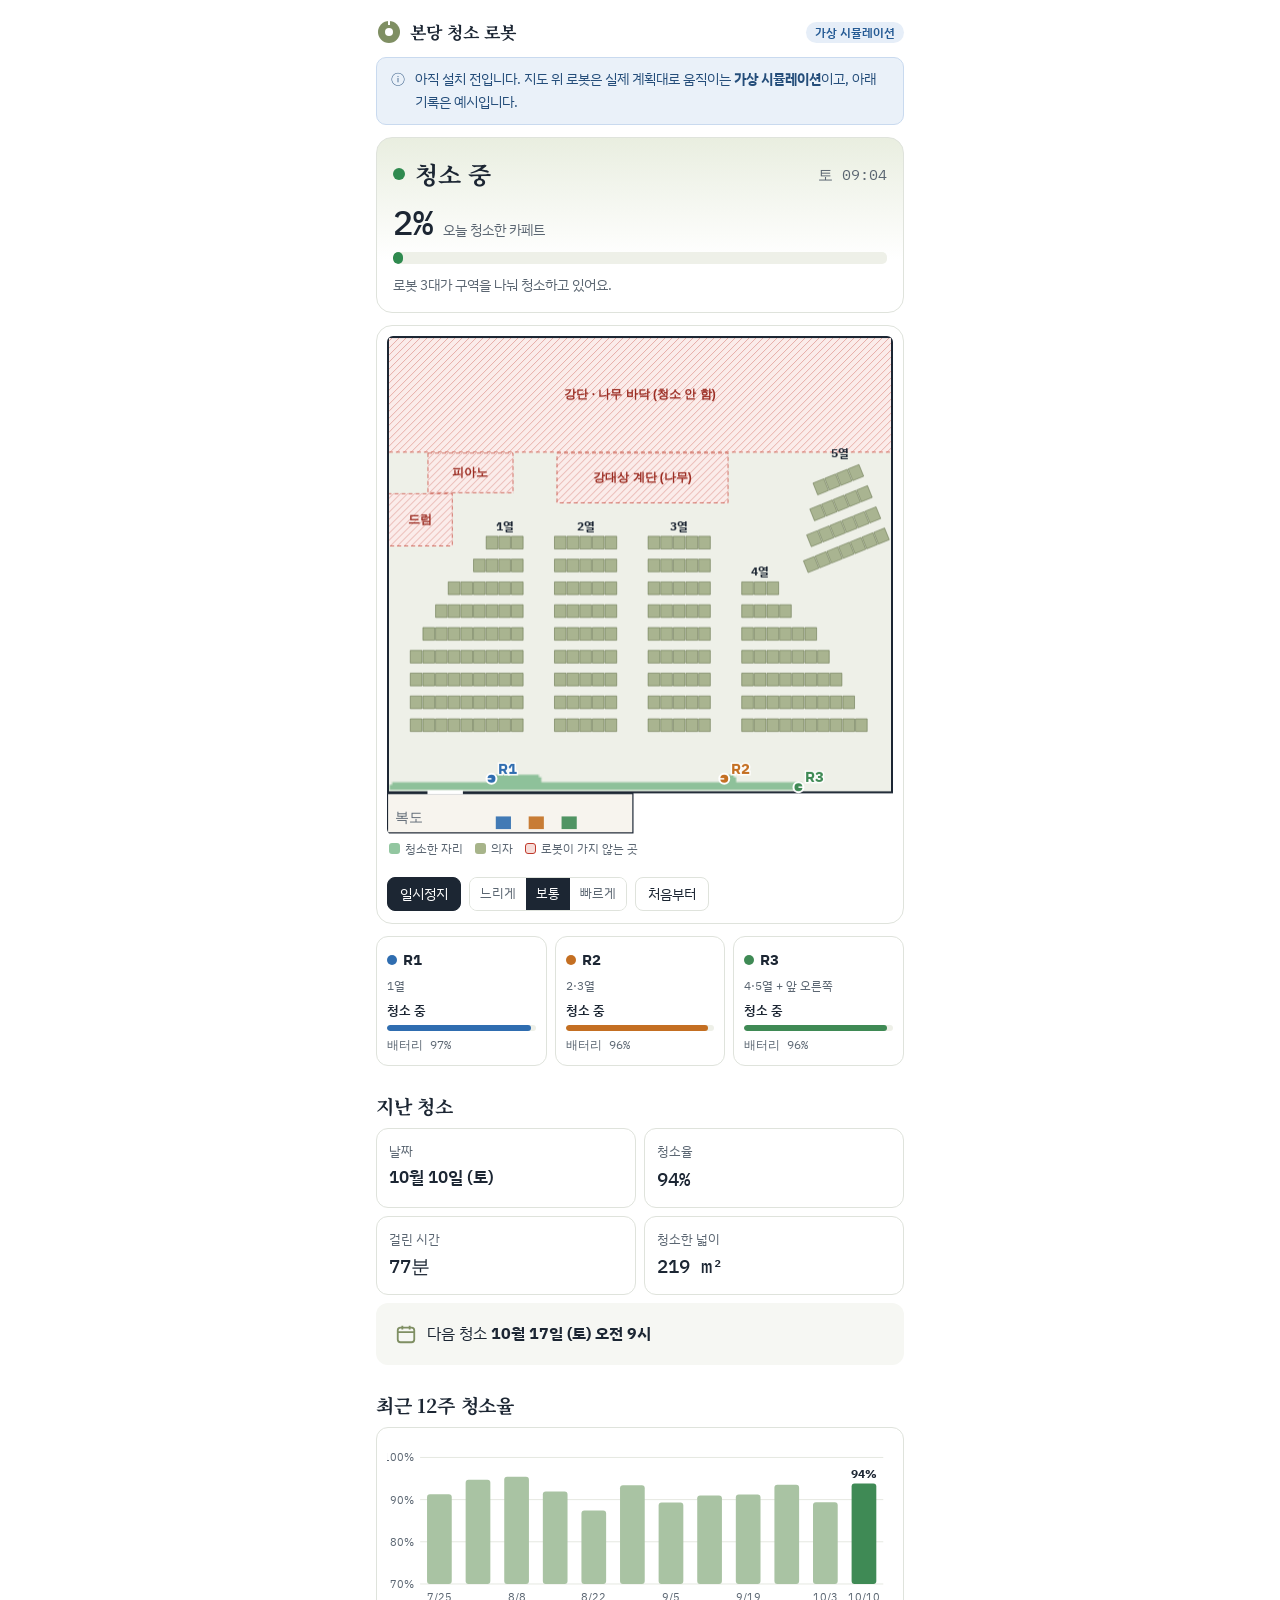
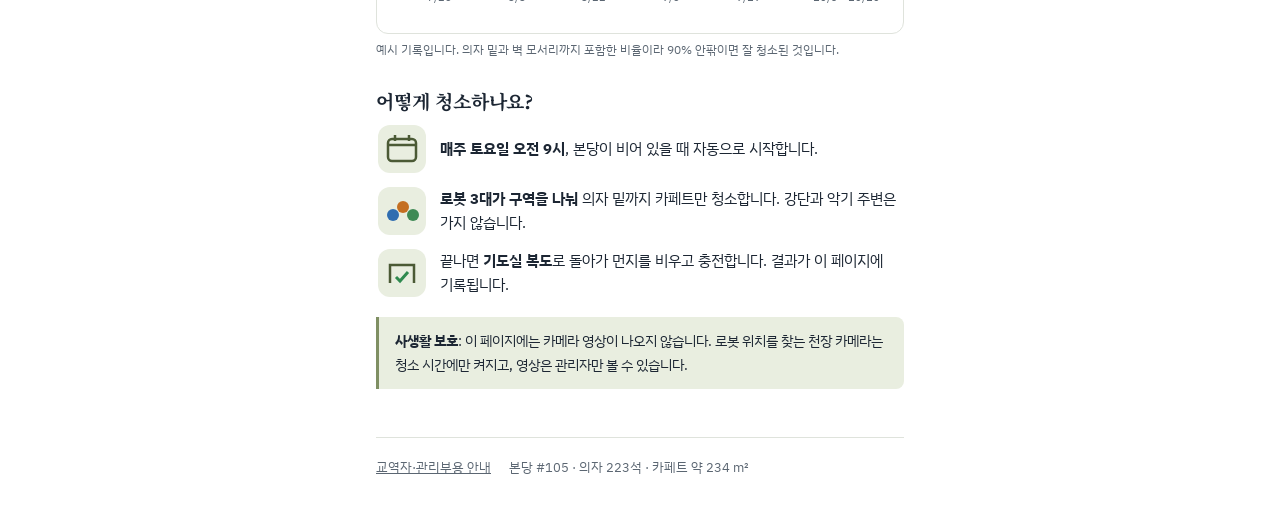
<file: index.html>
<!doctype html>
<html lang="ko">
<head>
<meta charset="utf-8">
<meta name="viewport" content="width=device-width, initial-scale=1, viewport-fit=cover">
<title>본당 청소 로봇</title>
<meta name="description" content="본당 카페트를 로봇 3대가 매주 토요일 청소합니다. 청소 상황과 기록을 확인하세요.">
<meta name="theme-color" content="#ffffff">
<link rel="preconnect" href="https://fonts.googleapis.com">
<link rel="preconnect" href="https://fonts.gstatic.com" crossorigin>
<link rel="stylesheet" href="https://fonts.googleapis.com/css2?family=IBM+Plex+Sans+KR:wght@400;500;600;700&family=IBM+Plex+Mono:wght@400;500&family=Noto+Serif+KR:wght@600;700&display=swap">
<link rel="stylesheet" href="assets/css/site.css">
<style>
  body{font-size:16px}
  .pub{max-width:560px;margin:0 auto;padding-inline:16px;padding-block:12px calc(40px + env(safe-area-inset-bottom,0px))}
  .pubbar{display:flex;align-items:center;gap:10px;padding-block:6px 10px}
  .pubbar .brand{font-size:17px}
  .pubbar .chip{margin-left:auto}
  .now{border:1px solid var(--line);border-radius:16px;padding:16px;display:flex;flex-direction:column;gap:10px;background:linear-gradient(180deg,var(--sage-soft),#fff 70%)}
  .now .row{display:flex;align-items:baseline;gap:10px;flex-wrap:wrap}
  .now .state{font-family:var(--f-display);font-size:24px;font-weight:700;display:flex;align-items:center;gap:10px}
  .pulse{width:12px;height:12px;border-radius:50%;background:var(--good);box-shadow:0 0 0 0 rgba(47,138,79,.5);animation:pl 1.8s infinite}
  .pulse.idle{background:var(--sage);animation:none}
  @keyframes pl{0%{box-shadow:0 0 0 0 rgba(47,138,79,.45)}70%{box-shadow:0 0 0 10px rgba(47,138,79,0)}100%{box-shadow:0 0 0 0 rgba(47,138,79,0)}}
  .now .clock{font-family:var(--f-mono);font-size:15px;color:var(--muted);margin-left:auto}
  .bigpct{font-family:var(--f-mono);font-size:34px;font-weight:500;line-height:1}
  .meter.big{height:12px}
  .mapcard{margin-top:12px;border:1px solid var(--line);border-radius:16px;overflow:hidden;background:#fff}
  .mapwrap{padding:10px 10px 4px}
  .mapwrap canvas{display:block;border-radius:6px;touch-action:pan-y}
  .mapctl{display:flex;align-items:center;gap:8px;padding:8px 10px 12px;flex-wrap:wrap}
  .mapctl .btn{padding:7px 12px}
  .maplegend{display:flex;flex-wrap:wrap;gap:4px 12px;font-size:12px;color:var(--muted);padding:0 12px 10px}
  .maplegend i{display:inline-block;width:11px;height:11px;border-radius:3px;margin-right:5px;vertical-align:-1px}
  .robots{display:grid;grid-template-columns:repeat(3,minmax(0,1fr));gap:8px;margin-top:12px}
  .rb{border:1px solid var(--line);border-radius:12px;padding:10px;display:flex;flex-direction:column;gap:4px;min-width:0}
  .rb b{display:flex;align-items:center;gap:6px;font-size:15px}
  .rb .z{font-size:11.5px;color:var(--muted)}
  .rb .st{font-size:12.5px;font-weight:600}
  .rb .meter{height:6px}
  .rb .bt{font-size:11.5px;color:var(--muted);font-family:var(--f-mono)}
  h2.ps{font-size:19px;margin:28px 0 10px}
  .stats{display:grid;grid-template-columns:1fr 1fr;gap:8px}
  .stat{border:1px solid var(--line);border-radius:12px;padding:12px}
  .stat small{display:block;color:var(--muted);font-size:12.5px}
  .stat b{font-family:var(--f-mono);font-size:19px;font-weight:500}
  .stat b.d{font-family:var(--f-body);font-size:16.5px;font-weight:600}
  .how{display:flex;flex-direction:column;gap:10px}
  .how .s{display:grid;grid-template-columns:52px 1fr;gap:12px;align-items:center}
  .how svg{width:52px;height:52px}
  .how p{margin:0;font-size:14.5px}
  .hist svg{width:100%;height:auto;display:block}
</style>
</head>
<body>
<div class="pub">
  <div class="pubbar">
    <span class="brand">
      <svg width="26" height="26" viewBox="0 0 26 26" aria-hidden="true"><circle cx="13" cy="13" r="11" fill="#7f8f63"/><circle cx="13" cy="13" r="4" fill="#fff"/><path d="M13 2v4" stroke="#fff" stroke-width="2"/></svg>
      본당 청소 로봇
    </span>
    <span class="chip c-info">가상 시뮬레이션</span>
  </div>

  <div class="simbanner" role="note">
    <span aria-hidden="true">ⓘ</span>
    <span>아직 설치 전입니다. 지도 위 로봇은 실제 계획대로 움직이는 <b>가상 시뮬레이션</b>이고, 아래 기록은 예시입니다.</span>
  </div>

  <div class="now" style="margin-top:12px" aria-live="polite">
    <div class="row">
      <span class="state"><span id="pulse" class="pulse"></span><span id="stateText">청소 중</span></span>
      <span class="clock" id="clock">토 09:00</span>
    </div>
    <div class="row">
      <span class="bigpct" id="pct">0%</span>
      <span class="small muted" id="pctLabel">오늘 청소한 카페트</span>
    </div>
    <div class="meter big"><i id="bar" style="width:0%"></i></div>
    <div class="small muted" id="nowSub">로봇 3대가 구역을 나눠 청소하고 있어요.</div>
  </div>

  <div class="mapcard">
    <div class="mapwrap"><canvas id="map" aria-label="본당 지도 위 로봇 위치와 청소한 자리"></canvas></div>
    <div class="maplegend">
      <span><i style="background:#4aa062;opacity:.6"></i>청소한 자리</span>
      <span><i style="background:#a7b48a"></i>의자</span>
      <span><i style="background:#f6dcd8;border:1px solid #c0392b"></i>로봇이 가지 않는 곳</span>
    </div>
    <div class="mapctl">
      <button class="btn pri" id="play" type="button">일시정지</button>
      <div class="seg" role="group" aria-label="재생 속도">
        <button type="button" data-r="30">느리게</button>
        <button type="button" data-r="60" aria-pressed="true">보통</button>
        <button type="button" data-r="150">빠르게</button>
      </div>
      <button class="btn" id="restart" type="button">처음부터</button>
    </div>
  </div>

  <div class="robots" id="robots"></div>

  <h2 class="ps">지난 청소</h2>
  <div class="stats">
    <div class="stat"><small>날짜</small><b class="d" id="lDate">—</b></div>
    <div class="stat"><small>청소율</small><b id="lCov">—</b></div>
    <div class="stat"><small>걸린 시간</small><b id="lRun">—</b></div>
    <div class="stat"><small>청소한 넓이</small><b id="lArea">—</b></div>
  </div>
  <div class="card soft" style="margin-top:8px;display:flex;align-items:center;gap:10px">
    <svg width="22" height="22" viewBox="0 0 24 24" aria-hidden="true"><rect x="3" y="5" width="18" height="16" rx="3" fill="none" stroke="#7f8f63" stroke-width="2"/><path d="M3 10h18M8 3v4M16 3v4" stroke="#7f8f63" stroke-width="2"/></svg>
    <span>다음 청소 <b id="next">—</b></span>
  </div>

  <h2 class="ps">최근 12주 청소율</h2>
  <div class="hist card" style="padding:10px"><svg id="hist" viewBox="0 0 520 190" role="img" aria-label="최근 12주 청소율 막대 그래프"></svg></div>
  <p class="tiny muted" style="margin-top:6px">예시 기록입니다. 의자 밑과 벽 모서리까지 포함한 비율이라 90% 안팎이면 잘 청소된 것입니다.</p>

  <h2 class="ps">어떻게 청소하나요?</h2>
  <div class="how">
    <div class="s">
      <svg viewBox="0 0 52 52" aria-hidden="true"><rect x="2" y="2" width="48" height="48" rx="12" fill="#e9eee0"/><rect x="12" y="16" width="28" height="22" rx="4" fill="none" stroke="#4b5a35" stroke-width="2.5"/><path d="M12 22h28M19 12v6M33 12v6" stroke="#4b5a35" stroke-width="2.5"/></svg>
      <p><b>매주 토요일 오전 9시</b>, 본당이 비어 있을 때 자동으로 시작합니다.</p>
    </div>
    <div class="s">
      <svg viewBox="0 0 52 52" aria-hidden="true"><rect x="2" y="2" width="48" height="48" rx="12" fill="#e9eee0"/><circle cx="17" cy="30" r="6" fill="#2f6db0"/><circle cx="27" cy="22" r="6" fill="#c46f22"/><circle cx="37" cy="30" r="6" fill="#3f8a55"/></svg>
      <p><b>로봇 3대가 구역을 나눠</b> 의자 밑까지 카페트만 청소합니다. 강단과 악기 주변은 가지 않습니다.</p>
    </div>
    <div class="s">
      <svg viewBox="0 0 52 52" aria-hidden="true"><rect x="2" y="2" width="48" height="48" rx="12" fill="#e9eee0"/><path d="M14 36V18h24v18" fill="none" stroke="#4b5a35" stroke-width="2.5"/><path d="M20 30l4 4 8-9" fill="none" stroke="#2f8a4f" stroke-width="3"/></svg>
      <p>끝나면 <b>기도실 복도</b>로 돌아가 먼지를 비우고 충전합니다. 결과가 이 페이지에 기록됩니다.</p>
    </div>
  </div>

  <div class="callout sage" style="margin-top:18px;font-size:14px">
    <b>사생활 보호</b>: 이 페이지에는 카메라 영상이 나오지 않습니다. 로봇 위치를 찾는 천장 카메라는 청소 시간에만 켜지고, 영상은 관리자만 볼 수 있습니다.
  </div>

  <footer class="foot">
    <a href="overview.html">교역자·관리부용 안내</a>
    <span>본당 #105 · 의자 223석 · 카페트 약 234 m²</span>
  </footer>
</div>

<script src="assets/js/layout.js"></script>
<script src="assets/js/sim.js"></script>
<script>
(function(){
  "use strict";
  const FALLBACK_STATUS={"sample":true,"last":{"date":"2026-10-10","runtime_min":77,"coverage":0.938,"area_m2":219},"next":{"date":"2026-10-17","time":"09:00"}};
  const FALLBACK_HIST={"runs":[["2026-07-25",.93],["2026-08-01",.95],["2026-08-08",.91],["2026-08-15",.94],["2026-08-22",.874],["2026-08-29",.92],["2026-09-05",.95],["2026-09-12",.93],["2026-09-19",.9],["2026-09-26",.95],["2026-10-03",.91],["2026-10-10",.938]].map(([d,c])=>({date:d,coverage:c,runtime_min:72}))};
  const DOW=["일","월","화","수","목","금","토"];
  function korDate(iso,withDow){const d=new Date(iso+"T12:00:00");return (d.getMonth()+1)+"월 "+d.getDate()+"일"+(withDow?" ("+DOW[d.getDay()]+")":"");}
  function korTime(t){const [h,m]=t.split(":").map(Number);return (h<12?"오전 ":"오후 ")+((h%12)||12)+"시"+(m?" "+m+"분":"");}

  // 시뮬레이션
  const sim=new CleaningSim();
  const view=new SimView(document.getElementById("map"),sim,{zones:false});
  const $=id=>document.getElementById(id);
  const robotsEl=$("robots");
  robotsEl.innerHTML=sim.robots.map(r=>`<div class="rb"><b><span class="dot" style="background:${r.color}"></span>${r.id}</b><span class="z">${r.def.zoneName}</span><span class="st" id="st${r.id}">—</span><div class="meter"><i id="bt${r.id}" style="width:100%;background:${r.color}"></i></div><span class="bt" id="btt${r.id}">배터리 100%</span></div>`).join("");
  const player=new SimPlayer(sim,view,{rate:60,autoplay:true,loop:true,loopPause:7,reduceToEnd:true,onTick:tick});
  const ST=SimUtil.STATE_KO;
  function tick(){
    const c=sim.coverage(),pct=Math.round(c*100);
    $("pct").textContent=pct+"%"; $("bar").style.width=pct+"%";
    $("clock").textContent="토 "+sim.clock();
    let state="청소 중",sub="로봇 3대가 구역을 나눠 청소하고 있어요.",live=true;
    if(sim.phase==="done"){state="청소 끝";sub="모두 도크로 돌아가 충전 중입니다. "+sim.summary.runtimeMin+"분 걸렸어요.";live=false;}
    else if(sim.phase==="ready"){state="시작 전";live=false;}
    else if(sim.robots.some(r=>r.state==="returning"||r.state==="emptying")) sub="청소를 마친 로봇이 복도로 돌아가고 있어요.";
    else if(sim.robots.some(r=>r.state==="helping")) sub="먼저 끝난 로봇이 다른 구역을 돕고 있어요.";
    else if(sim.robots.some(r=>r.state==="waiting")) sub="문은 한 번에 1대씩 지나가요. 차례를 기다리는 중입니다.";
    if(sim.stopped) state="멈춤";
    $("stateText").textContent=state; $("nowSub").textContent=sub;
    $("pulse").className="pulse"+(live?"":" idle");
    sim.robots.forEach(r=>{
      $("st"+r.id).textContent=ST[r.state]||r.state;
      $("bt"+r.id).style.width=Math.round(r.battery)+"%";
      $("btt"+r.id).textContent="배터리 "+Math.round(r.battery)+"%";
    });
  }
  const playBtn=$("play");
  playBtn.addEventListener("click",()=>{player.playing=!player.playing;playBtn.textContent=player.playing?"일시정지":"재생";});
  document.querySelectorAll(".seg button").forEach(b=>b.addEventListener("click",()=>{
    document.querySelectorAll(".seg button").forEach(x=>x.setAttribute("aria-pressed","false"));
    b.setAttribute("aria-pressed","true"); player.rate=+b.dataset.r;
  }));
  $("restart").addEventListener("click",()=>{sim.reset();sim.start();player.playing=true;playBtn.textContent="일시정지";});
  if(!player.playing) playBtn.textContent="재생";

  // 기록
  function showStatus(s){
    $("lDate").textContent=korDate(s.last.date,true);
    $("lCov").textContent=Math.round(s.last.coverage*100)+"%";
    $("lRun").textContent=s.last.runtime_min+"분";
    $("lArea").textContent=(s.last.area_m2||"—")+" m²";
    $("next").textContent=korDate(s.next.date,true)+" "+korTime(s.next.time);
  }
  function showHist(hd){
    const runs=hd.runs.slice(-12),svg=$("hist"),NS="http://www.w3.org/2000/svg";
    svg.innerHTML="";
    const E=(t,a,x)=>{const e=document.createElementNS(NS,t);for(const k in a)e.setAttribute(k,a[k]);if(x!=null)e.textContent=x;svg.appendChild(e);return e;};
    const x0=34,y0=20,w=476,h=130,lo=.7,hi=1;
    [.7,.8,.9,1].forEach(v=>{const y=y0+h-(v-lo)/(hi-lo)*h;E("line",{x1:x0,y1:y,x2:x0+w,y2:y,stroke:"#e5e8e1"});E("text",{x:x0-6,y:y+4,"text-anchor":"end","font-size":11,fill:"#5b6672"},Math.round(v*100)+"%");});
    const bw=w/runs.length;
    runs.forEach((r,i)=>{
      const v=Math.max(lo,r.coverage),bh=(v-lo)/(hi-lo)*h,x=x0+i*bw+bw*.18,last=i===runs.length-1;
      E("rect",{x,y:y0+h-bh,width:bw*.64,height:bh,rx:3,fill:last?"#3f8a55":"#a9c3a3"});
      if(last) E("text",{x:x+bw*.32,y:y0+h-bh-6,"text-anchor":"middle","font-size":12,"font-weight":700,fill:"#1c2633"},Math.round(r.coverage*100)+"%");
      if(i%2===runs.length%2||last){const d=new Date(r.date+"T12:00:00");E("text",{x:x+bw*.32,y:y0+h+18,"text-anchor":"middle","font-size":11,fill:"#5b6672"},(d.getMonth()+1)+"/"+d.getDate());}
    });
  }
  showStatus(FALLBACK_STATUS); showHist(FALLBACK_HIST);
  // 엣지 서버가 연결되면 API_BASE에 공개 API 주소를 넣습니다 (예: "https://cleaning-api.example.org"). 비어 있으면 저장소의 data/*.json을 씁니다.
  const API_BASE="";
  const src=p=>API_BASE?API_BASE+"/public/"+p:"data/"+p+".json";
  fetch(src("status"),{cache:"no-store"}).then(r=>r.ok?r.json():null).then(s=>{if(s&&s.last)showStatus(s);}).catch(()=>{});
  fetch(src("history"),{cache:"no-store"}).then(r=>r.ok?r.json():null).then(h=>{if(h&&h.runs)showHist(h);}).catch(()=>{});
})();
</script>
</body>
</html>
</file>
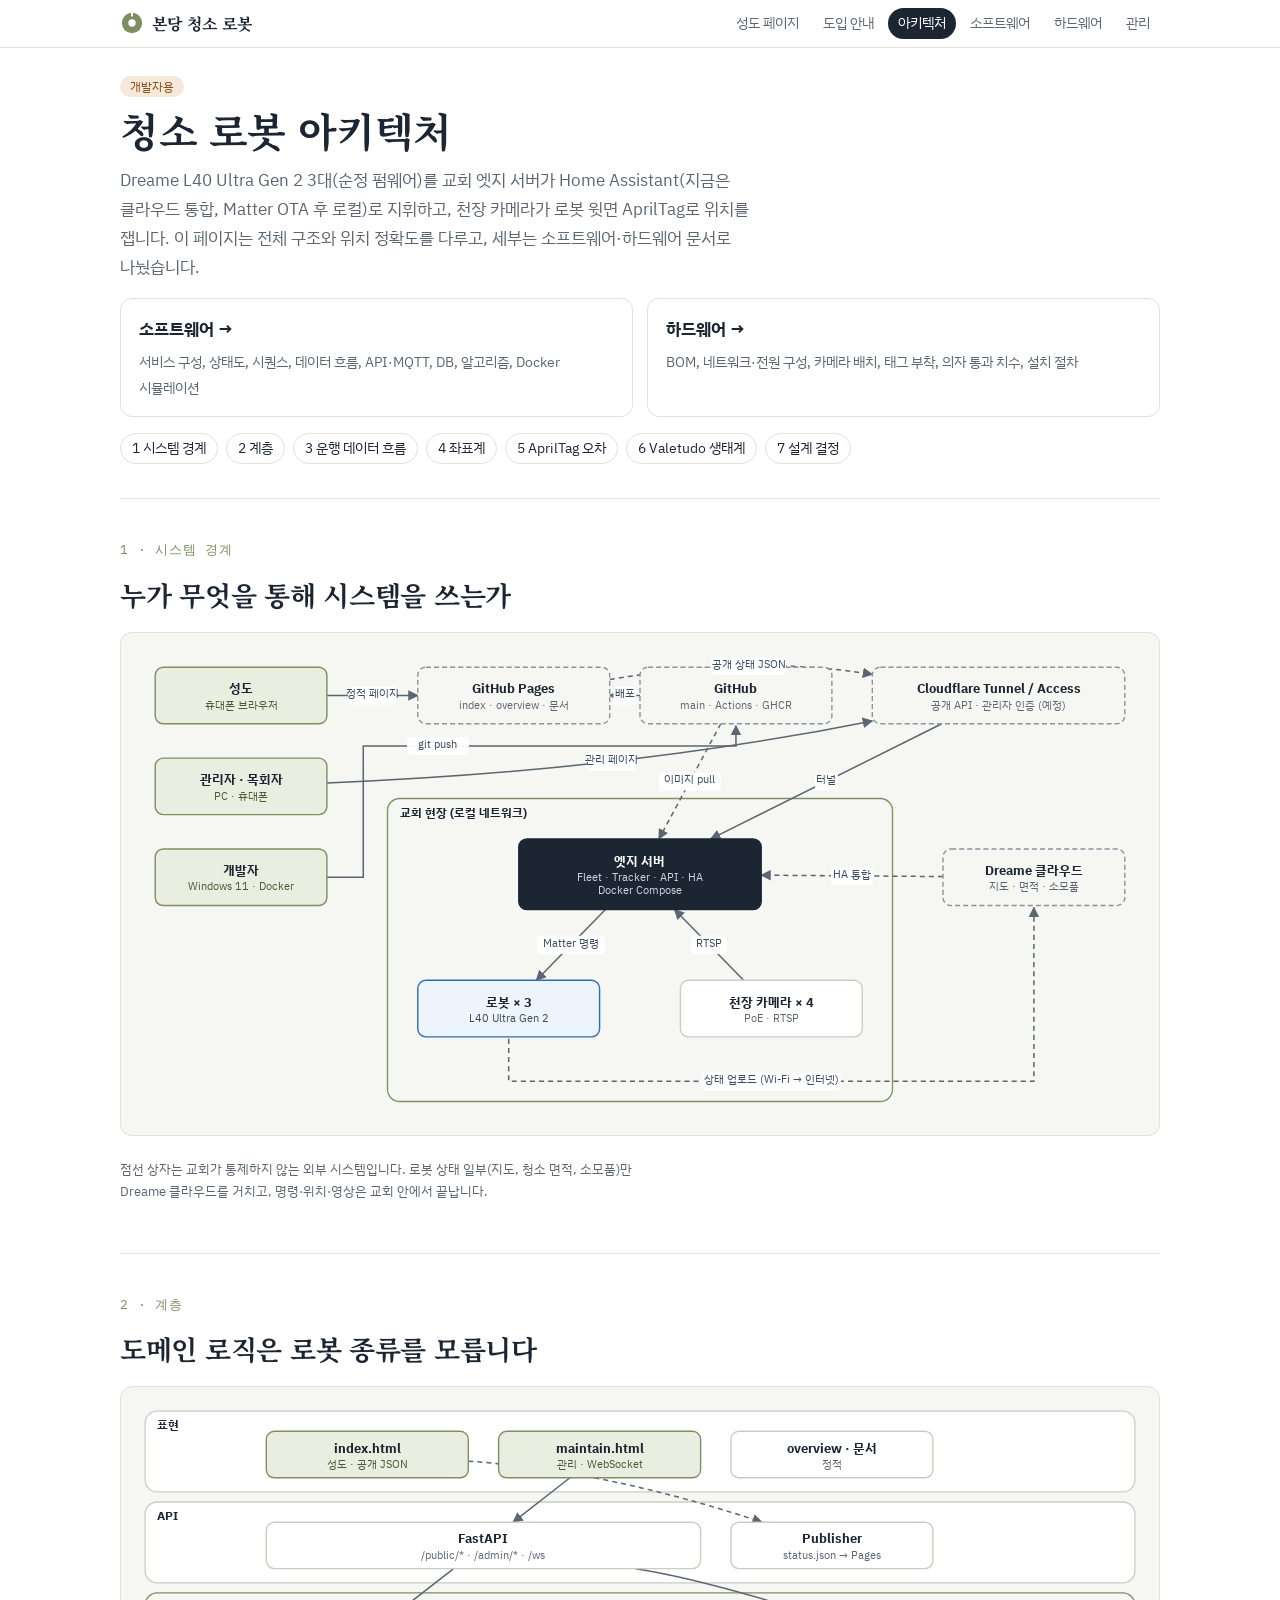
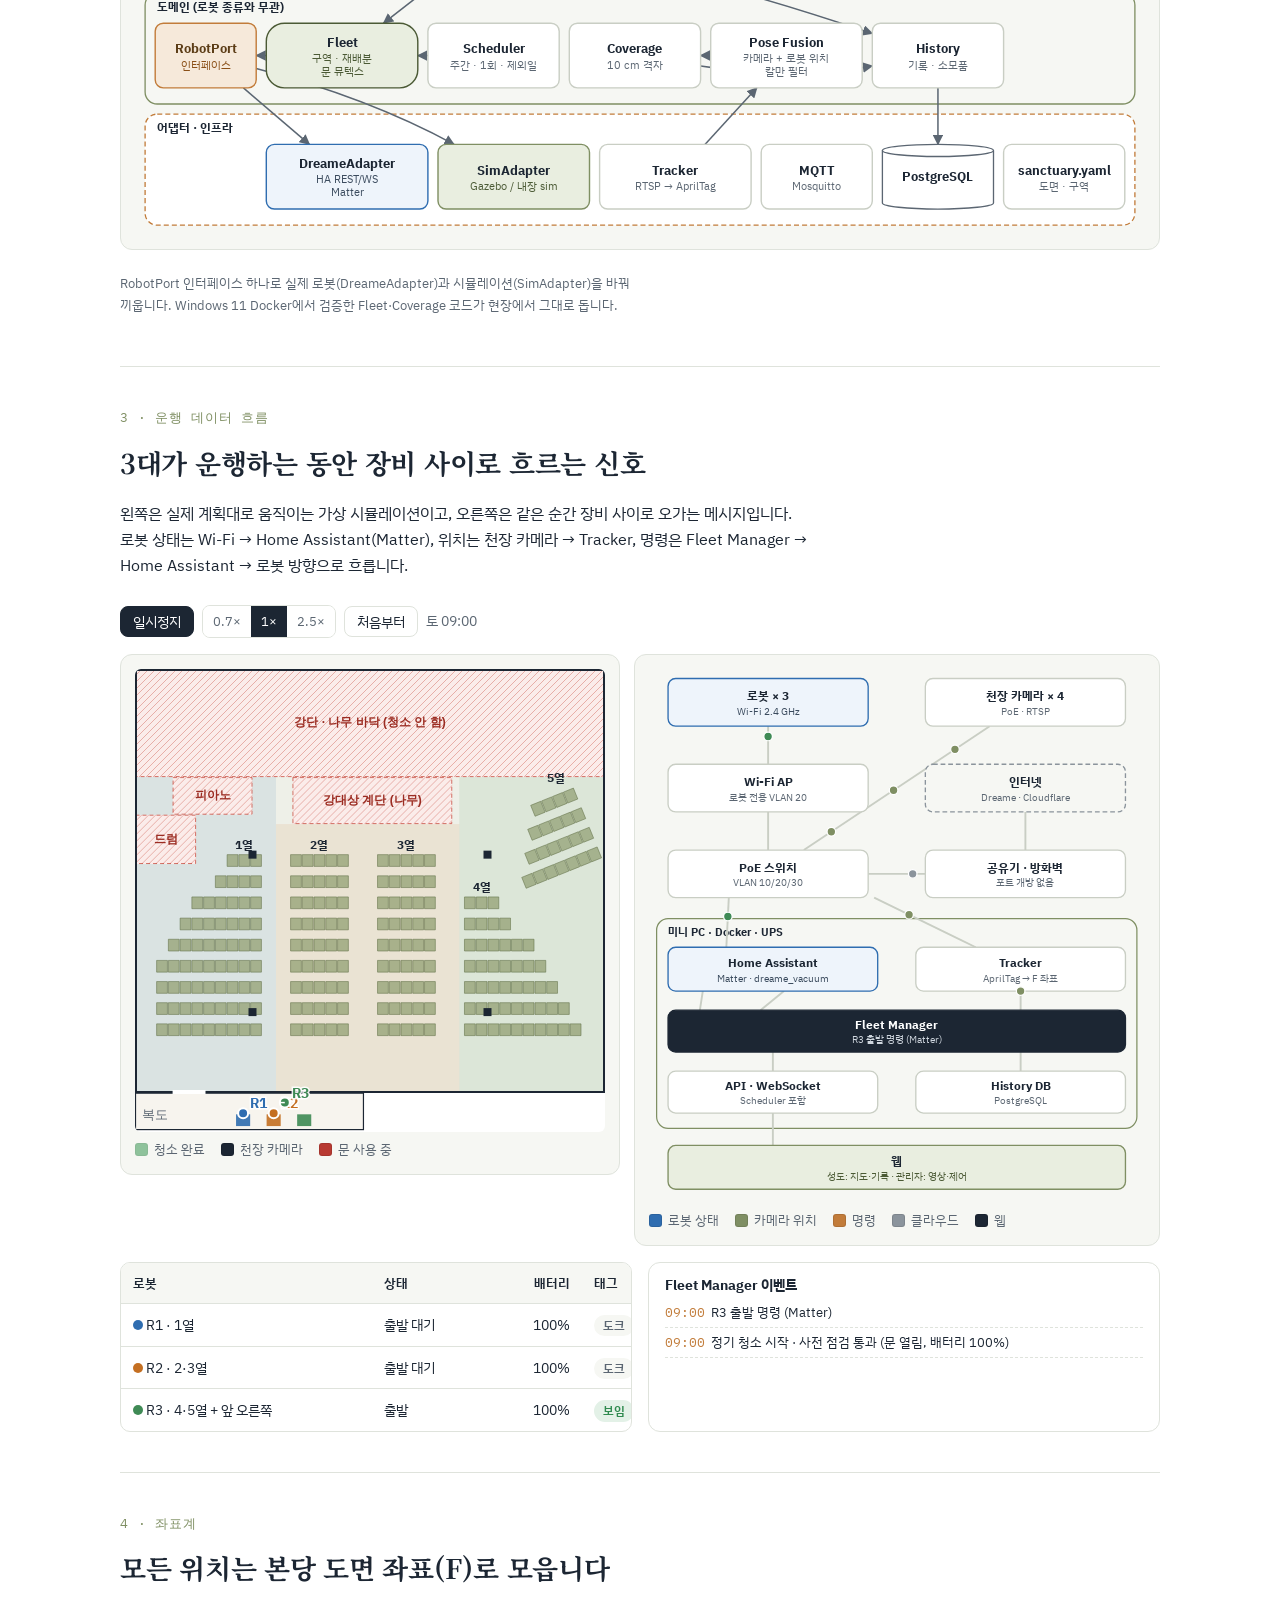
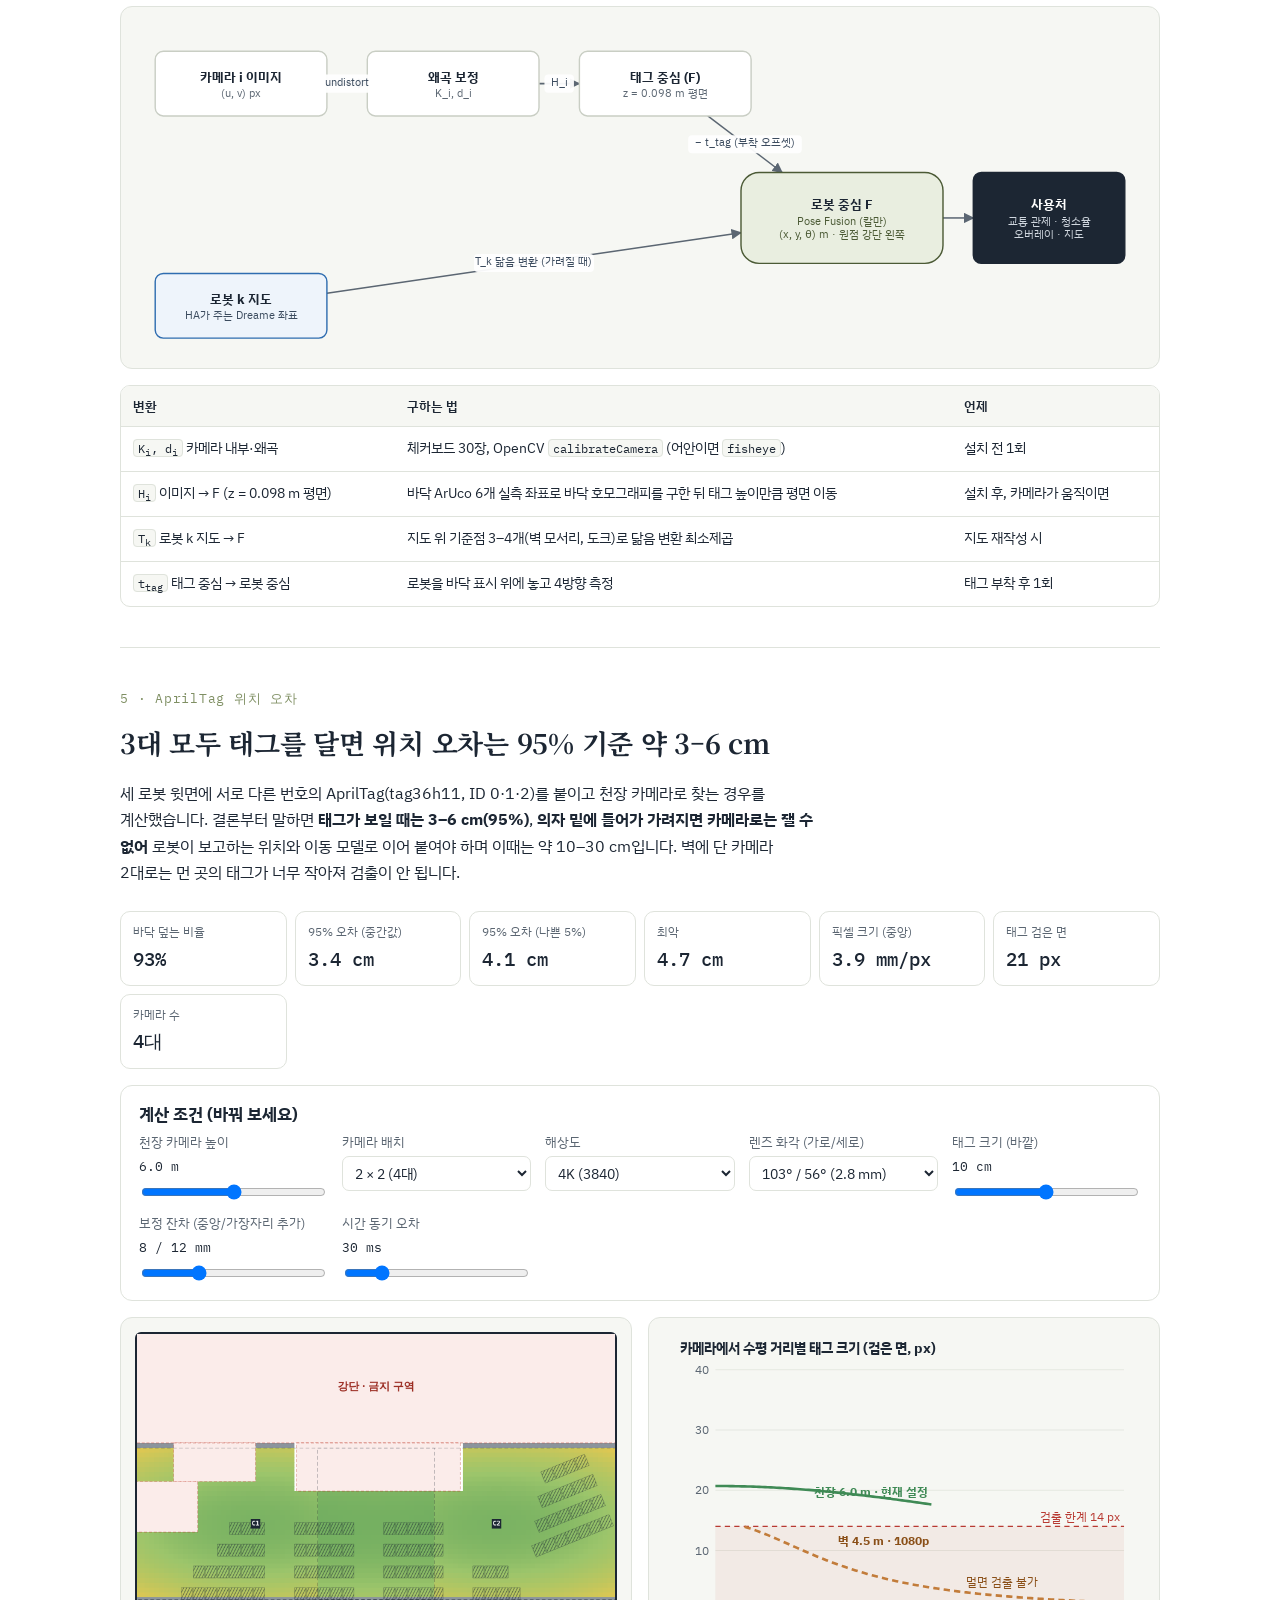
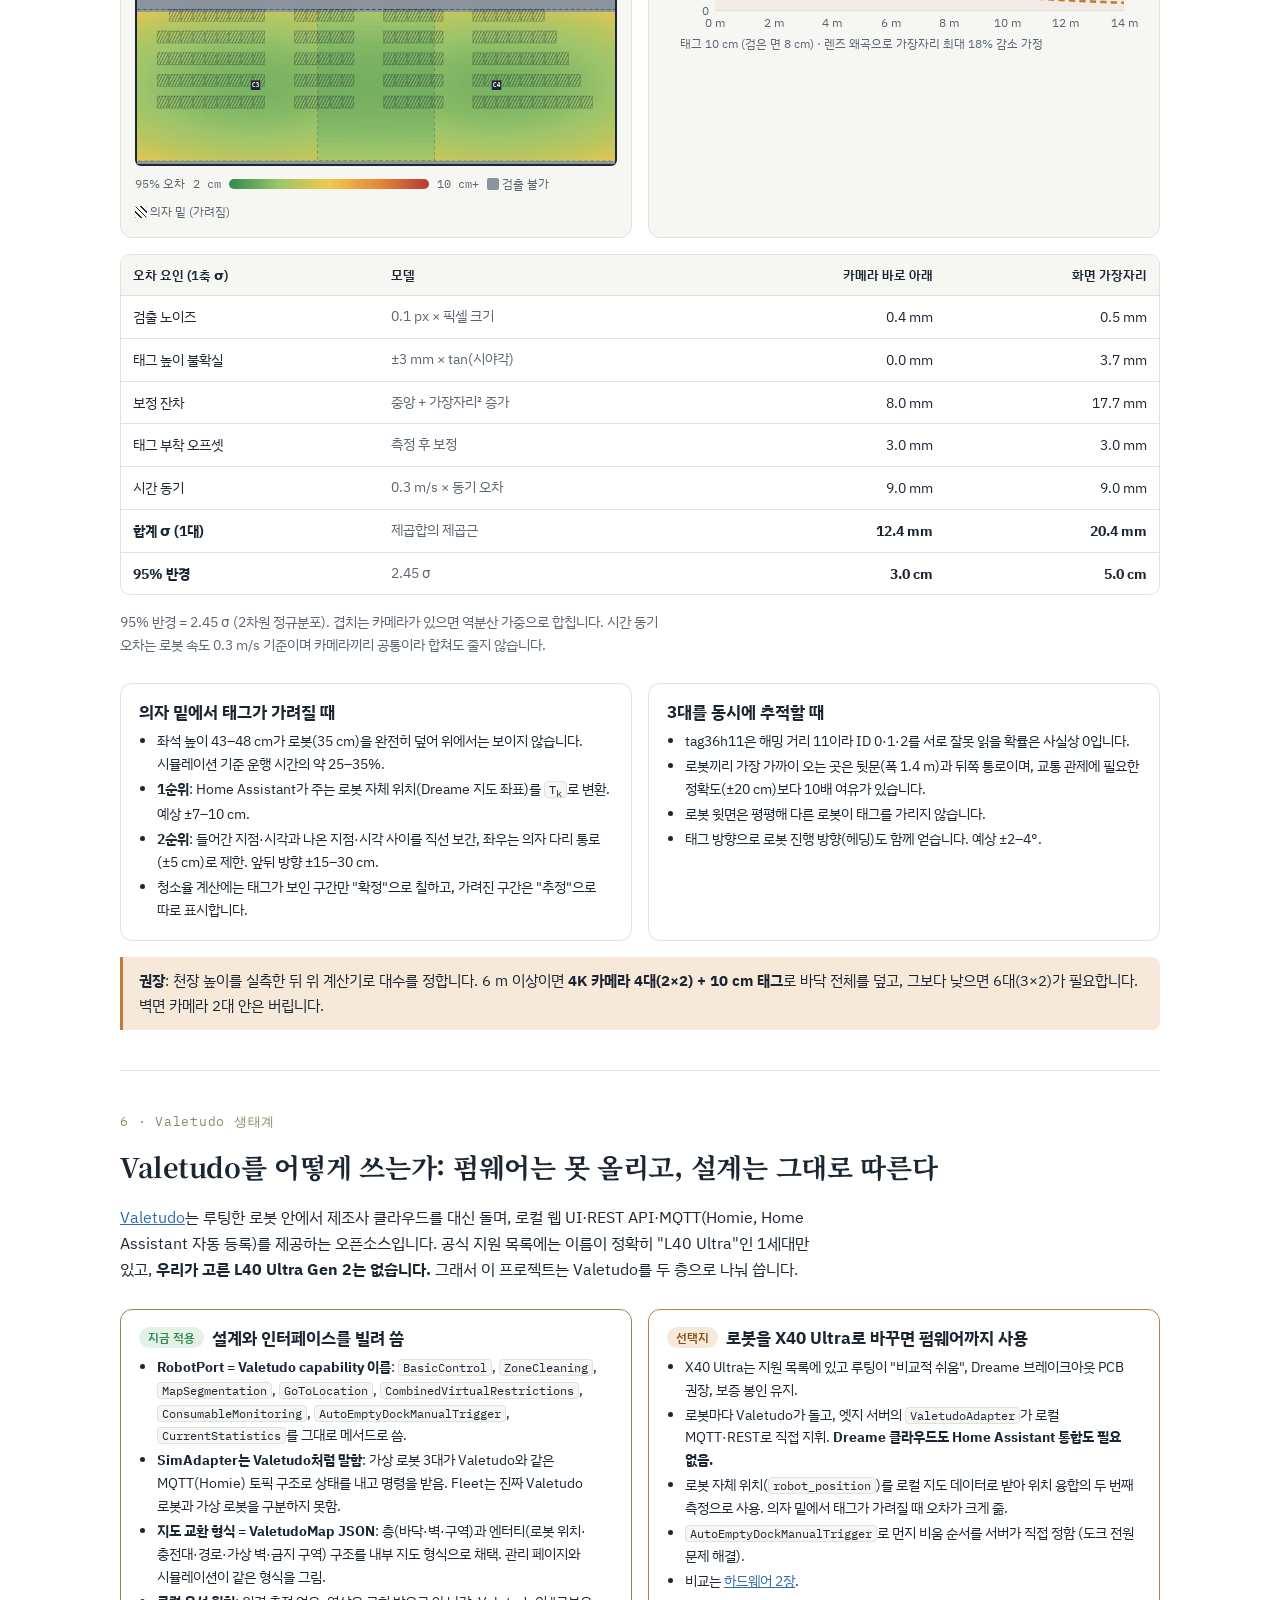
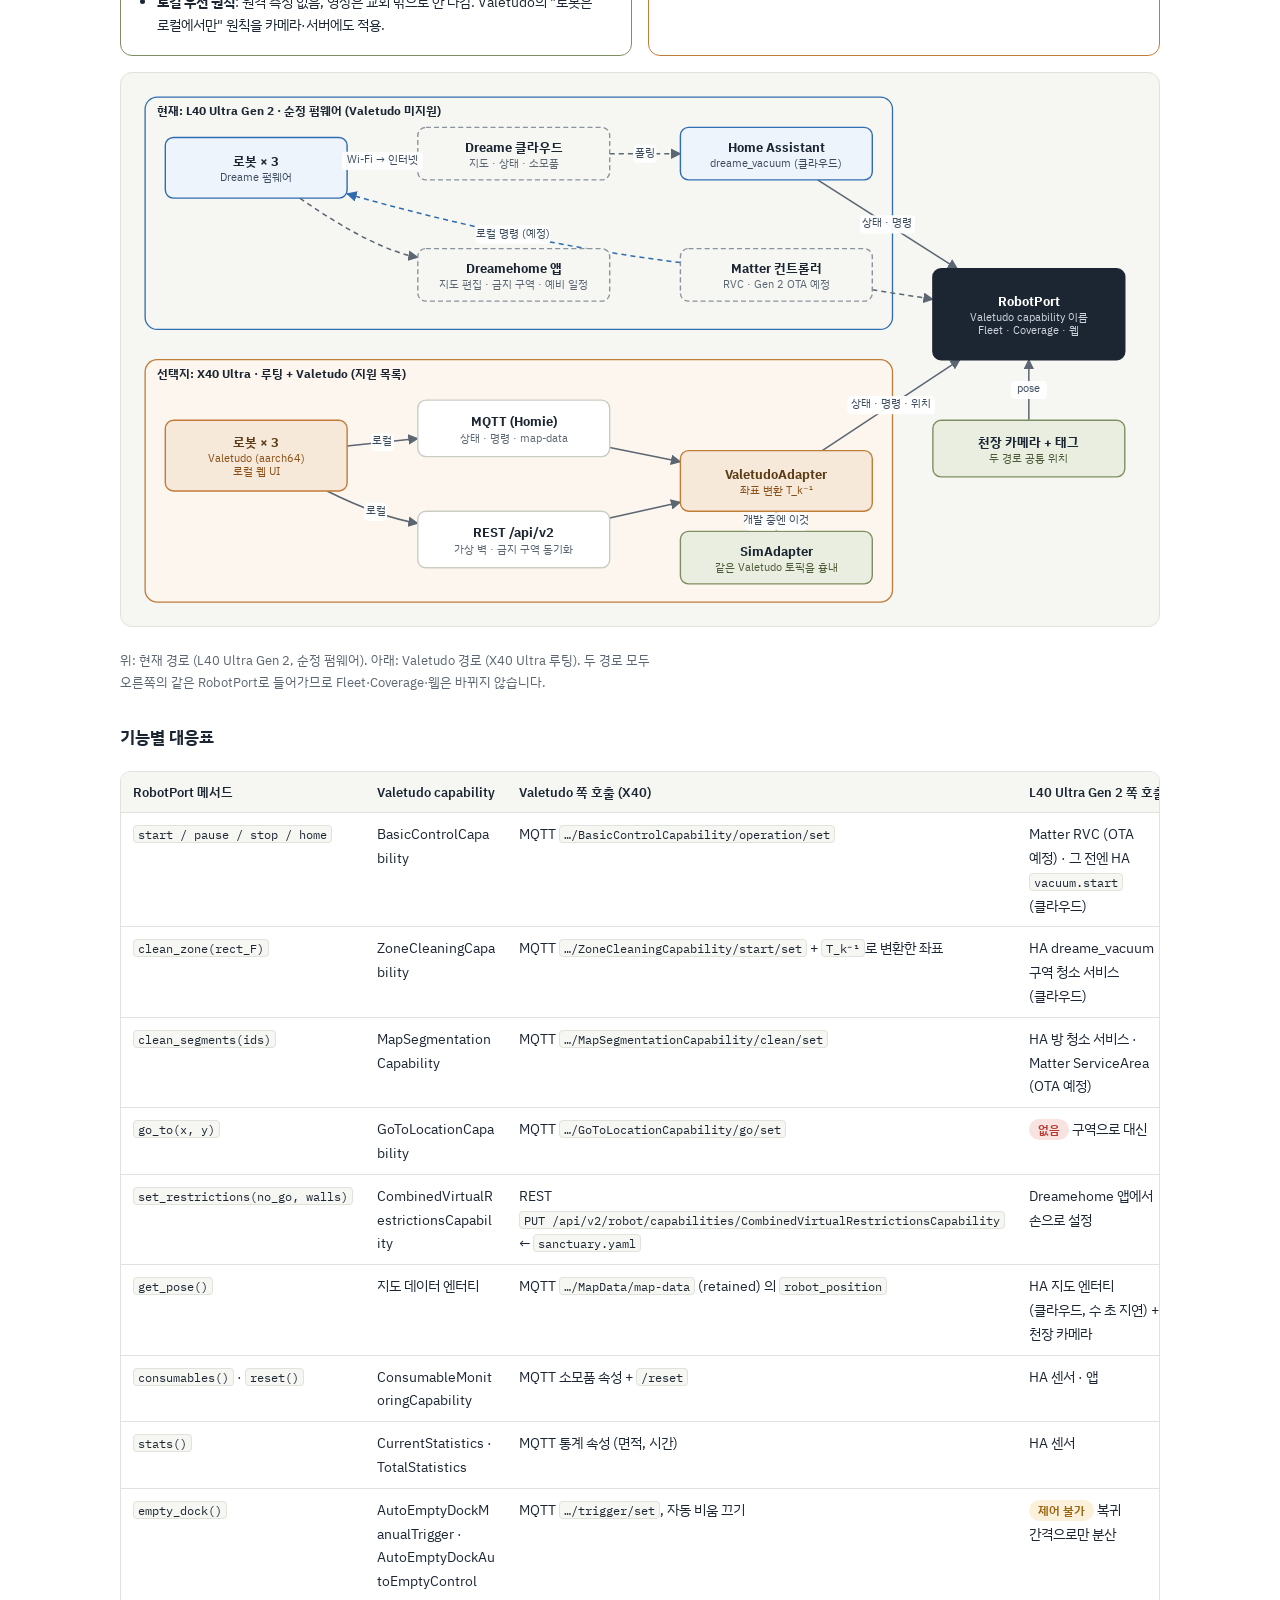
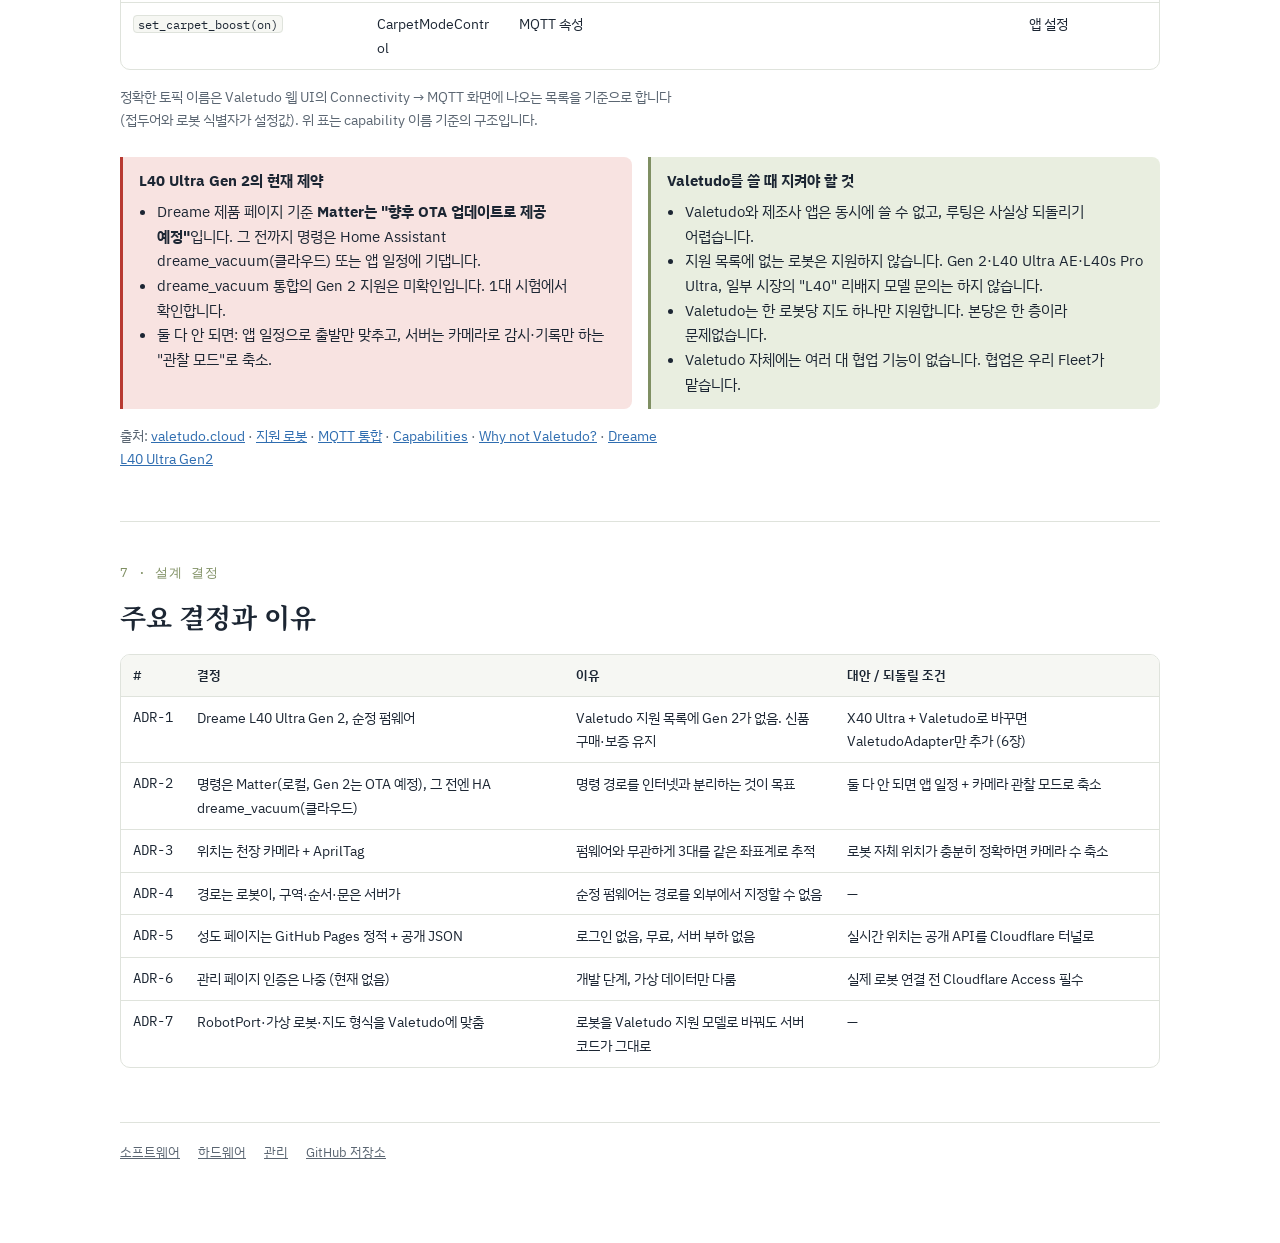
<file: architecture.html>
<!doctype html>
<html lang="ko">
<head>
<meta charset="utf-8">
<meta name="viewport" content="width=device-width, initial-scale=1, viewport-fit=cover">
<title>청소 로봇 아키텍처</title>
<meta name="description" content="본당 청소 로봇 시스템 아키텍처: 시스템 경계, 계층, 운행 데이터 흐름, 좌표계, AprilTag 위치 오차 분석">
<link rel="preconnect" href="https://fonts.googleapis.com">
<link rel="preconnect" href="https://fonts.gstatic.com" crossorigin>
<link rel="stylesheet" href="https://fonts.googleapis.com/css2?family=IBM+Plex+Sans+KR:wght@400;500;600;700&family=IBM+Plex+Mono:wght@400;500&family=Noto+Serif+KR:wght@600;700&display=swap">
<link rel="stylesheet" href="assets/css/site.css">
<style>
  .doclinks{display:grid;grid-template-columns:repeat(auto-fit,minmax(260px,1fr));gap:14px}
  .doclinks a{display:block;text-decoration:none;color:inherit;border:1px solid var(--line);border-radius:12px;padding:16px 18px;background:#fff}
  .doclinks a:hover{border-color:var(--sage);background:var(--sage-soft)}
  .doclinks b{font-size:17px;display:block;margin-bottom:4px}
  .flowgrid{display:grid;grid-template-columns:minmax(0,1fr) minmax(0,1.05fr);gap:14px;align-items:start}
  @media (max-width:820px){.flowgrid{grid-template-columns:1fr}}
  .flowgrid canvas{display:block;border-radius:6px}
  .log{list-style:none;margin:0;padding:0;font-size:13px;display:flex;flex-direction:column;gap:3px;max-height:220px;overflow:auto}
  .log li{border-bottom:1px dashed var(--line);padding-bottom:3px}
  .log .mono{color:var(--oak);margin-right:6px}
  .calc{display:grid;grid-template-columns:repeat(auto-fit,minmax(170px,1fr));gap:10px 14px}
  .calc label.f output{font-family:var(--f-mono);color:var(--ink);font-size:13px}
  .heat{position:relative}
  .heat canvas{display:block;width:100%;height:auto;border-radius:6px;image-rendering:auto}
  .scale{display:flex;align-items:center;gap:8px;font-size:12px;color:var(--muted);flex-wrap:wrap}
  .scale .bar{height:10px;width:200px;border-radius:5px;background:linear-gradient(90deg,#2f8a4f,#9cc56b,#f1c84b,#e48a3a,#b83a32)}
  .kpis{display:grid;grid-template-columns:repeat(auto-fit,minmax(150px,1fr));gap:8px}
  .kpi{border:1px solid var(--line);border-radius:10px;padding:10px 12px;background:#fff}
  .kpi small{display:block;color:var(--muted);font-size:12px}
  .kpi b{font-family:var(--f-mono);font-size:19px;font-weight:500}
  td.mono{white-space:nowrap}
  #valetudo td code{white-space:nowrap}
</style>
</head>
<body>
<header class="topnav"><div class="in">
  <a class="brand" href="index.html"><svg width="24" height="24" viewBox="0 0 26 26" aria-hidden="true"><circle cx="13" cy="13" r="11" fill="#7f8f63"/><circle cx="13" cy="13" r="4" fill="#fff"/><path d="M13 2v4" stroke="#fff" stroke-width="2"/></svg>본당 청소 로봇</a>
  <nav aria-label="페이지">
    <a href="index.html">성도 페이지</a>
    <a href="overview.html">도입 안내</a>
    <a href="architecture.html" aria-current="page">아키텍처</a>
    <a href="software.html">소프트웨어</a>
    <a href="hardware.html">하드웨어</a>
    <a href="maintain.html">관리</a>
  </nav>
</div></header>

<main class="wrap">
  <span class="audience">개발자용</span>
  <h1>청소 로봇 아키텍처</h1>
  <p class="lede">Dreame L40 Ultra Gen 2 3대(순정 펌웨어)를 교회 엣지 서버가 Home Assistant(지금은 클라우드 통합, Matter OTA 후 로컬)로 지휘하고, 천장 카메라가 로봇 윗면 AprilTag로 위치를 잽니다. 이 페이지는 전체 구조와 위치 정확도를 다루고, 세부는 소프트웨어·하드웨어 문서로 나눴습니다.</p>
  <div class="doclinks" style="margin-top:16px">
    <a href="software.html"><b>소프트웨어 →</b><span class="small muted">서비스 구성, 상태도, 시퀀스, 데이터 흐름, API·MQTT, DB, 알고리즘, Docker 시뮬레이션</span></a>
    <a href="hardware.html"><b>하드웨어 →</b><span class="small muted">BOM, 네트워크·전원 구성, 카메라 배치, 태그 부착, 의자 통과 치수, 설치 절차</span></a>
  </div>
  <nav class="toc" aria-label="목차">
    <a href="#context">1 시스템 경계</a><a href="#layers">2 계층</a><a href="#flow">3 운행 데이터 흐름</a><a href="#frames">4 좌표계</a><a href="#tag">5 AprilTag 오차</a><a href="#valetudo">6 Valetudo 생태계</a><a href="#adr">7 설계 결정</a>
  </nav>

  <section class="sec" id="context">
    <div class="secnum">1 · 시스템 경계</div>
    <h2>누가 무엇을 통해 시스템을 쓰는가</h2>
    <div class="fig wide"><svg id="dContext" viewBox="0 0 1000 470" role="img" aria-label="시스템 컨텍스트 다이어그램"></svg></div>
    <p class="cap">점선 상자는 교회가 통제하지 않는 외부 시스템입니다. 로봇 상태 일부(지도, 청소 면적, 소모품)만 Dreame 클라우드를 거치고, 명령·위치·영상은 교회 안에서 끝납니다.</p>
  </section>

  <section class="sec" id="layers">
    <div class="secnum">2 · 계층</div>
    <h2>도메인 로직은 로봇 종류를 모릅니다</h2>
    <div class="fig wide"><svg id="dLayers" viewBox="0 0 1000 430" role="img" aria-label="계층 아키텍처"></svg></div>
    <p class="cap">RobotPort 인터페이스 하나로 실제 로봇(DreameAdapter)과 시뮬레이션(SimAdapter)을 바꿔 끼웁니다. Windows 11 Docker에서 검증한 Fleet·Coverage 코드가 현장에서 그대로 돕니다.</p>
  </section>

  <section class="sec" id="flow">
    <div class="secnum">3 · 운행 데이터 흐름</div>
    <h2>3대가 운행하는 동안 장비 사이로 흐르는 신호</h2>
    <p>왼쪽은 실제 계획대로 움직이는 가상 시뮬레이션이고, 오른쪽은 같은 순간 장비 사이로 오가는 메시지입니다. 로봇 상태는 Wi-Fi → Home Assistant(Matter), 위치는 천장 카메라 → Tracker, 명령은 Fleet Manager → Home Assistant → 로봇 방향으로 흐릅니다.</p>
    <div class="btnrow">
      <button class="btn pri" id="fPlay" type="button">일시정지</button>
      <div class="seg" role="group" aria-label="속도"><button type="button" data-r="40">0.7×</button><button type="button" data-r="60" aria-pressed="true">1×</button><button type="button" data-r="150">2.5×</button></div>
      <button class="btn" id="fReset" type="button">처음부터</button>
      <span class="small muted" id="fClock">09:00</span>
    </div>
    <div class="flowgrid">
      <div class="fig"><canvas id="fMap"></canvas><div class="legend" style="margin-top:6px"><span><i style="background:#4aa062;opacity:.6"></i>청소 완료</span><span><i style="background:#1c2633"></i>천장 카메라</span><span><i style="background:#b83a32"></i>문 사용 중</span></div></div>
      <div class="fig"><svg id="dHw" viewBox="0 0 520 560" role="img" aria-label="하드웨어와 지휘 시스템 데이터 흐름"></svg>
        <div class="legend" style="margin-top:6px"><span><i style="background:#2f6db0"></i>로봇 상태</span><span><i style="background:#7f8f63"></i>카메라 위치</span><span><i style="background:#c27c3a"></i>명령</span><span><i style="background:#8b949c"></i>클라우드</span><span><i style="background:#1c2633"></i>웹</span></div>
      </div>
    </div>
    <div class="grid2">
      <div class="tbl"><table><thead><tr><th>로봇</th><th>상태</th><th class="r">배터리</th><th>태그</th></tr></thead><tbody id="fTable"></tbody></table></div>
      <div class="card" style="padding:12px 16px"><h3 style="font-size:14px">Fleet Manager 이벤트</h3><ol class="log" id="fLog"></ol></div>
    </div>
  </section>

  <section class="sec" id="frames">
    <div class="secnum">4 · 좌표계</div>
    <h2>모든 위치는 본당 도면 좌표(F)로 모읍니다</h2>
    <div class="fig wide"><svg id="dFrames" viewBox="0 0 1000 330" role="img" aria-label="좌표계 변환"></svg></div>
    <div class="tbl"><table>
      <thead><tr><th>변환</th><th>구하는 법</th><th>언제</th></tr></thead>
      <tbody>
        <tr><td><code>K<sub>i</sub>, d<sub>i</sub></code> 카메라 내부·왜곡</td><td>체커보드 30장, OpenCV <code>calibrateCamera</code> (어안이면 <code>fisheye</code>)</td><td>설치 전 1회</td></tr>
        <tr><td><code>H<sub>i</sub></code> 이미지 → F (z = 0.098 m 평면)</td><td>바닥 ArUco 6개 실측 좌표로 바닥 호모그래피를 구한 뒤 태그 높이만큼 평면 이동</td><td>설치 후, 카메라가 움직이면</td></tr>
        <tr><td><code>T<sub>k</sub></code> 로봇 k 지도 → F</td><td>지도 위 기준점 3–4개(벽 모서리, 도크)로 닮음 변환 최소제곱</td><td>지도 재작성 시</td></tr>
        <tr><td><code>t<sub>tag</sub></code> 태그 중심 → 로봇 중심</td><td>로봇을 바닥 표시 위에 놓고 4방향 측정</td><td>태그 부착 후 1회</td></tr>
      </tbody>
    </table></div>
  </section>

  <section class="sec" id="tag">
    <div class="secnum">5 · AprilTag 위치 오차</div>
    <h2>3대 모두 태그를 달면 위치 오차는 95% 기준 약 3–6 cm</h2>
    <p>세 로봇 윗면에 서로 다른 번호의 AprilTag(tag36h11, ID 0·1·2)를 붙이고 천장 카메라로 찾는 경우를 계산했습니다. 결론부터 말하면 <b>태그가 보일 때는 3–6 cm(95%)</b>, <b>의자 밑에 들어가 가려지면 카메라로는 잴 수 없어</b> 로봇이 보고하는 위치와 이동 모델로 이어 붙여야 하며 이때는 약 10–30 cm입니다. 벽에 단 카메라 2대로는 먼 곳의 태그가 너무 작아져 검출이 안 됩니다.</p>

    <div class="kpis" id="tagKpi"></div>

    <div class="card">
      <h3>계산 조건 (바꿔 보세요)</h3>
      <div class="calc">
        <label class="f">천장 카메라 높이 <output id="oH">6.0 m</output><input type="range" id="iH" min="4" max="8" step="0.1" value="6.0"></label>
        <label class="f">카메라 배치<select id="iGrid"><option value="2x2" selected>2 × 2 (4대)</option><option value="3x2">3 × 2 (6대)</option><option value="3x3">3 × 3 (9대)</option></select></label>
        <label class="f">해상도<select id="iRes"><option value="1920">1080p (1920)</option><option value="2560">4MP (2560)</option><option value="3840" selected>4K (3840)</option></select></label>
        <label class="f">렌즈 화각 (가로/세로)<select id="iFov"><option value="90,52">90° / 52°</option><option value="103,56" selected>103° / 56° (2.8 mm)</option><option value="120,68">120° / 68°</option></select></label>
        <label class="f">태그 크기 (바깥) <output id="oT">10 cm</output><input type="range" id="iT" min="6" max="14" step="1" value="10"></label>
        <label class="f">보정 잔차 (중앙/가장자리 추가) <output id="oC">8 / 12 mm</output><input type="range" id="iC" min="3" max="20" step="1" value="8"></label>
        <label class="f">시간 동기 오차 <output id="oS">30 ms</output><input type="range" id="iS" min="5" max="150" step="5" value="30"></label>
      </div>
    </div>

    <div class="grid2">
      <div class="fig heat">
        <canvas id="heat" width="800" height="720" aria-label="본당 바닥 위치 오차 지도"></canvas>
        <div class="scale" style="margin-top:8px"><span>95% 오차</span><span class="mono">2 cm</span><span class="bar"></span><span class="mono">10 cm+</span><span><i style="display:inline-block;width:12px;height:12px;background:#8b949c;border-radius:2px;vertical-align:-2px"></i> 검출 불가</span><span><i style="display:inline-block;width:12px;height:12px;background:repeating-linear-gradient(45deg,#1c2633 0 1px,transparent 1px 4px);border-radius:2px;vertical-align:-2px"></i> 의자 밑 (가려짐)</span></div>
      </div>
      <div class="fig"><svg id="pxChart" viewBox="0 0 460 330" role="img" aria-label="카메라에서 거리별 태그 픽셀 크기 비교"></svg></div>
    </div>

    <div class="tbl"><table>
      <thead><tr><th>오차 요인 (1축 σ)</th><th>모델</th><th class="r">카메라 바로 아래</th><th class="r">화면 가장자리</th></tr></thead>
      <tbody id="budget"></tbody>
    </table></div>
    <p class="small muted">95% 반경 = 2.45 σ (2차원 정규분포). 겹치는 카메라가 있으면 역분산 가중으로 합칩니다. 시간 동기 오차는 로봇 속도 0.3 m/s 기준이며 카메라끼리 공통이라 합쳐도 줄지 않습니다.</p>

    <div class="grid2">
      <div class="card">
        <h3>의자 밑에서 태그가 가려질 때</h3>
        <ul class="plain small">
          <li>좌석 높이 43–48 cm가 로봇(35 cm)을 완전히 덮어 위에서는 보이지 않습니다. 시뮬레이션 기준 운행 시간의 약 25–35%.</li>
          <li><b>1순위</b>: Home Assistant가 주는 로봇 자체 위치(Dreame 지도 좌표)를 <code>T<sub>k</sub></code>로 변환. 예상 ±7–10 cm.</li>
          <li><b>2순위</b>: 들어간 지점·시각과 나온 지점·시각 사이를 직선 보간, 좌우는 의자 다리 통로(±5 cm)로 제한. 앞뒤 방향 ±15–30 cm.</li>
          <li>청소율 계산에는 태그가 보인 구간만 "확정"으로 칠하고, 가려진 구간은 "추정"으로 따로 표시합니다.</li>
        </ul>
      </div>
      <div class="card">
        <h3>3대를 동시에 추적할 때</h3>
        <ul class="plain small">
          <li>tag36h11은 해밍 거리 11이라 ID 0·1·2를 서로 잘못 읽을 확률은 사실상 0입니다.</li>
          <li>로봇끼리 가장 가까이 오는 곳은 뒷문(폭 1.4 m)과 뒤쪽 통로이며, 교통 관제에 필요한 정확도(±20 cm)보다 10배 여유가 있습니다.</li>
          <li>로봇 윗면은 평평해 다른 로봇이 태그를 가리지 않습니다.</li>
          <li>태그 방향으로 로봇 진행 방향(헤딩)도 함께 얻습니다. 예상 ±2–4°.</li>
        </ul>
      </div>
    </div>
    <div class="callout"><b>권장</b>: 천장 높이를 실측한 뒤 위 계산기로 대수를 정합니다. 6 m 이상이면 <b>4K 카메라 4대(2×2) + 10 cm 태그</b>로 바닥 전체를 덮고, 그보다 낮으면 6대(3×2)가 필요합니다. 벽면 카메라 2대 안은 버립니다.</div>
  </section>

  <section class="sec" id="valetudo">
    <div class="secnum">6 · Valetudo 생태계</div>
    <h2>Valetudo를 어떻게 쓰는가: 펌웨어는 못 올리고, 설계는 그대로 따른다</h2>
    <p><a href="https://valetudo.cloud/" target="_blank" rel="noopener">Valetudo</a>는 루팅한 로봇 안에서 제조사 클라우드를 대신 돌며, 로컬 웹 UI·REST API·MQTT(Homie, Home Assistant 자동 등록)를 제공하는 오픈소스입니다. 공식 지원 목록에는 이름이 정확히 "L40 Ultra"인 1세대만 있고, <b>우리가 고른 L40 Ultra Gen 2는 없습니다.</b> 그래서 이 프로젝트는 Valetudo를 두 층으로 나눠 씁니다.</p>
    <div class="grid2">
      <div class="card" style="border-color:var(--sage)">
        <h3><span class="chip c-good">지금 적용</span> 설계와 인터페이스를 빌려 씀</h3>
        <ul class="plain small">
          <li><b>RobotPort = Valetudo capability 이름</b>: <code>BasicControl</code>, <code>ZoneCleaning</code>, <code>MapSegmentation</code>, <code>GoToLocation</code>, <code>CombinedVirtualRestrictions</code>, <code>ConsumableMonitoring</code>, <code>AutoEmptyDockManualTrigger</code>, <code>CurrentStatistics</code>를 그대로 메서드로 씀.</li>
          <li><b>SimAdapter는 Valetudo처럼 말함</b>: 가상 로봇 3대가 Valetudo와 같은 MQTT(Homie) 토픽 구조로 상태를 내고 명령을 받음. Fleet는 진짜 Valetudo 로봇과 가상 로봇을 구분하지 못함.</li>
          <li><b>지도 교환 형식 = ValetudoMap JSON</b>: 층(바닥·벽·구역)과 엔터티(로봇 위치·충전대·경로·가상 벽·금지 구역) 구조를 내부 지도 형식으로 채택. 관리 페이지와 시뮬레이션이 같은 형식을 그림.</li>
          <li><b>로컬 우선 원칙</b>: 원격 측정 없음, 영상은 교회 밖으로 안 나감. Valetudo의 "로봇은 로컬에서만" 원칙을 카메라·서버에도 적용.</li>
        </ul>
      </div>
      <div class="card" style="border-color:var(--oak)">
        <h3><span class="chip c-oak">선택지</span> 로봇을 X40 Ultra로 바꾸면 펌웨어까지 사용</h3>
        <ul class="plain small">
          <li>X40 Ultra는 지원 목록에 있고 루팅이 "비교적 쉬움", Dreame 브레이크아웃 PCB 권장, 보증 봉인 유지.</li>
          <li>로봇마다 Valetudo가 돌고, 엣지 서버의 <code>ValetudoAdapter</code>가 로컬 MQTT·REST로 직접 지휘. <b>Dreame 클라우드도 Home Assistant 통합도 필요 없음.</b></li>
          <li>로봇 자체 위치(<code>robot_position</code>)를 로컬 지도 데이터로 받아 위치 융합의 두 번째 측정으로 사용. 의자 밑에서 태그가 가려질 때 오차가 크게 줆.</li>
          <li><code>AutoEmptyDockManualTrigger</code>로 먼지 비움 순서를 서버가 직접 정함 (도크 전원 문제 해결).</li>
          <li>비교는 <a href="hardware.html#robotcmp">하드웨어 2장</a>.</li>
        </ul>
      </div>
    </div>

    <div class="fig wide"><svg id="dValetudo" viewBox="0 0 1000 520" role="img" aria-label="Gen 2 경로와 Valetudo 경로 비교"></svg></div>
    <p class="cap">위: 현재 경로 (L40 Ultra Gen 2, 순정 펌웨어). 아래: Valetudo 경로 (X40 Ultra 루팅). 두 경로 모두 오른쪽의 같은 RobotPort로 들어가므로 Fleet·Coverage·웹은 바뀌지 않습니다.</p>

    <h3 style="margin-top:6px">기능별 대응표</h3>
    <div class="tbl"><table>
      <thead><tr><th>RobotPort 메서드</th><th>Valetudo capability</th><th>Valetudo 쪽 호출 (X40)</th><th>L40 Ultra Gen 2 쪽 호출</th></tr></thead>
      <tbody>
        <tr><td><code>start / pause / stop / home</code></td><td>BasicControlCapability</td><td>MQTT <code>…/BasicControlCapability/operation/set</code></td><td>Matter RVC (OTA 예정) · 그 전엔 HA <code>vacuum.start</code> (클라우드)</td></tr>
        <tr><td><code>clean_zone(rect_F)</code></td><td>ZoneCleaningCapability</td><td>MQTT <code>…/ZoneCleaningCapability/start/set</code> + <code>T_k⁻¹</code>로 변환한 좌표</td><td>HA dreame_vacuum 구역 청소 서비스 (클라우드)</td></tr>
        <tr><td><code>clean_segments(ids)</code></td><td>MapSegmentationCapability</td><td>MQTT <code>…/MapSegmentationCapability/clean/set</code></td><td>HA 방 청소 서비스 · Matter ServiceArea (OTA 예정)</td></tr>
        <tr><td><code>go_to(x, y)</code></td><td>GoToLocationCapability</td><td>MQTT <code>…/GoToLocationCapability/go/set</code></td><td><span class="chip c-bad">없음</span> 구역으로 대신</td></tr>
        <tr><td><code>set_restrictions(no_go, walls)</code></td><td>CombinedVirtualRestrictionsCapability</td><td>REST <code>PUT /api/v2/robot/capabilities/CombinedVirtualRestrictionsCapability</code> ← <code>sanctuary.yaml</code></td><td>Dreamehome 앱에서 손으로 설정</td></tr>
        <tr><td><code>get_pose()</code></td><td>지도 데이터 엔터티</td><td>MQTT <code>…/MapData/map-data</code> (retained) 의 <code>robot_position</code></td><td>HA 지도 엔터티 (클라우드, 수 초 지연) + 천장 카메라</td></tr>
        <tr><td><code>consumables()</code> · <code>reset()</code></td><td>ConsumableMonitoringCapability</td><td>MQTT 소모품 속성 + <code>/reset</code></td><td>HA 센서 · 앱</td></tr>
        <tr><td><code>stats()</code></td><td>CurrentStatistics · TotalStatistics</td><td>MQTT 통계 속성 (면적, 시간)</td><td>HA 센서</td></tr>
        <tr><td><code>empty_dock()</code></td><td>AutoEmptyDockManualTrigger · AutoEmptyDockAutoEmptyControl</td><td>MQTT <code>…/trigger/set</code>, 자동 비움 끄기</td><td><span class="chip c-warn">제어 불가</span> 복귀 간격으로만 분산</td></tr>
        <tr><td><code>set_carpet_boost(on)</code></td><td>CarpetModeControl</td><td>MQTT 속성</td><td>앱 설정</td></tr>
      </tbody>
    </table></div>
    <p class="small muted">정확한 토픽 이름은 Valetudo 웹 UI의 Connectivity → MQTT 화면에 나오는 목록을 기준으로 합니다(접두어와 로봇 식별자가 설정값). 위 표는 capability 이름 기준의 구조입니다.</p>

    <div class="grid2">
      <div class="callout bad">
        <b>L40 Ultra Gen 2의 현재 제약</b>
        <ul>
          <li>Dreame 제품 페이지 기준 <b>Matter는 "향후 OTA 업데이트로 제공 예정"</b>입니다. 그 전까지 명령은 Home Assistant dreame_vacuum(클라우드) 또는 앱 일정에 기댑니다.</li>
          <li>dreame_vacuum 통합의 Gen 2 지원은 미확인입니다. 1대 시험에서 확인합니다.</li>
          <li>둘 다 안 되면: 앱 일정으로 출발만 맞추고, 서버는 카메라로 감시·기록만 하는 "관찰 모드"로 축소.</li>
        </ul>
      </div>
      <div class="callout sage">
        <b>Valetudo를 쓸 때 지켜야 할 것</b>
        <ul>
          <li>Valetudo와 제조사 앱은 동시에 쓸 수 없고, 루팅은 사실상 되돌리기 어렵습니다.</li>
          <li>지원 목록에 없는 로봇은 지원하지 않습니다. Gen 2·L40 Ultra AE·L40s Pro Ultra, 일부 시장의 "L40" 리배지 모델 문의는 하지 않습니다.</li>
          <li>Valetudo는 한 로봇당 지도 하나만 지원합니다. 본당은 한 층이라 문제없습니다.</li>
          <li>Valetudo 자체에는 여러 대 협업 기능이 없습니다. 협업은 우리 Fleet가 맡습니다.</li>
        </ul>
      </div>
    </div>
    <p class="small muted">출처: <a href="https://valetudo.cloud/" target="_blank" rel="noopener">valetudo.cloud</a> · <a href="https://valetudo.cloud/pages/general/supported-robots.html" target="_blank" rel="noopener">지원 로봇</a> · <a href="https://valetudo.cloud/pages/integrations/mqtt.html" target="_blank" rel="noopener">MQTT 통합</a> · <a href="https://valetudo.cloud/pages/usage/capabilities-overview.html" target="_blank" rel="noopener">Capabilities</a> · <a href="https://valetudo.cloud/pages/general/why-not-valetudo.html" target="_blank" rel="noopener">Why not Valetudo?</a> · <a href="https://www.dreametech.com/products/l40-ultra-gen2-robot-vacuum" target="_blank" rel="noopener">Dreame L40 Ultra Gen2</a></p>
  </section>

  <section class="sec" id="adr">
    <div class="secnum">7 · 설계 결정</div>
    <h2>주요 결정과 이유</h2>
    <div class="tbl"><table>
      <thead><tr><th>#</th><th>결정</th><th>이유</th><th>대안 / 되돌릴 조건</th></tr></thead>
      <tbody>
        <tr><td class="mono">ADR-1</td><td>Dreame L40 Ultra Gen 2, 순정 펌웨어</td><td>Valetudo 지원 목록에 Gen 2가 없음. 신품 구매·보증 유지</td><td>X40 Ultra + Valetudo로 바꾸면 ValetudoAdapter만 추가 (6장)</td></tr>
        <tr><td class="mono">ADR-2</td><td>명령은 Matter(로컬, Gen 2는 OTA 예정), 그 전엔 HA dreame_vacuum(클라우드)</td><td>명령 경로를 인터넷과 분리하는 것이 목표</td><td>둘 다 안 되면 앱 일정 + 카메라 관찰 모드로 축소</td></tr>
        <tr><td class="mono">ADR-3</td><td>위치는 천장 카메라 + AprilTag</td><td>펌웨어와 무관하게 3대를 같은 좌표계로 추적</td><td>로봇 자체 위치가 충분히 정확하면 카메라 수 축소</td></tr>
        <tr><td class="mono">ADR-4</td><td>경로는 로봇이, 구역·순서·문은 서버가</td><td>순정 펌웨어는 경로를 외부에서 지정할 수 없음</td><td>—</td></tr>
        <tr><td class="mono">ADR-5</td><td>성도 페이지는 GitHub Pages 정적 + 공개 JSON</td><td>로그인 없음, 무료, 서버 부하 없음</td><td>실시간 위치는 공개 API를 Cloudflare 터널로</td></tr>
        <tr><td class="mono">ADR-6</td><td>관리 페이지 인증은 나중 (현재 없음)</td><td>개발 단계, 가상 데이터만 다룸</td><td>실제 로봇 연결 전 Cloudflare Access 필수</td></tr>
        <tr><td class="mono">ADR-7</td><td>RobotPort·가상 로봇·지도 형식을 Valetudo에 맞춤</td><td>로봇을 Valetudo 지원 모델로 바꿔도 서버 코드가 그대로</td><td>—</td></tr>
      </tbody>
    </table></div>
  </section>

  <footer class="foot">
    <a href="software.html">소프트웨어</a><a href="hardware.html">하드웨어</a><a href="maintain.html">관리</a><a href="https://github.com/benchvue/cleaning">GitHub 저장소</a>
  </footer>
</main>

<script src="assets/js/layout.js"></script>
<script src="assets/js/sim.js"></script>
<script src="assets/js/diagram.js"></script>
<script>
(function(){
  "use strict";
  const D=Diagram, S=Sanctuary, $=id=>document.getElementById(id);

  // 1. 시스템 경계
  D.flow("dContext",{
    groups:[{x:250,y:150,w:500,h:300,title:"교회 현장 (로컬 네트워크)",fill:"#f6f7f3",stroke:"#7f8f63"}],
    nodes:[
      {id:"mem",x:20,y:20,w:170,h:56,title:"성도",sub:"휴대폰 브라우저",kind:"sage"},
      {id:"adm",x:20,y:110,w:170,h:56,title:"관리자 · 목회자",sub:"PC · 휴대폰",kind:"sage"},
      {id:"dev",x:20,y:200,w:170,h:56,title:"개발자",sub:"Windows 11 · Docker",kind:"sage"},
      {id:"pages",x:280,y:20,w:190,h:56,title:"GitHub Pages",sub:"index · overview · 문서",kind:"ext"},
      {id:"gh",x:500,y:20,w:190,h:56,title:"GitHub",sub:"main · Actions · GHCR",kind:"ext"},
      {id:"cf",x:730,y:20,w:250,h:56,title:"Cloudflare Tunnel / Access",sub:"공개 API · 관리자 인증 (예정)",kind:"ext"},
      {id:"dcloud",x:800,y:200,w:180,h:56,title:"Dreame 클라우드",sub:"지도 · 면적 · 소모품",kind:"ext"},
      {id:"edge",x:380,y:190,w:240,h:70,title:"엣지 서버",sub:"Fleet · Tracker · API · HA\nDocker Compose",kind:"dark"},
      {id:"rob",x:280,y:330,w:180,h:56,title:"로봇 × 3",sub:"L40 Ultra Gen 2",kind:"blue"},
      {id:"cam",x:540,y:330,w:180,h:56,title:"천장 카메라 × 4",sub:"PoE · RTSP",kind:"box"}
    ],
    edges:[
      {a:"mem",b:"pages",label:"정적 페이지"},
      {a:"pages",b:"cf",label:"공개 상태 JSON",bend:-40,dash:true},
      {a:"adm",b:"cf",label:"관리 페이지",bend:30},
      {a:"cf",b:"edge",label:"터널"},
      {a:"dev",b:"gh",label:"git push",path:[[190,228],[226,228],[226,98],[595,98],[595,78]],labelAt:[300,98]},
      {a:"gh",b:"pages",label:"배포"},
      {a:"gh",b:"edge",label:"이미지 pull",dash:true},
      {a:"edge",b:"rob",label:"Matter 명령"},
      {a:"cam",b:"edge",label:"RTSP"},
      {a:"rob",b:"dcloud",label:"상태 업로드 (Wi-Fi → 인터넷)",path:[[370,388],[370,430],[890,430],[890,258]],labelAt:[630,430],dash:true},
      {a:"dcloud",b:"edge",label:"HA 통합",dash:true}
    ]
  });

  // 2. 계층
  D.flow("dLayers",{
    groups:[
      {x:10,y:10,w:980,h:80,title:"표현",fill:"#ffffff"},
      {x:10,y:100,w:980,h:80,title:"API",fill:"#ffffff"},
      {x:10,y:190,w:980,h:110,title:"도메인 (로봇 종류와 무관)",fill:"#f6f7f3",stroke:"#7f8f63"},
      {x:10,y:310,w:980,h:110,title:"어댑터 · 인프라",fill:"#ffffff",stroke:"#c27c3a",dash:"5 3"}
    ],
    nodes:[
      {id:"idx",x:130,y:30,w:200,h:46,title:"index.html",sub:"성도 · 공개 JSON",kind:"sage"},
      {id:"mnt",x:360,y:30,w:200,h:46,title:"maintain.html",sub:"관리 · WebSocket",kind:"sage"},
      {id:"docs",x:590,y:30,w:200,h:46,title:"overview · 문서",sub:"정적",kind:"box"},
      {id:"api",x:130,y:120,w:430,h:46,title:"FastAPI",sub:"/public/* · /admin/* · /ws",kind:"box"},
      {id:"pub",x:590,y:120,w:200,h:46,title:"Publisher",sub:"status.json → Pages",kind:"box"},
      {id:"fleet",x:130,y:220,w:150,h:64,title:"Fleet",sub:"구역 · 재배분\n문 뮤텍스",kind:"active"},
      {id:"sched",x:290,y:220,w:130,h:64,title:"Scheduler",sub:"주간 · 1회 · 제외일"},
      {id:"cov",x:430,y:220,w:130,h:64,title:"Coverage",sub:"10 cm 격자"},
      {id:"fus",x:570,y:220,w:150,h:64,title:"Pose Fusion",sub:"카메라 + 로봇 위치\n칼만 필터"},
      {id:"hist",x:730,y:220,w:130,h:64,title:"History",sub:"기록 · 소모품"},
      {id:"port",x:20,y:220,w:100,h:64,title:"RobotPort",sub:"인터페이스",kind:"oak"},
      {id:"dre",x:130,y:340,w:160,h:64,title:"DreameAdapter",sub:"HA REST/WS\nMatter",kind:"blue"},
      {id:"sim",x:300,y:340,w:150,h:64,title:"SimAdapter",sub:"Gazebo / 내장 sim",kind:"sage"},
      {id:"trk",x:460,y:340,w:150,h:64,title:"Tracker",sub:"RTSP → AprilTag"},
      {id:"mq",x:620,y:340,w:110,h:64,title:"MQTT",sub:"Mosquitto"},
      {id:"db",x:740,y:340,w:110,h:64,title:"PostgreSQL",kind:"store"},
      {id:"cfg",x:860,y:340,w:120,h:64,title:"sanctuary.yaml",sub:"도면 · 구역"}
    ],
    edges:[
      {a:"idx",b:"pub",label:"",dash:true,bend:-30},{a:"mnt",b:"api"},{a:"api",b:"fleet"},{a:"api",b:"hist",bend:-20},
      {a:"fleet",b:"port"},{a:"port",b:"dre"},{a:"port",b:"sim",bend:-20},{a:"trk",b:"fus"},{a:"fus",b:"cov"},{a:"sched",b:"fleet"},{a:"hist",b:"db"},{a:"cov",b:"hist",bend:24}
    ]
  });


  // 6. Valetudo 경로 비교
  D.flow("dValetudo",{
    groups:[
      {x:10,y:10,w:740,h:230,title:"현재: L40 Ultra Gen 2 · 순정 펌웨어 (Valetudo 미지원)",fill:"#f6f7f3",stroke:"#2f6db0"},
      {x:10,y:270,w:740,h:240,title:"선택지: X40 Ultra · 루팅 + Valetudo (지원 목록)",fill:"#fdf6ee",stroke:"#c27c3a"}
    ],
    nodes:[
      {id:"g2",x:30,y:50,w:180,h:60,title:"로봇 × 3",sub:"Dreame 펌웨어",kind:"blue"},
      {id:"dc",x:280,y:40,w:190,h:52,title:"Dreame 클라우드",sub:"지도 · 상태 · 소모품",kind:"ext"},
      {id:"app",x:280,y:160,w:190,h:52,title:"Dreamehome 앱",sub:"지도 편집 · 금지 구역 · 예비 일정",kind:"ext"},
      {id:"ha",x:540,y:40,w:190,h:52,title:"Home Assistant",sub:"dreame_vacuum (클라우드)",kind:"blue"},
      {id:"mt",x:540,y:160,w:190,h:52,title:"Matter 컨트롤러",sub:"RVC · Gen 2 OTA 예정",kind:"ext"},
      {id:"vr",x:30,y:330,w:180,h:70,title:"로봇 × 3",sub:"Valetudo (aarch64)\n로컬 웹 UI",kind:"oak"},
      {id:"mq",x:280,y:310,w:190,h:56,title:"MQTT (Homie)",sub:"상태 · 명령 · map-data",kind:"box"},
      {id:"rest",x:280,y:420,w:190,h:56,title:"REST /api/v2",sub:"가상 벽 · 금지 구역 동기화",kind:"box"},
      {id:"va",x:540,y:360,w:190,h:60,title:"ValetudoAdapter",sub:"좌표 변환 T_k⁻¹",kind:"oak"},
      {id:"sim",x:540,y:440,w:190,h:52,title:"SimAdapter",sub:"같은 Valetudo 토픽을 흉내",kind:"sage"},
      {id:"port",x:790,y:180,w:190,h:90,title:"RobotPort",sub:"Valetudo capability 이름\nFleet · Coverage · 웹",kind:"dark"},
      {id:"cam",x:790,y:330,w:190,h:56,title:"천장 카메라 + 태그",sub:"두 경로 공통 위치",kind:"sage"}
    ],
    edges:[
      {a:"g2",b:"dc",label:"Wi-Fi → 인터넷",dash:true},
      {a:"dc",b:"ha",label:"폴링",dash:true},
      {a:"g2",b:"app",dash:true,bend:30},
      {a:"mt",b:"g2",label:"로컬 명령 (예정)",color:"#2f6db0",dash:true,bend:-20},
      {a:"ha",b:"port",label:"상태 · 명령"},
      {a:"mt",b:"port",dash:true},
      {a:"vr",b:"mq",label:"로컬"},
      {a:"vr",b:"rest",label:"로컬",bend:20},
      {a:"mq",b:"va"},{a:"rest",b:"va"},
      {a:"va",b:"port",label:"상태 · 명령 · 위치"},
      {a:"sim",b:"va",label:"개발 중엔 이것",dash:true,color:"#4b5a35"},
      {a:"cam",b:"port",label:"pose"}
    ]
  });
  // 4. 좌표계
  D.flow("dFrames",{
    nodes:[
      {id:"img",x:20,y:30,w:170,h:64,title:"카메라 i 이미지",sub:"(u, v) px",kind:"box"},
      {id:"und",x:230,y:30,w:170,h:64,title:"왜곡 보정",sub:"K_i, d_i",kind:"box"},
      {id:"tag",x:440,y:30,w:170,h:64,title:"태그 중심 (F)",sub:"z = 0.098 m 평면",kind:"box"},
      {id:"F",x:600,y:150,w:200,h:90,title:"로봇 중심 F",sub:"Pose Fusion (칼만)\n(x, y, θ) m · 원점 강단 왼쪽",kind:"active"},
      {id:"rmap",x:20,y:250,w:170,h:64,title:"로봇 k 지도",sub:"HA가 주는 Dreame 좌표",kind:"blue"},
      {id:"out",x:830,y:150,w:150,h:90,title:"사용처",sub:"교통 관제 · 청소율\n오버레이 · 지도",kind:"dark"}
    ],
    edges:[
      {a:"img",b:"und",label:"undistort"},
      {a:"und",b:"tag",label:"H_i"},
      {a:"tag",b:"F",label:"− t_tag (부착 오프셋)"},
      {a:"rmap",b:"F",label:"T_k 닮음 변환 (가려질 때)"},
      {a:"F",b:"out"}
    ]
  });

  // 3. 운행 데이터 흐름 (하드웨어 다이어그램 + 시뮬레이션)
  D.flow("dHw",{
    groups:[{x:8,y:262,w:504,h:220,title:"미니 PC · Docker · UPS",fill:"#f6f7f3",stroke:"#7f8f63"}],
    nodes:[
      {id:"rob",x:20,y:10,w:210,h:50,title:"로봇 × 3",sub:"Wi-Fi 2.4 GHz",kind:"blue"},
      {id:"cam",x:290,y:10,w:210,h:50,title:"천장 카메라 × 4",sub:"PoE · RTSP"},
      {id:"ap",x:20,y:100,w:210,h:50,title:"Wi-Fi AP",sub:"로봇 전용 VLAN 20"},
      {id:"net",x:290,y:100,w:210,h:50,title:"인터넷",sub:"Dreame · Cloudflare",kind:"ext"},
      {id:"sw",x:20,y:190,w:210,h:50,title:"PoE 스위치",sub:"VLAN 10/20/30"},
      {id:"rt",x:290,y:190,w:210,h:50,title:"공유기 · 방화벽",sub:"포트 개방 없음"},
      {id:"ha",x:20,y:292,w:220,h:46,title:"Home Assistant",sub:"Matter · dreame_vacuum",kind:"blue"},
      {id:"trk",x:280,y:292,w:220,h:46,title:"Tracker",sub:"AprilTag → F 좌표"},
      {id:"fl",x:20,y:358,w:480,h:44,title:"Fleet Manager",sub:"대기 중",kind:"dark"},
      {id:"api",x:20,y:422,w:220,h:44,title:"API · WebSocket",sub:"Scheduler 포함"},
      {id:"db",x:280,y:422,w:220,h:44,title:"History DB",sub:"PostgreSQL"},
      {id:"web",x:20,y:500,w:480,h:46,title:"웹",sub:"성도: 지도·기록 · 관리자: 영상·제어",kind:"sage"}
    ],
    edges:[
      {id:"e_rob_ap",a:"rob",b:"ap",color:"#c9cec4",w:2},
      {id:"e_ap_sw",a:"ap",b:"sw",color:"#c9cec4",w:2},
      {id:"e_cam_sw",a:"cam",b:"sw",color:"#c9cec4",w:2},
      {id:"e_sw_rt",a:"sw",b:"rt",color:"#c9cec4",w:2},
      {id:"e_rt_net",a:"rt",b:"net",color:"#c9cec4",w:2},
      {id:"e_sw_ha",a:"sw",b:"ha",color:"#c9cec4",w:2,ax:-40,bx:-50},
      {id:"e_sw_trk",a:"sw",b:"trk",color:"#c9cec4",w:2,ax:60},
      {id:"e_ha_fl",a:"ha",b:"fl",color:"#c9cec4",w:2,ax:40,bx:-170},
      {id:"e_fl_ha",a:"fl",b:"ha",color:"#c9cec4",w:2,ax:-210,bx:-70},
      {id:"e_trk_fl",a:"trk",b:"fl",color:"#c9cec4",w:2,bx:130},
      {id:"e_fl_api",a:"fl",b:"api",color:"#c9cec4",w:2,ax:-130},
      {id:"e_fl_db",a:"fl",b:"db",color:"#c9cec4",w:2,ax:130},
      {id:"e_api_web",a:"api",b:"web",color:"#c9cec4",w:2,bx:-130}
    ]
  });
  const hw=$("dHw"), flSub=[...hw.querySelectorAll("text")].find(t=>t.textContent==="대기 중");
  const pk=S.svgEl("g",{},hw), LK={};
  ["e_rob_ap","e_ap_sw","e_cam_sw","e_sw_rt","e_rt_net","e_sw_ha","e_sw_trk","e_ha_fl","e_fl_ha","e_trk_fl","e_fl_api","e_fl_db","e_api_web"].forEach(k=>{const p=$(k);LK[k]={p,len:p.getTotalLength()};p.removeAttribute("marker-end");});
  const packets=[];
  function chain(list,color){packets.push({list,k:0,t:0,c:S.svgEl("circle",{r:4.5,fill:color,stroke:"#fff","stroke-width":1.3},pk)});}
  function stepPk(dt){
    for(let i=packets.length-1;i>=0;i--){
      const p=packets[i];let nm=p.list[p.k].replace("~",""),L=LK[nm];
      p.t+=dt*180/Math.max(L.len,30);
      if(p.t>=1){p.k++;p.t=0;if(p.k>=p.list.length){p.c.remove();packets.splice(i,1);continue;}}
      const raw=p.list[p.k],rv=raw[0]==="~";nm=raw.replace("~","");L=LK[nm];
      const pt=L.p.getPointAtLength((rv?1-p.t:p.t)*L.len);p.c.setAttribute("cx",pt.x);p.c.setAttribute("cy",pt.y);
    }
  }
  const CMD=["e_fl_ha","~e_sw_ha","~e_ap_sw","~e_rob_ap"];
  const logEl=$("fLog");
  const sim=new CleaningSim({onEvent:e=>{
    const li=document.createElement("li");li.innerHTML='<span class="mono">'+e.clock+"</span>"+e.text;logEl.prepend(li);
    while(logEl.children.length>40)logEl.lastChild.remove();
    if(flSub) flSub.textContent=e.text.length>34?e.text.slice(0,33)+"…":e.text;
    if(["dispatch","return","door","rebalance","admin"].includes(e.kind)) chain(CMD,"#c27c3a");
  }});
  const view=new SimView($("fMap"),sim,{zones:true,cams:true});
  const acc={st:0,cam:0,cl:0,web:0};
  const tb=$("fTable");
  tb.innerHTML=sim.robots.map(r=>`<tr><td><span class="dot" style="background:${r.color}"></span> ${r.id} · ${r.def.zoneName}</td><td id="fs${r.id}"></td><td class="r" id="fb${r.id}"></td><td id="ft${r.id}"></td></tr>`).join("");
  let lastT=null;
  const player=new SimPlayer(sim,view,{rate:60,autoplay:true,loop:true,loopPause:5,reduceToEnd:true,onTick:()=>{
    const now=performance.now(),dt=lastT==null?0:Math.min(.05,(now-lastT)/1000);lastT=now;
    if(player&&player.playing&&sim.phase==="running"){
      const active=sim.robots.filter(r=>!["queued","done","docked"].includes(r.state));
      if(active.length){acc.st+=dt;acc.cam+=dt;acc.cl+=dt;acc.web+=dt;
        if(acc.st>.5){acc.st=0;const r=active[Math.floor(Math.random()*active.length)];chain(["e_rob_ap","e_ap_sw","e_sw_ha","e_ha_fl"],r.color);}
        if(acc.cam>.42){acc.cam=0;chain(["e_cam_sw","e_sw_trk","e_trk_fl"],"#7f8f63");}
        if(acc.cl>1.7){acc.cl=0;chain(["e_rob_ap","e_ap_sw","e_sw_rt","e_rt_net"],"#8b949c");}
        if(acc.web>.9){acc.web=0;chain(["e_fl_api","e_api_web"],"#1c2633");if(Math.random()<.4)chain(["e_fl_db"],"#1c2633");}
      }
    }
    stepPk(player&&player.playing?dt:0);
    $("fClock").textContent="토 "+sim.clock();
    sim.robots.forEach(r=>{$("fs"+r.id).textContent=SimUtil.STATE_KO[r.state];$("fb"+r.id).textContent=Math.round(r.battery)+"%";
      const vis=["docked","done","queued","emptying"].includes(r.state)?"—":(r.under?"가려짐 (의자 밑)":"보임");
      $("ft"+r.id).innerHTML=vis==="보임"?'<span class="chip c-good">보임</span>':vis==="—"?'<span class="chip c-mute">도크</span>':'<span class="chip c-warn">가려짐</span>';});
  }});
  const pb=$("fPlay");
  pb.addEventListener("click",()=>{player.playing=!player.playing;pb.textContent=player.playing?"일시정지":"재생";});
  document.querySelectorAll("#flow .seg button").forEach(b=>b.addEventListener("click",()=>{document.querySelectorAll("#flow .seg button").forEach(x=>x.setAttribute("aria-pressed","false"));b.setAttribute("aria-pressed","true");player.rate=+b.dataset.r;}));
  $("fReset").addEventListener("click",()=>{logEl.innerHTML="";sim.reset();sim.start();player.playing=true;pb.textContent="일시정지";});

  // 5. AprilTag 오차 모델
  const TAG_H=0.098, V=0.3;
  function params(){
    const [hf,vf]=$("iFov").value.split(",").map(Number);
    const [nc,nr]=$("iGrid").value.split("x").map(Number);
    return {Hc:+$("iH").value,W:+$("iRes").value,hf:hf*Math.PI/180,vf:vf*Math.PI/180,nc,nr,tag:+$("iT").value/100,c0:+$("iC").value/1000,c1:(+$("iC").value*1.5)/1000,st:+$("iS").value/1000};
  }
  function cams(p){const out=[];for(let j=0;j<p.nr;j++)for(let i=0;i<p.nc;i++)out.push({x:(i+.5)*20/p.nc,y:4.6+(j+.5)*13.4/p.nr});return out;}
  function camErr(p,c,x,y){
    const H=p.Hc-TAG_H,xh=H*Math.tan(p.hf/2),yh=H*Math.tan(p.vf/2),dx=x-c.x,dy=y-c.y;
    if(Math.abs(dx)>xh||Math.abs(dy)>yh) return null;
    const f=(p.W/2)/Math.tan(p.hf/2),g0=H/f,rn2=((dx/xh)**2+(dy/yh)**2)/2,g=g0*(1+.35*rn2);
    const px=.8*p.tag/g; if(px<14) return {px,ok:false};
    const r=Math.hypot(dx,dy);
    const det=.1*g, hgt=.003*r/H, cal=p.c0+p.c1*rn2, mount=.003;
    return {px,ok:true,var:det*det+hgt*hgt+cal*cal+mount*mount,parts:{det,hgt,cal,mount},g};
  }
  function fused(p,cs,x,y){
    let inv=0,best=0;cs.forEach(c=>{const e=camErr(p,c,x,y);if(e){best=Math.max(best,e.px);if(e.ok)inv+=1/e.var;}});
    if(!inv) return {ok:false,px:best};
    const tim=V*p.st,s=Math.sqrt(1/inv+tim*tim);
    return {ok:true,sigma:s,r95:2.45*s,px:best};
  }
  function color(cm){const st=[[2,[47,138,79]],[3.5,[156,197,107]],[5,[241,200,75]],[7,[228,138,58]],[10,[184,58,50]]];
    if(cm<=st[0][0])return st[0][1];for(let i=1;i<st.length;i++){if(cm<=st[i][0]){const a=st[i-1],b=st[i],t=(cm-a[0])/(b[0]-a[0]);return a[1].map((v,k)=>Math.round(v+(b[1][k]-v)*t));}}return st[st.length-1][1];}
  const hc=$("heat"),hx=hc.getContext("2d");
  function drawHeat(){
    const p=params(),cs=cams(p),sc=40,W=20*sc,Hh=18*sc;hc.width=W;hc.height=Hh;
    hx.fillStyle="#fff";hx.fillRect(0,0,W,Hh);
    const step=.2;let n=0,nOk=0,vals=[],under=0;
    for(let y=step/2;y<18;y+=step)for(let x=step/2;x<20;x+=step){
      if(S.inNogo(x,y,0)) continue;
      n++;const f=fused(p,cs,x,y);
      if(f.ok){nOk++;vals.push(f.r95);const c=color(f.r95*100);hx.fillStyle=`rgb(${c[0]},${c[1]},${c[2]})`;}
      else hx.fillStyle="#8b949c";
      hx.fillRect((x-step/2)*sc,(y-step/2)*sc,step*sc+.5,step*sc+.5);
    }
    // 금지 구역
    S.L.nogo.forEach(z=>{hx.fillStyle="#fbecea";hx.fillRect(z.x*sc,z.y*sc,z.w*sc,z.h*sc);hx.strokeStyle="rgba(192,57,43,.6)";hx.setLineDash([5,3]);hx.strokeRect(z.x*sc,z.y*sc,z.w*sc,z.h*sc);hx.setLineDash([]);});
    hx.fillStyle="#9b2c22";hx.font="700 18px IBM Plex Sans KR, sans-serif";hx.textAlign="center";hx.fillText("강단 · 금지 구역",10*sc,2.4*sc);
    // 의자 (가려짐 해치)
    S.CHAIRS.forEach(ch=>{hx.save();hx.beginPath();ch.corners.forEach((q,i)=>i?hx.lineTo(q[0]*sc,q[1]*sc):hx.moveTo(q[0]*sc,q[1]*sc));hx.closePath();hx.clip();
      hx.strokeStyle="rgba(28,38,51,.55)";hx.lineWidth=1.2;for(let k=-40;k<80;k+=5){hx.beginPath();hx.moveTo(ch.cx*sc-40+k,ch.cy*sc+40);hx.lineTo(ch.cx*sc+k,ch.cy*sc-40+0);hx.stroke();}hx.restore();
      hx.beginPath();ch.corners.forEach((q,i)=>i?hx.lineTo(q[0]*sc,q[1]*sc):hx.moveTo(q[0]*sc,q[1]*sc));hx.closePath();hx.strokeStyle="rgba(28,38,51,.35)";hx.lineWidth=1;hx.stroke();});
    // 카메라와 화각
    const H=p.Hc-TAG_H,xh=H*Math.tan(p.hf/2),yh=H*Math.tan(p.vf/2);
    cs.forEach((c,i)=>{hx.strokeStyle="rgba(28,38,51,.55)";hx.setLineDash([6,4]);hx.strokeRect((c.x-xh)*sc,(c.y-yh)*sc,2*xh*sc,2*yh*sc);hx.setLineDash([]);
      hx.fillStyle="#1c2633";hx.fillRect(c.x*sc-8,c.y*sc-8,16,16);hx.fillStyle="#fff";hx.font="700 11px IBM Plex Mono, monospace";hx.textAlign="center";hx.textBaseline="middle";hx.fillText("C"+(i+1),c.x*sc,c.y*sc);hx.textBaseline="alphabetic";});
    hx.strokeStyle="#1c2633";hx.lineWidth=3;hx.strokeRect(1.5,1.5,W-3,Hh-3);
    vals.sort((a,b)=>a-b);
    const med=vals.length?vals[Math.floor(vals.length/2)]:NaN,p95=vals.length?vals[Math.floor(vals.length*.95)]:NaN,mx=vals.length?vals[vals.length-1]:NaN;
    const f=(p.W/2)/Math.tan(p.hf/2),g0=(p.Hc-TAG_H)/f;
    $("tagKpi").innerHTML=[
      ["바닥 덮는 비율",Math.round(nOk/n*100)+"%"],["95% 오차 (중간값)",(med*100).toFixed(1)+" cm"],["95% 오차 (나쁜 5%)",(p95*100).toFixed(1)+" cm"],["최악",(mx*100).toFixed(1)+" cm"],
      ["픽셀 크기 (중앙)",(g0*1000).toFixed(1)+" mm/px"],["태그 검은 면",Math.round(.8*p.tag/g0)+" px"],["카메라 수",cs.length+"대"]
    ].map(([k,v])=>`<div class="kpi"><small>${k}</small><b>${v}</b></div>`).join("");
    // 오차 예산 표
    const c0={x:10,y:11},center=camErr(p,c0,10,11),edgeX=c0.x+xh*.9,edgeY=c0.y+yh*.9,edge=camErr(p,c0,edgeX,edgeY);
    const tim=V*p.st,mm=v=>(v*1000).toFixed(1)+" mm";
    const rows=[["검출 노이즈","0.1 px × 픽셀 크기",center&&center.parts?.det,edge&&edge.parts?.det],["태그 높이 불확실","±3 mm × tan(시야각)",center&&center.parts?.hgt,edge&&edge.parts?.hgt],["보정 잔차","중앙 + 가장자리² 증가",center&&center.parts?.cal,edge&&edge.parts?.cal],["태그 부착 오프셋","측정 후 보정",.003,.003],["시간 동기","0.3 m/s × 동기 오차",tim,tim]];
    let s1=0,s2=0;
    $("budget").innerHTML=rows.map(r=>{s1+=(r[2]||0)**2;s2+=(r[3]||0)**2;return `<tr><td>${r[0]}</td><td class="small muted">${r[1]}</td><td class="r">${r[2]!=null?mm(r[2]):"검출 불가"}</td><td class="r">${r[3]!=null?mm(r[3]):"검출 불가"}</td></tr>`;}).join("")+
      `<tr><td><b>합계 σ (1대)</b></td><td class="small muted">제곱합의 제곱근</td><td class="r"><b>${mm(Math.sqrt(s1))}</b></td><td class="r"><b>${mm(Math.sqrt(s2))}</b></td></tr>`+
      `<tr><td><b>95% 반경</b></td><td class="small muted">2.45 σ</td><td class="r"><b>${(2.45*Math.sqrt(s1)*100).toFixed(1)} cm</b></td><td class="r"><b>${(2.45*Math.sqrt(s2)*100).toFixed(1)} cm</b></td></tr>`;
    drawPx(p);
  }
  // 거리별 태그 픽셀 크기 (천장 vs 벽)
  function drawPx(p){
    const sv=$("pxChart");sv.innerHTML="";const E=(t,a,x)=>S.svgEl(t,a,sv,x);
    const x0=50,y0=36,w=390,h=230,dmax=14,pmax=40,X=d=>x0+d/dmax*w,Y=v=>y0+h-Math.min(v,pmax)/pmax*h;
    E("text",{x:16,y:20,"font-size":13,"font-weight":700,fill:"#1c2633"},"카메라에서 수평 거리별 태그 크기 (검은 면, px)");
    [0,10,20,30,40].forEach(v=>{E("line",{x1:x0,y1:Y(v),x2:x0+w,y2:Y(v),stroke:"#e5e8e1"});E("text",{x:x0-6,y:Y(v)+4,"text-anchor":"end","font-size":11,fill:"#5b6672"},v);});
    [0,2,4,6,8,10,12,14].forEach(d=>E("text",{x:X(d),y:y0+h+16,"text-anchor":"middle","font-size":11,fill:"#5b6672"},d+" m"));
    E("rect",{x:x0,y:Y(14),width:w,height:Y(0)-Y(14),fill:"#b83a32",opacity:.07});
    E("line",{x1:x0,y1:Y(14),x2:x0+w,y2:Y(14),stroke:"#b83a32","stroke-dasharray":"5 4"});
    E("text",{x:x0+w-4,y:Y(14)-5,"text-anchor":"end","font-size":11,fill:"#b83a32"},"검출 한계 14 px");
    // 천장 (현재 설정)
    const H=p.Hc-TAG_H,f=(p.W/2)/Math.tan(p.hf/2),xh=H*Math.tan(p.hf/2);
    let pts=[];for(let d=0;d<=Math.min(xh,dmax);d+=.1){const rn2=(d/xh)**2/2,g=H/f*(1+.35*rn2);pts.push(X(d)+","+Y(.8*p.tag/g));}
    E("polyline",{points:pts.join(" "),fill:"none",stroke:"#3f8a55","stroke-width":2.5});
    E("text",{x:X(Math.min(xh,dmax))-4,y:Y(.8*p.tag/(H/f*1.175))-8,"text-anchor":"end","font-size":11.5,"font-weight":700,fill:"#3f8a55"},"천장 "+p.Hc.toFixed(1)+" m · 현재 설정");
    // 벽 카메라 1080p 4.5 m
    const Hw=4.5-TAG_H,fw=960/Math.tan(50*Math.PI/180);pts=[];
    for(let d=1;d<=dmax;d+=.1){const Dd=Math.hypot(d,Hw),beta=Math.atan(Hw/d),gr=Dd/(fw*Math.sin(beta)),gt=Dd/fw;pts.push(X(d)+","+Y(.8*p.tag/Math.max(gr,gt)));}
    E("polyline",{points:pts.join(" "),fill:"none",stroke:"#c27c3a","stroke-width":2.5,"stroke-dasharray":"6 4"});
    E("text",{x:X(4.2),y:Y(14)+18,"font-size":11.5,"font-weight":700,fill:"#8a4f17"},"벽 4.5 m · 1080p");
    E("text",{x:X(8.6),y:Y(3)-6,"font-size":11,fill:"#8a4f17"},"멀면 검출 불가");
    E("text",{x:16,y:y0+h+36,"font-size":11,fill:"#5b6672"},"태그 "+Math.round(p.tag*100)+" cm (검은 면 "+Math.round(p.tag*80)+" cm) · 렌즈 왜곡으로 가장자리 최대 18% 감소 가정");
  }
  ["iH","iGrid","iRes","iFov","iT","iC","iS"].forEach(id=>$(id).addEventListener("input",()=>{
    $("oH").textContent=(+$("iH").value).toFixed(1)+" m";$("oT").textContent=$("iT").value+" cm";$("oC").textContent=$("iC").value+" / "+Math.round($("iC").value*1.5)+" mm";$("oS").textContent=$("iS").value+" ms";drawHeat();}));
  drawHeat();
})();
</script>
</body>
</html>
</file>
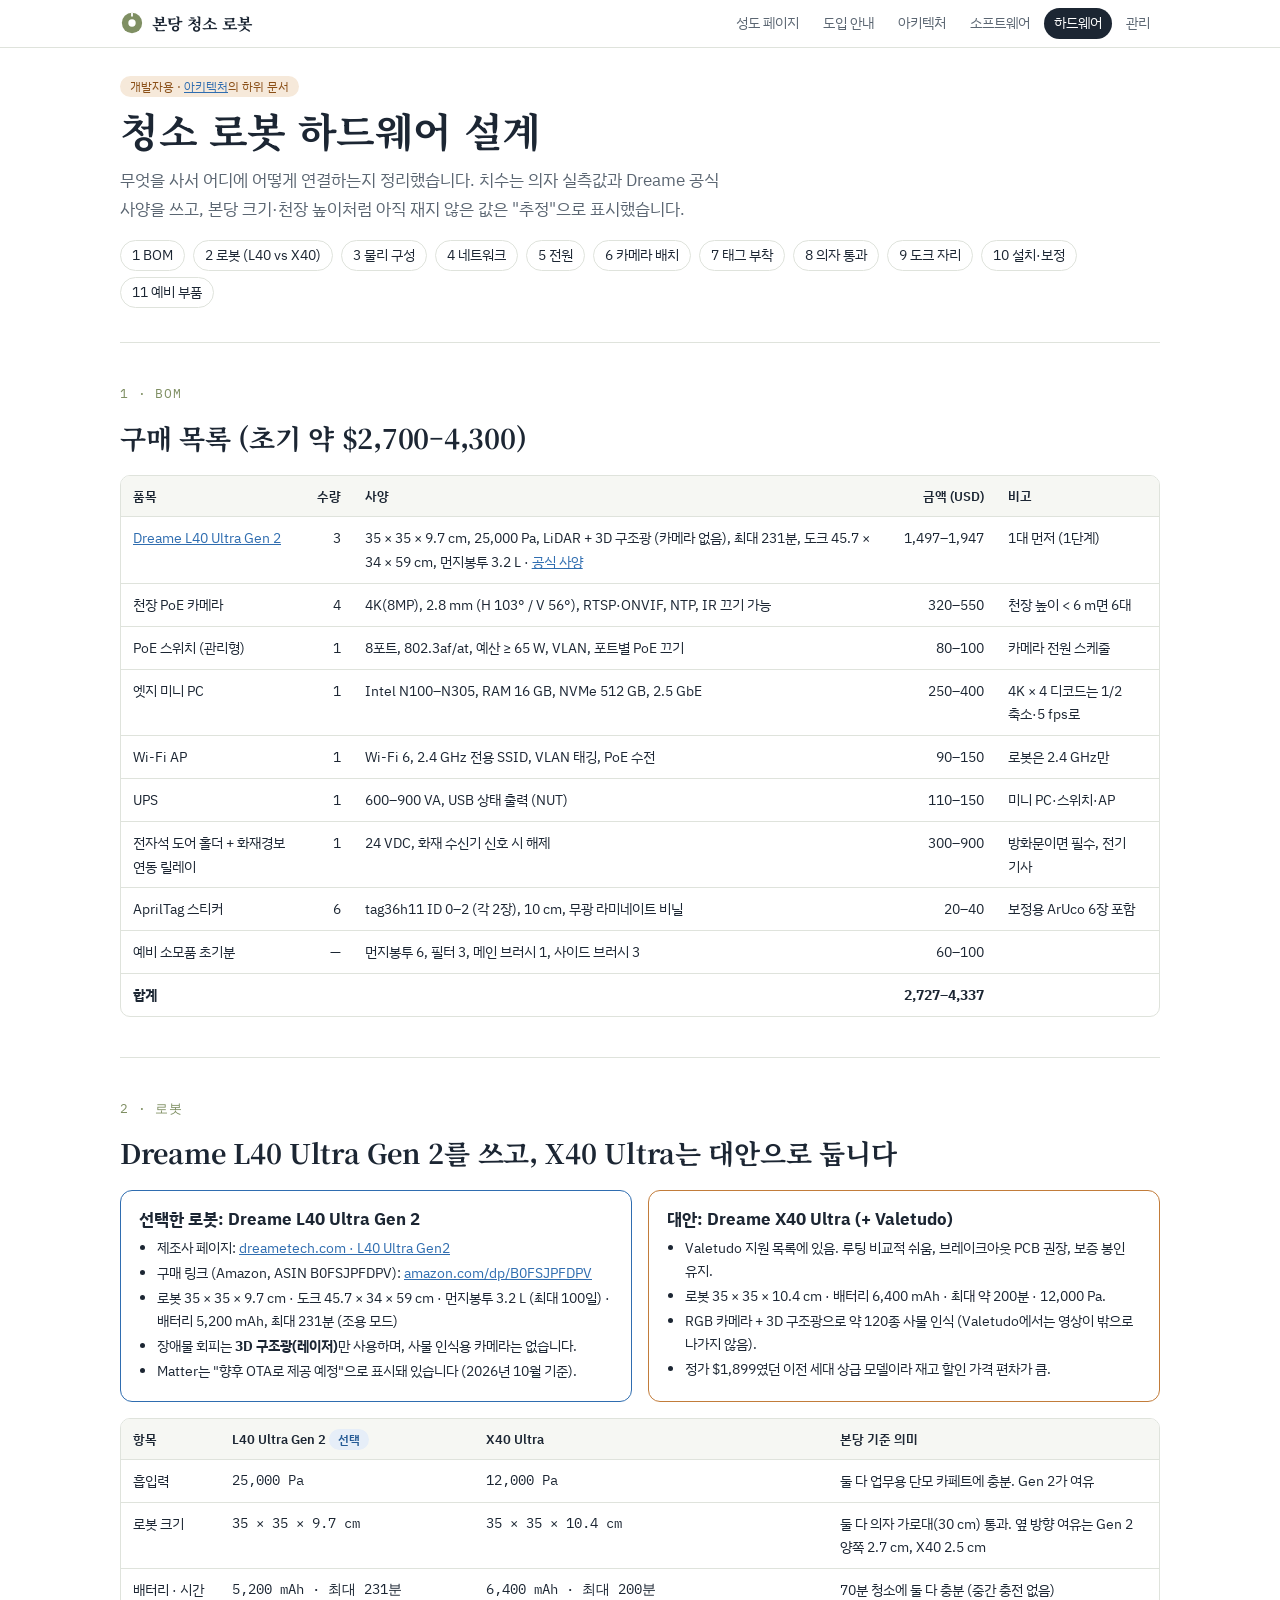
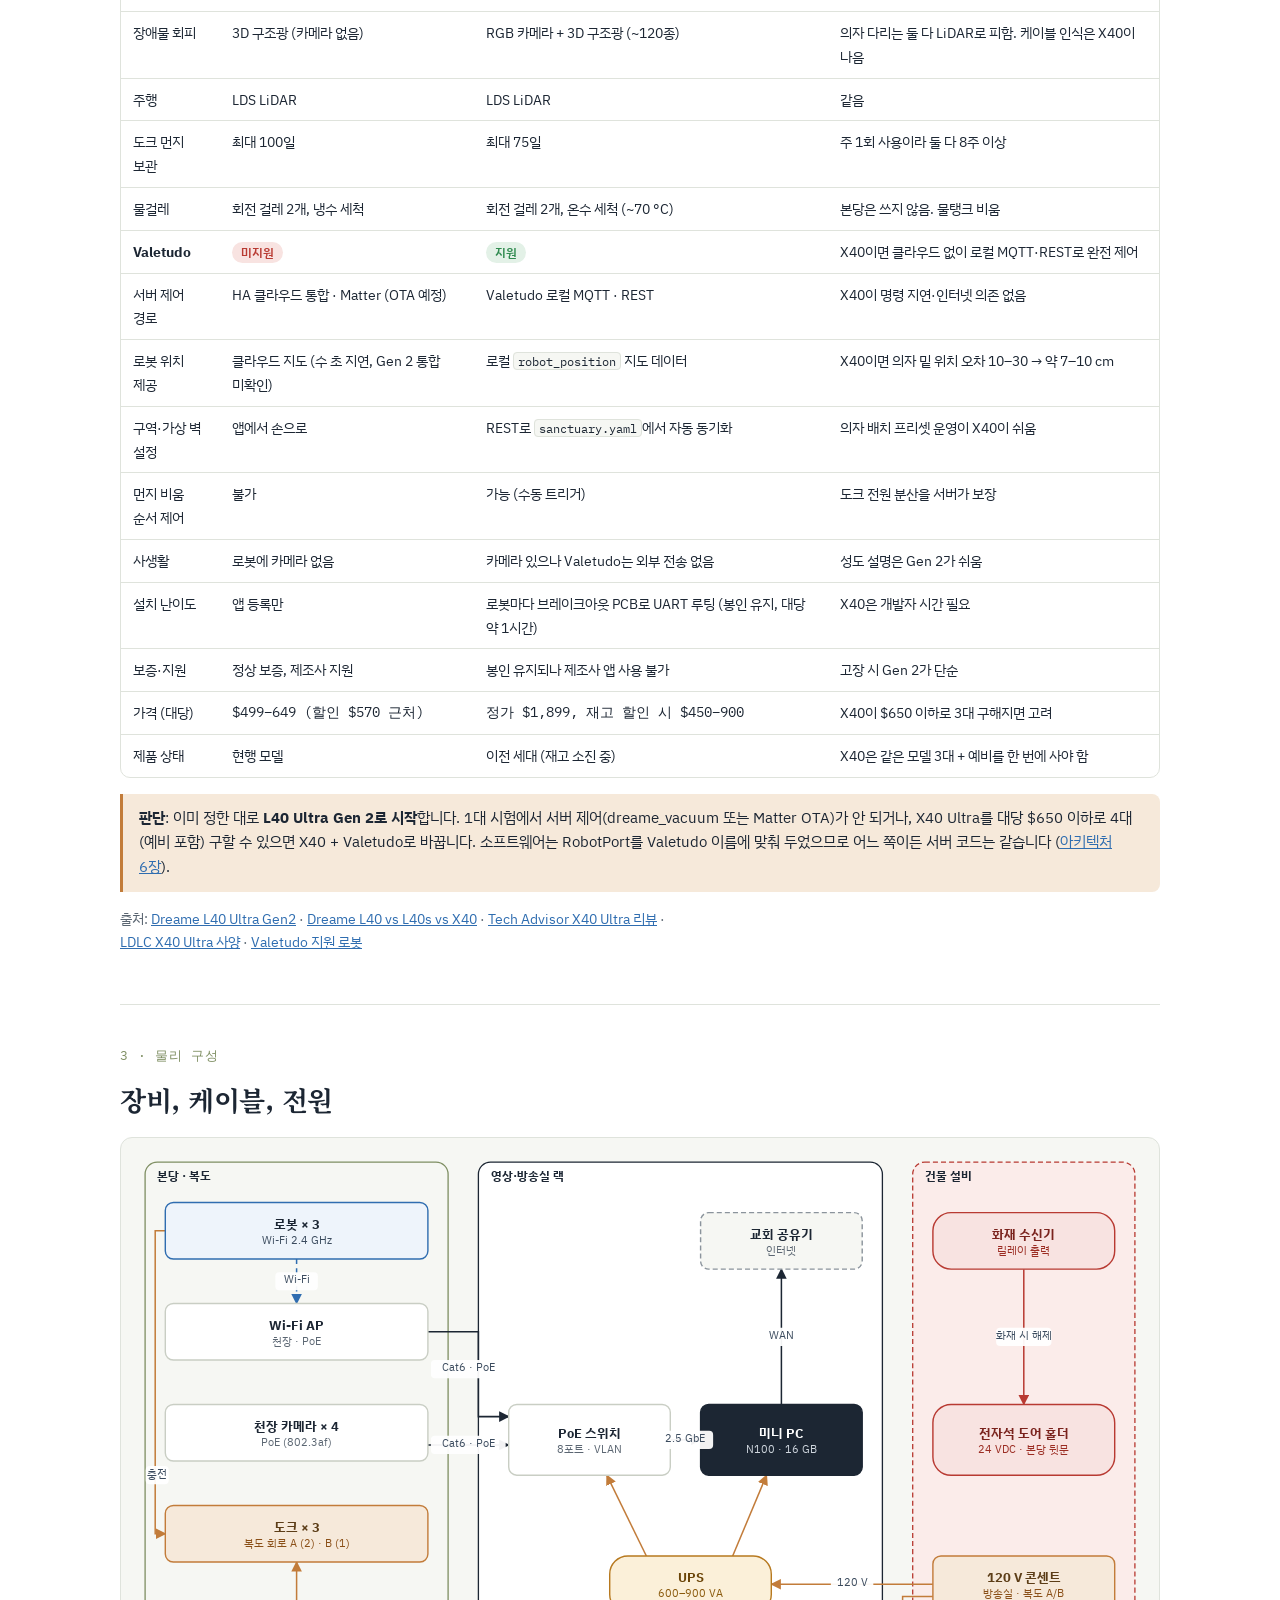
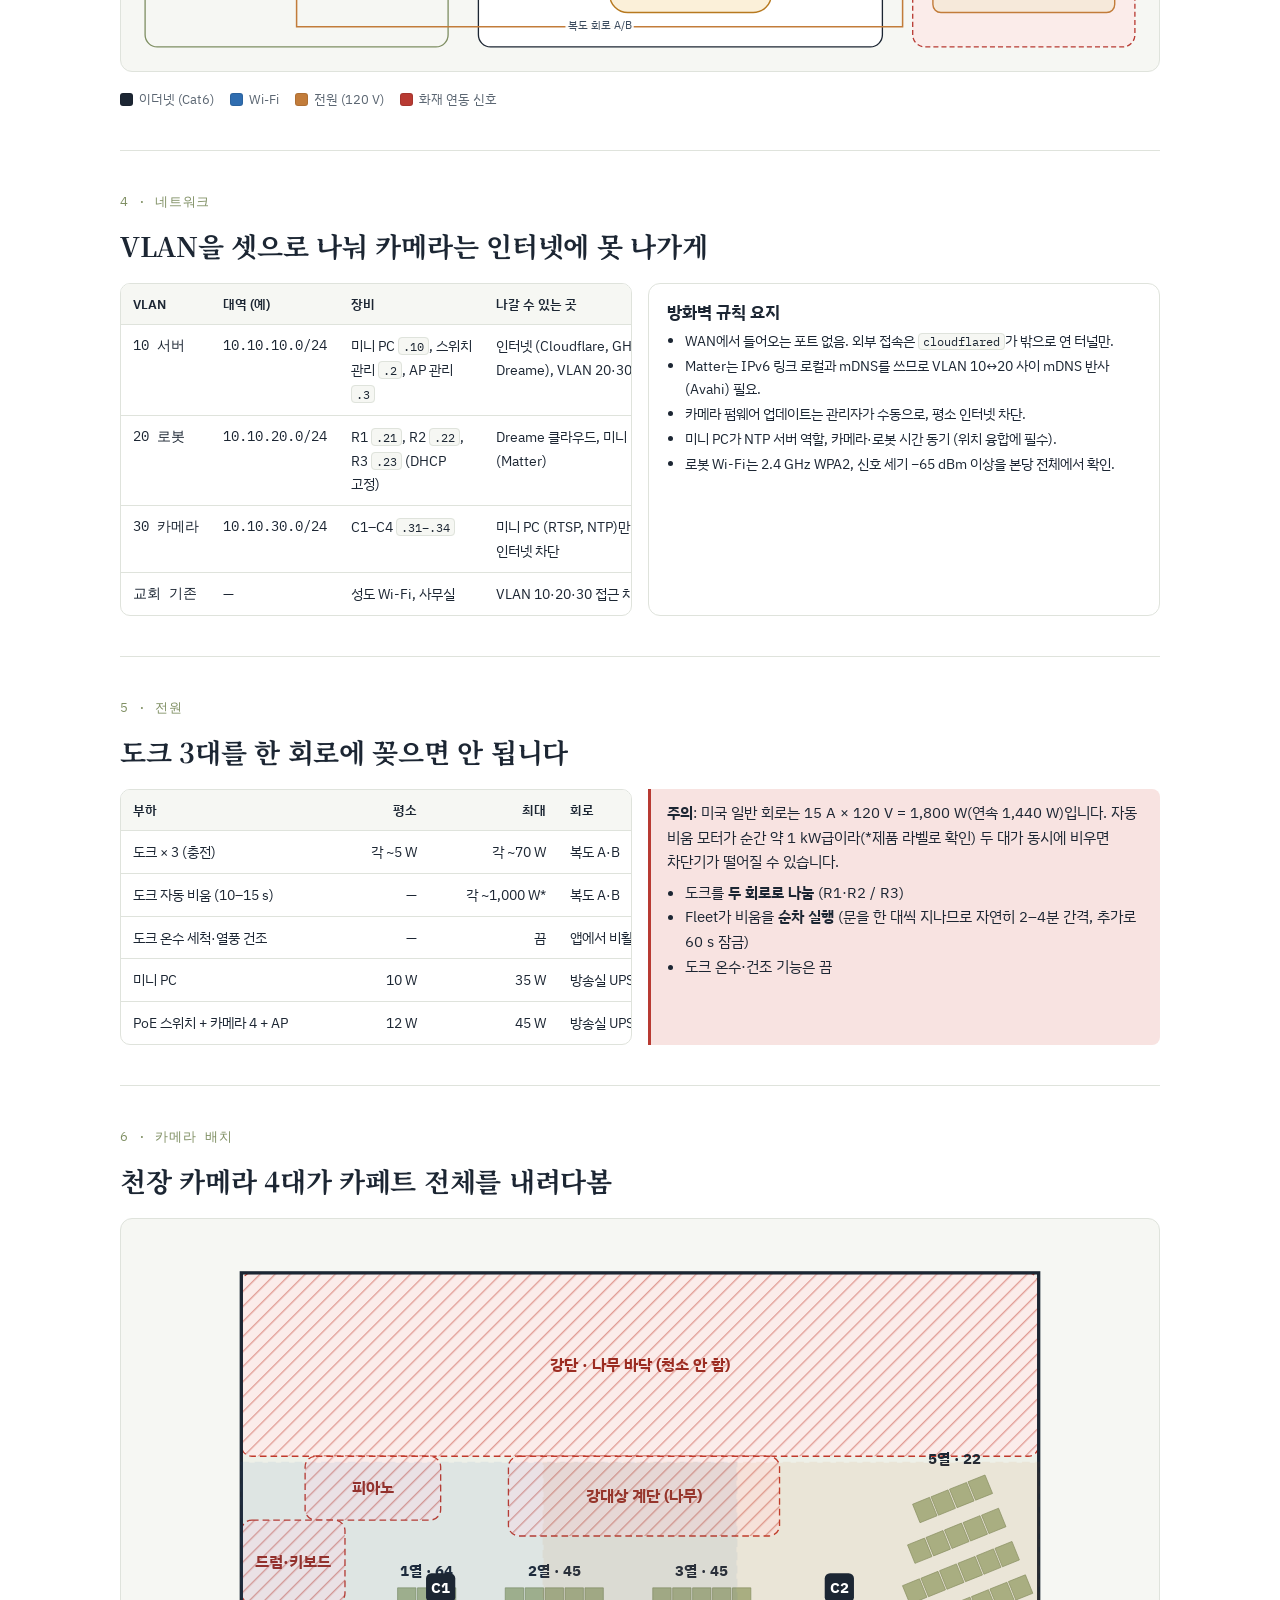
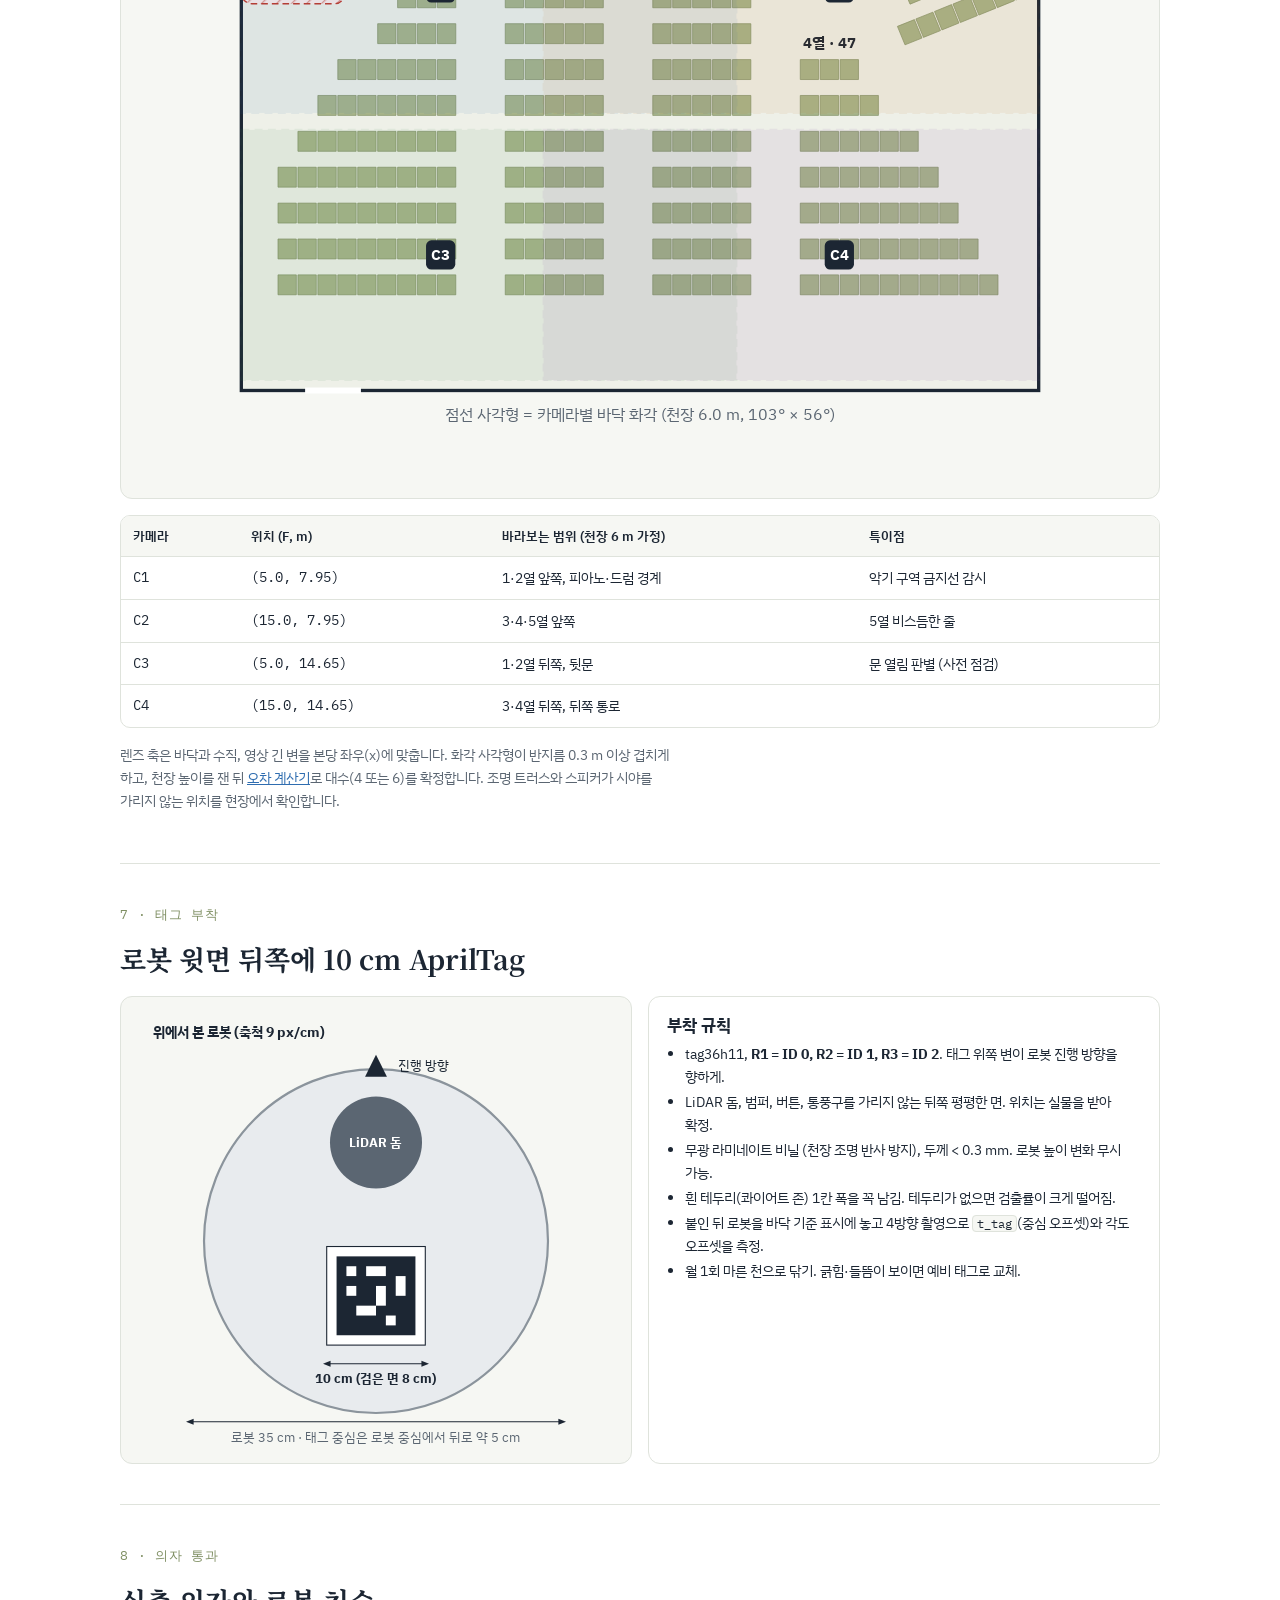
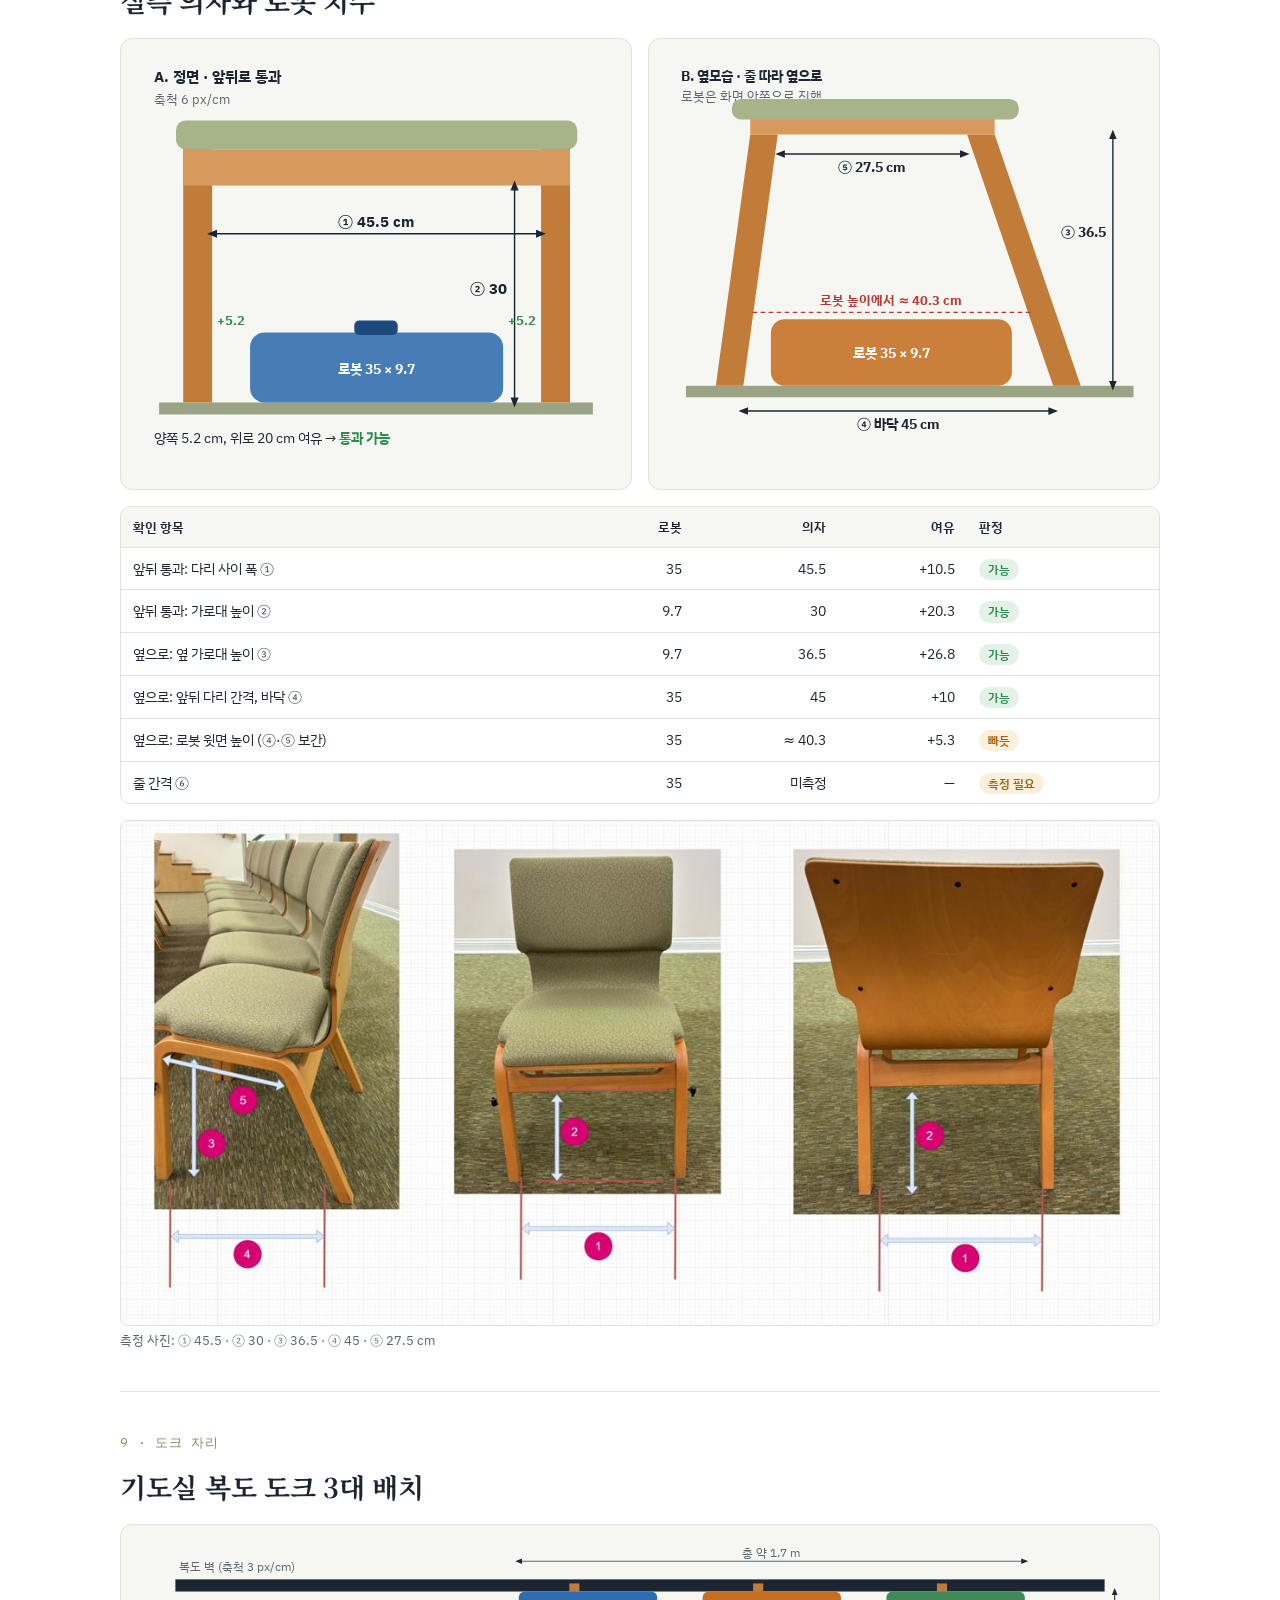
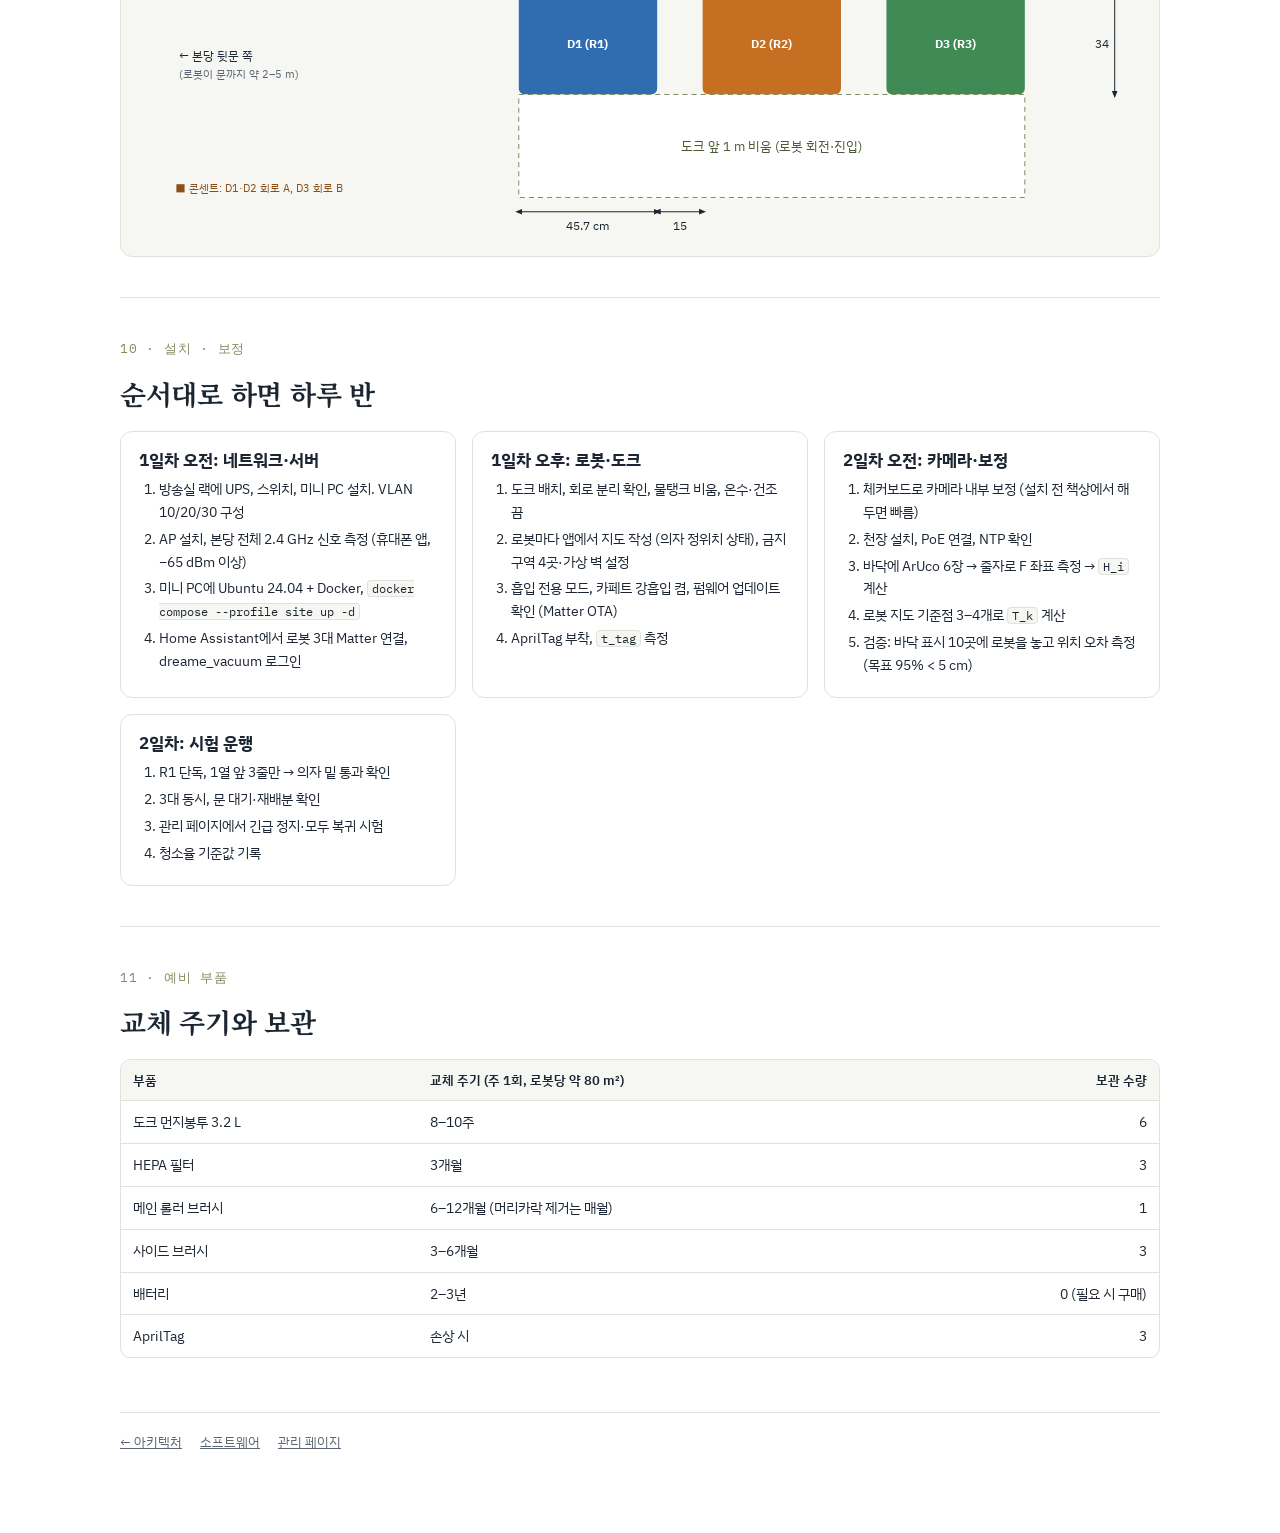
<file: hardware.html>
<!doctype html>
<html lang="ko">
<head>
<meta charset="utf-8">
<meta name="viewport" content="width=device-width, initial-scale=1, viewport-fit=cover">
<title>청소 로봇 하드웨어 설계</title>
<meta name="description" content="본당 청소 로봇 하드웨어: BOM, 물리 구성, 네트워크, 전원, 카메라 배치, AprilTag 부착, 의자 통과 치수, 도크, 설치 절차">
<link rel="preconnect" href="https://fonts.googleapis.com">
<link rel="preconnect" href="https://fonts.gstatic.com" crossorigin>
<link rel="stylesheet" href="https://fonts.googleapis.com/css2?family=IBM+Plex+Sans+KR:wght@400;500;600;700&family=IBM+Plex+Mono:wght@400;500&family=Noto+Serif+KR:wght@600;700&display=swap">
<link rel="stylesheet" href="assets/css/site.css">
<style>td.mono{white-space:nowrap}</style>
</head>
<body>
<header class="topnav"><div class="in">
  <a class="brand" href="index.html"><svg width="24" height="24" viewBox="0 0 26 26" aria-hidden="true"><circle cx="13" cy="13" r="11" fill="#7f8f63"/><circle cx="13" cy="13" r="4" fill="#fff"/><path d="M13 2v4" stroke="#fff" stroke-width="2"/></svg>본당 청소 로봇</a>
  <nav aria-label="페이지">
    <a href="index.html">성도 페이지</a><a href="overview.html">도입 안내</a><a href="architecture.html">아키텍처</a><a href="software.html">소프트웨어</a><a href="hardware.html" aria-current="page">하드웨어</a><a href="maintain.html">관리</a>
  </nav>
</div></header>

<main class="wrap">
  <span class="audience">개발자용 · <a href="architecture.html">아키텍처</a>의 하위 문서</span>
  <h1>청소 로봇 하드웨어 설계</h1>
  <p class="lede">무엇을 사서 어디에 어떻게 연결하는지 정리했습니다. 치수는 의자 실측값과 Dreame 공식 사양을 쓰고, 본당 크기·천장 높이처럼 아직 재지 않은 값은 "추정"으로 표시했습니다.</p>
  <nav class="toc" aria-label="목차">
    <a href="#bom">1 BOM</a><a href="#robotcmp">2 로봇 (L40 vs X40)</a><a href="#block">3 물리 구성</a><a href="#net">4 네트워크</a><a href="#power">5 전원</a><a href="#cams">6 카메라 배치</a><a href="#tag">7 태그 부착</a><a href="#chair">8 의자 통과</a><a href="#dock">9 도크 자리</a><a href="#install">10 설치·보정</a><a href="#spares">11 예비 부품</a>
  </nav>

  <section class="sec" id="bom">
    <div class="secnum">1 · BOM</div>
    <h2>구매 목록 (초기 약 $2,700–4,300)</h2>
    <div class="tbl"><table>
      <thead><tr><th>품목</th><th class="r">수량</th><th>사양</th><th class="r">금액 (USD)</th><th>비고</th></tr></thead>
      <tbody>
        <tr><td><a href="https://www.amazon.com/dp/B0FSJPFDPV?th=1" target="_blank" rel="noopener">Dreame L40 Ultra Gen 2</a></td><td class="r">3</td><td>35 × 35 × 9.7 cm, 25,000 Pa, LiDAR + 3D 구조광 (카메라 없음), 최대 231분, 도크 45.7 × 34 × 59 cm, 먼지봉투 3.2 L · <a href="https://www.dreametech.com/products/l40-ultra-gen2-robot-vacuum" target="_blank" rel="noopener">공식 사양</a></td><td class="r">1,497–1,947</td><td>1대 먼저 (1단계)</td></tr>
        <tr><td>천장 PoE 카메라</td><td class="r">4</td><td>4K(8MP), 2.8 mm (H 103° / V 56°), RTSP·ONVIF, NTP, IR 끄기 가능</td><td class="r">320–550</td><td>천장 높이 &lt; 6 m면 6대</td></tr>
        <tr><td>PoE 스위치 (관리형)</td><td class="r">1</td><td>8포트, 802.3af/at, 예산 ≥ 65 W, VLAN, 포트별 PoE 끄기</td><td class="r">80–100</td><td>카메라 전원 스케줄</td></tr>
        <tr><td>엣지 미니 PC</td><td class="r">1</td><td>Intel N100–N305, RAM 16 GB, NVMe 512 GB, 2.5 GbE</td><td class="r">250–400</td><td>4K × 4 디코드는 1/2 축소·5 fps로</td></tr>
        <tr><td>Wi-Fi AP</td><td class="r">1</td><td>Wi-Fi 6, 2.4 GHz 전용 SSID, VLAN 태깅, PoE 수전</td><td class="r">90–150</td><td>로봇은 2.4 GHz만</td></tr>
        <tr><td>UPS</td><td class="r">1</td><td>600–900 VA, USB 상태 출력 (NUT)</td><td class="r">110–150</td><td>미니 PC·스위치·AP</td></tr>
        <tr><td>전자석 도어 홀더 + 화재경보 연동 릴레이</td><td class="r">1</td><td>24 VDC, 화재 수신기 신호 시 해제</td><td class="r">300–900</td><td>방화문이면 필수, 전기 기사</td></tr>
        <tr><td>AprilTag 스티커</td><td class="r">6</td><td>tag36h11 ID 0–2 (각 2장), 10 cm, 무광 라미네이트 비닐</td><td class="r">20–40</td><td>보정용 ArUco 6장 포함</td></tr>
        <tr><td>예비 소모품 초기분</td><td class="r">—</td><td>먼지봉투 6, 필터 3, 메인 브러시 1, 사이드 브러시 3</td><td class="r">60–100</td><td></td></tr>
        <tr><td><b>합계</b></td><td></td><td></td><td class="r"><b>2,727–4,337</b></td><td></td></tr>
      </tbody>
    </table></div>
  </section>

  <section class="sec" id="robotcmp">
    <div class="secnum">2 · 로봇</div>
    <h2>Dreame L40 Ultra Gen 2를 쓰고, X40 Ultra는 대안으로 둡니다</h2>
    <div class="grid2">
      <div class="card" style="border-color:var(--r1)">
        <h3>선택한 로봇: Dreame L40 Ultra Gen 2</h3>
        <ul class="plain small">
          <li>제조사 페이지: <a href="https://www.dreametech.com/products/l40-ultra-gen2-robot-vacuum" target="_blank" rel="noopener">dreametech.com · L40 Ultra Gen2</a></li>
          <li>구매 링크 (Amazon, ASIN B0FSJPFDPV): <a href="https://www.amazon.com/dp/B0FSJPFDPV?th=1" target="_blank" rel="noopener">amazon.com/dp/B0FSJPFDPV</a></li>
          <li>로봇 35 × 35 × 9.7 cm · 도크 45.7 × 34 × 59 cm · 먼지봉투 3.2 L (최대 100일) · 배터리 5,200 mAh, 최대 231분 (조용 모드)</li>
          <li>장애물 회피는 <b>3D 구조광(레이저)</b>만 사용하며, 사물 인식용 카메라는 없습니다.</li>
          <li>Matter는 "향후 OTA로 제공 예정"으로 표시돼 있습니다 (2026년 10월 기준).</li>
        </ul>
      </div>
      <div class="card" style="border-color:var(--oak)">
        <h3>대안: Dreame X40 Ultra (+ Valetudo)</h3>
        <ul class="plain small">
          <li>Valetudo 지원 목록에 있음. 루팅 비교적 쉬움, 브레이크아웃 PCB 권장, 보증 봉인 유지.</li>
          <li>로봇 35 × 35 × 10.4 cm · 배터리 6,400 mAh · 최대 약 200분 · 12,000 Pa.</li>
          <li>RGB 카메라 + 3D 구조광으로 약 120종 사물 인식 (Valetudo에서는 영상이 밖으로 나가지 않음).</li>
          <li>정가 $1,899였던 이전 세대 상급 모델이라 재고 할인 가격 편차가 큼.</li>
        </ul>
      </div>
    </div>
    <div class="tbl"><table>
      <thead><tr><th>항목</th><th>L40 Ultra Gen 2 <span class="chip c-info">선택</span></th><th>X40 Ultra</th><th>본당 기준 의미</th></tr></thead>
      <tbody>
        <tr><td>흡입력</td><td class="mono">25,000 Pa</td><td class="mono">12,000 Pa</td><td>둘 다 업무용 단모 카페트에 충분. Gen 2가 여유</td></tr>
        <tr><td>로봇 크기</td><td class="mono">35 × 35 × 9.7 cm</td><td class="mono">35 × 35 × 10.4 cm</td><td>둘 다 의자 가로대(30 cm) 통과. 옆 방향 여유는 Gen 2 양쪽 2.7 cm, X40 2.5 cm</td></tr>
        <tr><td>배터리 · 시간</td><td class="mono">5,200 mAh · 최대 231분</td><td class="mono">6,400 mAh · 최대 200분</td><td>70분 청소에 둘 다 충분 (중간 충전 없음)</td></tr>
        <tr><td>장애물 회피</td><td>3D 구조광 (카메라 없음)</td><td>RGB 카메라 + 3D 구조광 (~120종)</td><td>의자 다리는 둘 다 LiDAR로 피함. 케이블 인식은 X40이 나음</td></tr>
        <tr><td>주행</td><td>LDS LiDAR</td><td>LDS LiDAR</td><td>같음</td></tr>
        <tr><td>도크 먼지 보관</td><td>최대 100일</td><td>최대 75일</td><td>주 1회 사용이라 둘 다 8주 이상</td></tr>
        <tr><td>물걸레</td><td>회전 걸레 2개, 냉수 세척</td><td>회전 걸레 2개, 온수 세척 (~70 °C)</td><td>본당은 쓰지 않음. 물탱크 비움</td></tr>
        <tr><td><b>Valetudo</b></td><td><span class="chip c-bad">미지원</span></td><td><span class="chip c-good">지원</span></td><td>X40이면 클라우드 없이 로컬 MQTT·REST로 완전 제어</td></tr>
        <tr><td>서버 제어 경로</td><td>HA 클라우드 통합 · Matter (OTA 예정)</td><td>Valetudo 로컬 MQTT · REST</td><td>X40이 명령 지연·인터넷 의존 없음</td></tr>
        <tr><td>로봇 위치 제공</td><td>클라우드 지도 (수 초 지연, Gen 2 통합 미확인)</td><td>로컬 <code>robot_position</code> 지도 데이터</td><td>X40이면 의자 밑 위치 오차 10–30 → 약 7–10 cm</td></tr>
        <tr><td>구역·가상 벽 설정</td><td>앱에서 손으로</td><td>REST로 <code>sanctuary.yaml</code>에서 자동 동기화</td><td>의자 배치 프리셋 운영이 X40이 쉬움</td></tr>
        <tr><td>먼지 비움 순서 제어</td><td>불가</td><td>가능 (수동 트리거)</td><td>도크 전원 분산을 서버가 보장</td></tr>
        <tr><td>사생활</td><td>로봇에 카메라 없음</td><td>카메라 있으나 Valetudo는 외부 전송 없음</td><td>성도 설명은 Gen 2가 쉬움</td></tr>
        <tr><td>설치 난이도</td><td>앱 등록만</td><td>로봇마다 브레이크아웃 PCB로 UART 루팅 (봉인 유지, 대당 약 1시간)</td><td>X40은 개발자 시간 필요</td></tr>
        <tr><td>보증·지원</td><td>정상 보증, 제조사 지원</td><td>봉인 유지되나 제조사 앱 사용 불가</td><td>고장 시 Gen 2가 단순</td></tr>
        <tr><td>가격 (대당)</td><td class="mono">$499–649 (할인 $570 근처)</td><td class="mono">정가 $1,899, 재고 할인 시 $450–900</td><td>X40이 $650 이하로 3대 구해지면 고려</td></tr>
        <tr><td>제품 상태</td><td>현행 모델</td><td>이전 세대 (재고 소진 중)</td><td>X40은 같은 모델 3대 + 예비를 한 번에 사야 함</td></tr>
      </tbody>
    </table></div>
    <div class="callout"><b>판단</b>: 이미 정한 대로 <b>L40 Ultra Gen 2로 시작</b>합니다. 1대 시험에서 서버 제어(dreame_vacuum 또는 Matter OTA)가 안 되거나, X40 Ultra를 대당 $650 이하로 4대(예비 포함) 구할 수 있으면 X40 + Valetudo로 바꿉니다. 소프트웨어는 RobotPort를 Valetudo 이름에 맞춰 두었으므로 어느 쪽이든 서버 코드는 같습니다 (<a href="architecture.html#valetudo">아키텍처 6장</a>).</div>
    <p class="small muted">출처: <a href="https://www.dreametech.com/products/l40-ultra-gen2-robot-vacuum" target="_blank" rel="noopener">Dreame L40 Ultra Gen2</a> · <a href="https://www.dreametech.com/blogs/blog/l40-vs-l40s-vs-x40-robot-vacuum-comparison" target="_blank" rel="noopener">Dreame L40 vs L40s vs X40</a> · <a href="https://www.techadvisor.com/article/2443262/dreame-x40-ultra-review-2.html" target="_blank" rel="noopener">Tech Advisor X40 Ultra 리뷰</a> · <a href="https://www.ldlc.com/en/product/PB00666555.html" target="_blank" rel="noopener">LDLC X40 Ultra 사양</a> · <a href="https://valetudo.cloud/pages/general/supported-robots.html" target="_blank" rel="noopener">Valetudo 지원 로봇</a></p>
  </section>

  <section class="sec" id="block">
    <div class="secnum">3 · 물리 구성</div>
    <h2>장비, 케이블, 전원</h2>
    <div class="fig wide"><svg id="dBlock" viewBox="0 0 1000 500" role="img" aria-label="하드웨어 블록 다이어그램"></svg></div>
    <div class="legend"><span><i style="background:#1c2633"></i>이더넷 (Cat6)</span><span><i style="background:#2f6db0"></i>Wi-Fi</span><span><i style="background:#c27c3a"></i>전원 (120 V)</span><span><i style="background:#b83a32"></i>화재 연동 신호</span></div>
  </section>

  <section class="sec" id="net">
    <div class="secnum">4 · 네트워크</div>
    <h2>VLAN을 셋으로 나눠 카메라는 인터넷에 못 나가게</h2>
    <div class="grid2">
      <div class="tbl"><table>
        <thead><tr><th>VLAN</th><th>대역 (예)</th><th>장비</th><th>나갈 수 있는 곳</th></tr></thead>
        <tbody>
          <tr><td class="mono">10 서버</td><td class="mono">10.10.10.0/24</td><td>미니 PC <code>.10</code>, 스위치 관리 <code>.2</code>, AP 관리 <code>.3</code></td><td>인터넷 (Cloudflare, GHCR, Dreame), VLAN 20·30</td></tr>
          <tr><td class="mono">20 로봇</td><td class="mono">10.10.20.0/24</td><td>R1 <code>.21</code>, R2 <code>.22</code>, R3 <code>.23</code> (DHCP 고정)</td><td>Dreame 클라우드, 미니 PC (Matter)</td></tr>
          <tr><td class="mono">30 카메라</td><td class="mono">10.10.30.0/24</td><td>C1–C4 <code>.31–.34</code></td><td>미니 PC (RTSP, NTP)만. 인터넷 차단</td></tr>
          <tr><td class="mono">교회 기존</td><td>—</td><td>성도 Wi-Fi, 사무실</td><td>VLAN 10·20·30 접근 차단</td></tr>
        </tbody>
      </table></div>
      <div class="card">
        <h3>방화벽 규칙 요지</h3>
        <ul class="plain small">
          <li>WAN에서 들어오는 포트 없음. 외부 접속은 <code>cloudflared</code>가 밖으로 연 터널만.</li>
          <li>Matter는 IPv6 링크 로컬과 mDNS를 쓰므로 VLAN 10↔20 사이 mDNS 반사(Avahi) 필요.</li>
          <li>카메라 펌웨어 업데이트는 관리자가 수동으로, 평소 인터넷 차단.</li>
          <li>미니 PC가 NTP 서버 역할, 카메라·로봇 시간 동기 (위치 융합에 필수).</li>
          <li>로봇 Wi-Fi는 2.4 GHz WPA2, 신호 세기 −65 dBm 이상을 본당 전체에서 확인.</li>
        </ul>
      </div>
    </div>
  </section>

  <section class="sec" id="power">
    <div class="secnum">5 · 전원</div>
    <h2>도크 3대를 한 회로에 꽂으면 안 됩니다</h2>
    <div class="grid2">
      <div class="tbl"><table>
        <thead><tr><th>부하</th><th class="r">평소</th><th class="r">최대</th><th>회로</th></tr></thead>
        <tbody>
          <tr><td>도크 × 3 (충전)</td><td class="r">각 ~5 W</td><td class="r">각 ~70 W</td><td>복도 A·B</td></tr>
          <tr><td>도크 자동 비움 (10–15 s)</td><td class="r">—</td><td class="r">각 ~1,000 W*</td><td>복도 A·B</td></tr>
          <tr><td>도크 온수 세척·열풍 건조</td><td class="r">—</td><td class="r">끔</td><td>앱에서 비활성</td></tr>
          <tr><td>미니 PC</td><td class="r">10 W</td><td class="r">35 W</td><td>방송실 UPS</td></tr>
          <tr><td>PoE 스위치 + 카메라 4 + AP</td><td class="r">12 W</td><td class="r">45 W</td><td>방송실 UPS</td></tr>
        </tbody>
      </table></div>
      <div class="callout bad"><b>주의</b>: 미국 일반 회로는 15 A × 120 V = 1,800 W(연속 1,440 W)입니다. 자동 비움 모터가 순간 약 1 kW급이라(*제품 라벨로 확인) 두 대가 동시에 비우면 차단기가 떨어질 수 있습니다.
        <ul><li>도크를 <b>두 회로로 나눔</b> (R1·R2 / R3)</li><li>Fleet가 비움을 <b>순차 실행</b> (문을 한 대씩 지나므로 자연히 2–4분 간격, 추가로 60 s 잠금)</li><li>도크 온수·건조 기능은 끔</li></ul>
      </div>
    </div>
  </section>

  <section class="sec" id="cams">
    <div class="secnum">6 · 카메라 배치</div>
    <h2>천장 카메라 4대가 카페트 전체를 내려다봄</h2>
    <div class="fig wide"><svg id="dCams" viewBox="0 0 760 640" role="img" aria-label="천장 카메라 4대 배치와 화각"></svg></div>
    <div class="tbl"><table>
      <thead><tr><th>카메라</th><th>위치 (F, m)</th><th>바라보는 범위 (천장 6 m 가정)</th><th>특이점</th></tr></thead>
      <tbody>
        <tr><td class="mono">C1</td><td class="mono">(5.0, 7.95)</td><td>1·2열 앞쪽, 피아노·드럼 경계</td><td>악기 구역 금지선 감시</td></tr>
        <tr><td class="mono">C2</td><td class="mono">(15.0, 7.95)</td><td>3·4·5열 앞쪽</td><td>5열 비스듬한 줄</td></tr>
        <tr><td class="mono">C3</td><td class="mono">(5.0, 14.65)</td><td>1·2열 뒤쪽, 뒷문</td><td>문 열림 판별 (사전 점검)</td></tr>
        <tr><td class="mono">C4</td><td class="mono">(15.0, 14.65)</td><td>3·4열 뒤쪽, 뒤쪽 통로</td><td></td></tr>
      </tbody>
    </table></div>
    <p class="small muted">렌즈 축은 바닥과 수직, 영상 긴 변을 본당 좌우(x)에 맞춥니다. 화각 사각형이 반지름 0.3 m 이상 겹치게 하고, 천장 높이를 잰 뒤 <a href="architecture.html#tag">오차 계산기</a>로 대수(4 또는 6)를 확정합니다. 조명 트러스와 스피커가 시야를 가리지 않는 위치를 현장에서 확인합니다.</p>
  </section>

  <section class="sec" id="tag">
    <div class="secnum">7 · 태그 부착</div>
    <h2>로봇 윗면 뒤쪽에 10 cm AprilTag</h2>
    <div class="grid2">
      <div class="fig"><svg viewBox="0 0 440 400" role="img" aria-label="로봇 윗면 태그 위치">
        <rect width="440" height="400" fill="#f6f7f3"/>
        <defs><marker id="tA" viewBox="0 0 10 10" refX="5" refY="5" markerWidth="7" markerHeight="7" orient="auto-start-reverse"><path d="M0,1 L10,5 L0,9 z" fill="#1c2633"/></marker></defs>
        <text x="16" y="24" font-size="12.5" font-weight="700" fill="#1c2633">위에서 본 로봇 (축척 9 px/cm)</text>
        <circle cx="220" cy="210" r="157" fill="#e8ebee" stroke="#8b949c" stroke-width="2"/>
        <circle cx="220" cy="120" r="42" fill="#5b6672"/>
        <text x="220" y="124" text-anchor="middle" font-size="12" fill="#fff" font-weight="700">LiDAR 돔</text>
        <path d="M220 40 L210 60 H230 Z" fill="#1c2633"/>
        <text x="240" y="54" font-size="11.5" fill="#1c2633">진행 방향</text>
        <g transform="translate(175,215)">
          <rect width="90" height="90" fill="#fff" stroke="#1c2633"/>
          <rect x="9" y="9" width="72" height="72" fill="#1c2633"/>
          <g fill="#fff"><rect x="18" y="18" width="9" height="9"/><rect x="36" y="18" width="18" height="9"/><rect x="63" y="27" width="9" height="18"/><rect x="18" y="36" width="9" height="9"/><rect x="45" y="36" width="9" height="18"/><rect x="27" y="54" width="18" height="9"/><rect x="54" y="63" width="9" height="9"/></g>
        </g>
        <path d="M175 322 H265" stroke="#1c2633" marker-start="url(#tA)" marker-end="url(#tA)"/>
        <text x="220" y="340" text-anchor="middle" font-size="12" font-weight="700" fill="#1c2633">10 cm (검은 면 8 cm)</text>
        <path d="M50 375 H390" stroke="#1c2633" marker-start="url(#tA)" marker-end="url(#tA)"/>
        <text x="220" y="393" text-anchor="middle" font-size="11.5" fill="#5b6672">로봇 35 cm · 태그 중심은 로봇 중심에서 뒤로 약 5 cm</text>
      </svg></div>
      <div class="card">
        <h3>부착 규칙</h3>
        <ul class="plain small">
          <li>tag36h11, <b>R1 = ID 0, R2 = ID 1, R3 = ID 2</b>. 태그 위쪽 변이 로봇 진행 방향을 향하게.</li>
          <li>LiDAR 돔, 범퍼, 버튼, 통풍구를 가리지 않는 뒤쪽 평평한 면. 위치는 실물을 받아 확정.</li>
          <li>무광 라미네이트 비닐 (천장 조명 반사 방지), 두께 &lt; 0.3 mm. 로봇 높이 변화 무시 가능.</li>
          <li>흰 테두리(콰이어트 존) 1칸 폭을 꼭 남김. 테두리가 없으면 검출률이 크게 떨어짐.</li>
          <li>붙인 뒤 로봇을 바닥 기준 표시에 놓고 4방향 촬영으로 <code>t_tag</code>(중심 오프셋)와 각도 오프셋을 측정.</li>
          <li>월 1회 마른 천으로 닦기. 긁힘·들뜸이 보이면 예비 태그로 교체.</li>
        </ul>
      </div>
    </div>
  </section>

  <section class="sec" id="chair">
    <div class="secnum">8 · 의자 통과</div>
    <h2>실측 의자와 로봇 치수</h2>
    <div class="grid2">
      <div class="fig"><svg viewBox="0 0 400 350" role="img" aria-label="정면도: 다리 사이 45.5 cm, 가로대 30 cm, 로봇 35 x 9.7 cm">
      <defs><marker id="d3" viewBox="0 0 10 10" refX="5" refY="5" markerWidth="7" markerHeight="7" orient="auto-start-reverse"><path d="M0,1 L10,5 L0,9 z" fill="#1c2633"/></marker></defs>
      <rect width="400" height="350" fill="#f6f7f3"/>
      <text x="16" y="24" font-size="12.5" font-weight="700" fill="#1c2633">A. 정면 · 앞뒤로 통과</text>
      <text x="16" y="42" font-size="11" fill="#5b6672">축척 6 px/cm</text>
      <rect x="20" y="290" width="360" height="10" fill="#9aa384"/>
      <rect x="40" y="62" width="24" height="228" fill="#c27c3a"/>
      <rect x="337" y="62" width="24" height="228" fill="#c27c3a"/>
      <rect x="40" y="80" width="321" height="30" fill="#d79a5c"/>
      <rect x="34" y="56" width="333" height="24" rx="8" fill="#a7b48a"/>
      <rect x="95.5" y="232" width="210" height="58" rx="12" fill="#2f6db0" opacity=".88"/>
      <rect x="182" y="222" width="36" height="12" rx="4" fill="#1d4a7c"/>
      <text x="200.5" y="266" text-anchor="middle" font-size="12" font-weight="700" fill="#fff">로봇 35 × 9.7</text>
      <line x1="64" y1="150" x2="337" y2="150" stroke="#1c2633" stroke-width="1.2" marker-start="url(#d3)" marker-end="url(#d3)"/>
      <text x="200" y="144" text-anchor="middle" font-size="12.5" font-weight="700" fill="#1c2633">① 45.5 cm</text>
      <line x1="315" y1="110" x2="315" y2="290" stroke="#1c2633" stroke-width="1.2" marker-start="url(#d3)" marker-end="url(#d3)"/>
      <text x="309" y="200" text-anchor="end" font-size="12.5" font-weight="700" fill="#1c2633">② 30</text>
      <text x="80" y="226" text-anchor="middle" font-size="11" font-weight="700" fill="#2f8a4f">+5.2</text>
      <text x="321" y="226" text-anchor="middle" font-size="11" font-weight="700" fill="#2f8a4f">+5.2</text>
      <text x="16" y="324" font-size="11.5" fill="#1c2633">양쪽 5.2 cm, 위로 20 cm 여유 → <tspan font-weight="700" fill="#2f8a4f">통과 가능</tspan></text>
    </svg></div>
      <div class="fig"><svg viewBox="0 0 420 350" role="img" aria-label="옆모습: 앞뒤 다리 간격 바닥 45 cm, 위 27.5 cm, 로봇 높이에서 약 40.3 cm">
      <defs><marker id="d4" viewBox="0 0 10 10" refX="5" refY="5" markerWidth="7" markerHeight="7" orient="auto-start-reverse"><path d="M0,1 L10,5 L0,9 z" fill="#1c2633"/></marker></defs>
      <rect width="420" height="350" fill="#f6f7f3"/>
      <text x="16" y="24" font-size="12.5" font-weight="700" fill="#1c2633">B. 옆모습 · 줄 따라 옆으로</text>
      <text x="16" y="42" font-size="11" fill="#5b6672">로봇은 화면 안쪽으로 진행</text>
      <rect x="20" y="290" width="390" height="10" fill="#9aa384"/>
      <polygon points="46,290 70,290 100,71 76,71" fill="#c27c3a"/>
      <polygon points="340,290 364,290 289,71 265,71" fill="#c27c3a"/>
      <rect x="76" y="56" width="213" height="15" fill="#d79a5c"/>
      <rect x="60" y="40" width="250" height="18" rx="8" fill="#a7b48a"/>
      <rect x="94" y="232" width="210" height="58" rx="12" fill="#c46f22" opacity=".88"/>
      <text x="199" y="266" text-anchor="middle" font-size="12" font-weight="700" fill="#fff">로봇 35 × 9.7</text>
      <line x1="78" y1="226" x2="320" y2="226" stroke="#b83a32" stroke-width="1" stroke-dasharray="4 3"/>
      <text x="199" y="220" text-anchor="middle" font-size="11.5" font-weight="700" fill="#b83a32">로봇 높이에서 ≈ 40.3 cm</text>
      <line x1="70" y1="312" x2="340" y2="312" stroke="#1c2633" stroke-width="1.2" marker-start="url(#d4)" marker-end="url(#d4)"/>
      <text x="205" y="328" text-anchor="middle" font-size="12" font-weight="700" fill="#1c2633">④ 바닥 45 cm</text>
      <line x1="102" y1="88" x2="263" y2="88" stroke="#1c2633" stroke-width="1.2" marker-start="url(#d4)" marker-end="url(#d4)"/>
      <text x="182" y="104" text-anchor="middle" font-size="12" font-weight="700" fill="#1c2633">⑤ 27.5 cm</text>
      <line x1="392" y1="71" x2="392" y2="290" stroke="#1c2633" stroke-width="1.2" marker-start="url(#d4)" marker-end="url(#d4)"/>
      <text x="386" y="160" text-anchor="end" font-size="12" font-weight="700" fill="#1c2633">③ 36.5</text>
    </svg></div>
    </div>
    <div class="tbl"><table>
      <thead><tr><th>확인 항목</th><th class="r">로봇</th><th class="r">의자</th><th class="r">여유</th><th>판정</th></tr></thead>
      <tbody>
        <tr><td>앞뒤 통과: 다리 사이 폭 ①</td><td class="r">35</td><td class="r">45.5</td><td class="r">+10.5</td><td><span class="chip c-good">가능</span></td></tr>
        <tr><td>앞뒤 통과: 가로대 높이 ②</td><td class="r">9.7</td><td class="r">30</td><td class="r">+20.3</td><td><span class="chip c-good">가능</span></td></tr>
        <tr><td>옆으로: 옆 가로대 높이 ③</td><td class="r">9.7</td><td class="r">36.5</td><td class="r">+26.8</td><td><span class="chip c-good">가능</span></td></tr>
        <tr><td>옆으로: 앞뒤 다리 간격, 바닥 ④</td><td class="r">35</td><td class="r">45</td><td class="r">+10</td><td><span class="chip c-good">가능</span></td></tr>
        <tr><td>옆으로: 로봇 윗면 높이 (④·⑤ 보간)</td><td class="r">35</td><td class="r">≈ 40.3</td><td class="r">+5.3</td><td><span class="chip c-warn">빠듯</span></td></tr>
        <tr><td>줄 간격 ⑥</td><td class="r">35</td><td class="r">미측정</td><td class="r">—</td><td><span class="chip c-warn">측정 필요</span></td></tr>
      </tbody>
    </table></div>
    <div class="photos"><figure><img src="assets/img/chair-measure.jpg" alt="의자 측정 사진" loading="lazy"><figcaption>측정 사진: ① 45.5 · ② 30 · ③ 36.5 · ④ 45 · ⑤ 27.5 cm</figcaption></figure></div>
  </section>

  <section class="sec" id="dock">
    <div class="secnum">9 · 도크 자리</div>
    <h2>기도실 복도 도크 3대 배치</h2>
    <div class="fig wide"><svg viewBox="0 0 1000 300" role="img" aria-label="복도 도크 배치 치수">
      <rect width="1000" height="300" fill="#f6f7f3"/>
      <defs><marker id="dk" viewBox="0 0 10 10" refX="5" refY="5" markerWidth="7" markerHeight="7" orient="auto-start-reverse"><path d="M0,1 L10,5 L0,9 z" fill="#1c2633"/></marker></defs>
      <rect x="40" y="40" width="920" height="12" fill="#1c2633"/>
      <text x="44" y="32" font-size="12" fill="#5b6672">복도 벽 (축척 3 px/cm)</text>
      <g font-size="12" font-weight="700" fill="#fff" text-anchor="middle">
        <rect x="380" y="52" width="137" height="102" rx="6" fill="#2f6db0"/><text x="448" y="108">D1 (R1)</text>
        <rect x="562" y="52" width="137" height="102" rx="6" fill="#c46f22"/><text x="630" y="108">D2 (R2)</text>
        <rect x="744" y="52" width="137" height="102" rx="6" fill="#3f8a55"/><text x="812" y="108">D3 (R3)</text>
      </g>
      <rect x="380" y="154" width="501" height="102" fill="#ffffff" stroke="#7f8f63" stroke-dasharray="5 4"/>
      <text x="630" y="210" text-anchor="middle" font-size="12.5" fill="#4b5a35">도크 앞 1 m 비움 (로봇 회전·진입)</text>
      <path d="M380 270 H517" stroke="#1c2633" marker-start="url(#dk)" marker-end="url(#dk)"/><text x="448" y="288" text-anchor="middle" font-size="11.5" fill="#1c2633">45.7 cm</text>
      <path d="M517 270 H562" stroke="#1c2633" marker-start="url(#dk)" marker-end="url(#dk)"/><text x="540" y="288" text-anchor="middle" font-size="11.5" fill="#1c2633">15</text>
      <path d="M970 52 V154" stroke="#1c2633" marker-start="url(#dk)" marker-end="url(#dk)"/><text x="964" y="108" text-anchor="end" font-size="11.5" fill="#1c2633">34</text>
      <path d="M380 22 H881" stroke="#5b6672" marker-start="url(#dk)" marker-end="url(#dk)"/><text x="630" y="18" text-anchor="middle" font-size="11.5" fill="#5b6672">총 약 1.7 m</text>
      <g fill="#c27c3a"><rect x="430" y="44" width="10" height="8"/><rect x="612" y="44" width="10" height="8"/><rect x="794" y="44" width="10" height="8"/></g>
      <text x="44" y="120" font-size="12" fill="#1c2633">← 본당 뒷문 쪽</text>
      <text x="44" y="138" font-size="11" fill="#5b6672">(로봇이 문까지 약 2–5 m)</text>
      <text x="40" y="250" font-size="11" fill="#8a4f17">■ 콘센트: D1·D2 회로 A, D3 회로 B</text>
    </svg></div>
  </section>

  <section class="sec" id="install">
    <div class="secnum">10 · 설치 · 보정</div>
    <h2>순서대로 하면 하루 반</h2>
    <div class="grid2">
      <div class="card"><h3>1일차 오전: 네트워크·서버</h3><ol class="steps small">
        <li>방송실 랙에 UPS, 스위치, 미니 PC 설치. VLAN 10/20/30 구성</li>
        <li>AP 설치, 본당 전체 2.4 GHz 신호 측정 (휴대폰 앱, −65 dBm 이상)</li>
        <li>미니 PC에 Ubuntu 24.04 + Docker, <code>docker compose --profile site up -d</code></li>
        <li>Home Assistant에서 로봇 3대 Matter 연결, dreame_vacuum 로그인</li>
      </ol></div>
      <div class="card"><h3>1일차 오후: 로봇·도크</h3><ol class="steps small">
        <li>도크 배치, 회로 분리 확인, 물탱크 비움, 온수·건조 끔</li>
        <li>로봇마다 앱에서 지도 작성 (의자 정위치 상태), 금지 구역 4곳·가상 벽 설정</li>
        <li>흡입 전용 모드, 카페트 강흡입 켬, 펌웨어 업데이트 확인 (Matter OTA)</li>
        <li>AprilTag 부착, <code>t_tag</code> 측정</li>
      </ol></div>
      <div class="card"><h3>2일차 오전: 카메라·보정</h3><ol class="steps small">
        <li>체커보드로 카메라 내부 보정 (설치 전 책상에서 해 두면 빠름)</li>
        <li>천장 설치, PoE 연결, NTP 확인</li>
        <li>바닥에 ArUco 6장 → 줄자로 F 좌표 측정 → <code>H_i</code> 계산</li>
        <li>로봇 지도 기준점 3–4개로 <code>T_k</code> 계산</li>
        <li>검증: 바닥 표시 10곳에 로봇을 놓고 위치 오차 측정 (목표 95% &lt; 5 cm)</li>
      </ol></div>
      <div class="card"><h3>2일차: 시험 운행</h3><ol class="steps small">
        <li>R1 단독, 1열 앞 3줄만 → 의자 밑 통과 확인</li>
        <li>3대 동시, 문 대기·재배분 확인</li>
        <li>관리 페이지에서 긴급 정지·모두 복귀 시험</li>
        <li>청소율 기준값 기록</li>
      </ol></div>
    </div>
  </section>

  <section class="sec" id="spares">
    <div class="secnum">11 · 예비 부품</div>
    <h2>교체 주기와 보관</h2>
    <div class="tbl"><table>
      <thead><tr><th>부품</th><th>교체 주기 (주 1회, 로봇당 약 80 m²)</th><th class="r">보관 수량</th></tr></thead>
      <tbody>
        <tr><td>도크 먼지봉투 3.2 L</td><td>8–10주</td><td class="r">6</td></tr>
        <tr><td>HEPA 필터</td><td>3개월</td><td class="r">3</td></tr>
        <tr><td>메인 롤러 브러시</td><td>6–12개월 (머리카락 제거는 매월)</td><td class="r">1</td></tr>
        <tr><td>사이드 브러시</td><td>3–6개월</td><td class="r">3</td></tr>
        <tr><td>배터리</td><td>2–3년</td><td class="r">0 (필요 시 구매)</td></tr>
        <tr><td>AprilTag</td><td>손상 시</td><td class="r">3</td></tr>
      </tbody>
    </table></div>
  </section>

  <footer class="foot"><a href="architecture.html">← 아키텍처</a><a href="software.html">소프트웨어</a><a href="maintain.html">관리 페이지</a></footer>
</main>

<script src="assets/js/layout.js"></script>
<script src="assets/js/diagram.js"></script>
<script>
(function(){
  "use strict";
  const D=Diagram,S=Sanctuary;
  D.flow("dBlock",{
    groups:[
      {x:10,y:10,w:300,h:480,title:"본당 · 복도",fill:"#f6f7f3",stroke:"#7f8f63"},
      {x:340,y:10,w:400,h:480,title:"영상·방송실 랙",fill:"#ffffff",stroke:"#1c2633"},
      {x:770,y:10,w:220,h:480,title:"건물 설비",fill:"#fbecea",stroke:"#b83a32",dash:"5 3"}
    ],
    nodes:[
      {id:"rob",x:30,y:50,w:260,h:56,title:"로봇 × 3",sub:"Wi-Fi 2.4 GHz",kind:"blue"},
      {id:"dock",x:30,y:350,w:260,h:56,title:"도크 × 3",sub:"복도 회로 A (2) · B (1)",kind:"oak"},
      {id:"cam",x:30,y:250,w:260,h:56,title:"천장 카메라 × 4",sub:"PoE (802.3af)"},
      {id:"ap",x:30,y:150,w:260,h:56,title:"Wi-Fi AP",sub:"천장 · PoE"},
      {id:"sw",x:370,y:250,w:160,h:70,title:"PoE 스위치",sub:"8포트 · VLAN"},
      {id:"pc",x:560,y:250,w:160,h:70,title:"미니 PC",sub:"N100 · 16 GB",kind:"dark"},
      {id:"ups",x:470,y:400,w:160,h:56,title:"UPS",sub:"600–900 VA",kind:"warn"},
      {id:"rt",x:560,y:60,w:160,h:56,title:"교회 공유기",sub:"인터넷",kind:"ext"},
      {id:"fire",x:790,y:60,w:180,h:56,title:"화재 수신기",sub:"릴레이 출력",kind:"bad"},
      {id:"door",x:790,y:250,w:180,h:70,title:"전자석 도어 홀더",sub:"24 VDC · 본당 뒷문",kind:"bad"},
      {id:"mains",x:790,y:400,w:180,h:56,title:"120 V 콘센트",sub:"방송실 · 복도 A/B",kind:"oak"}
    ],
    edges:[
      {a:"rob",b:"ap",label:"Wi-Fi",color:"#2f6db0",dash:true},
      {a:"rob",b:"dock",label:"충전",color:"#c27c3a",path:[[30,78],[20,78],[20,378],[30,378]],labelAt:[22,320]},
      {a:"cam",b:"sw",label:"Cat6 · PoE",color:"#1c2633",path:[[290,290],[370,290]],labelAt:[330,290]},
      {a:"ap",b:"sw",label:"Cat6 · PoE",color:"#1c2633",path:[[290,178],[340,178],[340,262],[370,262]],labelAt:[330,215]},
      {a:"sw",b:"pc",label:"2.5 GbE",color:"#1c2633"},
      {a:"pc",b:"rt",label:"WAN",color:"#1c2633"},
      {a:"ups",b:"sw",color:"#c27c3a",ax:-30,bx:0},
      {a:"ups",b:"pc",color:"#c27c3a",ax:30,bx:0},
      {a:"mains",b:"ups",label:"120 V",color:"#c27c3a"},
      {a:"mains",b:"dock",label:"복도 회로 A/B",color:"#c27c3a",path:[[790,440],[760,440],[760,470],[160,470],[160,406]],labelAt:[460,470]},
      {a:"fire",b:"door",label:"화재 시 해제",color:"#b83a32"}
    ]
  });
  // 카메라 배치
  const svg=document.getElementById("dCams");S.svgDefs(svg);
  const g=S.svgEl("g",{},svg),s=30,ox=80,oy=30,X=v=>ox+v*s,Y=v=>oy+v*s;
  S.svgLayout(g,ox,oy,s,{hatch:"hatchRed",labels:true,colLabels:true,door:true,shortLabels:false});
  const H=6.0-.098,xh=H*Math.tan(103/2*Math.PI/180),yh=H*Math.tan(56/2*Math.PI/180);
  const colors=["#2f6db0","#c46f22","#3f8a55","#7f3fa0"];
  S.L.cams.forEach((c,i)=>{
    S.svgEl("rect",{x:X(Math.max(0,c.x-xh)),y:Y(Math.max(0,c.y-yh)),width:(Math.min(20,c.x+xh)-Math.max(0,c.x-xh))*s,height:(Math.min(18,c.y+yh)-Math.max(0,c.y-yh))*s,fill:colors[i],opacity:.08,stroke:colors[i],"stroke-dasharray":"6 4","stroke-width":1.5},g);
  });
  S.L.cams.forEach((c,i)=>{
    S.svgEl("rect",{x:X(c.x)-11,y:Y(c.y)-11,width:22,height:22,rx:4,fill:"#1c2633"},g);
    S.svgEl("text",{x:X(c.x),y:Y(c.y)+4,"text-anchor":"middle","font-size":11,"font-weight":700,fill:"#fff"},g,"C"+(i+1));
  });
  S.svgEl("text",{x:X(10),y:Y(18)+22,"text-anchor":"middle","font-size":12,fill:"#5b6672"},g,"점선 사각형 = 카메라별 바닥 화각 (천장 6.0 m, 103° × 56°)");
})();
</script>
</body>
</html>
</file>
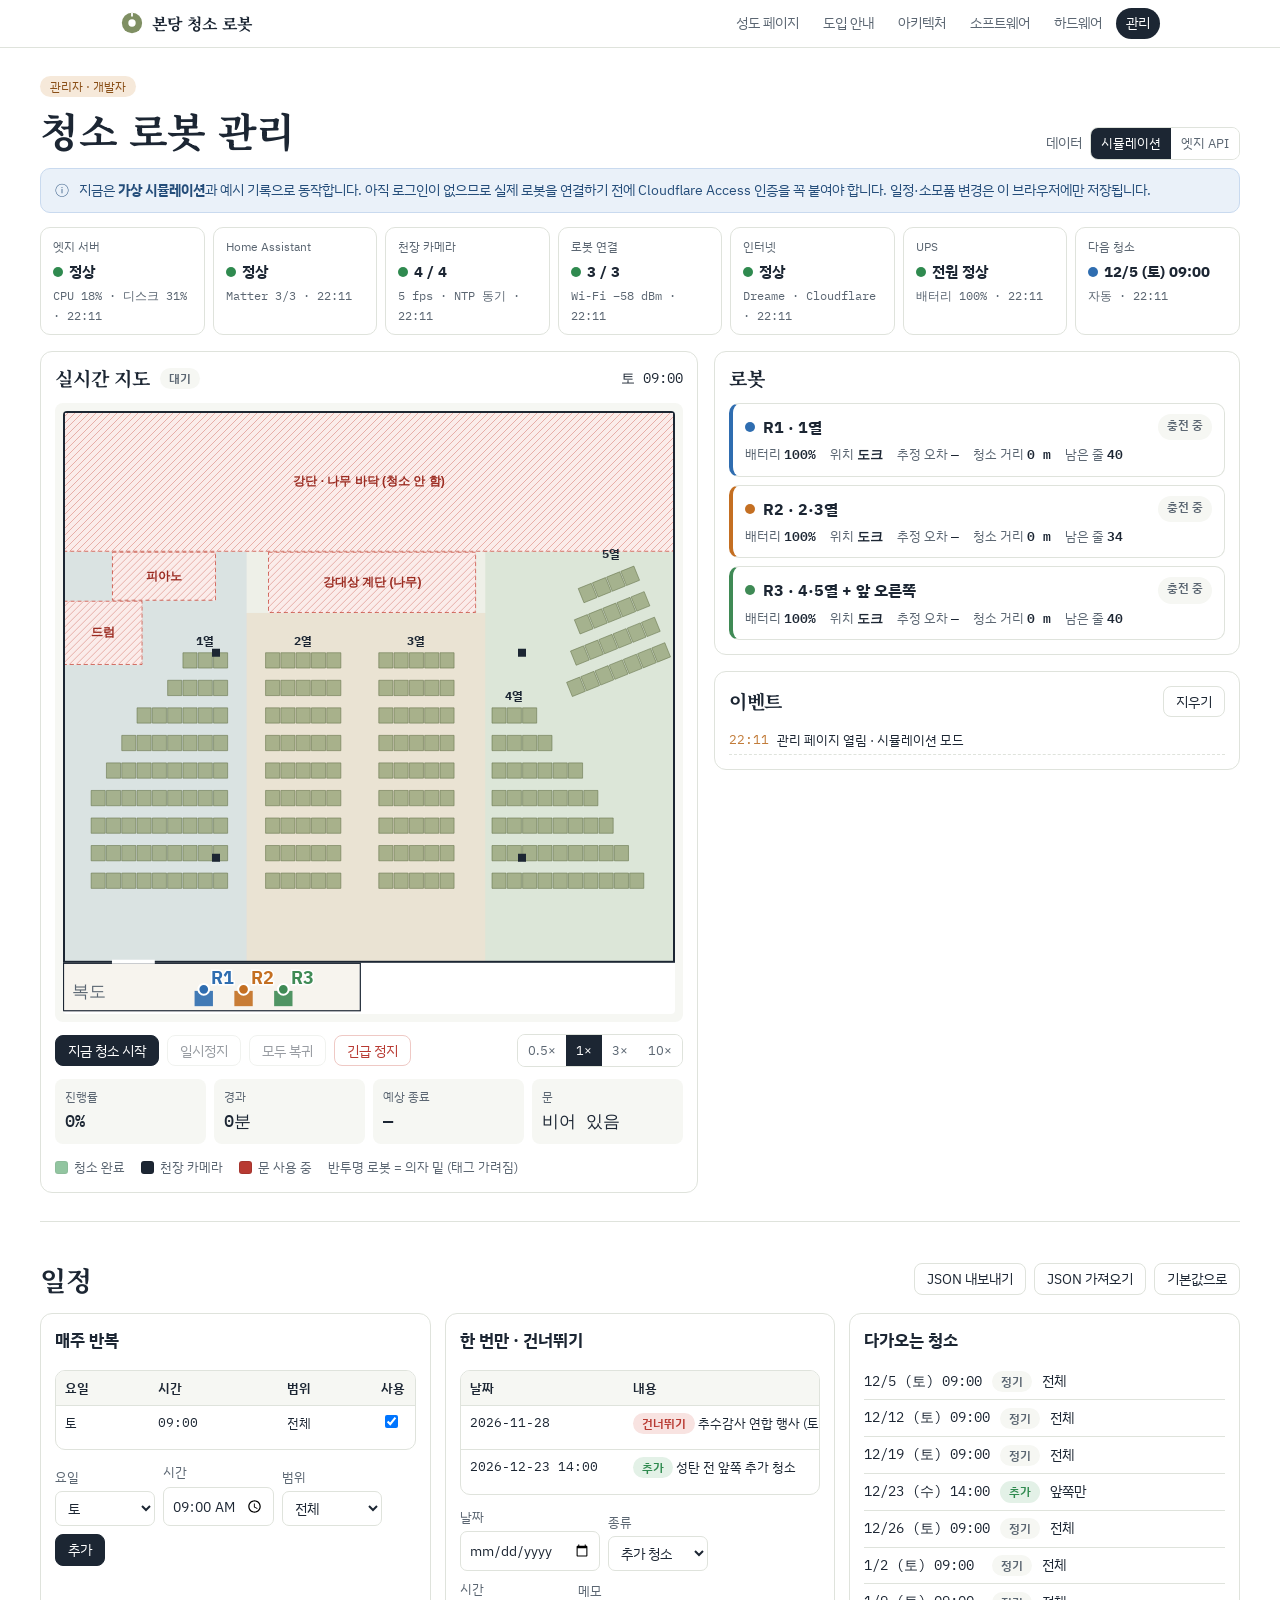
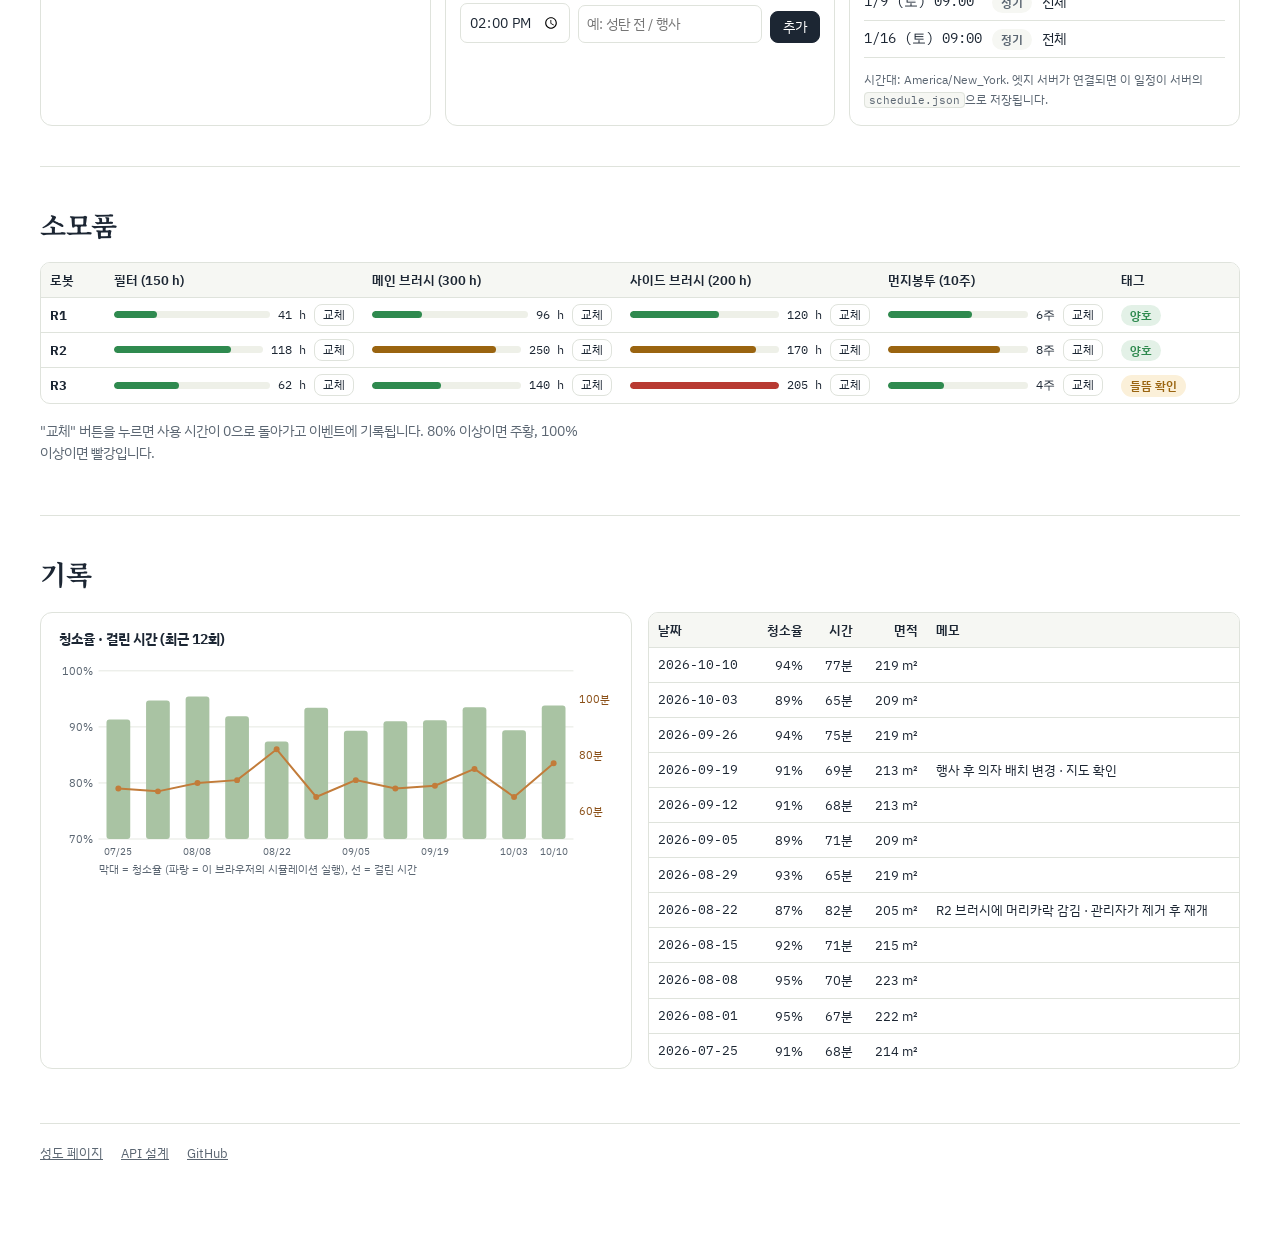
<file: maintain.html>
<!doctype html>
<html lang="ko">
<head>
<meta charset="utf-8">
<meta name="viewport" content="width=device-width, initial-scale=1, viewport-fit=cover">
<title>청소 로봇 관리</title>
<meta name="description" content="관리자용 청소 로봇 모니터링, 일정 관리, 소모품, 기록">
<meta name="robots" content="noindex">
<link rel="preconnect" href="https://fonts.googleapis.com">
<link rel="preconnect" href="https://fonts.gstatic.com" crossorigin>
<link rel="stylesheet" href="https://fonts.googleapis.com/css2?family=IBM+Plex+Sans+KR:wght@400;500;600;700&family=IBM+Plex+Mono:wght@400;500&family=Noto+Serif+KR:wght@600;700&display=swap">
<link rel="stylesheet" href="assets/css/site.css">
<style>
  .wrap{max-width:1240px}
  .health{display:grid;grid-template-columns:repeat(auto-fit,minmax(150px,1fr));gap:8px}
  .hl{border:1px solid var(--line);border-radius:10px;padding:9px 12px;display:flex;flex-direction:column;gap:2px;background:#fff}
  .hl small{color:var(--muted);font-size:12px}
  .hl b{display:flex;align-items:center;gap:6px;font-size:14.5px}
  .hl .t{font-family:var(--f-mono);font-size:11.5px;color:var(--muted)}
  .main{display:grid;grid-template-columns:minmax(0,1.25fr) minmax(0,1fr);gap:16px;align-items:start}
  @media (max-width:900px){.main{grid-template-columns:1fr}}
  .panel{border:1px solid var(--line);border-radius:12px;background:#fff;padding:14px;display:flex;flex-direction:column;gap:12px;min-width:0}
  .panel h2{font-size:19px;margin:0}
  .panel .head{display:flex;align-items:center;gap:10px;flex-wrap:wrap}
  .panel .head .right{margin-left:auto}
  .mapbox{background:var(--paper);border-radius:8px;padding:8px}
  .mapbox canvas{display:block;border-radius:4px}
  .mission{display:grid;grid-template-columns:repeat(4,minmax(0,1fr));gap:8px}
  @media (max-width:520px){.mission{grid-template-columns:repeat(2,minmax(0,1fr))}}
  .ms{background:var(--paper);border-radius:8px;padding:8px 10px}
  .ms small{display:block;font-size:11.5px;color:var(--muted)}
  .ms b{font-family:var(--f-mono);font-size:17px;font-weight:500}
  .rcard{border:1px solid var(--line);border-left:4px solid var(--c);border-radius:10px;padding:10px 12px;display:grid;grid-template-columns:1fr auto;gap:4px 10px}
  .rcard .nm{font-weight:700;display:flex;align-items:center;gap:8px}
  .rcard .kv{font-size:12.5px;color:var(--muted);grid-column:1 / -1;display:flex;flex-wrap:wrap;gap:4px 14px}
  .rcard .kv b{color:var(--ink);font-weight:600;font-family:var(--f-mono)}
  .bars{grid-column:1 / -1;display:grid;grid-template-columns:repeat(4,minmax(0,1fr));gap:6px}
  .bars div{font-size:11px;color:var(--muted)}
  .bars .meter{height:5px;margin-top:2px}
  .log{list-style:none;margin:0;padding:0;font-size:13px;display:flex;flex-direction:column;gap:3px;max-height:260px;overflow:auto}
  .log li{border-bottom:1px dashed var(--line);padding-bottom:3px;display:flex;gap:8px}
  .log .mono{color:var(--oak)}
  .log li.error{color:var(--bad)}
  .sch{display:grid;grid-template-columns:minmax(0,1fr) minmax(0,1fr) minmax(0,1fr);gap:14px}
  @media (max-width:900px){.sch{grid-template-columns:1fr}}
  .form{display:flex;flex-wrap:wrap;gap:8px;align-items:flex-end}
  .form label.f{min-width:100px}
  .up{list-style:none;margin:0;padding:0;display:flex;flex-direction:column;gap:6px}
  .up li{display:flex;gap:10px;align-items:center;font-size:14px;border-bottom:1px solid var(--line);padding-bottom:6px}
  .up .d{font-family:var(--f-mono);min-width:118px}
  .toast{position:fixed;left:50%;bottom:calc(20px + env(safe-area-inset-bottom,0px));transform:translateX(-50%);background:var(--ink);color:#fff;padding:9px 16px;border-radius:8px;font-size:14px;opacity:0;transition:opacity .2s;pointer-events:none;z-index:50}
  .toast.on{opacity:1}
  .confirm{display:flex;gap:8px;align-items:center;background:var(--bad-soft);border:1px solid #efc9c5;border-radius:8px;padding:8px 10px;font-size:13.5px;flex-wrap:wrap}
  .hist svg{width:100%;height:auto;display:block}
  table.small td,table.small th{padding:6px 9px;font-size:13px}
</style>
</head>
<body>
<header class="topnav"><div class="in">
  <a class="brand" href="index.html"><svg width="24" height="24" viewBox="0 0 26 26" aria-hidden="true"><circle cx="13" cy="13" r="11" fill="#7f8f63"/><circle cx="13" cy="13" r="4" fill="#fff"/><path d="M13 2v4" stroke="#fff" stroke-width="2"/></svg>본당 청소 로봇</a>
  <nav aria-label="페이지">
    <a href="index.html">성도 페이지</a><a href="overview.html">도입 안내</a><a href="architecture.html">아키텍처</a><a href="software.html">소프트웨어</a><a href="hardware.html">하드웨어</a><a href="maintain.html" aria-current="page">관리</a>
  </nav>
</div></header>

<main class="wrap">
  <div class="head" style="display:flex;flex-wrap:wrap;align-items:flex-end;gap:10px">
    <div>
      <span class="audience">관리자 · 개발자</span>
      <h1 style="margin-bottom:4px">청소 로봇 관리</h1>
    </div>
    <div style="margin-left:auto;display:flex;gap:8px;align-items:center;flex-wrap:wrap">
      <span class="small muted">데이터</span>
      <div class="seg" role="group" aria-label="데이터 출처"><button type="button" aria-pressed="true" id="srcSim">시뮬레이션</button><button type="button" id="srcApi" disabled title="엣지 서버 연결 후 사용">엣지 API</button></div>
    </div>
  </div>
  <div class="simbanner" style="margin:8px 0 14px"><span aria-hidden="true">ⓘ</span><span>지금은 <b>가상 시뮬레이션</b>과 예시 기록으로 동작합니다. 아직 로그인이 없으므로 실제 로봇을 연결하기 전에 Cloudflare Access 인증을 꼭 붙여야 합니다. 일정·소모품 변경은 이 브라우저에만 저장됩니다.</span></div>

  <div class="health" id="health"></div>

  <div class="main" style="margin-top:16px">
    <div class="panel">
      <div class="head"><h2>실시간 지도</h2><span class="chip c-info" id="mPhase">대기</span><span class="right mono small" id="mClock">토 09:00</span></div>
      <div class="mapbox"><canvas id="map" aria-label="로봇 위치와 청소 진행 지도"></canvas></div>
      <div class="btnrow">
        <button class="btn pri" id="bStart" type="button">지금 청소 시작</button>
        <button class="btn" id="bPause" type="button">일시정지</button>
        <button class="btn" id="bReturn" type="button">모두 복귀</button>
        <button class="btn danger" id="bStop" type="button">긴급 정지</button>
        <div class="seg" role="group" aria-label="시뮬레이션 속도" style="margin-left:auto"><button type="button" data-r="30">0.5×</button><button type="button" data-r="60" aria-pressed="true">1×</button><button type="button" data-r="180">3×</button><button type="button" data-r="600">10×</button></div>
      </div>
      <div id="confirmBox" hidden class="confirm"><span id="confirmText">정말 실행할까요?</span><button class="btn danger" id="cYes" type="button">실행</button><button class="btn" id="cNo" type="button">취소</button></div>
      <div class="mission">
        <div class="ms"><small>진행률</small><b id="kCov">0%</b></div>
        <div class="ms"><small>경과</small><b id="kEl">0분</b></div>
        <div class="ms"><small>예상 종료</small><b id="kEta">—</b></div>
        <div class="ms"><small>문</small><b id="kDoor">비어 있음</b></div>
      </div>
      <div class="legend"><span><i style="background:#4aa062;opacity:.6"></i>청소 완료</span><span><i style="background:#1c2633"></i>천장 카메라</span><span><i style="background:#b83a32"></i>문 사용 중</span><span>반투명 로봇 = 의자 밑 (태그 가려짐)</span></div>
    </div>

    <div style="display:flex;flex-direction:column;gap:16px;min-width:0">
      <div class="panel">
        <div class="head"><h2>로봇</h2></div>
        <div id="robots" style="display:flex;flex-direction:column;gap:8px"></div>
      </div>
      <div class="panel">
        <div class="head"><h2>이벤트</h2><button class="btn right" id="bClear" type="button">지우기</button></div>
        <ol class="log" id="log"></ol>
      </div>
    </div>
  </div>

  <section class="sec" id="schedule" style="margin-top:28px">
    <div class="head" style="display:flex;align-items:center;gap:10px;flex-wrap:wrap">
      <h2 style="margin:0">일정</h2>
      <div class="btnrow" style="margin-left:auto">
        <button class="btn" id="bExport" type="button">JSON 내보내기</button>
        <label class="btn" for="fImport" style="cursor:pointer">JSON 가져오기<input id="fImport" type="file" accept="application/json" hidden></label>
        <button class="btn" id="bResetSch" type="button">기본값으로</button>
      </div>
    </div>
    <div class="sch">
      <div class="panel">
        <h3>매주 반복</h3>
        <div class="tbl"><table class="small"><thead><tr><th>요일</th><th>시간</th><th>범위</th><th>사용</th><th></th></tr></thead><tbody id="tWeekly"></tbody></table></div>
        <form class="form" id="fWeekly">
          <label class="f">요일<select id="wDay"><option value="0">일</option><option value="1">월</option><option value="2">화</option><option value="3">수</option><option value="4">목</option><option value="5">금</option><option value="6" selected>토</option></select></label>
          <label class="f">시간<input type="time" id="wTime" value="09:00" required></label>
          <label class="f">범위<select id="wScope"><option value="all">전체</option><option value="front">앞쪽만</option><option value="1열">1열</option><option value="2·3열">2·3열</option><option value="4·5열">4·5열</option></select></label>
          <button class="btn pri" type="submit">추가</button>
        </form>
      </div>
      <div class="panel">
        <h3>한 번만 · 건너뛰기</h3>
        <div class="tbl"><table class="small"><thead><tr><th>날짜</th><th>내용</th><th></th></tr></thead><tbody id="tOne"></tbody></table></div>
        <form class="form" id="fOne">
          <label class="f">날짜<input type="date" id="oDate" required></label>
          <label class="f">종류<select id="oKind"><option value="oneoff">추가 청소</option><option value="blackout">건너뛰기</option></select></label>
          <label class="f">시간<input type="time" id="oTime" value="14:00"></label>
          <label class="f" style="flex:1;min-width:140px">메모<input id="oNote" placeholder="예: 성탄 전 / 행사"></label>
          <button class="btn pri" type="submit">추가</button>
        </form>
      </div>
      <div class="panel">
        <h3>다가오는 청소</h3>
        <ul class="up" id="upcoming"></ul>
        <p class="tiny muted" style="margin:0">시간대: America/New_York. 엣지 서버가 연결되면 이 일정이 서버의 <code>schedule.json</code>으로 저장됩니다.</p>
      </div>
    </div>
  </section>

  <section class="sec" id="consum">
    <h2>소모품</h2>
    <div class="tbl"><table class="small"><thead><tr><th>로봇</th><th>필터 (150 h)</th><th>메인 브러시 (300 h)</th><th>사이드 브러시 (200 h)</th><th>먼지봉투 (10주)</th><th>태그</th></tr></thead><tbody id="tCons"></tbody></table></div>
    <p class="small muted">"교체" 버튼을 누르면 사용 시간이 0으로 돌아가고 이벤트에 기록됩니다. 80% 이상이면 주황, 100% 이상이면 빨강입니다.</p>
  </section>

  <section class="sec" id="history">
    <h2>기록</h2>
    <div class="grid2">
      <div class="card hist"><h3 style="font-size:14px">청소율 · 걸린 시간 (최근 12회)</h3><svg id="hChart" viewBox="0 0 560 240" role="img" aria-label="청소율과 운영 시간 그래프"></svg></div>
      <div class="tbl"><table class="small"><thead><tr><th>날짜</th><th class="r">청소율</th><th class="r">시간</th><th class="r">면적</th><th>메모</th></tr></thead><tbody id="tHist"></tbody></table></div>
    </div>
  </section>

  <footer class="foot"><a href="index.html">성도 페이지</a><a href="software.html#api">API 설계</a><a href="https://github.com/benchvue/cleaning">GitHub</a></footer>
</main>
<div class="toast" id="toast" role="status" aria-live="polite"></div>

<script src="assets/js/layout.js"></script>
<script src="assets/js/sim.js"></script>
<script>
(function(){
  "use strict";
  const $=id=>document.getElementById(id);
  const store={get(k,d){try{const v=localStorage.getItem("cleaning."+k);return v?JSON.parse(v):d;}catch(e){return d;}},set(k,v){try{localStorage.setItem("cleaning."+k,JSON.stringify(v));}catch(e){}}};
  function toast(t){const e=$("toast");e.textContent=t;e.classList.add("on");clearTimeout(toast._t);toast._t=setTimeout(()=>e.classList.remove("on"),2200);}
  const DOW=["일","월","화","수","목","금","토"];
  const now=()=>{const d=new Date();return String(d.getHours()).padStart(2,"0")+":"+String(d.getMinutes()).padStart(2,"0");};

  // ===== 이벤트 로그 =====
  const logEl=$("log");
  function addLog(clock,text,kind){const li=document.createElement("li");if(kind==="error")li.className="error";li.innerHTML='<span class="mono">'+clock+"</span><span></span>";li.lastChild.textContent=text;logEl.prepend(li);while(logEl.children.length>120)logEl.lastChild.remove();}
  $("bClear").addEventListener("click",()=>{logEl.innerHTML="";});

  // ===== 시뮬레이션 =====
  const sim=new CleaningSim({onEvent:e=>addLog(e.clock,e.text,e.kind)});
  const view=new SimView($("map"),sim,{zones:true,cams:true});
  const player=new SimPlayer(sim,view,{rate:60,autoplay:false,autostart:false,onTick:tick});
  const ST=SimUtil.STATE_KO;
  const robotsEl=$("robots");
  robotsEl.innerHTML=sim.robots.map(r=>`<div class="rcard" style="--c:${r.color}">
    <span class="nm"><span class="dot" style="background:${r.color}"></span>${r.id} · ${r.def.zoneName}</span><span id="rs${r.id}" class="chip c-mute">충전 중</span>
    <div class="kv"><span>배터리 <b id="rb${r.id}">100%</b></span><span>위치 <b id="rp${r.id}">도크</b></span><span>추정 오차 <b id="re${r.id}">—</b></span><span>청소 거리 <b id="rd${r.id}">0 m</b></span><span>남은 줄 <b id="rq${r.id}">${r.queue.length}</b></span></div>
  </div>`).join("");
  let missionLogged=false;
  function tick(){
    const ph=sim.phase, c=sim.coverage();
    $("mClock").textContent="토 "+sim.clock();
    $("mPhase").textContent=sim.stopped?"긴급 정지":ph==="ready"?"대기":ph==="running"?(player.playing?"청소 중":"일시정지"):"완료";
    $("mPhase").className="chip "+(sim.stopped?"c-bad":ph==="running"?(player.playing?"c-good":"c-warn"):ph==="done"?"c-info":"c-mute");
    $("kCov").textContent=Math.round(c*100)+"%";
    $("kEl").textContent=Math.round(sim.t/60)+"분";
    const left=sim.robots.reduce((a,r)=>a+r.queue.length,0);
    if(ph==="running"){const per=sim.t/Math.max(1,sim.totalPasses-left);const eta=sim.startSec+sim.t+left*per/3*1.05+300;$("kEta").textContent=SimUtil.fmtClock(eta);}
    else if(ph==="done") $("kEta").textContent=sim.summary.end; else $("kEta").textContent="—";
    $("kDoor").textContent=sim.door?sim.door+" 통과 중":"비어 있음";
    sim.robots.forEach(r=>{
      const chip=$("rs"+r.id);chip.textContent=ST[r.state]||r.state;
      chip.className="chip "+({cleaning:"c-good",helping:"c-good",waiting:"c-warn",returning:"c-info",emptying:"c-info",exiting:"c-info"}[r.state]||"c-mute");
      $("rb"+r.id).textContent=Math.round(r.battery)+"%";
      const atDock=["docked","done","queued","emptying"].includes(r.state);
      $("rp"+r.id).textContent=atDock?"도크":"("+r.x.toFixed(1)+", "+r.y.toFixed(1)+") m";
      $("re"+r.id).textContent=atDock?"—":r.under?"±10–30 cm 추정":"±3–5 cm 카메라";
      $("rd"+r.id).textContent=Math.round(r.cleanM)+" m";
      $("rq"+r.id).textContent=r.queue.length;
    });
    if(ph==="done"&&!missionLogged){missionLogged=true;
      const runs=store.get("simRuns",[]);runs.push({date:new Date().toISOString().slice(0,10),coverage:+sim.summary.coverage.toFixed(3),runtime_min:sim.summary.runtimeMin,area_m2:sim.summary.areaM2,notes:"시뮬레이션 실행"});store.set("simRuns",runs.slice(-6));
      addConsumableHours(sim.summary.runtimeMin/60);renderHist();toast("시뮬레이션 기록을 저장했습니다");}
    $("bStart").disabled=ph==="running";
    $("bReturn").disabled=ph!=="running"; $("bPause").disabled=ph!=="running";
    $("bStop").textContent=sim.stopped?"정지 해제":"긴급 정지";
  }
  $("bStart").addEventListener("click",()=>{if(sim.phase==="done"){sim.reset();view.resetCoverage();missionLogged=false;}addLog(now(),"관리자: 지금 청소 시작","admin");sim.start();player.playing=true;$("bPause").textContent="일시정지";});
  $("bPause").addEventListener("click",()=>{player.playing=!player.playing;$("bPause").textContent=player.playing?"일시정지":"재개";addLog(sim.clock(),player.playing?"관리자: 재개 (resume)":"관리자: 일시정지 (pause)","admin");});
  // 확인 단계 (window.confirm 대신 페이지 안에서)
  let pending=null;
  function ask(text,fn){$("confirmText").textContent=text;$("confirmBox").hidden=false;pending=fn;}
  $("cYes").addEventListener("click",()=>{$("confirmBox").hidden=true;if(pending)pending();pending=null;});
  $("cNo").addEventListener("click",()=>{$("confirmBox").hidden=true;pending=null;});
  $("bReturn").addEventListener("click",()=>ask("남은 청소를 멈추고 3대 모두 도크로 보낼까요?",()=>{sim.returnAll();toast("모두 복귀 명령을 보냈습니다");}));
  $("bStop").addEventListener("click",()=>{if(sim.stopped){sim.estop(false);toast("정지를 해제했습니다");return;}ask("모든 로봇을 그 자리에 즉시 멈출까요?",()=>{sim.estop(true);toast("긴급 정지했습니다");});});
  document.querySelectorAll(".panel .seg button").forEach(b=>b.addEventListener("click",()=>{document.querySelectorAll(".panel .seg button").forEach(x=>x.setAttribute("aria-pressed","false"));b.setAttribute("aria-pressed","true");player.rate=+b.dataset.r;}));

  // ===== 시스템 상태 (시뮬레이션) =====
  function renderHealth(){
    const t=now();
    const items=[["엣지 서버","정상","good","CPU 18% · 디스크 31%"],["Home Assistant","정상","good","Matter 3/3"],["천장 카메라","4 / 4","good","5 fps · NTP 동기"],["로봇 연결","3 / 3","good","Wi-Fi −58 dBm"],["인터넷","정상","good","Dreame · Cloudflare"],["UPS","전원 정상","good","배터리 100%"],["다음 청소",nextRunText(),"info","자동"]];
    $("health").innerHTML=items.map(([k,v,c,sub])=>`<div class="hl"><small>${k}</small><b><span class="dot" style="background:${c==="good"?"var(--good)":c==="warn"?"var(--warn)":"var(--r1)"}"></span>${v}</b><span class="t">${sub} · ${t}</span></div>`).join("");
  }

  // ===== 일정 =====
  const DEFAULT_SCH={weekly:[{id:"w1",day:6,time:"09:00",scope:"all",enabled:true}],oneoff:[{id:"o1",date:"2026-12-23",time:"14:00",scope:"front",label:"성탄 전 앞쪽 추가 청소"}],blackout:[{date:"2026-11-28",reason:"추수감사 연합 행사"}]};
  let sch=store.get("schedule",null);
  function saveSch(){store.set("schedule",sch);renderSch();renderHealth();}
  const scopeKo=s=>({all:"전체",front:"앞쪽만"}[s]||s);
  function renderSch(){
    $("tWeekly").innerHTML=sch.weekly.map((w,i)=>`<tr><td>${DOW[w.day]}</td><td class="mono">${w.time}</td><td>${scopeKo(w.scope)}</td><td><input type="checkbox" id="we${i}" ${w.enabled?"checked":""} aria-label="사용"></td><td><button class="btn" data-del-w="${i}" type="button">삭제</button></td></tr>`).join("")||'<tr><td colspan="5" class="muted">반복 일정이 없습니다. 아래에서 추가하세요.</td></tr>';
    const rows=sch.oneoff.map((o,i)=>({d:o.date,h:`<td class="mono">${o.date} ${o.time}</td><td><span class="chip c-good">추가</span> ${o.label||scopeKo(o.scope)}</td><td><button class="btn" data-del-o="${i}" type="button">삭제</button></td>`}))
      .concat(sch.blackout.map((b,i)=>({d:b.date,h:`<td class="mono">${b.date}</td><td><span class="chip c-bad">건너뛰기</span> ${b.reason||""}</td><td><button class="btn" data-del-b="${i}" type="button">삭제</button></td>`}))).sort((a,b)=>a.d<b.d?-1:1);
    $("tOne").innerHTML=rows.map(r=>"<tr>"+r.h+"</tr>").join("")||'<tr><td colspan="3" class="muted">없음</td></tr>';
    sch.weekly.forEach((w,i)=>$("we"+i).addEventListener("change",e=>{w.enabled=e.target.checked;saveSch();}));
    document.querySelectorAll("[data-del-w]").forEach(b=>b.addEventListener("click",()=>{sch.weekly.splice(+b.dataset.delW,1);saveSch();toast("반복 일정을 삭제했습니다");}));
    document.querySelectorAll("[data-del-o]").forEach(b=>b.addEventListener("click",()=>{sch.oneoff.splice(+b.dataset.delO,1);saveSch();}));
    document.querySelectorAll("[data-del-b]").forEach(b=>b.addEventListener("click",()=>{sch.blackout.splice(+b.dataset.delB,1);saveSch();}));
    const up=upcoming(8);
    $("upcoming").innerHTML=up.map(u=>`<li><span class="d">${u.label}</span>${u.skip?'<span class="chip c-bad">건너뜀</span><span class="small muted">'+u.skip+'</span>':'<span class="chip '+(u.one?"c-good":"c-mute")+'">'+(u.one?"추가":"정기")+"</span><span class=\"small\">"+scopeKo(u.scope)+"</span>"}</li>`).join("")||'<li class="muted">예정된 청소가 없습니다.</li>';
  }
  function iso(d){return d.getFullYear()+"-"+String(d.getMonth()+1).padStart(2,"0")+"-"+String(d.getDate()).padStart(2,"0");}
  function upcoming(n){
    const out=[],today=new Date();today.setHours(0,0,0,0);
    for(let k=0;k<70&&out.length<n;k++){
      const d=new Date(today);d.setDate(d.getDate()+k);const ds=iso(d);
      const bl=sch.blackout.find(b=>b.date===ds);
      sch.weekly.filter(w=>w.enabled&&w.day===d.getDay()).forEach(w=>out.push({date:ds,time:w.time,scope:w.scope,skip:bl?bl.reason||"제외일":null,label:(d.getMonth()+1)+"/"+d.getDate()+" ("+DOW[d.getDay()]+") "+w.time}));
      sch.oneoff.filter(o=>o.date===ds).forEach(o=>out.push({date:ds,time:o.time,scope:o.scope,one:true,skip:null,label:(d.getMonth()+1)+"/"+d.getDate()+" ("+DOW[d.getDay()]+") "+o.time}));
    }
    return out.slice(0,n);
  }
  function nextRunText(){if(!sch)return "—";const u=upcoming(5).find(x=>!x.skip);return u?u.label:"없음";}
  $("fWeekly").addEventListener("submit",e=>{e.preventDefault();sch.weekly.push({id:"w"+Date.now(),day:+$("wDay").value,time:$("wTime").value,scope:$("wScope").value,enabled:true});saveSch();toast("반복 일정을 추가했습니다");});
  $("fOne").addEventListener("submit",e=>{e.preventDefault();const d=$("oDate").value;if(!d)return;
    if($("oKind").value==="blackout") sch.blackout.push({date:d,reason:$("oNote").value||"행사"});
    else sch.oneoff.push({id:"o"+Date.now(),date:d,time:$("oTime").value||"09:00",scope:"all",label:$("oNote").value||"추가 청소"});
    $("oNote").value="";saveSch();toast("추가했습니다");});
  $("bExport").addEventListener("click",()=>{
    const blob=new Blob([JSON.stringify(Object.assign({timezone:"America/New_York"},sch),null,1)],{type:"application/json"});
    const a=document.createElement("a");a.href=URL.createObjectURL(blob);a.download="schedule.json";document.body.appendChild(a);a.click();a.remove();toast("schedule.json을 내려받았습니다");});
  $("fImport").addEventListener("change",e=>{const f=e.target.files[0];if(!f)return;f.text().then(t=>{const j=JSON.parse(t);if(!Array.isArray(j.weekly))throw new Error();sch={weekly:j.weekly,oneoff:j.oneoff||[],blackout:j.blackout||[]};saveSch();toast("일정을 불러왔습니다");}).catch(()=>toast("schedule.json 형식이 아닙니다: weekly 배열이 필요합니다"));e.target.value="";});
  $("bResetSch").addEventListener("click",()=>{sch=JSON.parse(JSON.stringify(DEFAULT_SCH));saveSch();toast("기본 일정으로 되돌렸습니다");});

  // ===== 소모품 =====
  const LIMITS={filter:150,main:300,side:200,bag:10};
  let cons=store.get("consumables",{R1:{filter:41,main:96,side:120,bag:6,tag:"양호"},R2:{filter:118,main:250,side:170,bag:8,tag:"양호"},R3:{filter:62,main:140,side:205,bag:4,tag:"들뜸 확인"}});
  function addConsumableHours(h){Object.values(cons).forEach(c=>{c.filter+=h;c.main+=h;c.side+=h;c.bag+=1;});store.set("consumables",cons);renderCons();}
  function renderCons(){
    const cell=(rid,part,v,lim,unit)=>{const p=v/lim,c=p>=1?"var(--bad)":p>=.8?"var(--warn)":"var(--good)";
      return `<td><div style="display:flex;align-items:center;gap:8px"><div class="meter" style="flex:1;min-width:60px;height:7px"><i style="width:${Math.min(100,p*100)}%;background:${c}"></i></div><span class="mono tiny">${Math.round(v)}${unit}</span><button class="btn" style="padding:2px 8px;font-size:12px" data-rid="${rid}" data-part="${part}" type="button">교체</button></div></td>`;};
    $("tCons").innerHTML=Object.entries(cons).map(([rid,c])=>`<tr><td><b>${rid}</b></td>${cell(rid,"filter",c.filter,LIMITS.filter," h")}${cell(rid,"main",c.main,LIMITS.main," h")}${cell(rid,"side",c.side,LIMITS.side," h")}${cell(rid,"bag",c.bag,LIMITS.bag,"주")}<td>${c.tag==="양호"?'<span class="chip c-good">양호</span>':'<span class="chip c-warn">'+c.tag+"</span>"}</td></tr>`).join("");
    document.querySelectorAll("[data-part]").forEach(b=>b.addEventListener("click",()=>{cons[b.dataset.rid][b.dataset.part]=0;store.set("consumables",cons);renderCons();
      const nm={filter:"필터",main:"메인 브러시",side:"사이드 브러시",bag:"먼지봉투"}[b.dataset.part];addLog(now(),b.dataset.rid+" "+nm+" 교체 기록","admin");toast(b.dataset.rid+" "+nm+" 교체를 기록했습니다");}));
  }

  // ===== 기록 =====
  let baseHist=[];
  function renderHist(){
    const runs=baseHist.concat(store.get("simRuns",[])).slice(-12);
    $("tHist").innerHTML=runs.slice().reverse().map(r=>`<tr><td class="mono">${r.date}</td><td class="r">${Math.round(r.coverage*100)}%</td><td class="r">${r.runtime_min}분</td><td class="r">${r.area_m2||"—"} m²</td><td class="small">${r.notes||""}</td></tr>`).join("");
    const sv=$("hChart");sv.innerHTML="";const NS="http://www.w3.org/2000/svg";
    const E=(t,a,x)=>{const e=document.createElementNS(NS,t);for(const k in a)e.setAttribute(k,a[k]);if(x!=null)e.textContent=x;sv.appendChild(e);return e;};
    const x0=40,y0=16,w=480,h=170,bw=w/Math.max(runs.length,1);
    [.7,.8,.9,1].forEach(v=>{const y=y0+h-(v-.7)/.3*h;E("line",{x1:x0,y1:y,x2:x0+w,y2:y,stroke:"#e5e8e1"});E("text",{x:x0-6,y:y+4,"text-anchor":"end","font-size":11,fill:"#5b6672"},Math.round(v*100)+"%");});
    [60,80,100].forEach(m=>{const y=y0+h-(m-50)/60*h;E("text",{x:x0+w+6,y:y+4,"font-size":11,fill:"#8a4f17"},m+"분");});
    const pts=[];
    runs.forEach((r,i)=>{const v=Math.max(.7,r.coverage),bh=(v-.7)/.3*h,x=x0+i*bw+bw*.2,sim=(r.notes||"").includes("시뮬레이션");
      E("rect",{x,y:y0+h-bh,width:bw*.6,height:bh,rx:3,fill:sim?"#8fb1d9":"#a9c3a3"});
      pts.push((x+bw*.3)+","+(y0+h-(Math.min(110,r.runtime_min)-50)/60*h));
      const d=r.date.slice(5).replace("-","/");if(i%2===0||i===runs.length-1)E("text",{x:x+bw*.3,y:y0+h+16,"text-anchor":"middle","font-size":10.5,fill:"#5b6672"},d);});
    E("polyline",{points:pts.join(" "),fill:"none",stroke:"#c27c3a","stroke-width":2});
    pts.forEach(p=>{const [x,y]=p.split(",");E("circle",{cx:x,cy:y,r:3,fill:"#c27c3a"});});
    E("text",{x:x0,y:y0+h+34,"font-size":11,fill:"#5b6672"},"막대 = 청소율 (파랑 = 이 브라우저의 시뮬레이션 실행), 선 = 걸린 시간");
  }

  // ===== 시작 =====
  Promise.all([
    fetch("data/schedule.json",{cache:"no-store"}).then(r=>r.ok?r.json():null).catch(()=>null),
    fetch("data/history.json",{cache:"no-store"}).then(r=>r.ok?r.json():null).catch(()=>null)
  ]).then(([s,h])=>{
    if(!sch) sch=s&&s.weekly?{weekly:s.weekly,oneoff:s.oneoff||[],blackout:s.blackout||[]}:JSON.parse(JSON.stringify(DEFAULT_SCH));
    baseHist=h&&h.runs?h.runs:[{date:"2026-10-03",coverage:.91,runtime_min:74,area_m2:213},{date:"2026-10-10",coverage:.938,runtime_min:77,area_m2:219}];
    renderSch();renderHealth();renderCons();renderHist();
  });
  setInterval(renderHealth,30000);
  addLog(now(),"관리 페이지 열림 · 시뮬레이션 모드","info");
})();
</script>
</body>
</html>
</file>
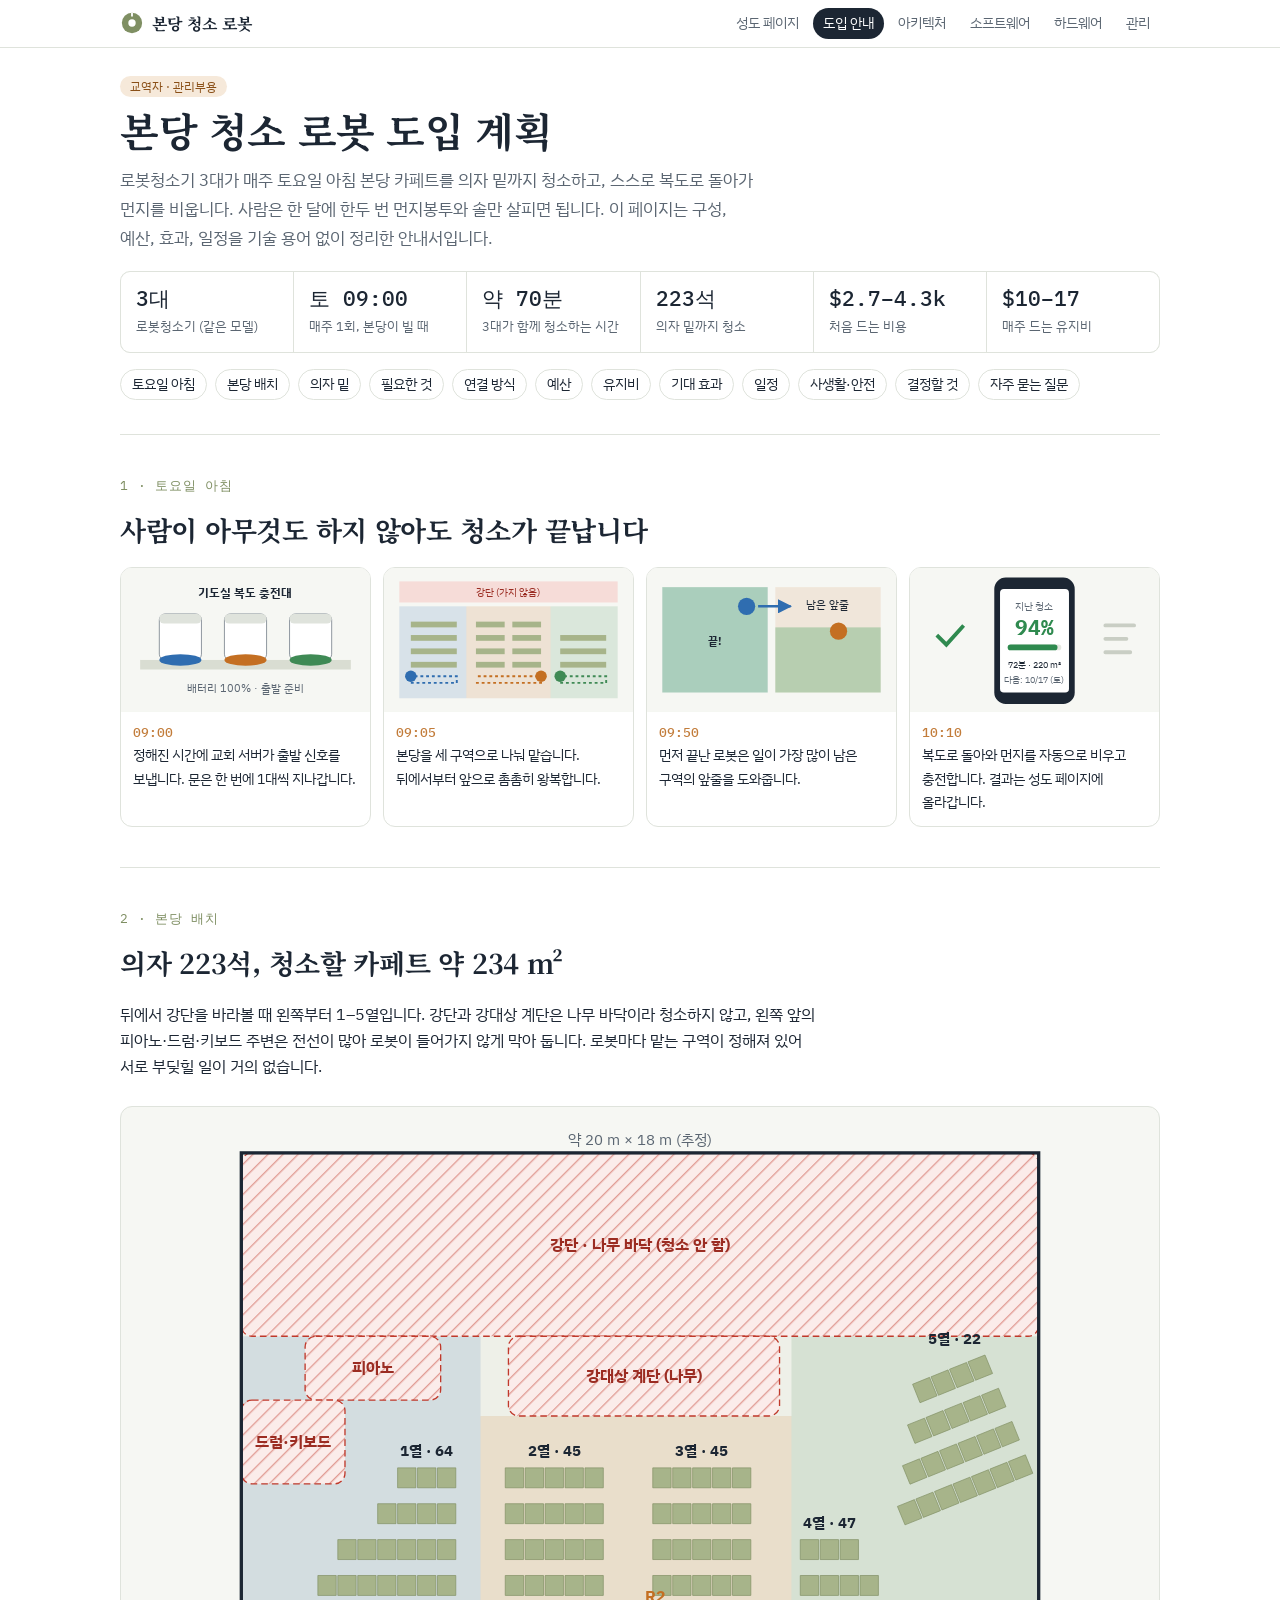
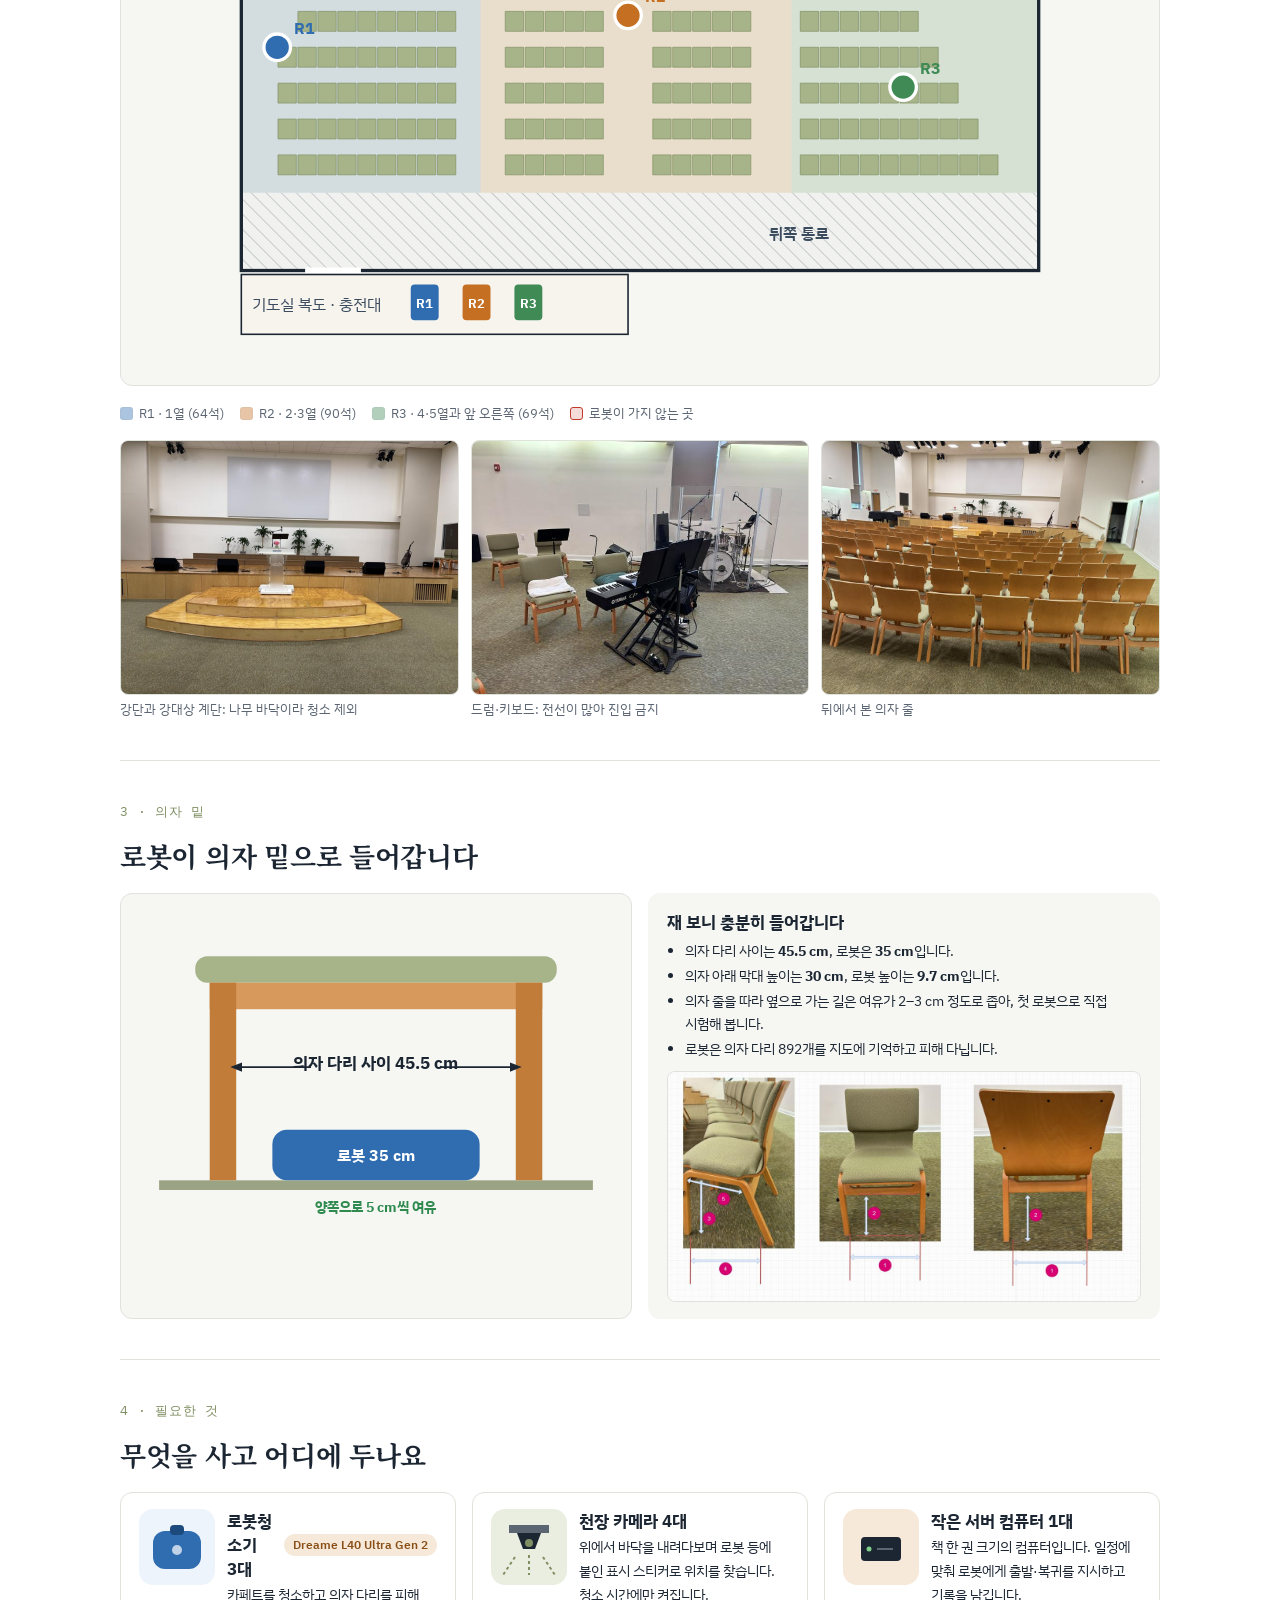
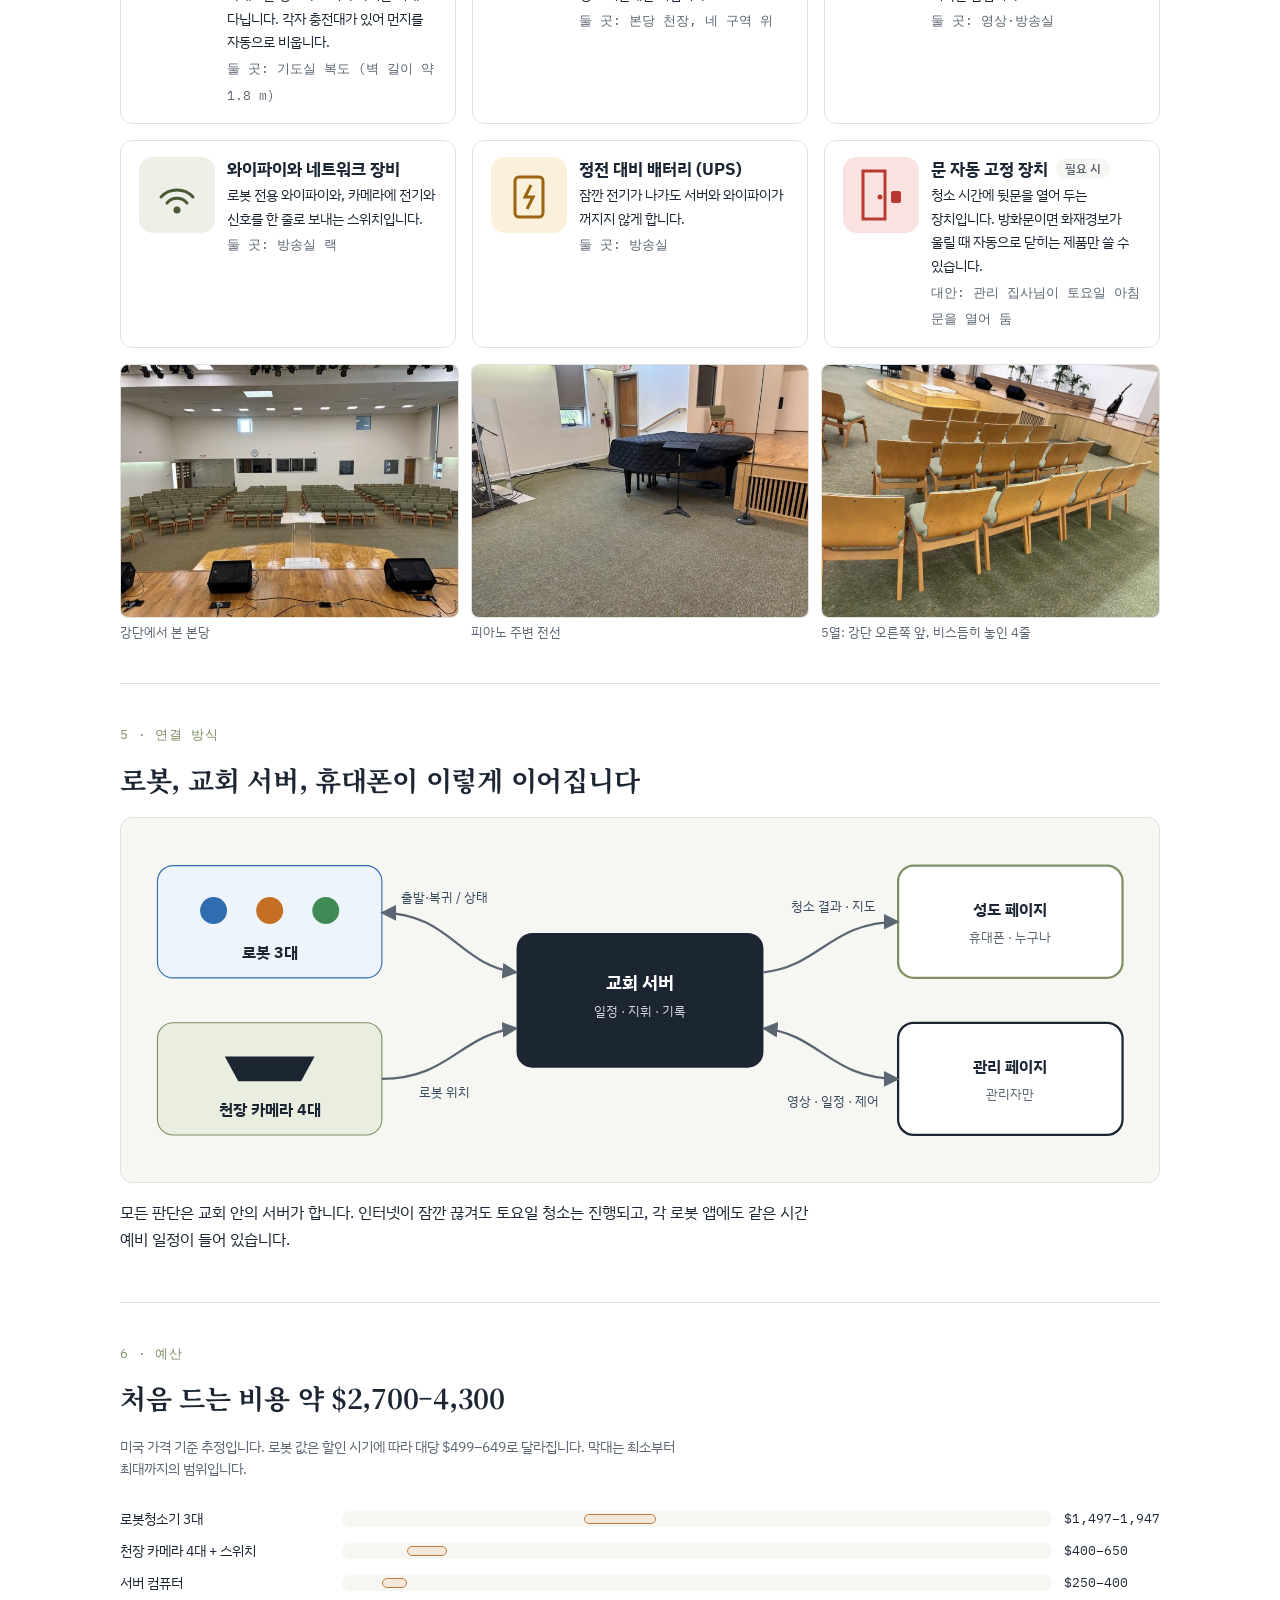
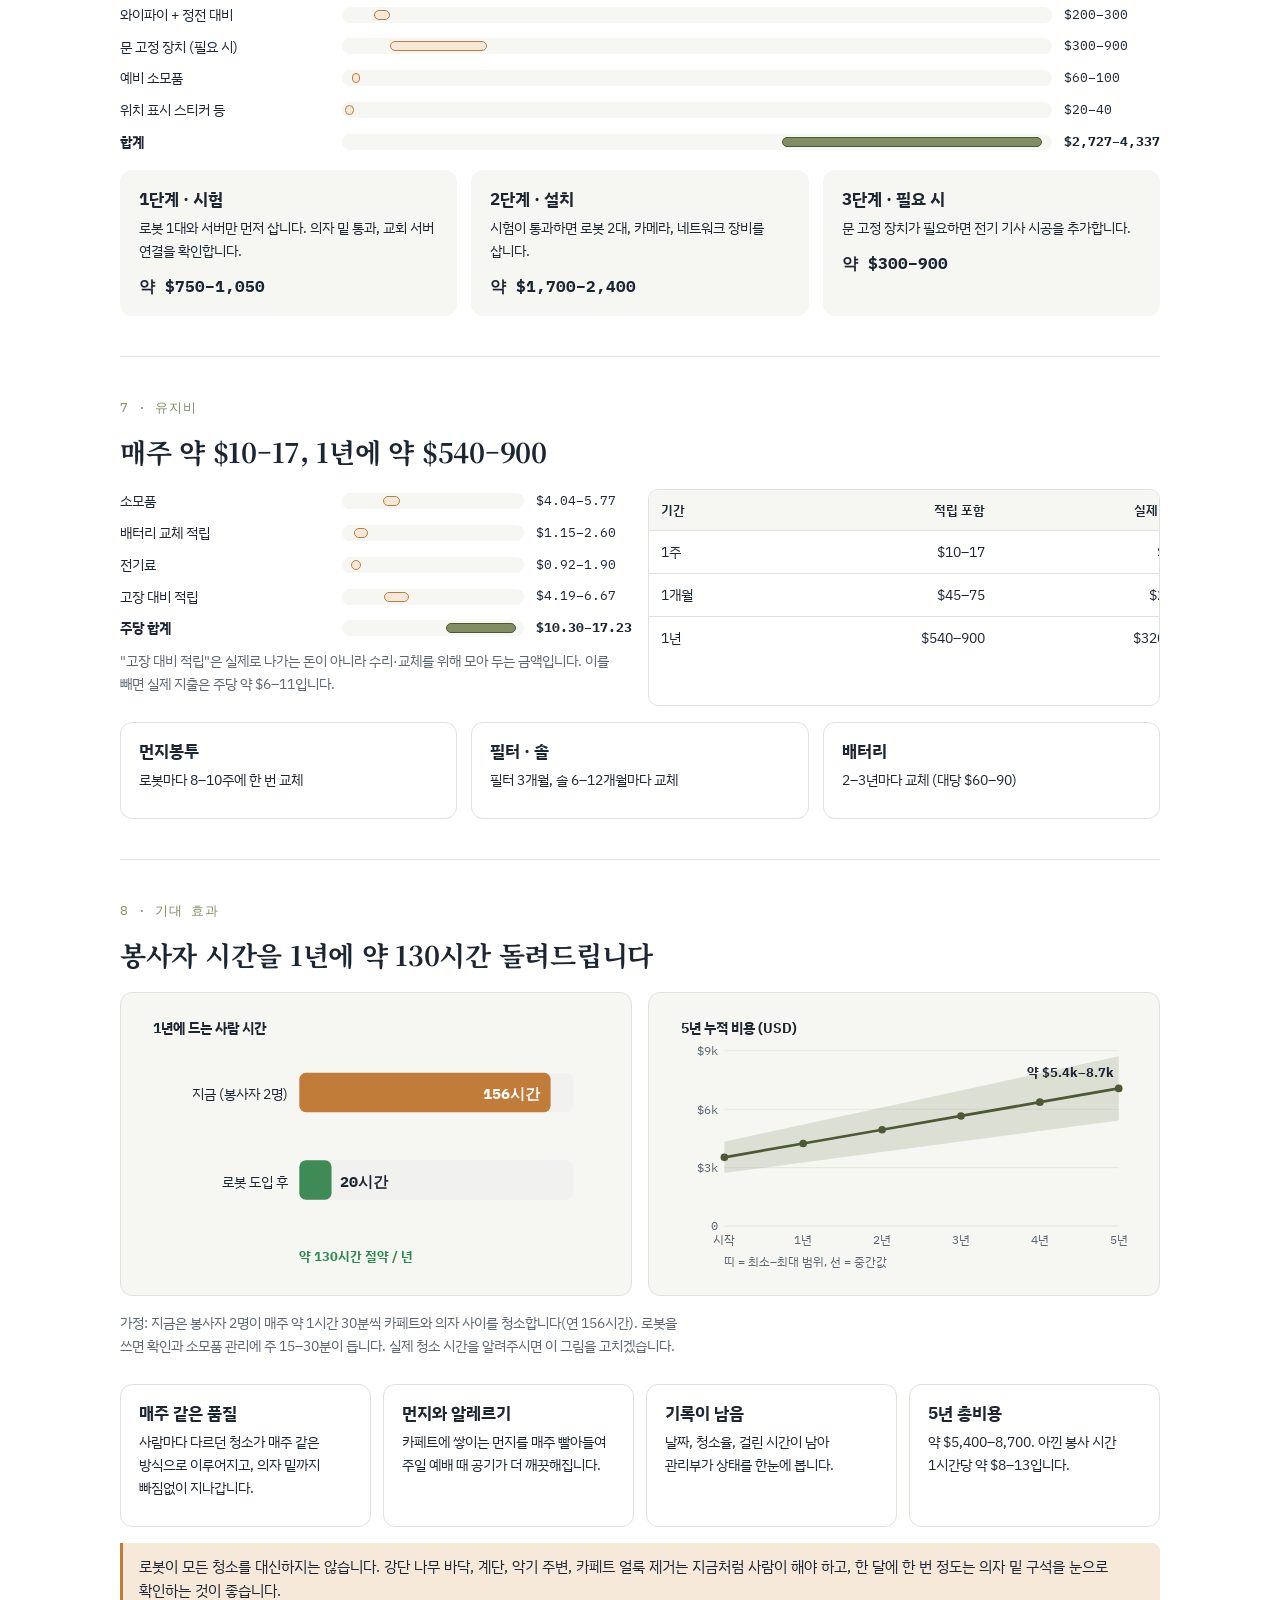
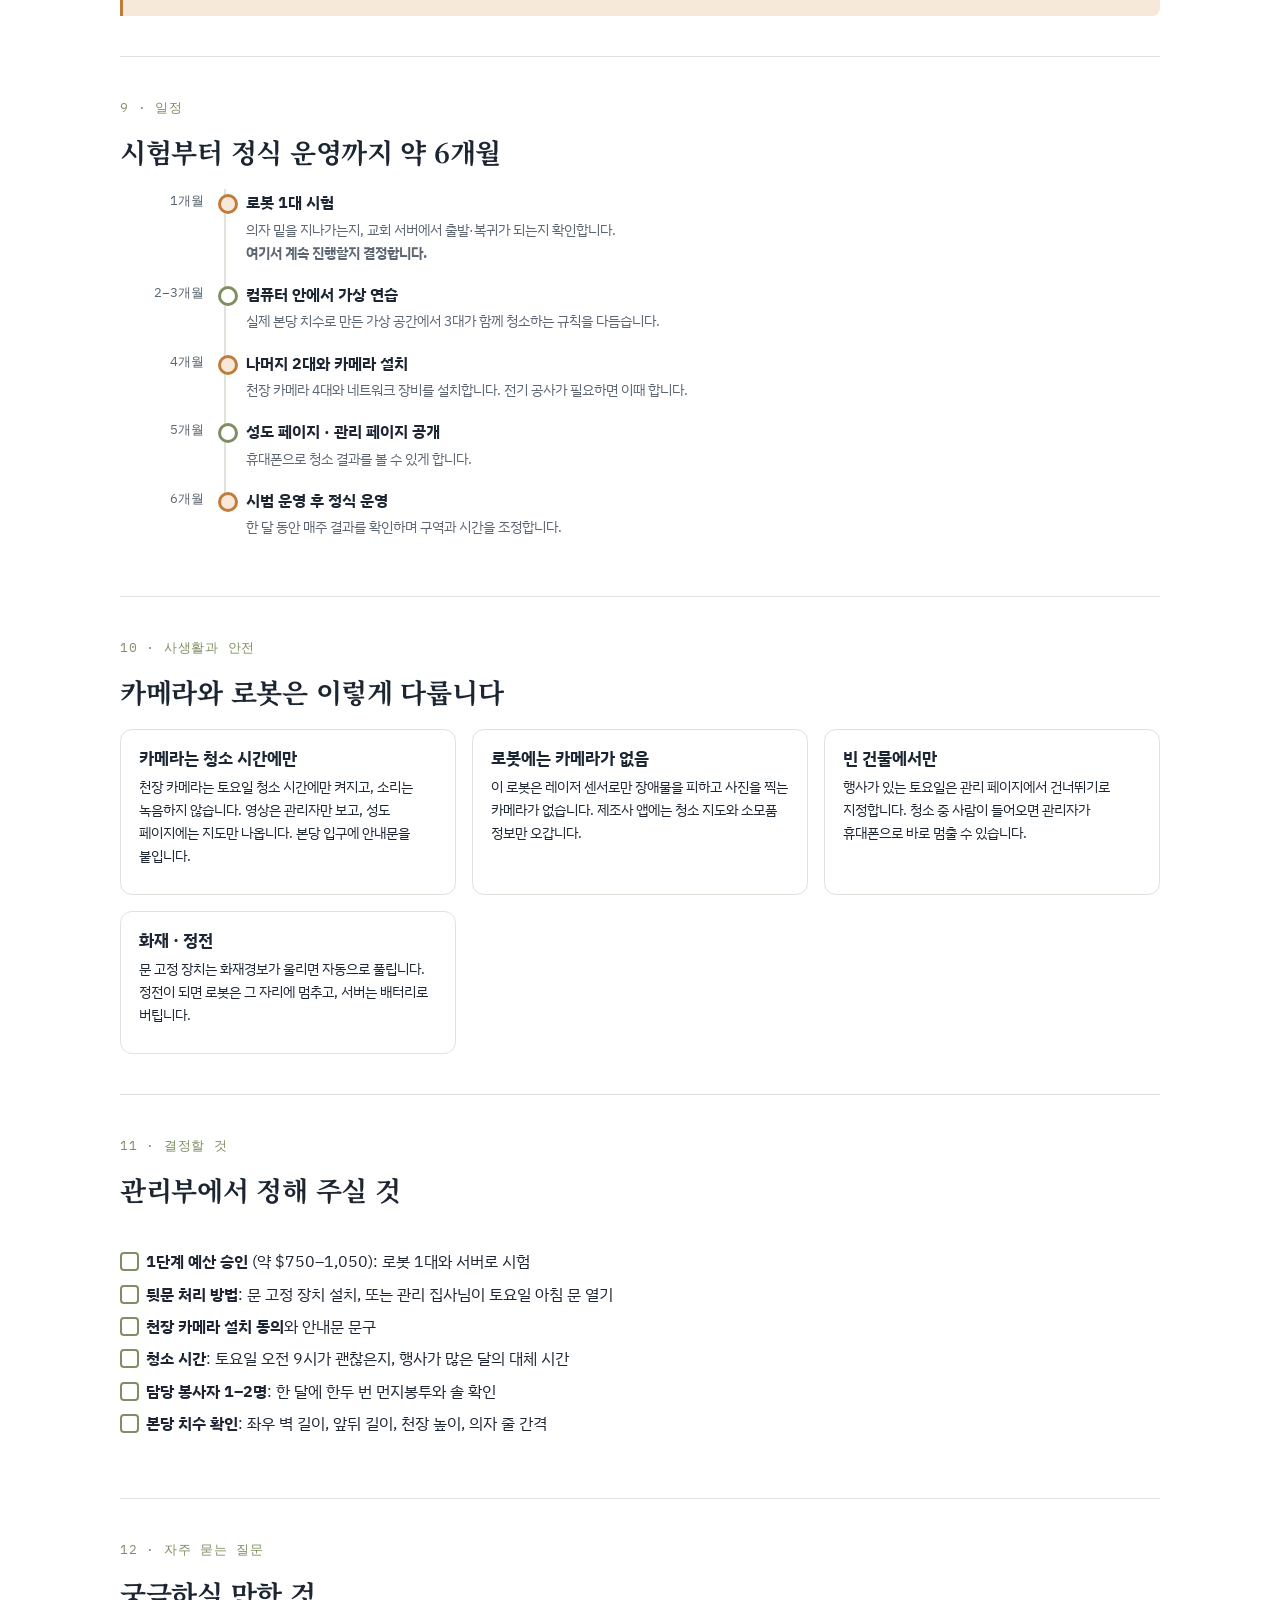
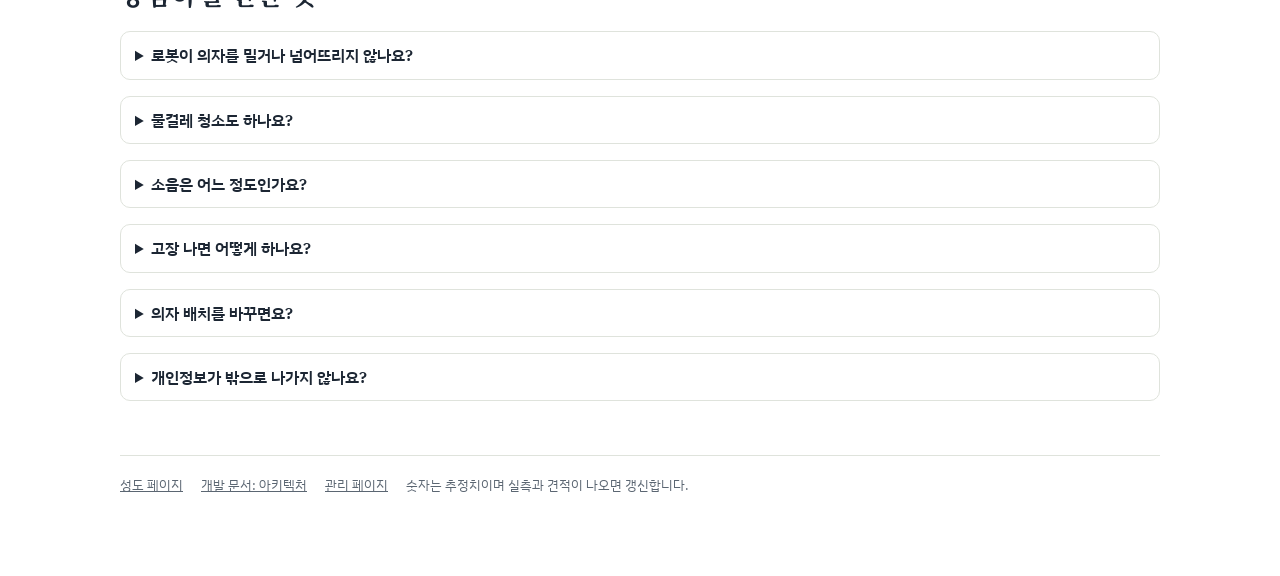
<file: overview.html>
<!doctype html>
<html lang="ko">
<head>
<meta charset="utf-8">
<meta name="viewport" content="width=device-width, initial-scale=1, viewport-fit=cover">
<title>본당 청소 로봇 도입 계획</title>
<meta name="description" content="교역자와 관리부를 위한 본당 청소 로봇 도입 안내: 구성, 예산, 유지비, 기대 효과, 일정">
<link rel="preconnect" href="https://fonts.googleapis.com">
<link rel="preconnect" href="https://fonts.gstatic.com" crossorigin>
<link rel="stylesheet" href="https://fonts.googleapis.com/css2?family=IBM+Plex+Sans+KR:wght@400;500;600;700&family=IBM+Plex+Mono:wght@400;500&family=Noto+Serif+KR:wght@600;700&display=swap">
<link rel="stylesheet" href="assets/css/site.css">
<style>
  .story{display:grid;grid-template-columns:repeat(auto-fit,minmax(220px,1fr));gap:12px}
  .story figure{margin:0;border:1px solid var(--line);border-radius:12px;overflow:hidden;background:#fff;display:flex;flex-direction:column}
  .story svg{display:block;width:100%;height:auto;background:var(--paper)}
  .story figcaption{padding:10px 12px 12px;font-size:14px}
  .story figcaption b{display:block;font-family:var(--f-mono);font-size:12.5px;color:var(--oak);font-weight:500}
  .part{display:grid;grid-template-columns:76px 1fr;gap:12px;align-items:start}
  .part svg{width:76px;height:76px}
  .part h3{margin-bottom:2px}
  .part p{margin:0;font-size:14px}
  .part .q{font-family:var(--f-mono);font-size:12.5px;color:var(--muted)}
  .costrow{display:grid;grid-template-columns:minmax(140px,210px) 1fr auto;gap:8px 12px;align-items:center;font-size:14px}
  .ctrack{position:relative;height:16px;background:var(--paper);border-radius:8px}
  .crange{position:absolute;top:3px;height:10px;border-radius:5px;background:var(--oak-soft);border:1px solid var(--oak)}
  .crange.t{background:var(--sage);border-color:var(--sage-ink)}
  .cval{font-family:var(--f-mono);font-size:13px;white-space:nowrap}
  .tot{font-weight:700}
  .tl{display:grid;gap:0}
  .tl .s{display:grid;grid-template-columns:84px 22px 1fr;gap:10px}
  .tl .t{font-family:var(--f-mono);font-size:13px;text-align:right;color:var(--muted);padding-top:1px}
  .tl .r{position:relative}
  .tl .r::before{content:"";position:absolute;left:10px;top:0;bottom:0;width:2px;background:var(--line)}
  .tl .r::after{content:"";position:absolute;left:4px;top:5px;width:14px;height:14px;border-radius:50%;background:#fff;border:3px solid var(--sage)}
  .tl .s.key .r::after{border-color:var(--oak);background:var(--oak-soft)}
  .tl .s:last-child .r::before{height:14px}
  .tl .d{padding-bottom:16px}
  .tl .d b{display:block}
  details.faq{border:1px solid var(--line);border-radius:10px;padding:10px 14px;background:#fff}
  details.faq summary{cursor:pointer;font-weight:600}
  details.faq p{margin:8px 0 0;font-size:14.5px}
  .check li{list-style:none;position:relative;padding-left:26px;margin:6px 0}
  .check li::before{content:"";position:absolute;left:0;top:4px;width:15px;height:15px;border:2px solid var(--sage);border-radius:4px}
  .check{padding-left:0}
  @media (max-width:620px){.costrow{grid-template-columns:1fr auto}.costrow .ctrack{grid-column:1 / -1;order:3}.tl .s{grid-template-columns:62px 22px 1fr}}
</style>
</head>
<body>
<header class="topnav"><div class="in">
  <a class="brand" href="index.html"><svg width="24" height="24" viewBox="0 0 26 26" aria-hidden="true"><circle cx="13" cy="13" r="11" fill="#7f8f63"/><circle cx="13" cy="13" r="4" fill="#fff"/><path d="M13 2v4" stroke="#fff" stroke-width="2"/></svg>본당 청소 로봇</a>
  <nav aria-label="페이지">
    <a href="index.html">성도 페이지</a>
    <a href="overview.html" aria-current="page">도입 안내</a>
    <a href="architecture.html">아키텍처</a>
    <a href="software.html">소프트웨어</a>
    <a href="hardware.html">하드웨어</a>
    <a href="maintain.html">관리</a>
  </nav>
</div></header>

<main class="wrap">
  <span class="audience">교역자 · 관리부용</span>
  <h1>본당 청소 로봇 도입 계획</h1>
  <p class="lede">로봇청소기 3대가 매주 토요일 아침 본당 카페트를 의자 밑까지 청소하고, 스스로 복도로 돌아가 먼지를 비웁니다. 사람은 한 달에 한두 번 먼지봉투와 솔만 살피면 됩니다. 이 페이지는 구성, 예산, 효과, 일정을 기술 용어 없이 정리한 안내서입니다.</p>
  <div class="facts" style="margin-top:18px">
    <div><b>3대</b><span>로봇청소기 (같은 모델)</span></div>
    <div><b>토 09:00</b><span>매주 1회, 본당이 빌 때</span></div>
    <div><b>약 70분</b><span>3대가 함께 청소하는 시간</span></div>
    <div><b>223석</b><span>의자 밑까지 청소</span></div>
    <div><b>$2.7–4.3k</b><span>처음 드는 비용</span></div>
    <div><b>$10–17</b><span>매주 드는 유지비</span></div>
  </div>
  <nav class="toc" aria-label="목차">
    <a href="#morning">토요일 아침</a><a href="#map">본당 배치</a><a href="#chair">의자 밑</a><a href="#parts">필요한 것</a><a href="#connect">연결 방식</a><a href="#budget">예산</a><a href="#upkeep">유지비</a><a href="#effect">기대 효과</a><a href="#schedule">일정</a><a href="#privacy">사생활·안전</a><a href="#decide">결정할 것</a><a href="#faq">자주 묻는 질문</a>
  </nav>

  <!-- 1 -->
  <section class="sec" id="morning">
    <div class="secnum">1 · 토요일 아침</div>
    <h2>사람이 아무것도 하지 않아도 청소가 끝납니다</h2>
    <div class="story">
      <figure>
        <svg viewBox="0 0 260 150" role="img" aria-label="복도 충전대에 로봇 3대가 나란히 서 있음">
          <rect x="0" y="0" width="260" height="150" fill="#f6f7f3"/>
          <rect x="20" y="96" width="220" height="10" fill="#d9ddd2"/>
          <g><rect x="40" y="48" width="44" height="48" rx="6" fill="#fff" stroke="#8b949c"/><rect x="40" y="48" width="44" height="10" rx="5" fill="#dfe3dc"/><ellipse cx="62" cy="96" rx="22" ry="6" fill="#2f6db0"/></g>
          <g><rect x="108" y="48" width="44" height="48" rx="6" fill="#fff" stroke="#8b949c"/><rect x="108" y="48" width="44" height="10" rx="5" fill="#dfe3dc"/><ellipse cx="130" cy="96" rx="22" ry="6" fill="#c46f22"/></g>
          <g><rect x="176" y="48" width="44" height="48" rx="6" fill="#fff" stroke="#8b949c"/><rect x="176" y="48" width="44" height="10" rx="5" fill="#dfe3dc"/><ellipse cx="198" cy="96" rx="22" ry="6" fill="#3f8a55"/></g>
          <text x="130" y="30" text-anchor="middle" font-size="13" font-weight="700" fill="#1c2633">기도실 복도 충전대</text>
          <text x="130" y="130" text-anchor="middle" font-size="11.5" fill="#5b6672">배터리 100% · 출발 준비</text>
        </svg>
        <figcaption><b>09:00</b>정해진 시간에 교회 서버가 출발 신호를 보냅니다. 문은 한 번에 1대씩 지나갑니다.</figcaption>
      </figure>
      <figure>
        <svg viewBox="0 0 260 150" role="img" aria-label="본당을 세 구역으로 나눠 로봇이 청소">
          <rect width="260" height="150" fill="#f6f7f3"/>
          <rect x="16" y="14" width="228" height="22" fill="#f6dcd8"/>
          <text x="130" y="29" text-anchor="middle" font-size="10.5" fill="#9b2c22">강단 (가지 않음)</text>
          <rect x="16" y="40" width="70" height="96" fill="#2f6db0" opacity=".15"/><rect x="86" y="40" width="88" height="96" fill="#c46f22" opacity=".15"/><rect x="174" y="40" width="70" height="96" fill="#3f8a55" opacity=".15"/>
          <g fill="#a7b48a"><rect x="28" y="56" width="48" height="6"/><rect x="28" y="70" width="48" height="6"/><rect x="28" y="84" width="48" height="6"/><rect x="28" y="98" width="48" height="6"/><rect x="96" y="56" width="30" height="6"/><rect x="134" y="56" width="30" height="6"/><rect x="96" y="70" width="30" height="6"/><rect x="134" y="70" width="30" height="6"/><rect x="96" y="84" width="30" height="6"/><rect x="134" y="84" width="30" height="6"/><rect x="96" y="98" width="30" height="6"/><rect x="134" y="98" width="30" height="6"/><rect x="184" y="70" width="48" height="6"/><rect x="184" y="84" width="48" height="6"/><rect x="184" y="98" width="48" height="6"/></g>
          <path d="M28 120 H76 V113 H28" fill="none" stroke="#2f6db0" stroke-width="2" stroke-dasharray="3 3"/><circle cx="28" cy="113" r="6" fill="#2f6db0"/>
          <path d="M96 120 H164 V113 H96" fill="none" stroke="#c46f22" stroke-width="2" stroke-dasharray="3 3"/><circle cx="164" cy="113" r="6" fill="#c46f22"/>
          <path d="M184 120 H232 V113 H184" fill="none" stroke="#3f8a55" stroke-width="2" stroke-dasharray="3 3"/><circle cx="184" cy="113" r="6" fill="#3f8a55"/>
        </svg>
        <figcaption><b>09:05</b>본당을 세 구역으로 나눠 맡습니다. 뒤에서부터 앞으로 촘촘히 왕복합니다.</figcaption>
      </figure>
      <figure>
        <svg viewBox="0 0 260 150" role="img" aria-label="먼저 끝난 로봇이 다른 구역을 도움">
          <rect width="260" height="150" fill="#f6f7f3"/>
          <rect x="16" y="20" width="110" height="110" fill="#2f6db0" opacity=".12"/><rect x="134" y="20" width="110" height="110" fill="#c46f22" opacity=".12"/>
          <rect x="16" y="20" width="110" height="110" fill="#4aa062" opacity=".35"/>
          <rect x="134" y="62" width="110" height="68" fill="#4aa062" opacity=".35"/>
          <circle cx="104" cy="40" r="9" fill="#2f6db0"/><path d="M116 40 H150" stroke="#2f6db0" stroke-width="2.5" marker-end="url(#ovA)"/>
          <circle cx="200" cy="66" r="9" fill="#c46f22"/>
          <defs><marker id="ovA" viewBox="0 0 10 10" refX="9" refY="5" markerWidth="6" markerHeight="6" orient="auto"><path d="M0,0 L10,5 L0,10 z" fill="#2f6db0"/></marker></defs>
          <text x="71" y="80" text-anchor="middle" font-size="11.5" font-weight="700" fill="#1c2633">끝!</text>
          <text x="189" y="42" text-anchor="middle" font-size="11" fill="#1c2633">남은 앞줄</text>
        </svg>
        <figcaption><b>09:50</b>먼저 끝난 로봇은 일이 가장 많이 남은 구역의 앞줄을 도와줍니다.</figcaption>
      </figure>
      <figure>
        <svg viewBox="0 0 260 150" role="img" aria-label="휴대폰에 청소 결과 표시">
          <rect width="260" height="150" fill="#f6f7f3"/>
          <rect x="88" y="10" width="84" height="132" rx="12" fill="#1c2633"/>
          <rect x="94" y="22" width="72" height="108" rx="4" fill="#fff"/>
          <text x="130" y="44" text-anchor="middle" font-size="10" fill="#5b6672">지난 청소</text>
          <text x="130" y="70" text-anchor="middle" font-size="22" font-weight="700" fill="#2f8a4f" font-family="IBM Plex Mono, monospace">94%</text>
          <rect x="102" y="80" width="56" height="6" rx="3" fill="#e5e8e1"/><rect x="102" y="80" width="52" height="6" rx="3" fill="#2f8a4f"/>
          <text x="130" y="104" text-anchor="middle" font-size="9.5" fill="#1c2633">72분 · 220 m²</text>
          <text x="130" y="120" text-anchor="middle" font-size="9" fill="#5b6672">다음: 10/17 (토)</text>
          <path d="M28 70 l10 10 18-20" fill="none" stroke="#2f8a4f" stroke-width="4"/>
          <path d="M204 60 h30 M204 74 h22 M204 88 h26" stroke="#c9cec4" stroke-width="4" stroke-linecap="round"/>
        </svg>
        <figcaption><b>10:10</b>복도로 돌아와 먼지를 자동으로 비우고 충전합니다. 결과는 성도 페이지에 올라갑니다.</figcaption>
      </figure>
    </div>
  </section>

  <!-- 2 -->
  <section class="sec" id="map">
    <div class="secnum">2 · 본당 배치</div>
    <h2>의자 223석, 청소할 카페트 약 234 m²</h2>
    <p>뒤에서 강단을 바라볼 때 왼쪽부터 1–5열입니다. 강단과 강대상 계단은 나무 바닥이라 청소하지 않고, 왼쪽 앞의 피아노·드럼·키보드 주변은 전선이 많아 로봇이 들어가지 않게 막아 둡니다. 로봇마다 맡는 구역이 정해져 있어 서로 부딪힐 일이 거의 없습니다.</p>
    <div class="fig"><svg id="ovMap" viewBox="0 0 760 640" role="img" aria-label="본당 배치도와 로봇 3대 담당 구역"></svg></div>
    <div class="legend">
      <span><i style="background:#2f6db0;opacity:.4"></i>R1 · 1열 (64석)</span>
      <span><i style="background:#c46f22;opacity:.4"></i>R2 · 2·3열 (90석)</span>
      <span><i style="background:#3f8a55;opacity:.4"></i>R3 · 4·5열과 앞 오른쪽 (69석)</span>
      <span><i style="background:#f6dcd8;border-color:#c0392b"></i>로봇이 가지 않는 곳</span>
    </div>
    <div class="photos">
      <figure><img src="assets/img/stage.jpg" alt="강단과 강대상 계단" loading="lazy"><figcaption>강단과 강대상 계단: 나무 바닥이라 청소 제외</figcaption></figure>
      <figure><img src="assets/img/band.jpg" alt="드럼과 키보드" loading="lazy"><figcaption>드럼·키보드: 전선이 많아 진입 금지</figcaption></figure>
      <figure><img src="assets/img/rows-back.jpg" alt="뒤에서 본 의자 줄" loading="lazy"><figcaption>뒤에서 본 의자 줄</figcaption></figure>
    </div>
  </section>

  <!-- 3 -->
  <section class="sec" id="chair">
    <div class="secnum">3 · 의자 밑</div>
    <h2>로봇이 의자 밑으로 들어갑니다</h2>
    <div class="grid2">
      <div class="fig">
        <svg viewBox="0 0 400 260" role="img" aria-label="의자 앞모습: 다리 사이 45.5 cm, 로봇 폭 35 cm">
          <rect width="400" height="260" fill="#f6f7f3"/>
          <rect x="20" y="226" width="360" height="8" fill="#9aa384"/>
          <rect x="50" y="40" width="300" height="22" rx="10" fill="#a7b48a"/>
          <rect x="62" y="62" width="276" height="22" fill="#d79a5c"/>
          <rect x="62" y="62" width="22" height="164" fill="#c27c3a"/><rect x="316" y="62" width="22" height="164" fill="#c27c3a"/>
          <rect x="114" y="184" width="172" height="42" rx="12" fill="#2f6db0"/>
          <text x="200" y="210" text-anchor="middle" font-size="13" font-weight="700" fill="#fff">로봇 35 cm</text>
          <path d="M84 132 H316" stroke="#1c2633" stroke-width="1.4" marker-start="url(#ovD)" marker-end="url(#ovD)"/>
          <defs><marker id="ovD" viewBox="0 0 10 10" refX="5" refY="5" markerWidth="7" markerHeight="7" orient="auto-start-reverse"><path d="M0,1 L10,5 L0,9 z" fill="#1c2633"/></marker></defs>
          <rect x="146" y="118" width="108" height="22" rx="4" fill="#f6f7f3"/>
          <text x="200" y="134" text-anchor="middle" font-size="14" font-weight="700" fill="#1c2633">의자 다리 사이 45.5 cm</text>
          <text x="200" y="252" text-anchor="middle" font-size="12" fill="#2f8a4f" font-weight="700">양쪽으로 5 cm씩 여유</text>
        </svg>
      </div>
      <div class="card soft">
        <h3>재 보니 충분히 들어갑니다</h3>
        <ul class="plain small">
          <li>의자 다리 사이는 <b>45.5 cm</b>, 로봇은 <b>35 cm</b>입니다.</li>
          <li>의자 아래 막대 높이는 <b>30 cm</b>, 로봇 높이는 <b>9.7 cm</b>입니다.</li>
          <li>의자 줄을 따라 옆으로 가는 길은 여유가 2–3 cm 정도로 좁아, 첫 로봇으로 직접 시험해 봅니다.</li>
          <li>로봇은 의자 다리 892개를 지도에 기억하고 피해 다닙니다.</li>
        </ul>
        <img src="assets/img/chair-measure.jpg" alt="의자 치수 측정 사진" loading="lazy" style="margin-top:10px;border-radius:8px;border:1px solid var(--line)">
      </div>
    </div>
  </section>

  <!-- 4 -->
  <section class="sec" id="parts">
    <div class="secnum">4 · 필요한 것</div>
    <h2>무엇을 사고 어디에 두나요</h2>
    <div class="grid2">
      <div class="card part">
        <svg viewBox="0 0 76 76" aria-hidden="true"><rect width="76" height="76" rx="14" fill="#eef4fb"/><rect x="14" y="22" width="48" height="38" rx="12" fill="#2f6db0"/><rect x="31" y="16" width="14" height="10" rx="4" fill="#1d4a7c"/><circle cx="38" cy="41" r="5" fill="#fff" opacity=".7"/></svg>
        <div><h3>로봇청소기 3대 <span class="chip c-oak">Dreame L40 Ultra Gen 2</span></h3><p>카페트를 청소하고 의자 다리를 피해 다닙니다. 각자 충전대가 있어 먼지를 자동으로 비웁니다.</p><span class="q">둘 곳: 기도실 복도 (벽 길이 약 1.8 m)</span></div>
      </div>
      <div class="card part">
        <svg viewBox="0 0 76 76" aria-hidden="true"><rect width="76" height="76" rx="14" fill="#e9eee0"/><rect x="18" y="16" width="40" height="8" fill="#5b6672"/><path d="M26 24 h24 l-6 16 h-12z" fill="#1c2633"/><circle cx="38" cy="34" r="4" fill="#7f8f63"/><path d="M24 48 L12 66 M52 48 L64 66 M38 46 V66" stroke="#7f8f63" stroke-width="2" stroke-dasharray="3 3"/></svg>
        <div><h3>천장 카메라 4대</h3><p>위에서 바닥을 내려다보며 로봇 등에 붙인 표시 스티커로 위치를 찾습니다. 청소 시간에만 켜집니다.</p><span class="q">둘 곳: 본당 천장, 네 구역 위</span></div>
      </div>
      <div class="card part">
        <svg viewBox="0 0 76 76" aria-hidden="true"><rect width="76" height="76" rx="14" fill="#f6e9da"/><rect x="18" y="28" width="40" height="24" rx="4" fill="#1c2633"/><circle cx="26" cy="40" r="2.5" fill="#7fd18a"/><path d="M34 40 h16" stroke="#5b6672" stroke-width="2"/></svg>
        <div><h3>작은 서버 컴퓨터 1대</h3><p>책 한 권 크기의 컴퓨터입니다. 일정에 맞춰 로봇에게 출발·복귀를 지시하고 기록을 남깁니다.</p><span class="q">둘 곳: 영상·방송실</span></div>
      </div>
      <div class="card part">
        <svg viewBox="0 0 76 76" aria-hidden="true"><rect width="76" height="76" rx="14" fill="#eef0e8"/><path d="M22 40 a22 22 0 0 1 32 0 M28 46 a13 13 0 0 1 20 0" fill="none" stroke="#4b5a35" stroke-width="3" stroke-linecap="round"/><circle cx="38" cy="53" r="3.5" fill="#4b5a35"/></svg>
        <div><h3>와이파이와 네트워크 장비</h3><p>로봇 전용 와이파이와, 카메라에 전기와 신호를 한 줄로 보내는 스위치입니다.</p><span class="q">둘 곳: 방송실 랙</span></div>
      </div>
      <div class="card part">
        <svg viewBox="0 0 76 76" aria-hidden="true"><rect width="76" height="76" rx="14" fill="#fbf0d9"/><rect x="24" y="20" width="28" height="40" rx="4" fill="none" stroke="#9a6410" stroke-width="3"/><path d="M40 28 l-6 12 h8 l-6 12" fill="none" stroke="#9a6410" stroke-width="3"/></svg>
        <div><h3>정전 대비 배터리 (UPS)</h3><p>잠깐 전기가 나가도 서버와 와이파이가 꺼지지 않게 합니다.</p><span class="q">둘 곳: 방송실</span></div>
      </div>
      <div class="card part">
        <svg viewBox="0 0 76 76" aria-hidden="true"><rect width="76" height="76" rx="14" fill="#f8e3e1"/><rect x="20" y="14" width="22" height="48" fill="none" stroke="#b83a32" stroke-width="3"/><circle cx="37" cy="40" r="2.5" fill="#b83a32"/><rect x="48" y="34" width="10" height="12" rx="2" fill="#b83a32"/></svg>
        <div><h3>문 자동 고정 장치 <span class="chip c-mute">필요 시</span></h3><p>청소 시간에 뒷문을 열어 두는 장치입니다. 방화문이면 화재경보가 울릴 때 자동으로 닫히는 제품만 쓸 수 있습니다.</p><span class="q">대안: 관리 집사님이 토요일 아침 문을 열어 둠</span></div>
      </div>
    </div>
    <div class="photos">
      <figure><img src="assets/img/sanctuary.jpg" alt="강단에서 본 본당" loading="lazy"><figcaption>강단에서 본 본당</figcaption></figure>
      <figure><img src="assets/img/piano.jpg" alt="피아노 옆 출입문" loading="lazy"><figcaption>피아노 주변 전선</figcaption></figure>
      <figure><img src="assets/img/col5.jpg" alt="5열 의자" loading="lazy"><figcaption>5열: 강단 오른쪽 앞, 비스듬히 놓인 4줄</figcaption></figure>
    </div>
  </section>

  <!-- 5 -->
  <section class="sec" id="connect">
    <div class="secnum">5 · 연결 방식</div>
    <h2>로봇, 교회 서버, 휴대폰이 이렇게 이어집니다</h2>
    <div class="fig">
      <svg viewBox="0 0 900 300" role="img" aria-label="로봇과 카메라가 교회 서버에 연결되고, 서버가 성도 페이지와 관리자 페이지로 결과를 보냄">
        <defs><marker id="ovB" viewBox="0 0 10 10" refX="9" refY="5" markerWidth="7" markerHeight="7" orient="auto-start-reverse"><path d="M0,0 L10,5 L0,10 z" fill="#5b6672"/></marker></defs>
        <g font-size="14" font-weight="700" fill="#1c2633" text-anchor="middle">
          <rect x="20" y="30" width="200" height="100" rx="14" fill="#eef4fb" stroke="#2f6db0"/>
          <circle cx="70" cy="70" r="12" fill="#2f6db0"/><circle cx="120" cy="70" r="12" fill="#c46f22"/><circle cx="170" cy="70" r="12" fill="#3f8a55"/>
          <text x="120" y="112">로봇 3대</text>
          <rect x="20" y="170" width="200" height="100" rx="14" fill="#e9eee0" stroke="#7f8f63"/>
          <path d="M80 200 h80 l-12 22 h-56z" fill="#1c2633"/>
          <text x="120" y="252">천장 카메라 4대</text>
          <rect x="340" y="90" width="220" height="120" rx="14" fill="#1c2633"/>
          <text x="450" y="140" fill="#fff" font-size="16">교회 서버</text>
          <text x="450" y="164" fill="#cfd6de" font-size="12" font-weight="400">일정 · 지휘 · 기록</text>
          <rect x="680" y="30" width="200" height="100" rx="14" fill="#fff" stroke="#7f8f63" stroke-width="2"/>
          <text x="780" y="74">성도 페이지</text>
          <text x="780" y="98" font-size="12" font-weight="400" fill="#5b6672">휴대폰 · 누구나</text>
          <rect x="680" y="170" width="200" height="100" rx="14" fill="#fff" stroke="#1c2633" stroke-width="2"/>
          <text x="780" y="214">관리 페이지</text>
          <text x="780" y="238" font-size="12" font-weight="400" fill="#5b6672">관리자만</text>
        </g>
        <g fill="none" stroke="#5b6672" stroke-width="2">
          <path d="M220 72 C280 72 290 120 340 125" marker-end="url(#ovB)" marker-start="url(#ovB)"/>
          <path d="M220 220 C280 220 290 180 340 175" marker-end="url(#ovB)"/>
          <path d="M560 125 C610 120 620 80 680 80" marker-end="url(#ovB)"/>
          <path d="M560 175 C610 180 620 220 680 220" marker-end="url(#ovB)" marker-start="url(#ovB)"/>
        </g>
        <g font-size="12" fill="#3b4b5e" text-anchor="middle">
          <text x="276" y="62">출발·복귀 / 상태</text>
          <text x="276" y="236">로봇 위치</text>
          <text x="622" y="70">청소 결과 · 지도</text>
          <text x="622" y="244">영상 · 일정 · 제어</text>
        </g>
      </svg>
    </div>
    <p>모든 판단은 교회 안의 서버가 합니다. 인터넷이 잠깐 끊겨도 토요일 청소는 진행되고, 각 로봇 앱에도 같은 시간 예비 일정이 들어 있습니다.</p>
  </section>

  <!-- 6 -->
  <section class="sec" id="budget">
    <div class="secnum">6 · 예산</div>
    <h2>처음 드는 비용 약 $2,700–4,300</h2>
    <p class="small muted">미국 가격 기준 추정입니다. 로봇 값은 할인 시기에 따라 대당 $499–649로 달라집니다. 막대는 최소부터 최대까지의 범위입니다.</p>
    <div class="costrow" id="cost1"></div>
    <div class="grid3">
      <div class="card soft"><h3>1단계 · 시험</h3><p class="small">로봇 1대와 서버만 먼저 삽니다. 의자 밑 통과, 교회 서버 연결을 확인합니다.</p><b class="mono">약 $750–1,050</b></div>
      <div class="card soft"><h3>2단계 · 설치</h3><p class="small">시험이 통과하면 로봇 2대, 카메라, 네트워크 장비를 삽니다.</p><b class="mono">약 $1,700–2,400</b></div>
      <div class="card soft"><h3>3단계 · 필요 시</h3><p class="small">문 고정 장치가 필요하면 전기 기사 시공을 추가합니다.</p><b class="mono">약 $300–900</b></div>
    </div>
  </section>

  <!-- 7 -->
  <section class="sec" id="upkeep">
    <div class="secnum">7 · 유지비</div>
    <h2>매주 약 $10–17, 1년에 약 $540–900</h2>
    <div class="grid2">
      <div>
        <div class="costrow" id="cost2"></div>
        <p class="small muted" style="margin-top:10px">"고장 대비 적립"은 실제로 나가는 돈이 아니라 수리·교체를 위해 모아 두는 금액입니다. 이를 빼면 실제 지출은 주당 약 $6–11입니다.</p>
      </div>
      <div class="tbl"><table>
        <thead><tr><th>기간</th><th class="r">적립 포함</th><th class="r">실제 지출만</th></tr></thead>
        <tbody>
          <tr><td>1주</td><td class="r">$10–17</td><td class="r">$6–11</td></tr>
          <tr><td>1개월</td><td class="r">$45–75</td><td class="r">$26–45</td></tr>
          <tr><td>1년</td><td class="r">$540–900</td><td class="r">$320–535</td></tr>
        </tbody>
      </table></div>
    </div>
    <div class="grid3">
      <div class="card"><h3>먼지봉투</h3><p class="small">로봇마다 8–10주에 한 번 교체</p></div>
      <div class="card"><h3>필터 · 솔</h3><p class="small">필터 3개월, 솔 6–12개월마다 교체</p></div>
      <div class="card"><h3>배터리</h3><p class="small">2–3년마다 교체 (대당 $60–90)</p></div>
    </div>
  </section>

  <!-- 8 -->
  <section class="sec" id="effect">
    <div class="secnum">8 · 기대 효과</div>
    <h2>봉사자 시간을 1년에 약 130시간 돌려드립니다</h2>
    <div class="grid2">
      <div class="fig">
        <svg id="effChart" viewBox="0 0 440 250" role="img" aria-label="1년 청소 시간 비교: 사람이 할 때 156시간, 로봇 도입 후 관리 시간 20시간"></svg>
      </div>
      <div class="fig">
        <svg id="costChart" viewBox="0 0 440 250" role="img" aria-label="5년 누적 비용 그래프"></svg>
      </div>
    </div>
    <p class="small muted">가정: 지금은 봉사자 2명이 매주 약 1시간 30분씩 카페트와 의자 사이를 청소합니다(연 156시간). 로봇을 쓰면 확인과 소모품 관리에 주 15–30분이 듭니다. 실제 청소 시간을 알려주시면 이 그림을 고치겠습니다.</p>
    <div class="grid4">
      <div class="card"><h3>매주 같은 품질</h3><p class="small">사람마다 다르던 청소가 매주 같은 방식으로 이루어지고, 의자 밑까지 빠짐없이 지나갑니다.</p></div>
      <div class="card"><h3>먼지와 알레르기</h3><p class="small">카페트에 쌓이는 먼지를 매주 빨아들여 주일 예배 때 공기가 더 깨끗해집니다.</p></div>
      <div class="card"><h3>기록이 남음</h3><p class="small">날짜, 청소율, 걸린 시간이 남아 관리부가 상태를 한눈에 봅니다.</p></div>
      <div class="card"><h3>5년 총비용</h3><p class="small">약 $5,400–8,700. 아낀 봉사 시간 1시간당 약 $8–13입니다.</p></div>
    </div>
    <div class="callout">로봇이 모든 청소를 대신하지는 않습니다. 강단 나무 바닥, 계단, 악기 주변, 카페트 얼룩 제거는 지금처럼 사람이 해야 하고, 한 달에 한 번 정도는 의자 밑 구석을 눈으로 확인하는 것이 좋습니다.</div>
  </section>

  <!-- 9 -->
  <section class="sec" id="schedule">
    <div class="secnum">9 · 일정</div>
    <h2>시험부터 정식 운영까지 약 6개월</h2>
    <div class="tl">
      <div class="s key"><div class="t">1개월</div><div class="r"></div><div class="d"><b>로봇 1대 시험</b><span class="small muted">의자 밑을 지나가는지, 교회 서버에서 출발·복귀가 되는지 확인합니다. <b>여기서 계속 진행할지 결정합니다.</b></span></div></div>
      <div class="s"><div class="t">2–3개월</div><div class="r"></div><div class="d"><b>컴퓨터 안에서 가상 연습</b><span class="small muted">실제 본당 치수로 만든 가상 공간에서 3대가 함께 청소하는 규칙을 다듬습니다.</span></div></div>
      <div class="s key"><div class="t">4개월</div><div class="r"></div><div class="d"><b>나머지 2대와 카메라 설치</b><span class="small muted">천장 카메라 4대와 네트워크 장비를 설치합니다. 전기 공사가 필요하면 이때 합니다.</span></div></div>
      <div class="s"><div class="t">5개월</div><div class="r"></div><div class="d"><b>성도 페이지 · 관리 페이지 공개</b><span class="small muted">휴대폰으로 청소 결과를 볼 수 있게 합니다.</span></div></div>
      <div class="s key"><div class="t">6개월</div><div class="r"></div><div class="d"><b>시범 운영 후 정식 운영</b><span class="small muted">한 달 동안 매주 결과를 확인하며 구역과 시간을 조정합니다.</span></div></div>
    </div>
  </section>

  <!-- 10 -->
  <section class="sec" id="privacy">
    <div class="secnum">10 · 사생활과 안전</div>
    <h2>카메라와 로봇은 이렇게 다룹니다</h2>
    <div class="grid2">
      <div class="card"><h3>카메라는 청소 시간에만</h3><p class="small">천장 카메라는 토요일 청소 시간에만 켜지고, 소리는 녹음하지 않습니다. 영상은 관리자만 보고, 성도 페이지에는 지도만 나옵니다. 본당 입구에 안내문을 붙입니다.</p></div>
      <div class="card"><h3>로봇에는 카메라가 없음</h3><p class="small">이 로봇은 레이저 센서로만 장애물을 피하고 사진을 찍는 카메라가 없습니다. 제조사 앱에는 청소 지도와 소모품 정보만 오갑니다.</p></div>
      <div class="card"><h3>빈 건물에서만</h3><p class="small">행사가 있는 토요일은 관리 페이지에서 건너뛰기로 지정합니다. 청소 중 사람이 들어오면 관리자가 휴대폰으로 바로 멈출 수 있습니다.</p></div>
      <div class="card"><h3>화재 · 정전</h3><p class="small">문 고정 장치는 화재경보가 울리면 자동으로 풀립니다. 정전이 되면 로봇은 그 자리에 멈추고, 서버는 배터리로 버팁니다.</p></div>
    </div>
  </section>

  <!-- 11 -->
  <section class="sec" id="decide">
    <div class="secnum">11 · 결정할 것</div>
    <h2>관리부에서 정해 주실 것</h2>
    <ul class="check">
      <li><b>1단계 예산 승인</b> (약 $750–1,050): 로봇 1대와 서버로 시험</li>
      <li><b>뒷문 처리 방법</b>: 문 고정 장치 설치, 또는 관리 집사님이 토요일 아침 문 열기</li>
      <li><b>천장 카메라 설치 동의</b>와 안내문 문구</li>
      <li><b>청소 시간</b>: 토요일 오전 9시가 괜찮은지, 행사가 많은 달의 대체 시간</li>
      <li><b>담당 봉사자 1–2명</b>: 한 달에 한두 번 먼지봉투와 솔 확인</li>
      <li><b>본당 치수 확인</b>: 좌우 벽 길이, 앞뒤 길이, 천장 높이, 의자 줄 간격</li>
    </ul>
  </section>

  <!-- 12 -->
  <section class="sec" id="faq">
    <div class="secnum">12 · 자주 묻는 질문</div>
    <h2>궁금하실 만한 것</h2>
    <details class="faq"><summary>로봇이 의자를 밀거나 넘어뜨리지 않나요?</summary><p>로봇 무게는 약 4 kg이고, 의자 다리를 미리 보고 피합니다. 살짝 닿아도 의자가 서로 연결되어 있어 움직이지 않습니다.</p></details>
    <details class="faq"><summary>물걸레 청소도 하나요?</summary><p>아니요. 본당은 카페트라 물걸레 기능은 꺼 둡니다. 로봇 충전대에 물탱크가 있지만 비워 둡니다.</p></details>
    <details class="faq"><summary>소음은 어느 정도인가요?</summary><p>일반 가정용 청소기보다 조용한 수준(약 63 dB)입니다. 빈 건물에서만 돌리므로 문제가 없습니다.</p></details>
    <details class="faq"><summary>고장 나면 어떻게 하나요?</summary><p>로봇 3대가 같은 모델이라 고장 난 1대의 구역을 나머지 2대가 나눠 맡습니다. 부품은 온라인으로 쉽게 구할 수 있고, 고장 대비 적립금으로 처리합니다.</p></details>
    <details class="faq"><summary>의자 배치를 바꾸면요?</summary><p>큰 행사 뒤 배치가 바뀌면 관리자가 로봇 앱에서 지도를 한 번 다시 만들게 합니다. 자주 쓰는 배치는 저장해 둘 수 있습니다.</p></details>
    <details class="faq"><summary>개인정보가 밖으로 나가지 않나요?</summary><p>카메라 영상은 교회 안 서버에만 머물고 인터넷으로 나가지 않습니다. 로봇 제조사 앱에는 청소 지도와 소모품 정보만 오갑니다.</p></details>
  </section>

  <footer class="foot">
    <a href="index.html">성도 페이지</a><a href="architecture.html">개발 문서: 아키텍처</a><a href="maintain.html">관리 페이지</a>
    <span>숫자는 추정치이며 실측과 견적이 나오면 갱신합니다.</span>
  </footer>
</main>

<script src="assets/js/layout.js"></script>
<script>
(function(){
  "use strict";
  const S=Sanctuary,el=S.svgEl;
  // 배치도
  const svg=document.getElementById("ovMap");
  S.svgDefs(svg);
  const g=el("g",{},svg), s=30, ox=80, oy=24;
  S.svgLayout(g,ox,oy,s,{zones:true,zoneOp:.14,hatch:"hatchRed",labels:true,colLabels:true,door:true,aisle:"url(#hatchGray)",aisleLabel:"뒤쪽 통로"});
  el("rect",{x:ox,y:oy+18.1*s,width:9.7*s,height:1.5*s,fill:"#f7f4ee",stroke:"#1c2633","stroke-width":1.2},g);
  el("text",{x:ox+8,y:oy+19*s,"font-size":12,fill:"#3b4b5e"},g,"기도실 복도 · 충전대");
  S.L.robots.forEach(r=>{el("rect",{x:ox+(r.dock.x-.35)*s,y:oy+18.35*s,width:.7*s,height:.9*s,rx:3,fill:r.color},g);el("text",{x:ox+r.dock.x*s,y:oy+18.95*s,"text-anchor":"middle","font-size":10,"font-weight":700,fill:"#fff"},g,r.id);});
  [["R1",.9,12.4],["R2",9.7,11.6],["R3",16.6,13.4]].forEach(([id,x,y])=>{const r=S.L.robots.find(q=>q.id===id);el("circle",{cx:ox+x*s,cy:oy+y*s,r:10,fill:r.color,stroke:"#fff","stroke-width":2.5},g);el("text",{x:ox+x*s+13,y:oy+y*s-10,"font-size":12,"font-weight":700,fill:r.color},g,id);});
  el("text",{x:ox+L().W*s/2,y:oy-6,"text-anchor":"middle","font-size":11.5,fill:"#5b6672"},g,"약 20 m × 18 m (추정)");
  function L(){return S.L;}

  // 비용 막대
  function costs(id,rows,max,fmt){
    const C=document.getElementById(id);
    rows.forEach(([n,lo,hi,total])=>{
      const l=document.createElement("div");l.textContent=n;if(total)l.className="tot";C.appendChild(l);
      const tr=document.createElement("div");tr.className="ctrack";
      const b=document.createElement("div");b.className="crange"+(total?" t":"");b.style.left=(lo/max*100)+"%";b.style.width=Math.max((hi-lo)/max*100,1.2)+"%";
      tr.appendChild(b);C.appendChild(tr);
      const v=document.createElement("div");v.className="cval"+(total?" tot":"");v.textContent=lo===hi?fmt(lo):fmt(lo)+"–"+fmt(hi).replace("$","");C.appendChild(v);
    });
  }
  const usd=v=>"$"+v.toLocaleString("en-US"), usd2=v=>"$"+v.toFixed(2);
  costs("cost1",[["로봇청소기 3대",1497,1947],["천장 카메라 4대 + 스위치",400,650],["서버 컴퓨터",250,400],["와이파이 + 정전 대비",200,300],["문 고정 장치 (필요 시)",300,900],["예비 소모품",60,100],["위치 표시 스티커 등",20,40],["합계",2727,4337,true]],4400,usd);
  costs("cost2",[["소모품",4.04,5.77],["배터리 교체 적립",1.15,2.60],["전기료",0.92,1.90],["고장 대비 적립",4.19,6.67],["주당 합계",10.30,17.23,true]],18,usd2);

  // 효과 그래프 1: 연간 시간
  (function(){
    const sv=document.getElementById("effChart");
    el("text",{x:16,y:24,"font-size":13,"font-weight":700,fill:"#1c2633"},sv,"1년에 드는 사람 시간");
    const rows=[["지금 (봉사자 2명)",156,"#c27c3a"],["로봇 도입 후",20,"#3f8a55"]],x0=150,w=250,max=170;
    rows.forEach((r,i)=>{const y=60+i*80;
      el("text",{x:x0-10,y:y+24,"text-anchor":"end","font-size":12.5,fill:"#1c2633"},sv,r[0]);
      el("rect",{x:x0,y,width:w,height:36,rx:6,fill:"#f1f2ef"},sv);
      el("rect",{x:x0,y,width:r[1]/max*w,height:36,rx:6,fill:r[2]},sv);
      el("text",{x:x0+r[1]/max*w+(r[1]>100?-10:8),y:y+24,"text-anchor":r[1]>100?"end":"start","font-size":14,"font-weight":700,fill:r[1]>100?"#fff":"#1c2633","font-family":"IBM Plex Mono, monospace"},sv,r[1]+"시간");
    });
    el("text",{x:x0,y:232,"font-size":12,fill:"#2f8a4f","font-weight":700},sv,"약 130시간 절약 / 년");
  })();
  // 효과 그래프 2: 5년 누적 비용
  (function(){
    const sv=document.getElementById("costChart");
    el("text",{x:16,y:24,"font-size":13,"font-weight":700,fill:"#1c2633"},sv,"5년 누적 비용 (USD)");
    const x0=56,y0=40,w=360,h=160,max=9000;
    [0,3000,6000,9000].forEach(v=>{const y=y0+h-v/max*h;el("line",{x1:x0,y1:y,x2:x0+w,y2:y,stroke:"#e5e8e1"},sv);el("text",{x:x0-6,y:y+4,"text-anchor":"end","font-size":11,fill:"#5b6672","font-family":"IBM Plex Mono, monospace"},sv,v?"$"+v/1000+"k":"0");});
    const lo=[2727],hi=[4337];for(let k=1;k<=5;k++){lo.push(2727+538*k);hi.push(4337+877*k);}
    const X=k=>x0+k/5*w,Y=v=>y0+h-v/max*h;
    const band=lo.map((v,k)=>X(k)+","+Y(v)).concat(hi.slice().reverse().map((v,k)=>X(5-k)+","+Y(v))).join(" ");
    el("polygon",{points:band,fill:"#7f8f63",opacity:.22},sv);
    const mid=lo.map((v,k)=>X(k)+","+Y((v+hi[k])/2)).join(" ");
    el("polyline",{points:mid,fill:"none",stroke:"#4b5a35","stroke-width":2.5},sv);
    lo.forEach((v,k)=>{el("circle",{cx:X(k),cy:Y((v+hi[k])/2),r:3.5,fill:"#4b5a35"},sv);el("text",{x:X(k),y:y0+h+16,"text-anchor":"middle","font-size":11,fill:"#5b6672"},sv,k?k+"년":"시작");});
    el("text",{x:X(5)-4,y:Y((lo[5]+hi[5])/2)-10,"text-anchor":"end","font-size":12,"font-weight":700,fill:"#1c2633"},sv,"약 $5.4k–8.7k");
    el("text",{x:x0,y:y0+h+36,"font-size":11,fill:"#5b6672"},sv,"띠 = 최소–최대 범위, 선 = 중간값");
  })();
})();
</script>
</body>
</html>
</file>
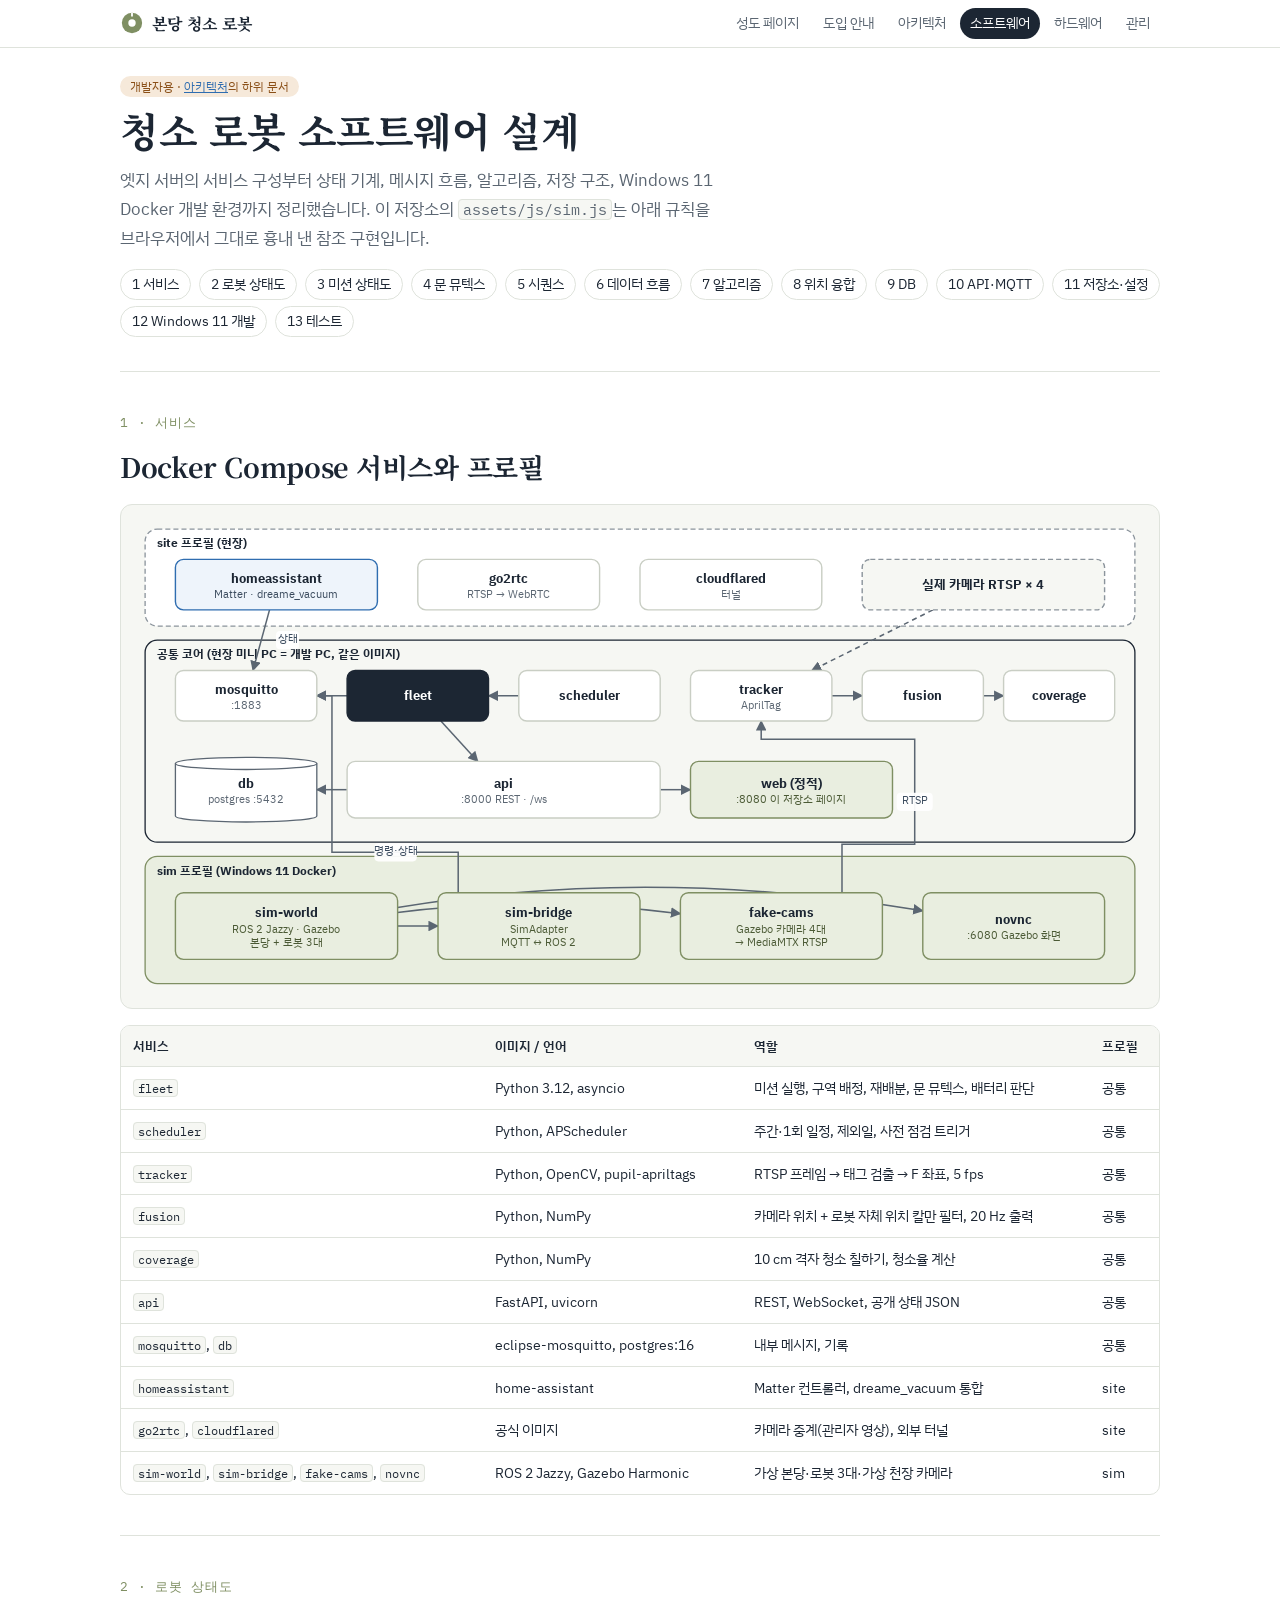
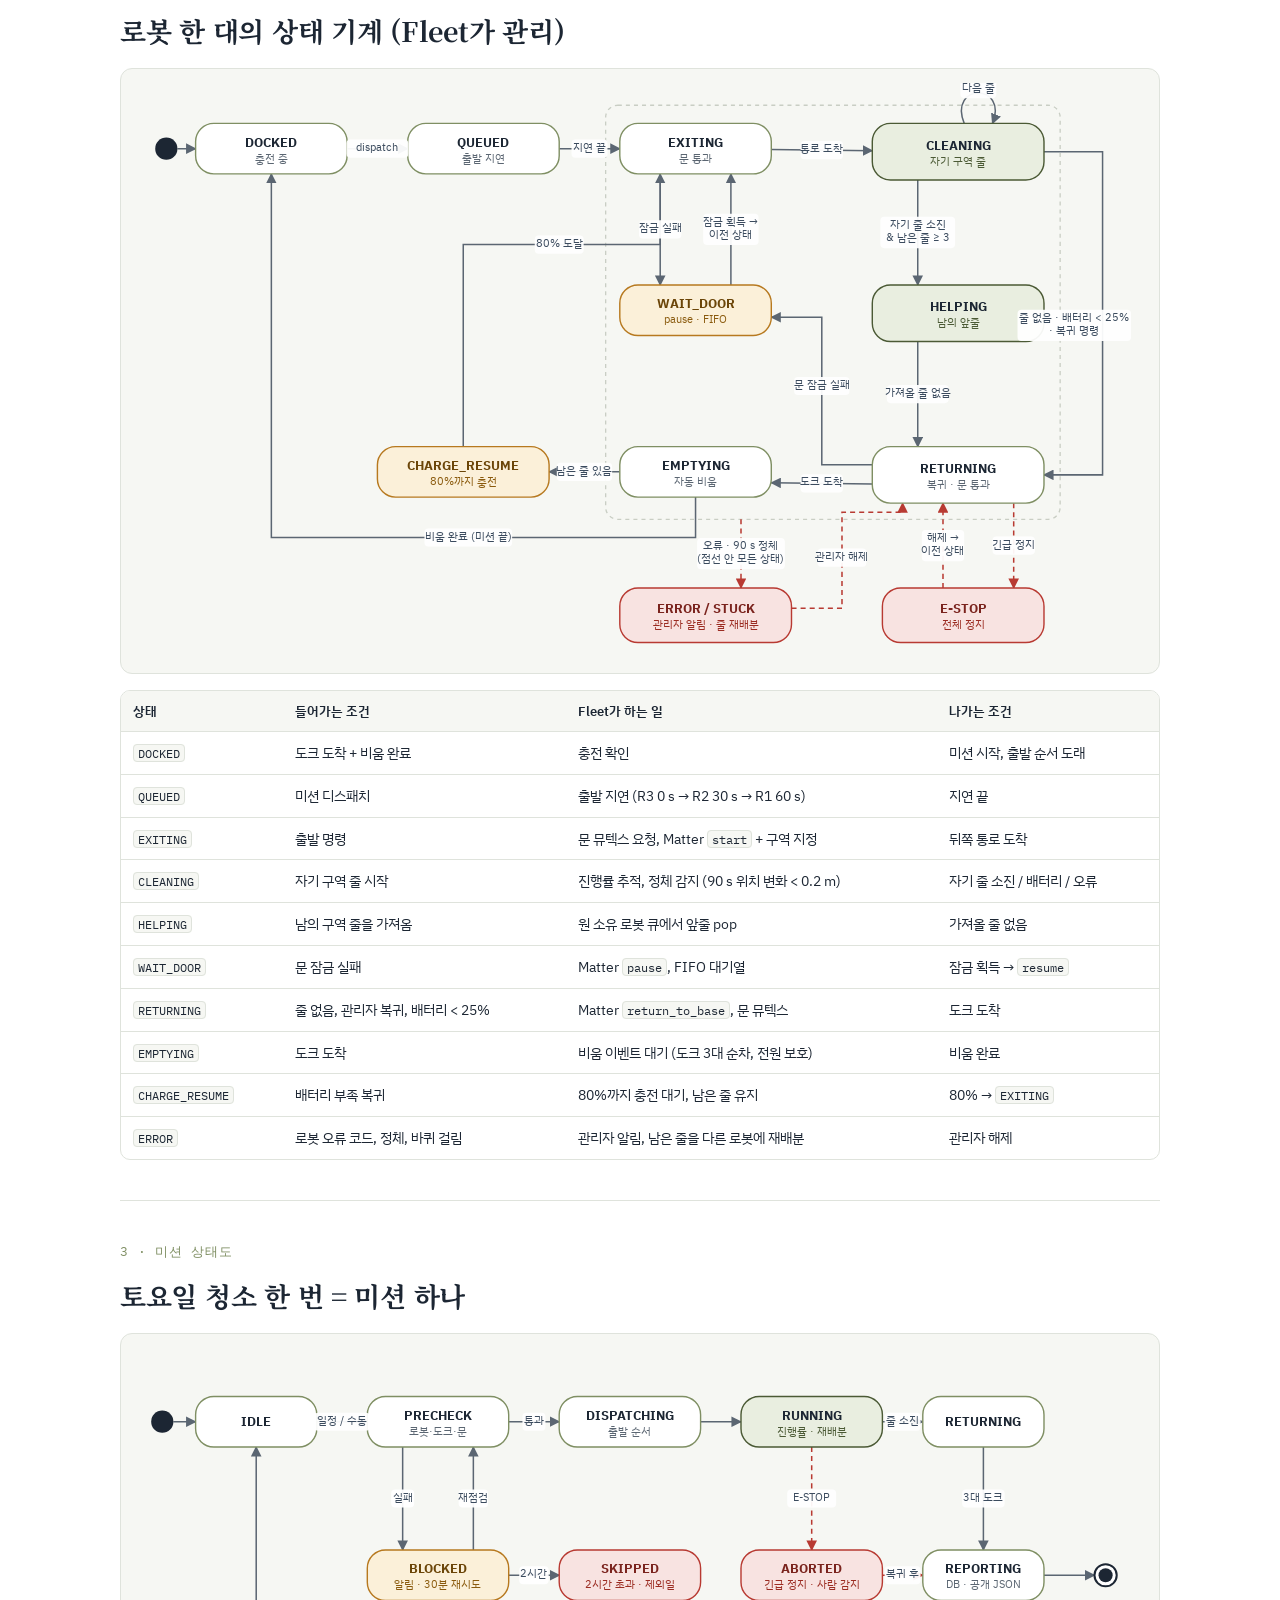
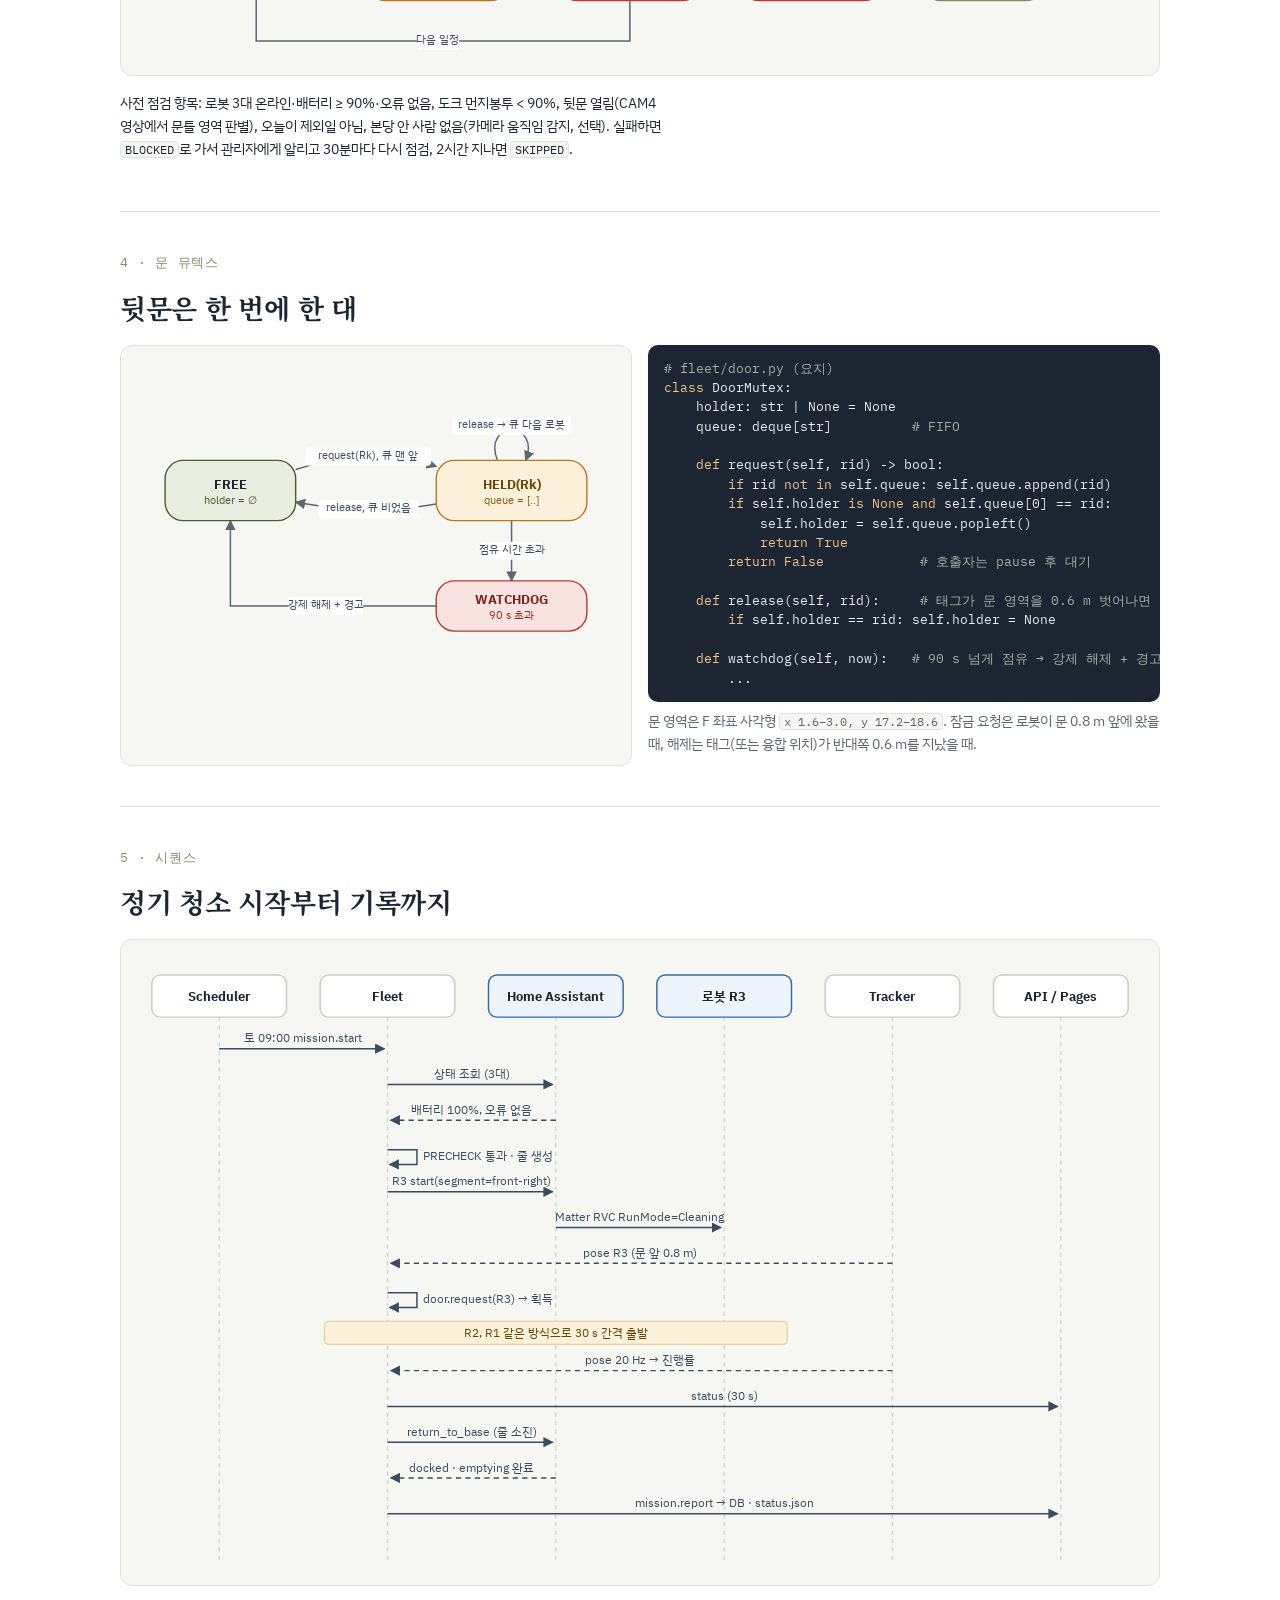
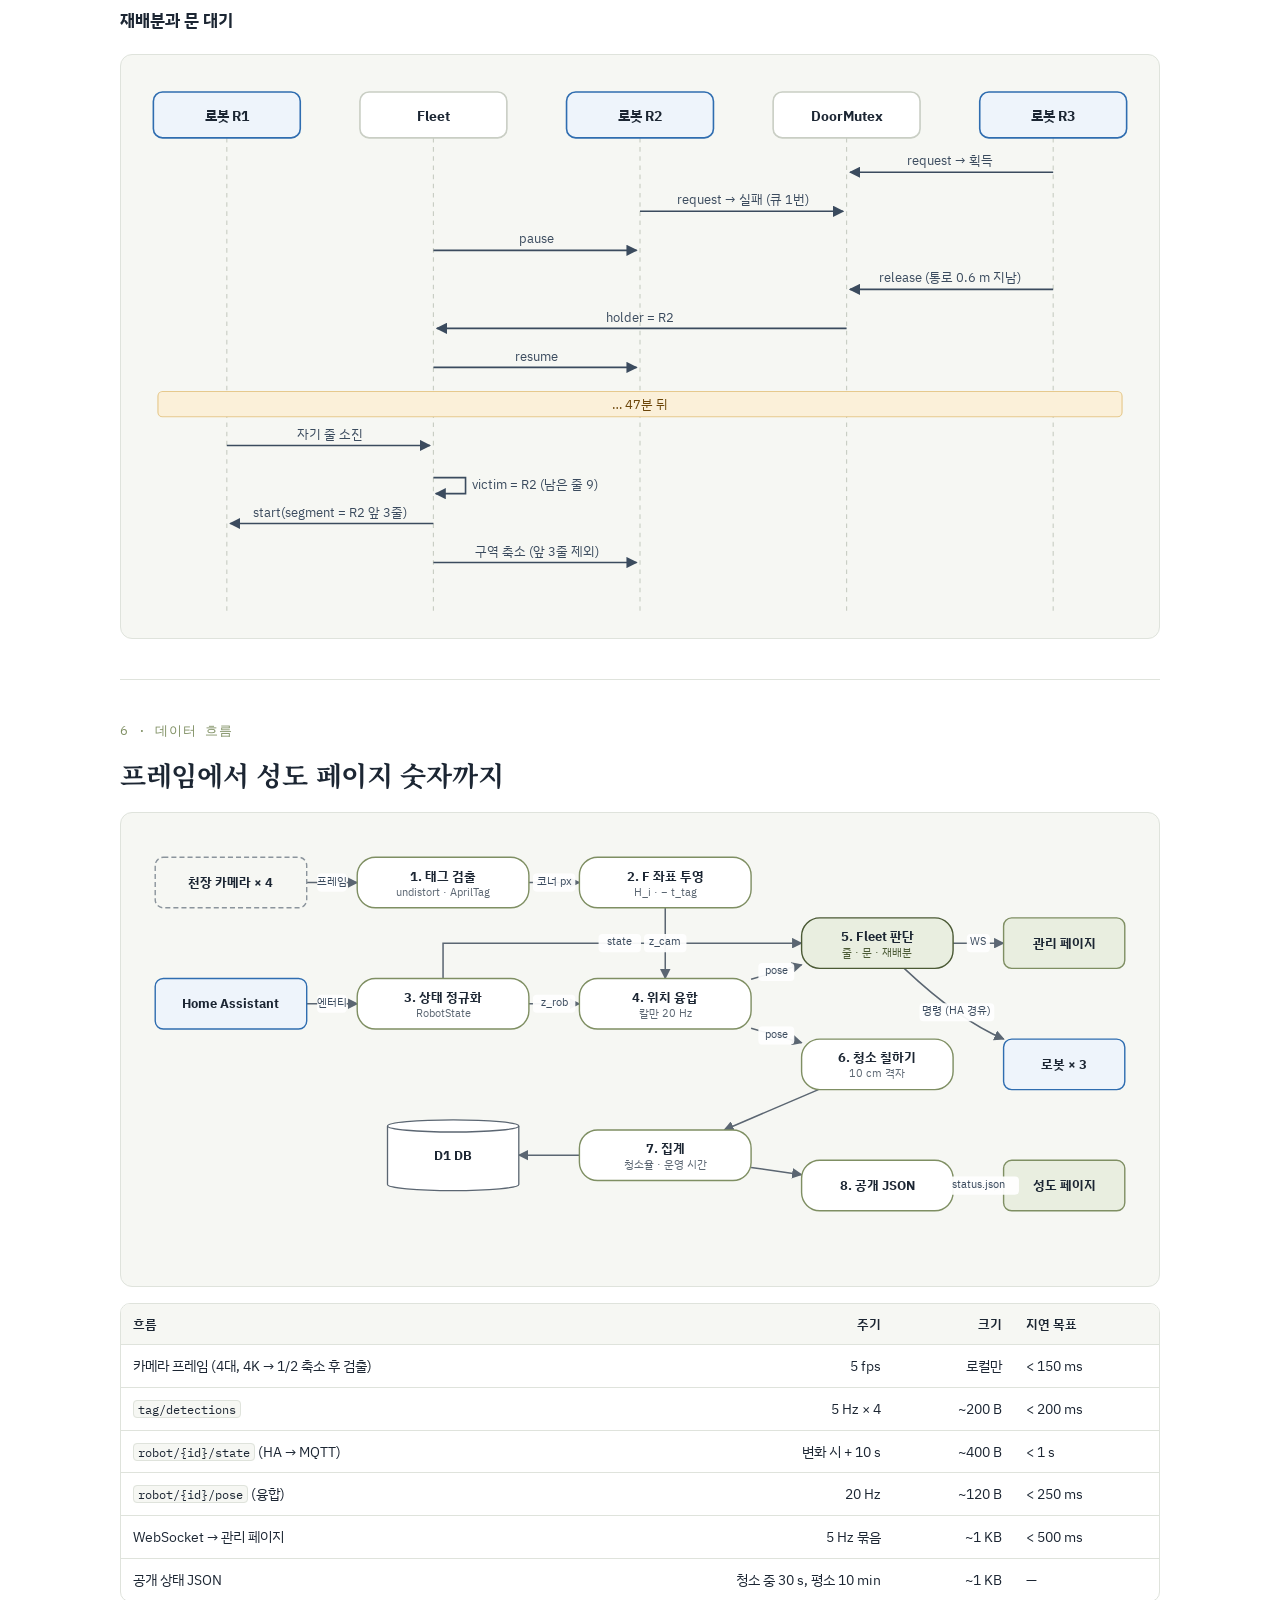
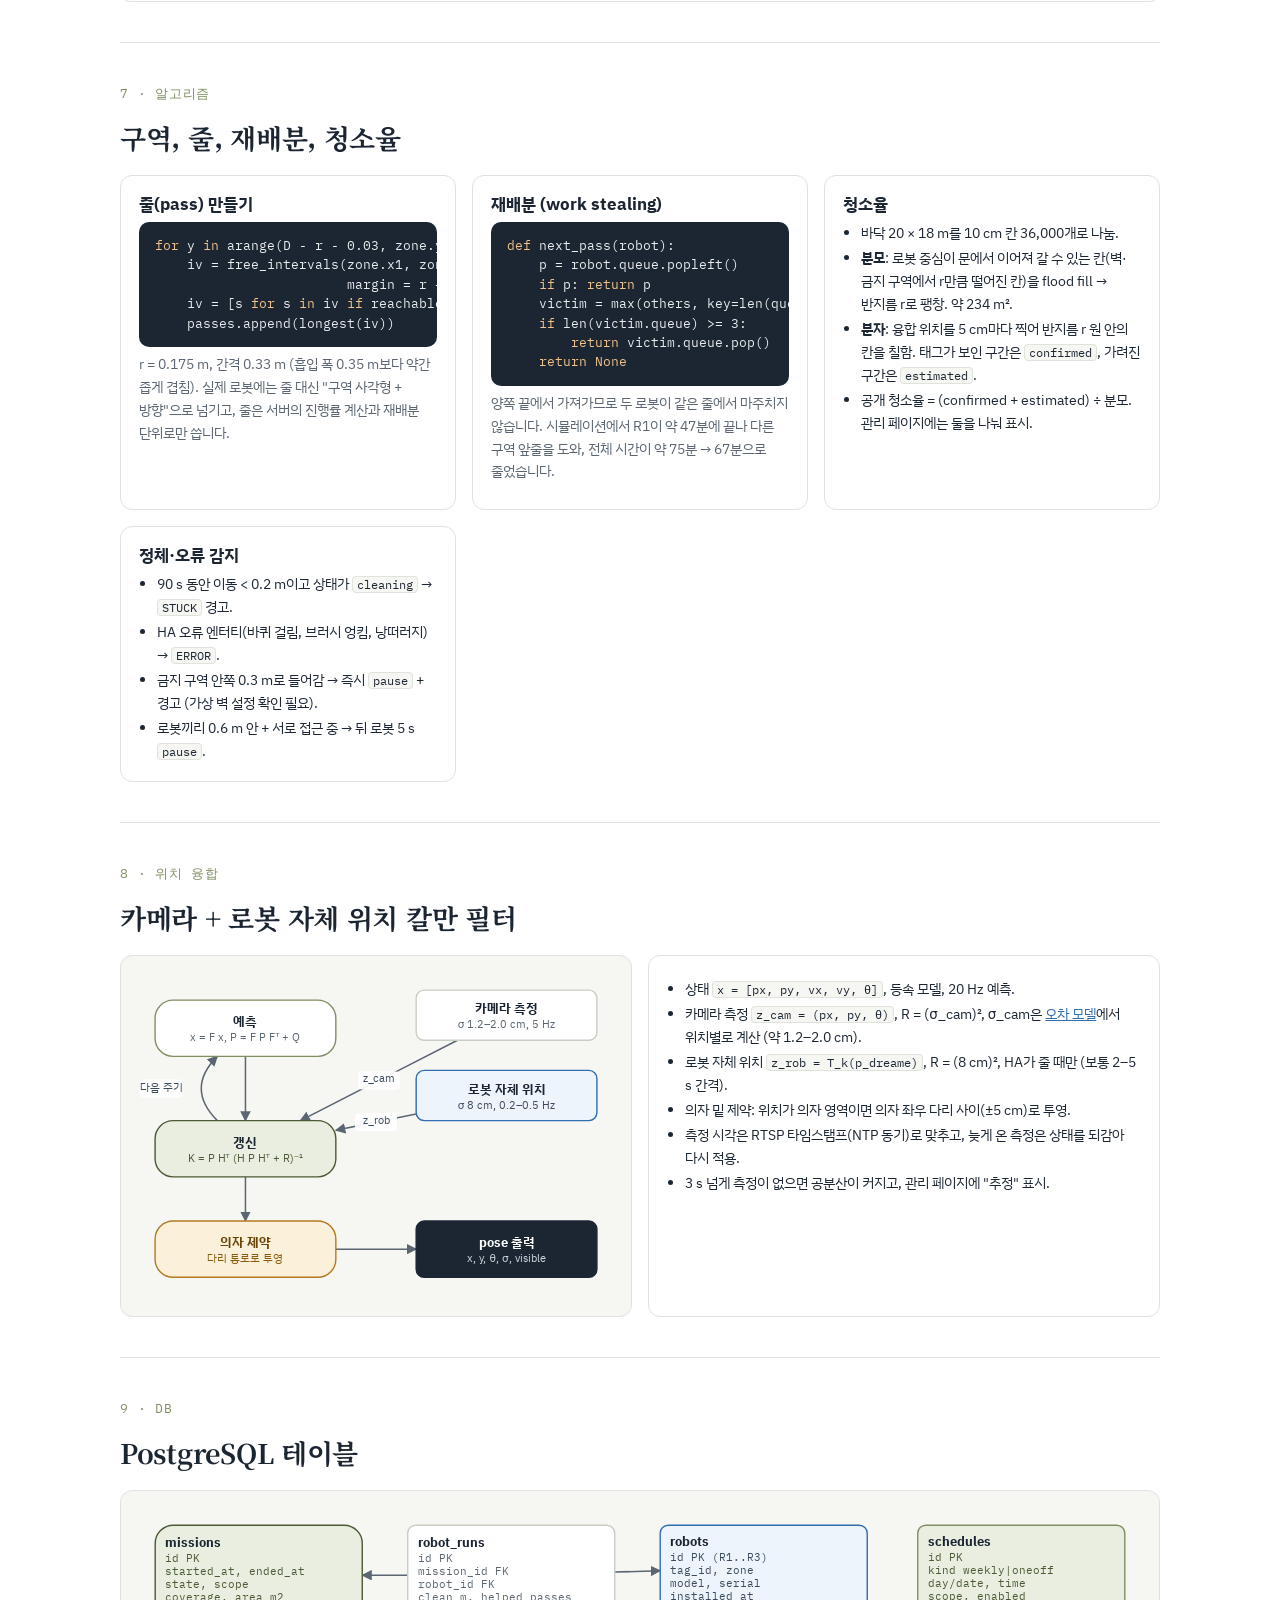
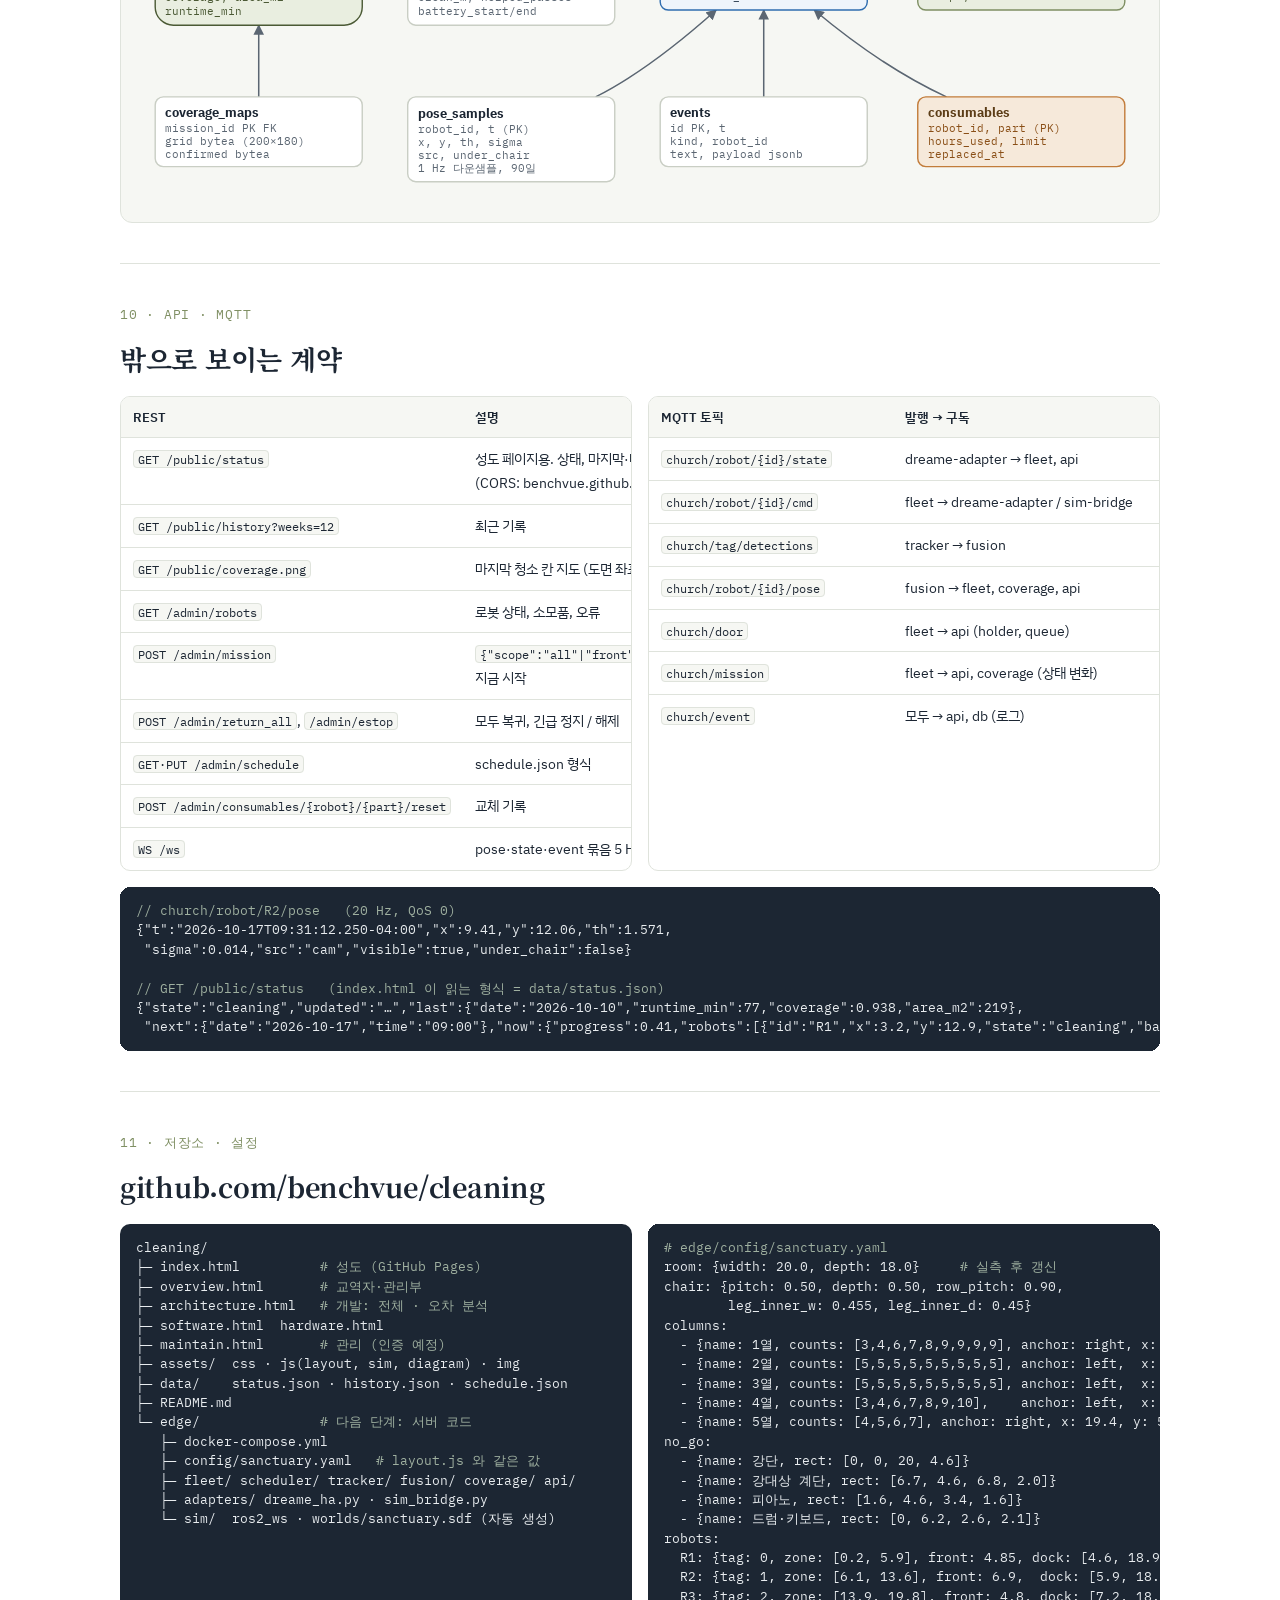
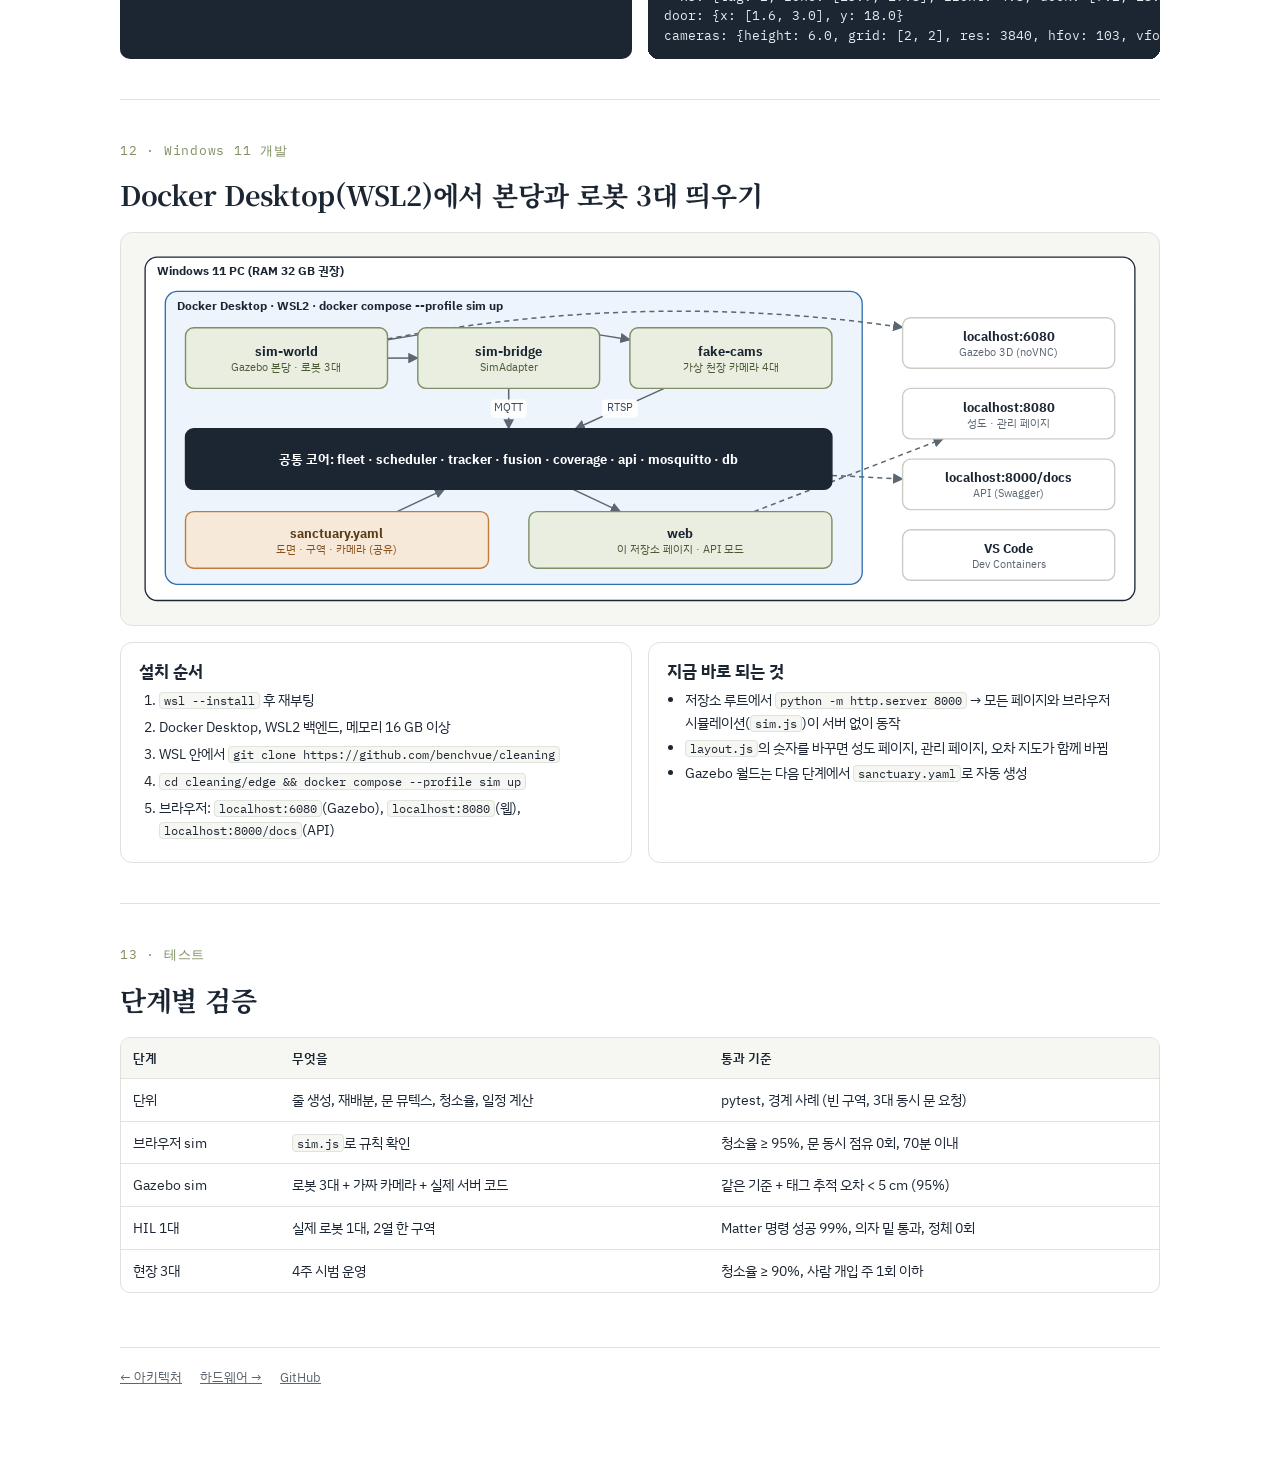
<file: software.html>
<!doctype html>
<html lang="ko">
<head>
<meta charset="utf-8">
<meta name="viewport" content="width=device-width, initial-scale=1, viewport-fit=cover">
<title>청소 로봇 소프트웨어 설계</title>
<meta name="description" content="본당 청소 로봇 소프트웨어: 서비스 구성, 상태도, 시퀀스, 데이터 흐름, 알고리즘, API, DB, Docker 시뮬레이션">
<link rel="preconnect" href="https://fonts.googleapis.com">
<link rel="preconnect" href="https://fonts.gstatic.com" crossorigin>
<link rel="stylesheet" href="https://fonts.googleapis.com/css2?family=IBM+Plex+Sans+KR:wght@400;500;600;700&family=IBM+Plex+Mono:wght@400;500&family=Noto+Serif+KR:wght@600;700&display=swap">
<link rel="stylesheet" href="assets/css/site.css">
<style>td code{white-space:nowrap} .fig.tall svg{min-width:720px}</style>
</head>
<body>
<header class="topnav"><div class="in">
  <a class="brand" href="index.html"><svg width="24" height="24" viewBox="0 0 26 26" aria-hidden="true"><circle cx="13" cy="13" r="11" fill="#7f8f63"/><circle cx="13" cy="13" r="4" fill="#fff"/><path d="M13 2v4" stroke="#fff" stroke-width="2"/></svg>본당 청소 로봇</a>
  <nav aria-label="페이지">
    <a href="index.html">성도 페이지</a><a href="overview.html">도입 안내</a><a href="architecture.html">아키텍처</a><a href="software.html" aria-current="page">소프트웨어</a><a href="hardware.html">하드웨어</a><a href="maintain.html">관리</a>
  </nav>
</div></header>

<main class="wrap">
  <span class="audience">개발자용 · <a href="architecture.html">아키텍처</a>의 하위 문서</span>
  <h1>청소 로봇 소프트웨어 설계</h1>
  <p class="lede">엣지 서버의 서비스 구성부터 상태 기계, 메시지 흐름, 알고리즘, 저장 구조, Windows 11 Docker 개발 환경까지 정리했습니다. 이 저장소의 <code>assets/js/sim.js</code>는 아래 규칙을 브라우저에서 그대로 흉내 낸 참조 구현입니다.</p>
  <nav class="toc" aria-label="목차">
    <a href="#svc">1 서비스</a><a href="#rsm">2 로봇 상태도</a><a href="#msm">3 미션 상태도</a><a href="#door">4 문 뮤텍스</a><a href="#seq">5 시퀀스</a><a href="#dfd">6 데이터 흐름</a><a href="#algo">7 알고리즘</a><a href="#fusion">8 위치 융합</a><a href="#db">9 DB</a><a href="#api">10 API·MQTT</a><a href="#repo">11 저장소·설정</a><a href="#dev">12 Windows 11 개발</a><a href="#test">13 테스트</a>
  </nav>

  <section class="sec" id="svc">
    <div class="secnum">1 · 서비스</div>
    <h2>Docker Compose 서비스와 프로필</h2>
    <div class="fig wide"><svg id="dSvc" viewBox="0 0 1000 470" role="img" aria-label="Docker 서비스 구성"></svg></div>
    <div class="tbl"><table>
      <thead><tr><th>서비스</th><th>이미지 / 언어</th><th>역할</th><th>프로필</th></tr></thead>
      <tbody>
        <tr><td><code>fleet</code></td><td>Python 3.12, asyncio</td><td>미션 실행, 구역 배정, 재배분, 문 뮤텍스, 배터리 판단</td><td>공통</td></tr>
        <tr><td><code>scheduler</code></td><td>Python, APScheduler</td><td>주간·1회 일정, 제외일, 사전 점검 트리거</td><td>공통</td></tr>
        <tr><td><code>tracker</code></td><td>Python, OpenCV, pupil-apriltags</td><td>RTSP 프레임 → 태그 검출 → F 좌표, 5 fps</td><td>공통</td></tr>
        <tr><td><code>fusion</code></td><td>Python, NumPy</td><td>카메라 위치 + 로봇 자체 위치 칼만 필터, 20 Hz 출력</td><td>공통</td></tr>
        <tr><td><code>coverage</code></td><td>Python, NumPy</td><td>10 cm 격자 청소 칠하기, 청소율 계산</td><td>공통</td></tr>
        <tr><td><code>api</code></td><td>FastAPI, uvicorn</td><td>REST, WebSocket, 공개 상태 JSON</td><td>공통</td></tr>
        <tr><td><code>mosquitto</code>, <code>db</code></td><td>eclipse-mosquitto, postgres:16</td><td>내부 메시지, 기록</td><td>공통</td></tr>
        <tr><td><code>homeassistant</code></td><td>home-assistant</td><td>Matter 컨트롤러, dreame_vacuum 통합</td><td>site</td></tr>
        <tr><td><code>go2rtc</code>, <code>cloudflared</code></td><td>공식 이미지</td><td>카메라 중계(관리자 영상), 외부 터널</td><td>site</td></tr>
        <tr><td><code>sim-world</code>, <code>sim-bridge</code>, <code>fake-cams</code>, <code>novnc</code></td><td>ROS 2 Jazzy, Gazebo Harmonic</td><td>가상 본당·로봇 3대·가상 천장 카메라</td><td>sim</td></tr>
      </tbody>
    </table></div>
  </section>

  <section class="sec" id="rsm">
    <div class="secnum">2 · 로봇 상태도</div>
    <h2>로봇 한 대의 상태 기계 (Fleet가 관리)</h2>
    <div class="fig tall"><svg id="dRobot" viewBox="0 0 1000 570" role="img" aria-label="로봇 상태 기계"></svg></div>
    <div class="tbl"><table>
      <thead><tr><th>상태</th><th>들어가는 조건</th><th>Fleet가 하는 일</th><th>나가는 조건</th></tr></thead>
      <tbody>
        <tr><td><code>DOCKED</code></td><td>도크 도착 + 비움 완료</td><td>충전 확인</td><td>미션 시작, 출발 순서 도래</td></tr>
        <tr><td><code>QUEUED</code></td><td>미션 디스패치</td><td>출발 지연 (R3 0 s → R2 30 s → R1 60 s)</td><td>지연 끝</td></tr>
        <tr><td><code>EXITING</code></td><td>출발 명령</td><td>문 뮤텍스 요청, Matter <code>start</code> + 구역 지정</td><td>뒤쪽 통로 도착</td></tr>
        <tr><td><code>CLEANING</code></td><td>자기 구역 줄 시작</td><td>진행률 추적, 정체 감지 (90 s 위치 변화 &lt; 0.2 m)</td><td>자기 줄 소진 / 배터리 / 오류</td></tr>
        <tr><td><code>HELPING</code></td><td>남의 구역 줄을 가져옴</td><td>원 소유 로봇 큐에서 앞줄 pop</td><td>가져올 줄 없음</td></tr>
        <tr><td><code>WAIT_DOOR</code></td><td>문 잠금 실패</td><td>Matter <code>pause</code>, FIFO 대기열</td><td>잠금 획득 → <code>resume</code></td></tr>
        <tr><td><code>RETURNING</code></td><td>줄 없음, 관리자 복귀, 배터리 &lt; 25%</td><td>Matter <code>return_to_base</code>, 문 뮤텍스</td><td>도크 도착</td></tr>
        <tr><td><code>EMPTYING</code></td><td>도크 도착</td><td>비움 이벤트 대기 (도크 3대 순차, 전원 보호)</td><td>비움 완료</td></tr>
        <tr><td><code>CHARGE_RESUME</code></td><td>배터리 부족 복귀</td><td>80%까지 충전 대기, 남은 줄 유지</td><td>80% → <code>EXITING</code></td></tr>
        <tr><td><code>ERROR</code></td><td>로봇 오류 코드, 정체, 바퀴 걸림</td><td>관리자 알림, 남은 줄을 다른 로봇에 재배분</td><td>관리자 해제</td></tr>
      </tbody>
    </table></div>
  </section>

  <section class="sec" id="msm">
    <div class="secnum">3 · 미션 상태도</div>
    <h2>토요일 청소 한 번 = 미션 하나</h2>
    <div class="fig wide"><svg id="dMission" viewBox="0 0 1000 310" role="img" aria-label="미션 상태 기계"></svg></div>
    <p class="small">사전 점검 항목: 로봇 3대 온라인·배터리 ≥ 90%·오류 없음, 도크 먼지봉투 &lt; 90%, 뒷문 열림(CAM4 영상에서 문틀 영역 판별), 오늘이 제외일 아님, 본당 안 사람 없음(카메라 움직임 감지, 선택). 실패하면 <code>BLOCKED</code>로 가서 관리자에게 알리고 30분마다 다시 점검, 2시간 지나면 <code>SKIPPED</code>.</p>
  </section>

  <section class="sec" id="door">
    <div class="secnum">4 · 문 뮤텍스</div>
    <h2>뒷문은 한 번에 한 대</h2>
    <div class="grid2">
      <div class="fig"><svg id="dDoor" viewBox="0 0 480 300" role="img" aria-label="문 뮤텍스 상태도"></svg></div>
      <div>
<pre class="code"><span class="c"># fleet/door.py (요지)</span>
<span class="k">class</span> DoorMutex:
    holder: str | None = None
    queue: deque[str]          <span class="c"># FIFO</span>

    <span class="k">def</span> request(self, rid) -> bool:
        <span class="k">if</span> rid <span class="k">not in</span> self.queue: self.queue.append(rid)
        <span class="k">if</span> self.holder <span class="k">is None and</span> self.queue[0] == rid:
            self.holder = self.queue.popleft()
            <span class="k">return True</span>
        <span class="k">return False</span>            <span class="c"># 호출자는 pause 후 대기</span>

    <span class="k">def</span> release(self, rid):     <span class="c"># 태그가 문 영역을 0.6 m 벗어나면</span>
        <span class="k">if</span> self.holder == rid: self.holder = None

    <span class="k">def</span> watchdog(self, now):   <span class="c"># 90 s 넘게 점유 → 강제 해제 + 경고</span>
        ...</pre>
        <p class="small muted" style="margin-top:8px">문 영역은 F 좌표 사각형 <code>x 1.6–3.0, y 17.2–18.6</code>. 잠금 요청은 로봇이 문 0.8 m 앞에 왔을 때, 해제는 태그(또는 융합 위치)가 반대쪽 0.6 m를 지났을 때.</p>
      </div>
    </div>
  </section>

  <section class="sec" id="seq">
    <div class="secnum">5 · 시퀀스</div>
    <h2>정기 청소 시작부터 기록까지</h2>
    <div class="fig wide"><svg id="dSeq1" role="img" aria-label="정기 청소 시퀀스 다이어그램"></svg></div>
    <h3 style="margin-top:6px">재배분과 문 대기</h3>
    <div class="fig wide"><svg id="dSeq2" role="img" aria-label="재배분과 문 대기 시퀀스"></svg></div>
  </section>

  <section class="sec" id="dfd">
    <div class="secnum">6 · 데이터 흐름</div>
    <h2>프레임에서 성도 페이지 숫자까지</h2>
    <div class="fig wide"><svg id="dDfd" viewBox="0 0 1000 440" role="img" aria-label="데이터 흐름도"></svg></div>
    <div class="tbl"><table>
      <thead><tr><th>흐름</th><th class="r">주기</th><th class="r">크기</th><th>지연 목표</th></tr></thead>
      <tbody>
        <tr><td>카메라 프레임 (4대, 4K → 1/2 축소 후 검출)</td><td class="r">5 fps</td><td class="r">로컬만</td><td>&lt; 150 ms</td></tr>
        <tr><td><code>tag/detections</code></td><td class="r">5 Hz × 4</td><td class="r">~200 B</td><td>&lt; 200 ms</td></tr>
        <tr><td><code>robot/{id}/state</code> (HA → MQTT)</td><td class="r">변화 시 + 10 s</td><td class="r">~400 B</td><td>&lt; 1 s</td></tr>
        <tr><td><code>robot/{id}/pose</code> (융합)</td><td class="r">20 Hz</td><td class="r">~120 B</td><td>&lt; 250 ms</td></tr>
        <tr><td>WebSocket → 관리 페이지</td><td class="r">5 Hz 묶음</td><td class="r">~1 KB</td><td>&lt; 500 ms</td></tr>
        <tr><td>공개 상태 JSON</td><td class="r">청소 중 30 s, 평소 10 min</td><td class="r">~1 KB</td><td>—</td></tr>
      </tbody>
    </table></div>
  </section>

  <section class="sec" id="algo">
    <div class="secnum">7 · 알고리즘</div>
    <h2>구역, 줄, 재배분, 청소율</h2>
    <div class="grid2">
      <div class="card">
        <h3>줄(pass) 만들기</h3>
<pre class="code"><span class="k">for</span> y <span class="k">in</span> arange(D - r - 0.03, zone.y_front, -0.33):
    iv = free_intervals(zone.x1, zone.x2, y,
                        margin = r + 0.03)      <span class="c"># 금지 구역 빼기</span>
    iv = [s <span class="k">for</span> s <span class="k">in</span> iv <span class="k">if</span> reachable(mid(s), y)] <span class="c"># 문에서 이어진 칸</span>
    passes.append(longest(iv))               <span class="c"># 뒤 → 앞 순서</span></pre>
        <p class="small muted" style="margin-top:6px">r = 0.175 m, 간격 0.33 m (흡입 폭 0.35 m보다 약간 좁게 겹침). 실제 로봇에는 줄 대신 "구역 사각형 + 방향"으로 넘기고, 줄은 서버의 진행률 계산과 재배분 단위로만 씁니다.</p>
      </div>
      <div class="card">
        <h3>재배분 (work stealing)</h3>
<pre class="code"><span class="k">def</span> next_pass(robot):
    p = robot.queue.popleft()            <span class="c"># 자기 줄: 뒤부터</span>
    <span class="k">if</span> p: <span class="k">return</span> p
    victim = max(others, key=len(queue))
    <span class="k">if</span> len(victim.queue) >= 3:
        <span class="k">return</span> victim.queue.pop()       <span class="c"># 남의 줄: 앞부터</span>
    <span class="k">return None</span>                          <span class="c"># → RETURNING</span></pre>
        <p class="small muted" style="margin-top:6px">양쪽 끝에서 가져가므로 두 로봇이 같은 줄에서 마주치지 않습니다. 시뮬레이션에서 R1이 약 47분에 끝나 다른 구역 앞줄을 도와, 전체 시간이 약 75분 → 67분으로 줄었습니다.</p>
      </div>
      <div class="card">
        <h3>청소율</h3>
        <ul class="plain small">
          <li>바닥 20 × 18 m를 10 cm 칸 36,000개로 나눔.</li>
          <li><b>분모</b>: 로봇 중심이 문에서 이어져 갈 수 있는 칸(벽·금지 구역에서 r만큼 떨어진 칸)을 flood fill → 반지름 r로 팽창. 약 234 m².</li>
          <li><b>분자</b>: 융합 위치를 5 cm마다 찍어 반지름 r 원 안의 칸을 칠함. 태그가 보인 구간은 <code>confirmed</code>, 가려진 구간은 <code>estimated</code>.</li>
          <li>공개 청소율 = (confirmed + estimated) ÷ 분모. 관리 페이지에는 둘을 나눠 표시.</li>
        </ul>
      </div>
      <div class="card">
        <h3>정체·오류 감지</h3>
        <ul class="plain small">
          <li>90 s 동안 이동 &lt; 0.2 m이고 상태가 <code>cleaning</code> → <code>STUCK</code> 경고.</li>
          <li>HA 오류 엔터티(바퀴 걸림, 브러시 엉킴, 낭떠러지) → <code>ERROR</code>.</li>
          <li>금지 구역 안쪽 0.3 m로 들어감 → 즉시 <code>pause</code> + 경고 (가상 벽 설정 확인 필요).</li>
          <li>로봇끼리 0.6 m 안 + 서로 접근 중 → 뒤 로봇 5 s <code>pause</code>.</li>
        </ul>
      </div>
    </div>
  </section>

  <section class="sec" id="fusion">
    <div class="secnum">8 · 위치 융합</div>
    <h2>카메라 + 로봇 자체 위치 칼만 필터</h2>
    <div class="grid2">
      <div class="fig"><svg id="dKf" viewBox="0 0 480 330" role="img" aria-label="칼만 필터 블록도"></svg></div>
      <div class="card">
        <ul class="plain small">
          <li>상태 <code>x = [px, py, vx, vy, θ]</code>, 등속 모델, 20 Hz 예측.</li>
          <li>카메라 측정 <code>z_cam = (px, py, θ)</code>, R = (σ_cam)², σ_cam은 <a href="architecture.html#tag">오차 모델</a>에서 위치별로 계산 (약 1.2–2.0 cm).</li>
          <li>로봇 자체 위치 <code>z_rob = T_k(p_dreame)</code>, R = (8 cm)², HA가 줄 때만 (보통 2–5 s 간격).</li>
          <li>의자 밑 제약: 위치가 의자 영역이면 의자 좌우 다리 사이(±5 cm)로 투영.</li>
          <li>측정 시각은 RTSP 타임스탬프(NTP 동기)로 맞추고, 늦게 온 측정은 상태를 되감아 다시 적용.</li>
          <li>3 s 넘게 측정이 없으면 공분산이 커지고, 관리 페이지에 "추정" 표시.</li>
        </ul>
      </div>
    </div>
  </section>

  <section class="sec" id="db">
    <div class="secnum">9 · DB</div>
    <h2>PostgreSQL 테이블</h2>
    <div class="fig wide"><svg id="dDb" viewBox="0 0 1000 300" role="img" aria-label="데이터베이스 관계도"></svg></div>
  </section>

  <section class="sec" id="api">
    <div class="secnum">10 · API · MQTT</div>
    <h2>밖으로 보이는 계약</h2>
    <div class="grid2">
      <div class="tbl"><table>
        <thead><tr><th>REST</th><th>설명</th></tr></thead>
        <tbody>
          <tr><td><code>GET /public/status</code></td><td>성도 페이지용. 상태, 마지막·다음 청소 (CORS: benchvue.github.io)</td></tr>
          <tr><td><code>GET /public/history?weeks=12</code></td><td>최근 기록</td></tr>
          <tr><td><code>GET /public/coverage.png</code></td><td>마지막 청소 칸 지도 (도면 좌표)</td></tr>
          <tr><td><code>GET /admin/robots</code></td><td>로봇 상태, 소모품, 오류</td></tr>
          <tr><td><code>POST /admin/mission</code></td><td><code>{"scope":"all"|"front"|["1열",…]}</code> 지금 시작</td></tr>
          <tr><td><code>POST /admin/return_all</code>, <code>/admin/estop</code></td><td>모두 복귀, 긴급 정지 / 해제</td></tr>
          <tr><td><code>GET·PUT /admin/schedule</code></td><td>schedule.json 형식</td></tr>
          <tr><td><code>POST /admin/consumables/{robot}/{part}/reset</code></td><td>교체 기록</td></tr>
          <tr><td><code>WS /ws</code></td><td>pose·state·event 묶음 5 Hz</td></tr>
        </tbody>
      </table></div>
      <div class="tbl"><table>
        <thead><tr><th>MQTT 토픽</th><th>발행 → 구독</th></tr></thead>
        <tbody>
          <tr><td><code>church/robot/{id}/state</code></td><td>dreame-adapter → fleet, api</td></tr>
          <tr><td><code>church/robot/{id}/cmd</code></td><td>fleet → dreame-adapter / sim-bridge</td></tr>
          <tr><td><code>church/tag/detections</code></td><td>tracker → fusion</td></tr>
          <tr><td><code>church/robot/{id}/pose</code></td><td>fusion → fleet, coverage, api</td></tr>
          <tr><td><code>church/door</code></td><td>fleet → api (holder, queue)</td></tr>
          <tr><td><code>church/mission</code></td><td>fleet → api, coverage (상태 변화)</td></tr>
          <tr><td><code>church/event</code></td><td>모두 → api, db (로그)</td></tr>
        </tbody>
      </table></div>
    </div>
<pre class="code"><span class="c">// church/robot/R2/pose   (20 Hz, QoS 0)</span>
{"t":"2026-10-17T09:31:12.250-04:00","x":9.41,"y":12.06,"th":1.571,
 "sigma":0.014,"src":"cam","visible":true,"under_chair":false}

<span class="c">// GET /public/status   (index.html 이 읽는 형식 = data/status.json)</span>
{"state":"cleaning","updated":"…","last":{"date":"2026-10-10","runtime_min":77,"coverage":0.938,"area_m2":219},
 "next":{"date":"2026-10-17","time":"09:00"},"now":{"progress":0.41,"robots":[{"id":"R1","x":3.2,"y":12.9,"state":"cleaning","battery":81}]}}</pre>
  </section>

  <section class="sec" id="repo">
    <div class="secnum">11 · 저장소 · 설정</div>
    <h2>github.com/benchvue/cleaning</h2>
    <div class="grid2">
<pre class="code">cleaning/
├─ index.html          <span class="c"># 성도 (GitHub Pages)</span>
├─ overview.html       <span class="c"># 교역자·관리부</span>
├─ architecture.html   <span class="c"># 개발: 전체 · 오차 분석</span>
├─ software.html  hardware.html
├─ maintain.html       <span class="c"># 관리 (인증 예정)</span>
├─ assets/  css · js(layout, sim, diagram) · img
├─ data/    status.json · history.json · schedule.json
├─ README.md
└─ edge/               <span class="c"># 다음 단계: 서버 코드</span>
   ├─ docker-compose.yml
   ├─ config/sanctuary.yaml   <span class="c"># layout.js 와 같은 값</span>
   ├─ fleet/ scheduler/ tracker/ fusion/ coverage/ api/
   ├─ adapters/ dreame_ha.py · sim_bridge.py
   └─ sim/  ros2_ws · worlds/sanctuary.sdf (자동 생성)</pre>
<pre class="code"><span class="c"># edge/config/sanctuary.yaml</span>
room: {width: 20.0, depth: 18.0}     <span class="c"># 실측 후 갱신</span>
chair: {pitch: 0.50, depth: 0.50, row_pitch: 0.90,
        leg_inner_w: 0.455, leg_inner_d: 0.45}
columns:
  - {name: 1열, counts: [3,4,6,7,8,9,9,9,9], anchor: right, x: 5.4, y: 7.9}
  - {name: 2열, counts: [5,5,5,5,5,5,5,5,5], anchor: left,  x: 6.6, y: 7.9}
  - {name: 3열, counts: [5,5,5,5,5,5,5,5,5], anchor: left,  x: 10.3, y: 7.9}
  - {name: 4열, counts: [3,4,6,7,8,9,10],    anchor: left,  x: 14.0, y: 9.7}
  - {name: 5열, counts: [4,5,6,7], anchor: right, x: 19.4, y: 5.6, rot: -22}
no_go:
  - {name: 강단, rect: [0, 0, 20, 4.6]}
  - {name: 강대상 계단, rect: [6.7, 4.6, 6.8, 2.0]}
  - {name: 피아노, rect: [1.6, 4.6, 3.4, 1.6]}
  - {name: 드럼·키보드, rect: [0, 6.2, 2.6, 2.1]}
robots:
  R1: {tag: 0, zone: [0.2, 5.9], front: 4.85, dock: [4.6, 18.9]}
  R2: {tag: 1, zone: [6.1, 13.6], front: 6.9,  dock: [5.9, 18.9]}
  R3: {tag: 2, zone: [13.9, 19.8], front: 4.8, dock: [7.2, 18.9]}
door: {x: [1.6, 3.0], y: 18.0}
cameras: {height: 6.0, grid: [2, 2], res: 3840, hfov: 103, vfov: 56}</pre>
    </div>
  </section>

  <section class="sec" id="dev">
    <div class="secnum">12 · Windows 11 개발</div>
    <h2>Docker Desktop(WSL2)에서 본당과 로봇 3대 띄우기</h2>
    <div class="fig wide"><svg id="dDev" viewBox="0 0 1000 360" role="img" aria-label="Windows 11 Docker 개발 환경"></svg></div>
    <div class="grid2">
      <div class="card"><h3>설치 순서</h3>
        <ol class="steps small">
          <li><code>wsl --install</code> 후 재부팅</li>
          <li>Docker Desktop, WSL2 백엔드, 메모리 16 GB 이상</li>
          <li>WSL 안에서 <code>git clone https://github.com/benchvue/cleaning</code></li>
          <li><code>cd cleaning/edge && docker compose --profile sim up</code></li>
          <li>브라우저: <code>localhost:6080</code>(Gazebo), <code>localhost:8080</code>(웹), <code>localhost:8000/docs</code>(API)</li>
        </ol></div>
      <div class="card"><h3>지금 바로 되는 것</h3>
        <ul class="plain small">
          <li>저장소 루트에서 <code>python -m http.server 8000</code> → 모든 페이지와 브라우저 시뮬레이션(<code>sim.js</code>)이 서버 없이 동작</li>
          <li><code>layout.js</code>의 숫자를 바꾸면 성도 페이지, 관리 페이지, 오차 지도가 함께 바뀜</li>
          <li>Gazebo 월드는 다음 단계에서 <code>sanctuary.yaml</code>로 자동 생성</li>
        </ul></div>
    </div>
  </section>

  <section class="sec" id="test">
    <div class="secnum">13 · 테스트</div>
    <h2>단계별 검증</h2>
    <div class="tbl"><table>
      <thead><tr><th>단계</th><th>무엇을</th><th>통과 기준</th></tr></thead>
      <tbody>
        <tr><td>단위</td><td>줄 생성, 재배분, 문 뮤텍스, 청소율, 일정 계산</td><td>pytest, 경계 사례 (빈 구역, 3대 동시 문 요청)</td></tr>
        <tr><td>브라우저 sim</td><td><code>sim.js</code>로 규칙 확인</td><td>청소율 ≥ 95%, 문 동시 점유 0회, 70분 이내</td></tr>
        <tr><td>Gazebo sim</td><td>로봇 3대 + 가짜 카메라 + 실제 서버 코드</td><td>같은 기준 + 태그 추적 오차 &lt; 5 cm (95%)</td></tr>
        <tr><td>HIL 1대</td><td>실제 로봇 1대, 2열 한 구역</td><td>Matter 명령 성공 99%, 의자 밑 통과, 정체 0회</td></tr>
        <tr><td>현장 3대</td><td>4주 시범 운영</td><td>청소율 ≥ 90%, 사람 개입 주 1회 이하</td></tr>
      </tbody>
    </table></div>
  </section>

  <footer class="foot"><a href="architecture.html">← 아키텍처</a><a href="hardware.html">하드웨어 →</a><a href="https://github.com/benchvue/cleaning">GitHub</a></footer>
</main>

<script src="assets/js/diagram.js"></script>
<script>
(function(){
  "use strict";
  const D=Diagram;
  // 1 서비스
  D.flow("dSvc",{
    groups:[
      {x:10,y:10,w:980,h:96,title:"site 프로필 (현장)",fill:"#fff",stroke:"#8b949c",dash:"5 3"},
      {x:10,y:120,w:980,h:200,title:"공통 코어 (현장 미니 PC = 개발 PC, 같은 이미지)",fill:"#f6f7f3",stroke:"#1c2633"},
      {x:10,y:334,w:980,h:126,title:"sim 프로필 (Windows 11 Docker)",fill:"#e9eee0",stroke:"#7f8f63"}
    ],
    nodes:[
      {id:"ha",x:40,y:40,w:200,h:50,title:"homeassistant",sub:"Matter · dreame_vacuum",kind:"blue"},
      {id:"go",x:280,y:40,w:180,h:50,title:"go2rtc",sub:"RTSP → WebRTC"},
      {id:"cfd",x:500,y:40,w:180,h:50,title:"cloudflared",sub:"터널"},
      {id:"rcam",x:720,y:40,w:240,h:50,title:"실제 카메라 RTSP × 4",kind:"ext"},
      {id:"mq",x:40,y:150,w:140,h:50,title:"mosquitto",sub:":1883"},
      {id:"fl",x:210,y:150,w:140,h:50,title:"fleet",kind:"dark"},
      {id:"sc",x:380,y:150,w:140,h:50,title:"scheduler"},
      {id:"tr",x:550,y:150,w:140,h:50,title:"tracker",sub:"AprilTag"},
      {id:"fu",x:720,y:150,w:120,h:50,title:"fusion"},
      {id:"cv",x:860,y:150,w:110,h:50,title:"coverage"},
      {id:"api",x:210,y:240,w:310,h:56,title:"api",sub:":8000 REST · /ws",kind:"box"},
      {id:"db",x:40,y:236,w:140,h:64,title:"db",sub:"postgres :5432",kind:"store"},
      {id:"web",x:550,y:240,w:200,h:56,title:"web (정적)",sub:":8080 이 저장소 페이지",kind:"sage"},
      {id:"sw",x:40,y:370,w:220,h:66,title:"sim-world",sub:"ROS 2 Jazzy · Gazebo\n본당 + 로봇 3대",kind:"sage"},
      {id:"sb",x:300,y:370,w:200,h:66,title:"sim-bridge",sub:"SimAdapter\nMQTT ↔ ROS 2",kind:"sage"},
      {id:"fc",x:540,y:370,w:200,h:66,title:"fake-cams",sub:"Gazebo 카메라 4대\n→ MediaMTX RTSP",kind:"sage"},
      {id:"nv",x:780,y:370,w:180,h:66,title:"novnc",sub:":6080 Gazebo 화면",kind:"sage"}
    ],
    edges:[
      {a:"ha",b:"mq",label:"상태",lx:26},{a:"fl",b:"mq",bend:0},{a:"sc",b:"fl"},{a:"rcam",b:"tr",dash:true},{a:"tr",b:"fu"},{a:"fu",b:"cv"},
      {a:"fl",b:"api"},{a:"api",b:"db"},{a:"api",b:"web"},{a:"sw",b:"sb"},{a:"sb",b:"mq",label:"명령·상태",path:[[320,370],[320,330],[195,330],[195,175],[180,175]],labelAt:[258,330]},{a:"sw",b:"fc",bend:-30},{a:"fc",b:"tr",label:"RTSP",path:[[700,370],[700,322],[772,322],[772,218],[620,218],[620,200]],labelAt:[772,280]},{a:"sw",b:"nv",bend:-60}
    ]
  });
  // 2 로봇 상태도
  D.flow("dRobot",{
    groups:[{x:466,y:22,w:450,h:410,title:"",fill:"none",stroke:"#c9cec4",dash:"4 4"}],
    nodes:[
      {id:"s0",x:20,y:54,w:22,h:22,kind:"start"},
      {id:"DOCKED",x:60,y:40,w:150,h:50,title:"DOCKED",sub:"충전 중",kind:"state"},
      {id:"QUEUED",x:270,y:40,w:150,h:50,title:"QUEUED",sub:"출발 지연",kind:"state"},
      {id:"EXITING",x:480,y:40,w:150,h:50,title:"EXITING",sub:"문 통과",kind:"state"},
      {id:"CLEANING",x:730,y:40,w:170,h:56,title:"CLEANING",sub:"자기 구역 줄",kind:"active"},
      {id:"WAIT",x:480,y:200,w:150,h:50,title:"WAIT_DOOR",sub:"pause · FIFO",kind:"warn"},
      {id:"HELPING",x:730,y:200,w:170,h:56,title:"HELPING",sub:"남의 앞줄",kind:"active"},
      {id:"CHARGE",x:240,y:360,w:170,h:50,title:"CHARGE_RESUME",sub:"80%까지 충전",kind:"warn"},
      {id:"EMPTYING",x:480,y:360,w:150,h:50,title:"EMPTYING",sub:"자동 비움",kind:"state"},
      {id:"RETURNING",x:730,y:360,w:170,h:56,title:"RETURNING",sub:"복귀 · 문 통과",kind:"state"},
      {id:"ERROR",x:480,y:500,w:170,h:54,title:"ERROR / STUCK",sub:"관리자 알림 · 줄 재배분",kind:"bad"},
      {id:"STOP",x:740,y:500,w:160,h:54,title:"E-STOP",sub:"전체 정지",kind:"bad"}
    ],
    edges:[
      {a:"s0",b:"DOCKED"},
      {a:"DOCKED",b:"QUEUED",label:"dispatch"},
      {a:"QUEUED",b:"EXITING",label:"지연 끝"},
      {a:"EXITING",b:"CLEANING",label:"통로 도착"},
      {a:"EXITING",b:"WAIT",label:"잠금 실패",ax:-35,bx:-35},
      {a:"WAIT",b:"EXITING",label:"잠금 획득 →\n이전 상태",ax:35,bx:35},
      {a:"CLEANING",b:"CLEANING",label:"다음 줄",dx:20},
      {a:"CLEANING",b:"HELPING",label:"자기 줄 소진\n& 남은 줄 ≥ 3",ax:-40,bx:-40},
      {a:"HELPING",b:"RETURNING",label:"가져올 줄 없음",ax:-40,bx:-40},
      {a:"CLEANING",b:"RETURNING",label:"줄 없음 · 배터리 < 25%\n· 복귀 명령",path:[[900,68],[958,68],[958,388],[900,388]],labelAt:[930,240]},
      {a:"RETURNING",b:"WAIT",label:"문 잠금 실패",path:[[730,378],[680,378],[680,232],[630,232]],labelAt:[680,300]},
      {a:"RETURNING",b:"EMPTYING",label:"도크 도착",ay:10,by:10},
      {a:"EMPTYING",b:"CHARGE",label:"남은 줄 있음"},
      {a:"EMPTYING",b:"DOCKED",label:"비움 완료 (미션 끝)",path:[[555,410],[555,450],[135,450],[135,90]],labelAt:[330,450]},
      {a:"CHARGE",b:"EXITING",label:"80% 도달",path:[[325,360],[325,160],[520,160],[520,90]],labelAt:[420,160]},
      {a:"WAIT",b:"ERROR",label:"오류 · 90 s 정체\n(점선 안 모든 상태)",path:[[600,432],[600,500]],labelAt:[600,466],dash:true,color:"#b83a32"},
      {a:"ERROR",b:"RETURNING",label:"관리자 해제",path:[[650,520],[700,520],[700,425],[760,425],[760,416]],labelAt:[700,470],dash:true,color:"#b83a32"},
      {a:"STOP",b:"RETURNING",label:"해제 →\n이전 상태",path:[[800,500],[800,416]],labelAt:[800,458],dash:true,color:"#b83a32"},
      {a:"RETURNING",b:"STOP",label:"긴급 정지",path:[[870,416],[870,500]],labelAt:[870,458],dash:true,color:"#b83a32"}
    ]
  });
  // 3 미션 상태도
  D.flow("dMission",{
    nodes:[
      {id:"s",x:16,y:62,w:22,h:22,kind:"start"},
      {id:"IDLE",x:60,y:48,w:120,h:50,title:"IDLE",kind:"state"},
      {id:"PRE",x:230,y:48,w:140,h:50,title:"PRECHECK",sub:"로봇·도크·문",kind:"state"},
      {id:"DIS",x:420,y:48,w:140,h:50,title:"DISPATCHING",sub:"출발 순서",kind:"state"},
      {id:"RUN",x:600,y:48,w:140,h:50,title:"RUNNING",sub:"진행률 · 재배분",kind:"active"},
      {id:"RET",x:780,y:48,w:120,h:50,title:"RETURNING",kind:"state"},
      {id:"BLK",x:230,y:200,w:140,h:50,title:"BLOCKED",sub:"알림 · 30분 재시도",kind:"warn"},
      {id:"SKP",x:420,y:200,w:140,h:50,title:"SKIPPED",sub:"2시간 초과 · 제외일",kind:"bad"},
      {id:"ABT",x:600,y:200,w:140,h:50,title:"ABORTED",sub:"긴급 정지 · 사람 감지",kind:"bad"},
      {id:"REP",x:780,y:200,w:120,h:50,title:"REPORTING",sub:"DB · 공개 JSON",kind:"state"},
      {id:"e",x:950,y:214,w:22,h:22,kind:"end"}
    ],
    edges:[
      {a:"s",b:"IDLE"},{a:"IDLE",b:"PRE",label:"일정 / 수동"},{a:"PRE",b:"DIS",label:"통과"},
      {a:"PRE",b:"BLK",label:"실패",ax:-35,bx:-35},{a:"BLK",b:"PRE",label:"재점검",ax:35,bx:35},
      {a:"BLK",b:"SKP",label:"2시간"},
      {a:"SKP",b:"IDLE",label:"다음 일정",path:[[490,250],[490,290],[120,290],[120,98]],labelAt:[300,290]},
      {a:"DIS",b:"RUN"},{a:"RUN",b:"RET",label:"줄 소진"},
      {a:"RUN",b:"ABT",label:"E-STOP",color:"#b83a32",dash:true},{a:"ABT",b:"REP",label:"복귀 후",dash:true,color:"#b83a32"},
      {a:"RET",b:"REP",label:"3대 도크"},{a:"REP",b:"e"}
    ]
  });
  // 4 문
  D.flow("dDoor",{
    nodes:[
      {id:"F",x:30,y:100,w:130,h:60,title:"FREE",sub:"holder = ∅",kind:"active"},
      {id:"H",x:300,y:100,w:150,h:60,title:"HELD(Rk)",sub:"queue = [..]",kind:"warn"},
      {id:"W",x:300,y:220,w:150,h:50,title:"WATCHDOG",sub:"90 s 초과",kind:"bad"}
    ],
    edges:[
      {a:"F",b:"H",label:"request(Rk), 큐 맨 앞",bend:-45},
      {a:"H",b:"F",label:"release, 큐 비었음",bend:-25},
      {a:"H",b:"H",label:"release → 큐 다음 로봇"},
      {a:"H",b:"W",label:"점유 시간 초과"},
      {a:"W",b:"F",label:"강제 해제 + 경고",path:[[300,245],[95,245],[95,160]],labelAt:[190,245]}
    ]
  });
  // 5 시퀀스
  D.seq("dSeq1",{actors:["Scheduler","Fleet",{name:"Home Assistant",kind:"blue"},{name:"로봇 R3",kind:"blue"},"Tracker","API / Pages"],gap:160,msgs:[
    {from:"Scheduler",to:"Fleet",label:"토 09:00 mission.start"},
    {from:"Fleet",to:"Home Assistant",label:"상태 조회 (3대)"},
    {from:"Home Assistant",to:"Fleet",label:"배터리 100%, 오류 없음",dash:true},
    {from:"Fleet",to:"Fleet",label:"PRECHECK 통과 · 줄 생성"},
    {from:"Fleet",to:"Home Assistant",label:"R3 start(segment=front-right)"},
    {from:"Home Assistant",to:"로봇 R3",label:"Matter RVC RunMode=Cleaning"},
    {from:"Tracker",to:"Fleet",label:"pose R3 (문 앞 0.8 m)",dash:true},
    {from:"Fleet",to:"Fleet",label:"door.request(R3) → 획득"},
    {note:"R2, R1 같은 방식으로 30 s 간격 출발",from:"Fleet",to:"로봇 R3"},
    {from:"Tracker",to:"Fleet",label:"pose 20 Hz → 진행률",dash:true},
    {from:"Fleet",to:"API / Pages",label:"status (30 s)"},
    {from:"Fleet",to:"Home Assistant",label:"return_to_base (줄 소진)"},
    {from:"Home Assistant",to:"Fleet",label:"docked · emptying 완료",dash:true},
    {from:"Fleet",to:"API / Pages",label:"mission.report → DB · status.json"}
  ]});
  D.seq("dSeq2",{actors:[{name:"로봇 R1",kind:"blue"},"Fleet",{name:"로봇 R2",kind:"blue"},"DoorMutex",{name:"로봇 R3",kind:"blue"}],gap:180,msgs:[
    {from:"로봇 R3",to:"DoorMutex",label:"request → 획득"},
    {from:"로봇 R2",to:"DoorMutex",label:"request → 실패 (큐 1번)"},
    {from:"Fleet",to:"로봇 R2",label:"pause"},
    {from:"로봇 R3",to:"DoorMutex",label:"release (통로 0.6 m 지남)"},
    {from:"DoorMutex",to:"Fleet",label:"holder = R2"},
    {from:"Fleet",to:"로봇 R2",label:"resume"},
    {note:"… 47분 뒤",from:"로봇 R1",to:"로봇 R3"},
    {from:"로봇 R1",to:"Fleet",label:"자기 줄 소진"},
    {from:"Fleet",to:"Fleet",label:"victim = R2 (남은 줄 9)"},
    {from:"Fleet",to:"로봇 R1",label:"start(segment = R2 앞 3줄)"},
    {from:"Fleet",to:"로봇 R2",label:"구역 축소 (앞 3줄 제외)"}
  ]});
  // 6 DFD
  D.flow("dDfd",{
    nodes:[
      {id:"cam",x:20,y:30,w:150,h:50,title:"천장 카메라 × 4",kind:"ext"},
      {id:"det",x:220,y:30,w:170,h:50,title:"1. 태그 검출",sub:"undistort · AprilTag",kind:"state"},
      {id:"proj",x:440,y:30,w:170,h:50,title:"2. F 좌표 투영",sub:"H_i · − t_tag",kind:"state"},
      {id:"ha",x:20,y:150,w:150,h:50,title:"Home Assistant",kind:"blue"},
      {id:"norm",x:220,y:150,w:170,h:50,title:"3. 상태 정규화",sub:"RobotState",kind:"state"},
      {id:"fus",x:440,y:150,w:170,h:50,title:"4. 위치 융합",sub:"칼만 20 Hz",kind:"state"},
      {id:"fleet",x:660,y:90,w:150,h:50,title:"5. Fleet 판단",sub:"줄 · 문 · 재배분",kind:"active"},
      {id:"cov",x:660,y:210,w:150,h:50,title:"6. 청소 칠하기",sub:"10 cm 격자",kind:"state"},
      {id:"rep",x:440,y:300,w:170,h:50,title:"7. 집계",sub:"청소율 · 운영 시간",kind:"state"},
      {id:"db",x:250,y:290,w:130,h:70,title:"D1 DB",kind:"store"},
      {id:"pub",x:660,y:330,w:150,h:50,title:"8. 공개 JSON",kind:"state"},
      {id:"web",x:860,y:330,w:120,h:50,title:"성도 페이지",kind:"sage"},
      {id:"adm",x:860,y:90,w:120,h:50,title:"관리 페이지",kind:"sage"},
      {id:"rob",x:860,y:210,w:120,h:50,title:"로봇 × 3",kind:"blue"}
    ],
    edges:[
      {a:"cam",b:"det",label:"프레임"},{a:"det",b:"proj",label:"코너 px"},{a:"proj",b:"fus",label:"z_cam"},
      {a:"ha",b:"norm",label:"엔터티"},{a:"norm",b:"fus",label:"z_rob"},{a:"norm",b:"fleet",label:"state",path:[[305,150],[305,115],[660,115]],labelAt:[480,115]},
      {a:"fus",b:"fleet",label:"pose"},{a:"fus",b:"cov",label:"pose"},{a:"fleet",b:"rob",label:"명령 (HA 경유)",bend:20},
      {a:"fleet",b:"adm",label:"WS"},{a:"cov",b:"rep"},{a:"rep",b:"db"},{a:"rep",b:"pub"},{a:"pub",b:"web",label:"status.json"}
    ]
  });
  // 8 칼만
  D.flow("dKf",{
    nodes:[
      {id:"pred",x:20,y:30,w:180,h:56,title:"예측",sub:"x = F x, P = F P Fᵀ + Q",kind:"state"},
      {id:"cam",x:280,y:20,w:180,h:50,title:"카메라 측정",sub:"σ 1.2–2.0 cm, 5 Hz",kind:"box"},
      {id:"rob",x:280,y:100,w:180,h:50,title:"로봇 자체 위치",sub:"σ 8 cm, 0.2–0.5 Hz",kind:"blue"},
      {id:"upd",x:20,y:150,w:180,h:56,title:"갱신",sub:"K = P Hᵀ (H P Hᵀ + R)⁻¹",kind:"active"},
      {id:"con",x:20,y:250,w:180,h:56,title:"의자 제약",sub:"다리 통로로 투영",kind:"warn"},
      {id:"out",x:280,y:250,w:180,h:56,title:"pose 출력",sub:"x, y, θ, σ, visible",kind:"dark"}
    ],
    edges:[{a:"pred",b:"upd"},{a:"cam",b:"upd",label:"z_cam"},{a:"rob",b:"upd",label:"z_rob"},{a:"upd",b:"con"},{a:"con",b:"out"},{a:"upd",b:"pred",label:"다음 주기",bend:-60,lx:-40}]
  });
  // 9 DB
  const T=(id,x,y,title,fields,kind)=>({id,x,y,w:205,h:24+fields.length*15,title,sub:fields.join("\n"),kind:kind||"box",align:"left",mono:true});
  D.flow("dDb",{
    nodes:[
      T("mission",20,20,"missions",["id PK","started_at, ended_at","state, scope","coverage, area_m2","runtime_min"],"active"),
      T("run",270,20,"robot_runs",["id PK","mission_id FK","robot_id FK","clean_m, helped_passes","battery_start/end"]),
      T("robot",520,20,"robots",["id PK (R1..R3)","tag_id, zone","model, serial","installed_at"],"blue"),
      T("cov",20,190,"coverage_maps",["mission_id PK FK","grid bytea (200×180)","confirmed bytea"]),
      T("pose",270,190,"pose_samples",["robot_id, t (PK)","x, y, th, sigma","src, under_chair","1 Hz 다운샘플, 90일"]),
      T("ev",520,190,"events",["id PK, t","kind, robot_id","text, payload jsonb"]),
      T("sch",775,20,"schedules",["id PK","kind weekly|oneoff","day/date, time","scope, enabled"],"sage"),
      T("cons",775,190,"consumables",["robot_id, part (PK)","hours_used, limit","replaced_at"],"oak")
    ],
    edges:[{a:"run",b:"mission"},{a:"run",b:"robot"},{a:"cov",b:"mission"},{a:"pose",b:"robot",bend:20},{a:"ev",b:"robot"},{a:"cons",b:"robot",bend:-20}]
  });
  // 12 개발 환경
  D.flow("dDev",{
    groups:[{x:10,y:10,w:980,h:340,title:"Windows 11 PC (RAM 32 GB 권장)",fill:"#fff",stroke:"#1c2633"},{x:30,y:44,w:690,h:290,title:"Docker Desktop · WSL2 · docker compose --profile sim up",fill:"#eef4fb",stroke:"#2f6db0"}],
    nodes:[
      {id:"sw",x:50,y:80,w:200,h:60,title:"sim-world",sub:"Gazebo 본당 · 로봇 3대",kind:"sage"},
      {id:"sb",x:280,y:80,w:180,h:60,title:"sim-bridge",sub:"SimAdapter",kind:"sage"},
      {id:"fc",x:490,y:80,w:200,h:60,title:"fake-cams",sub:"가상 천장 카메라 4대",kind:"sage"},
      {id:"core",x:50,y:180,w:640,h:60,title:"공통 코어: fleet · scheduler · tracker · fusion · coverage · api · mosquitto · db",kind:"dark"},
      {id:"cfg",x:50,y:262,w:300,h:56,title:"sanctuary.yaml",sub:"도면 · 구역 · 카메라 (공유)",kind:"oak"},
      {id:"web",x:390,y:262,w:300,h:56,title:"web",sub:"이 저장소 페이지 · API 모드",kind:"sage"},
      {id:"b1",x:760,y:70,w:210,h:50,title:"localhost:6080",sub:"Gazebo 3D (noVNC)"},
      {id:"b2",x:760,y:140,w:210,h:50,title:"localhost:8080",sub:"성도 · 관리 페이지"},
      {id:"b3",x:760,y:210,w:210,h:50,title:"localhost:8000/docs",sub:"API (Swagger)"},
      {id:"b4",x:760,y:280,w:210,h:50,title:"VS Code",sub:"Dev Containers"}
    ],
    edges:[{a:"sw",b:"sb"},{a:"sw",b:"fc",bend:-40},{a:"sb",b:"core",label:"MQTT"},{a:"fc",b:"core",label:"RTSP"},{a:"cfg",b:"core"},{a:"core",b:"web"},{a:"sw",b:"b1",bend:-60,dash:true},{a:"web",b:"b2",dash:true},{a:"core",b:"b3",dash:true}]
  });
})();
</script>
</body>
</html>
</file>
<file: assets/css/site.css>
/* 본당 청소 로봇 · 공통 스타일
   흰 바탕 단일 테마. 색은 본당 실물에서 가져옴: 카페트·의자 패브릭(세이지), 의자 프레임(오크). */
:root{
  color-scheme: light;
  --bg:#ffffff;
  --paper:#f6f7f3;
  --paper-2:#eef0e8;
  --ink:#1c2633;
  --muted:#5b6672;
  --line:#dfe3dc;
  --sage:#7f8f63;
  --sage-ink:#4b5a35;
  --sage-soft:#e9eee0;
  --oak:#c27c3a;
  --oak-ink:#8a4f17;
  --oak-soft:#f6e9da;
  --r1:#2f6db0; --r2:#c46f22; --r3:#3f8a55;
  --good:#2f8a4f; --good-soft:#e3f1e7;
  --warn:#9a6410; --warn-soft:#fbf0d9;
  --bad:#b83a32;  --bad-soft:#f8e3e1;
  --f-display:"Noto Serif KR","Nanum Myeongjo",Georgia,serif;
  --f-body:"IBM Plex Sans KR","Apple SD Gothic Neo","Malgun Gothic",system-ui,sans-serif;
  --f-mono:"IBM Plex Mono",ui-monospace,Menlo,Consolas,monospace;
  --radius:12px;
}
*{box-sizing:border-box}
html{-webkit-text-size-adjust:100%}
body{margin:0;background:var(--bg);color:var(--ink);font-family:var(--f-body);font-size:15.5px;line-height:1.7;word-break:keep-all;overflow-wrap:anywhere}
img{max-width:100%;height:auto;display:block}
[hidden]{display:none!important}
a{color:var(--r1)}
:focus-visible{outline:2px solid var(--r1);outline-offset:2px}
.wrap{max-width:1080px;margin:0 auto;padding-inline:20px;padding-block:24px 80px}
.wrap.narrow{max-width:760px}

/* 상단 내비 */
.topnav{position:sticky;top:0;z-index:20;background:rgba(255,255,255,.94);backdrop-filter:blur(6px);border-bottom:1px solid var(--line)}
.topnav .in{max-width:1080px;margin:0 auto;padding:8px 20px;display:flex;align-items:center;gap:14px;flex-wrap:wrap}
.brand{font-family:var(--f-display);font-weight:700;font-size:16px;color:var(--ink);text-decoration:none;display:flex;align-items:center;gap:8px}
.brand svg{flex:none}
.topnav nav{display:flex;flex-wrap:wrap;gap:2px 4px;margin-left:auto}
.topnav nav a{font-size:13.5px;color:var(--muted);text-decoration:none;padding:4px 10px;border-radius:999px}
.topnav nav a:hover{background:var(--paper)}
.topnav nav a[aria-current="page"]{background:var(--ink);color:#fff}
.audience{font-size:12px;color:var(--oak-ink);background:var(--oak-soft);border-radius:999px;padding:2px 10px}

/* 타이포 */
h1,h2{font-family:var(--f-display);text-wrap:balance;letter-spacing:-.01em;line-height:1.3}
h1{font-size:clamp(27px,4.4vw,40px);margin:6px 0 10px}
h2{font-size:clamp(21px,2.8vw,27px);margin:0 0 4px}
h3{font-size:16.5px;margin:0 0 6px;line-height:1.45}
p{margin:0 0 10px;max-width:70ch}
.eyebrow{font-family:var(--f-mono);font-size:12px;letter-spacing:.08em;text-transform:uppercase;color:var(--oak)}
.lede{font-size:17px;color:var(--muted);max-width:64ch}
.muted{color:var(--muted)}
.small{font-size:13.5px}
.tiny{font-size:12px}
.mono{font-family:var(--f-mono);font-variant-numeric:tabular-nums}
.num{font-variant-numeric:tabular-nums}
section.sec{padding-block:40px 6px;border-top:1px solid var(--line);margin-top:34px;display:flex;flex-direction:column;gap:16px}
.secnum{font-family:var(--f-mono);font-size:12.5px;color:var(--sage);letter-spacing:.06em}
code,kbd{font-family:var(--f-mono);font-size:.88em;background:var(--paper);border:1px solid var(--line);border-radius:4px;padding:0 4px}
pre.code{font-family:var(--f-mono);font-size:12.5px;line-height:1.55;background:#1c2633;color:#e8ecef;border-radius:10px;padding:14px 16px;overflow-x:auto;margin:0}
pre.code .c{color:#9fb0a0}
pre.code .k{color:#f2c28b}

/* 목차 칩 */
.toc{display:flex;flex-wrap:wrap;gap:6px 8px;margin-top:16px}
.toc a{font-size:13.5px;color:var(--ink);text-decoration:none;border:1px solid var(--line);border-radius:999px;padding:3px 11px;background:var(--bg)}
.toc a:hover{border-color:var(--sage);background:var(--sage-soft)}

/* 그리드 */
.grid2{display:grid;grid-template-columns:repeat(auto-fit,minmax(300px,1fr));gap:16px}
.grid3{display:grid;grid-template-columns:repeat(auto-fit,minmax(240px,1fr));gap:14px}
.grid4{display:grid;grid-template-columns:repeat(auto-fit,minmax(190px,1fr));gap:12px}
.grid2>*,.grid3>*,.grid4>*{min-width:0}

/* 카드 */
.card{border:1px solid var(--line);border-radius:var(--radius);padding:16px 18px;background:var(--bg)}
.card.soft{background:var(--paper);border-color:transparent}
.card h3{display:flex;align-items:center;gap:8px}
.facts{display:grid;grid-template-columns:repeat(auto-fit,minmax(150px,1fr));gap:1px;background:var(--line);border:1px solid var(--line);border-radius:10px;overflow:hidden}
.facts div{background:var(--bg);padding:13px 15px}
.facts b{display:block;font-family:var(--f-mono);font-size:21px;font-weight:500;line-height:1.3}
.facts span{font-size:12.5px;color:var(--muted)}

/* 표 */
.tbl{overflow-x:auto;border:1px solid var(--line);border-radius:10px}
table{border-collapse:collapse;width:100%;font-size:14px}
th,td{text-align:left;padding:9px 12px;border-bottom:1px solid var(--line);vertical-align:top}
th{background:var(--paper);font-weight:600;font-size:13px;white-space:nowrap}
tr:last-child td{border-bottom:none}
td.r,th.r{text-align:right;font-variant-numeric:tabular-nums;white-space:nowrap}

/* 칩 */
.chip{display:inline-block;font-size:12px;font-weight:600;padding:1px 9px;border-radius:999px;white-space:nowrap;line-height:1.6}
.c-good{background:var(--good-soft);color:var(--good)}
.c-warn{background:var(--warn-soft);color:var(--warn)}
.c-bad{background:var(--bad-soft);color:var(--bad)}
.c-info{background:#e6eef8;color:#245a94}
.c-mute{background:var(--paper);color:var(--muted)}
.c-oak{background:var(--oak-soft);color:var(--oak-ink)}
.dot{width:10px;height:10px;border-radius:50%;display:inline-block;flex:none}

/* 그림 */
.fig{background:var(--paper);border:1px solid var(--line);border-radius:var(--radius);padding:14px;overflow-x:auto}
.fig svg{display:block;width:100%;height:auto}
.fig.wide svg{min-width:640px}
.cap{font-size:13px;color:var(--muted);margin-top:6px}
.legend{display:flex;flex-wrap:wrap;gap:6px 16px;font-size:13px;color:var(--muted)}
.legend i{display:inline-block;width:13px;height:13px;border-radius:3px;vertical-align:-2px;margin-right:6px;border:1px solid rgba(0,0,0,.1)}
.photos{display:grid;grid-template-columns:repeat(auto-fit,minmax(210px,1fr));gap:12px}
.photos figure{margin:0}
.photos img{border-radius:8px;border:1px solid var(--line);width:100%}
.photos figcaption{font-size:12.5px;color:var(--muted);margin-top:4px}

/* 콜아웃 */
.callout{border-left:3px solid var(--oak);background:var(--oak-soft);padding:12px 16px;border-radius:0 8px 8px 0;font-size:14.5px}
.callout.sage{border-color:var(--sage);background:var(--sage-soft)}
.callout.bad{border-color:var(--bad);background:var(--bad-soft)}
.callout.info{border-color:var(--r1);background:#eaf1f9}
.callout ul{margin:6px 0 0;padding-left:18px}

/* 목록 */
ul.plain{margin:6px 0 0;padding-left:18px}
ul.plain li{margin:2px 0}
.pros li::marker{content:"+  ";color:var(--good);font-weight:700}
.cons li::marker{content:"–  ";color:var(--bad);font-weight:700}
ol.steps{margin:6px 0 0;padding-left:20px}
ol.steps li{margin:4px 0}

/* 버튼 */
.btn{font:inherit;font-size:13.5px;border:1px solid var(--line);background:var(--bg);color:var(--ink);border-radius:8px;padding:6px 12px;cursor:pointer;display:inline-flex;align-items:center;gap:6px;line-height:1.3;text-decoration:none;white-space:nowrap}
.btn:hover{border-color:var(--sage);background:var(--sage-soft)}
.btn.pri{background:var(--ink);color:#fff;border-color:var(--ink)}
.btn.pri:hover{background:#2c3a4b}
.btn.danger{color:var(--bad);border-color:#efc9c5}
.btn.danger:hover{background:var(--bad-soft)}
.btn[disabled]{opacity:.45;cursor:not-allowed}
.btnrow{display:flex;flex-wrap:wrap;gap:8px;align-items:center}
.seg{display:inline-flex;border:1px solid var(--line);border-radius:8px;overflow:hidden}
.seg button{font:inherit;font-size:12.5px;border:0;background:var(--bg);padding:5px 10px;cursor:pointer;color:var(--muted)}
.seg button[aria-pressed="true"]{background:var(--ink);color:#fff}

/* 폼 */
label.f{display:flex;flex-direction:column;gap:3px;font-size:12.5px;color:var(--muted)}
input,select{font:inherit;font-size:14px;color:var(--ink);border:1px solid var(--line);border-radius:7px;padding:6px 8px;background:var(--bg);min-width:0}
input[type=range]{padding:0}

/* 진행 막대 */
.meter{height:8px;background:var(--paper-2);border-radius:5px;overflow:hidden}
.meter i{display:block;height:100%;background:var(--good);border-radius:5px;transition:width .3s}

/* 배너 */
.simbanner{display:flex;gap:10px;align-items:flex-start;background:#eaf1f9;border:1px solid #c9daef;color:#244d7a;border-radius:10px;padding:10px 14px;font-size:13.5px}

footer.foot{border-top:1px solid var(--line);margin-top:48px;padding-top:18px;font-size:13px;color:var(--muted);display:flex;flex-wrap:wrap;gap:8px 18px}
footer.foot a{color:var(--muted)}

@media (prefers-reduced-motion:reduce){*{animation:none!important;transition:none!important}}
.tbl table{min-width:560px}
@media (max-width:640px){.topnav{position:static}.topnav nav{margin-left:0}}
</file>
